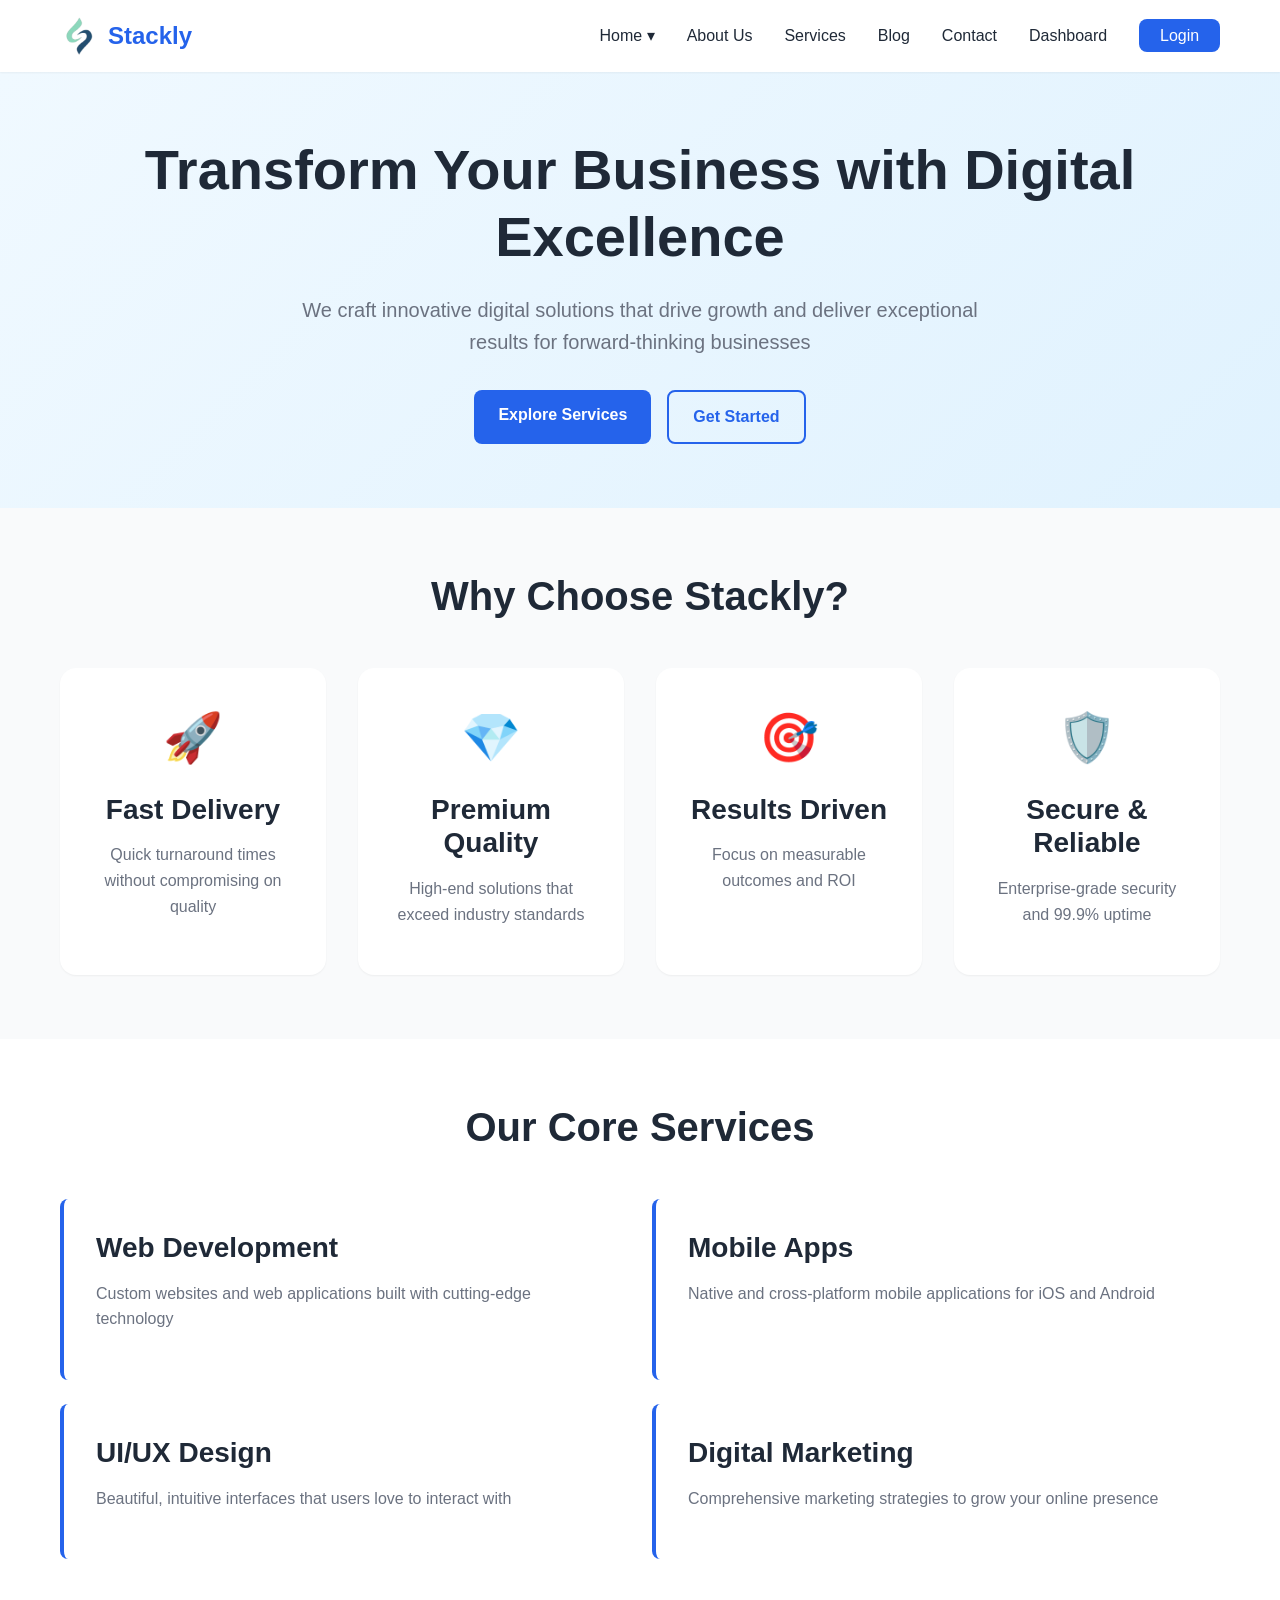
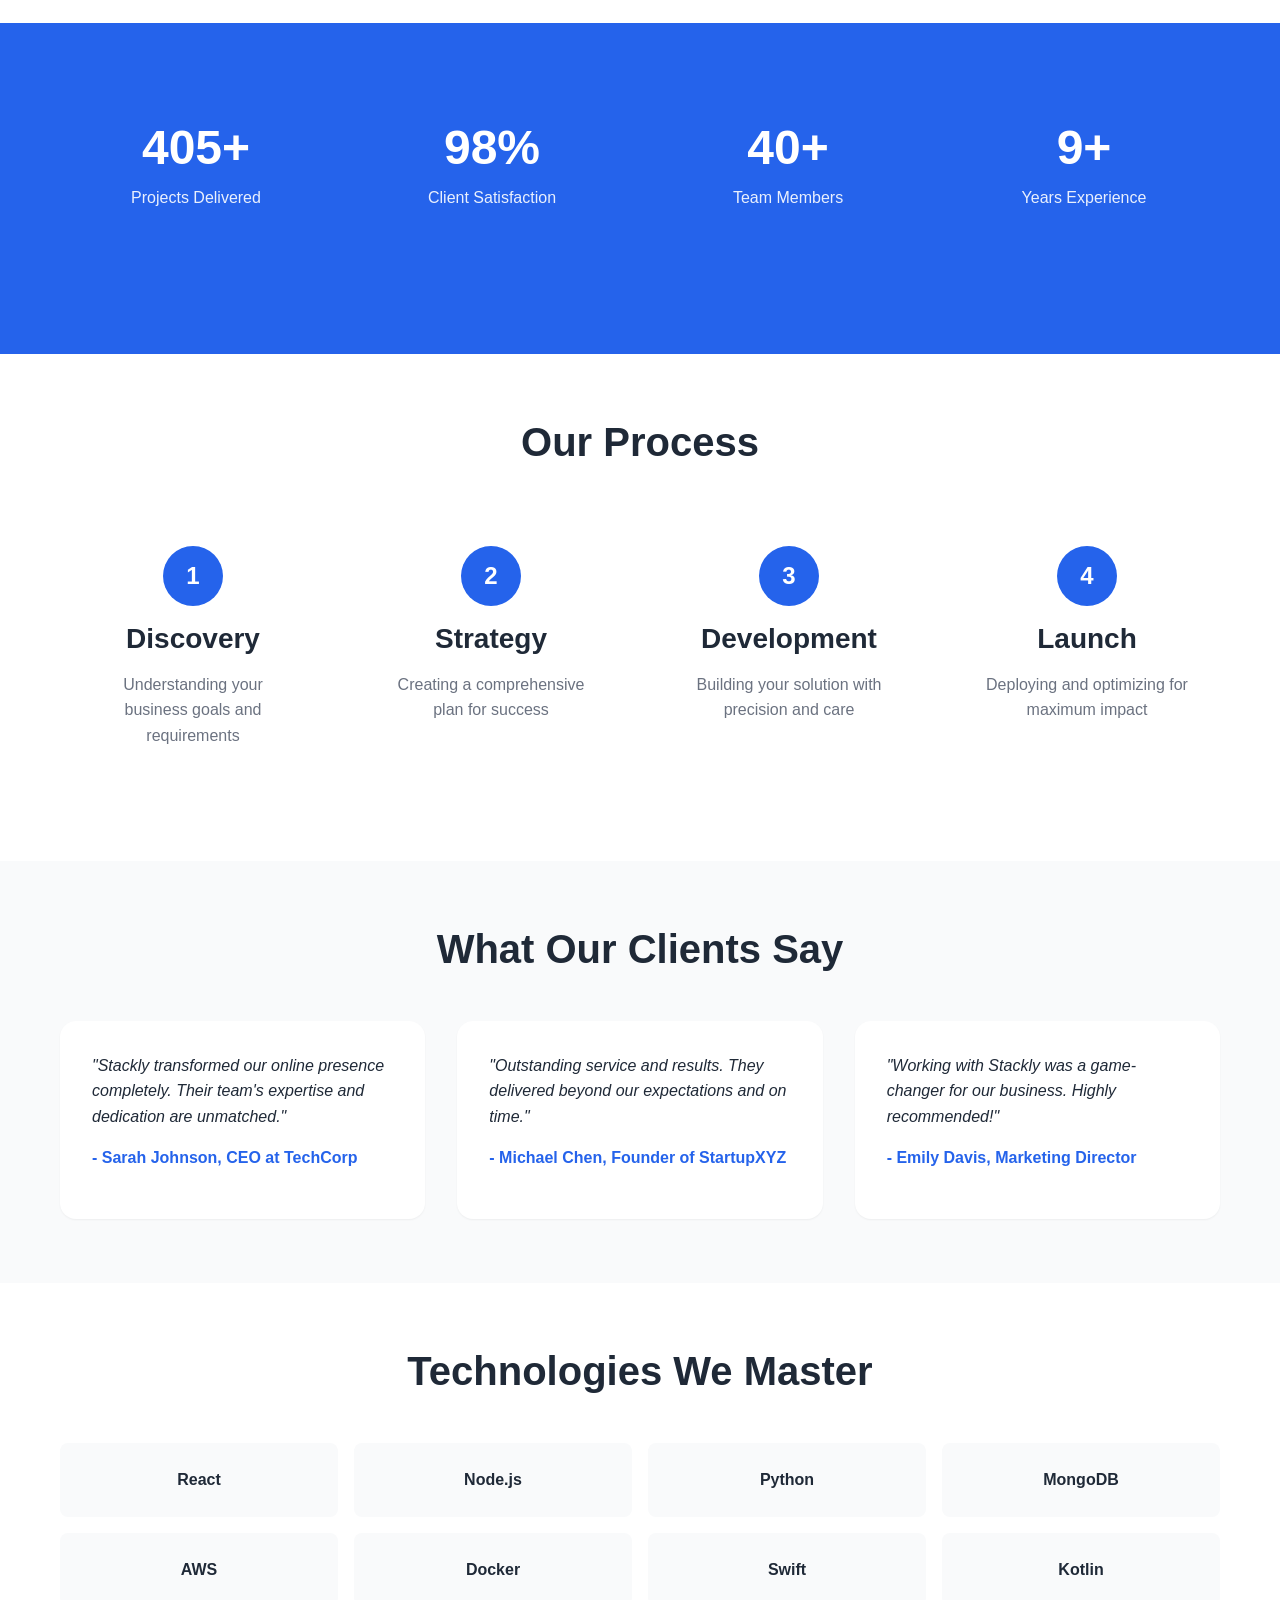
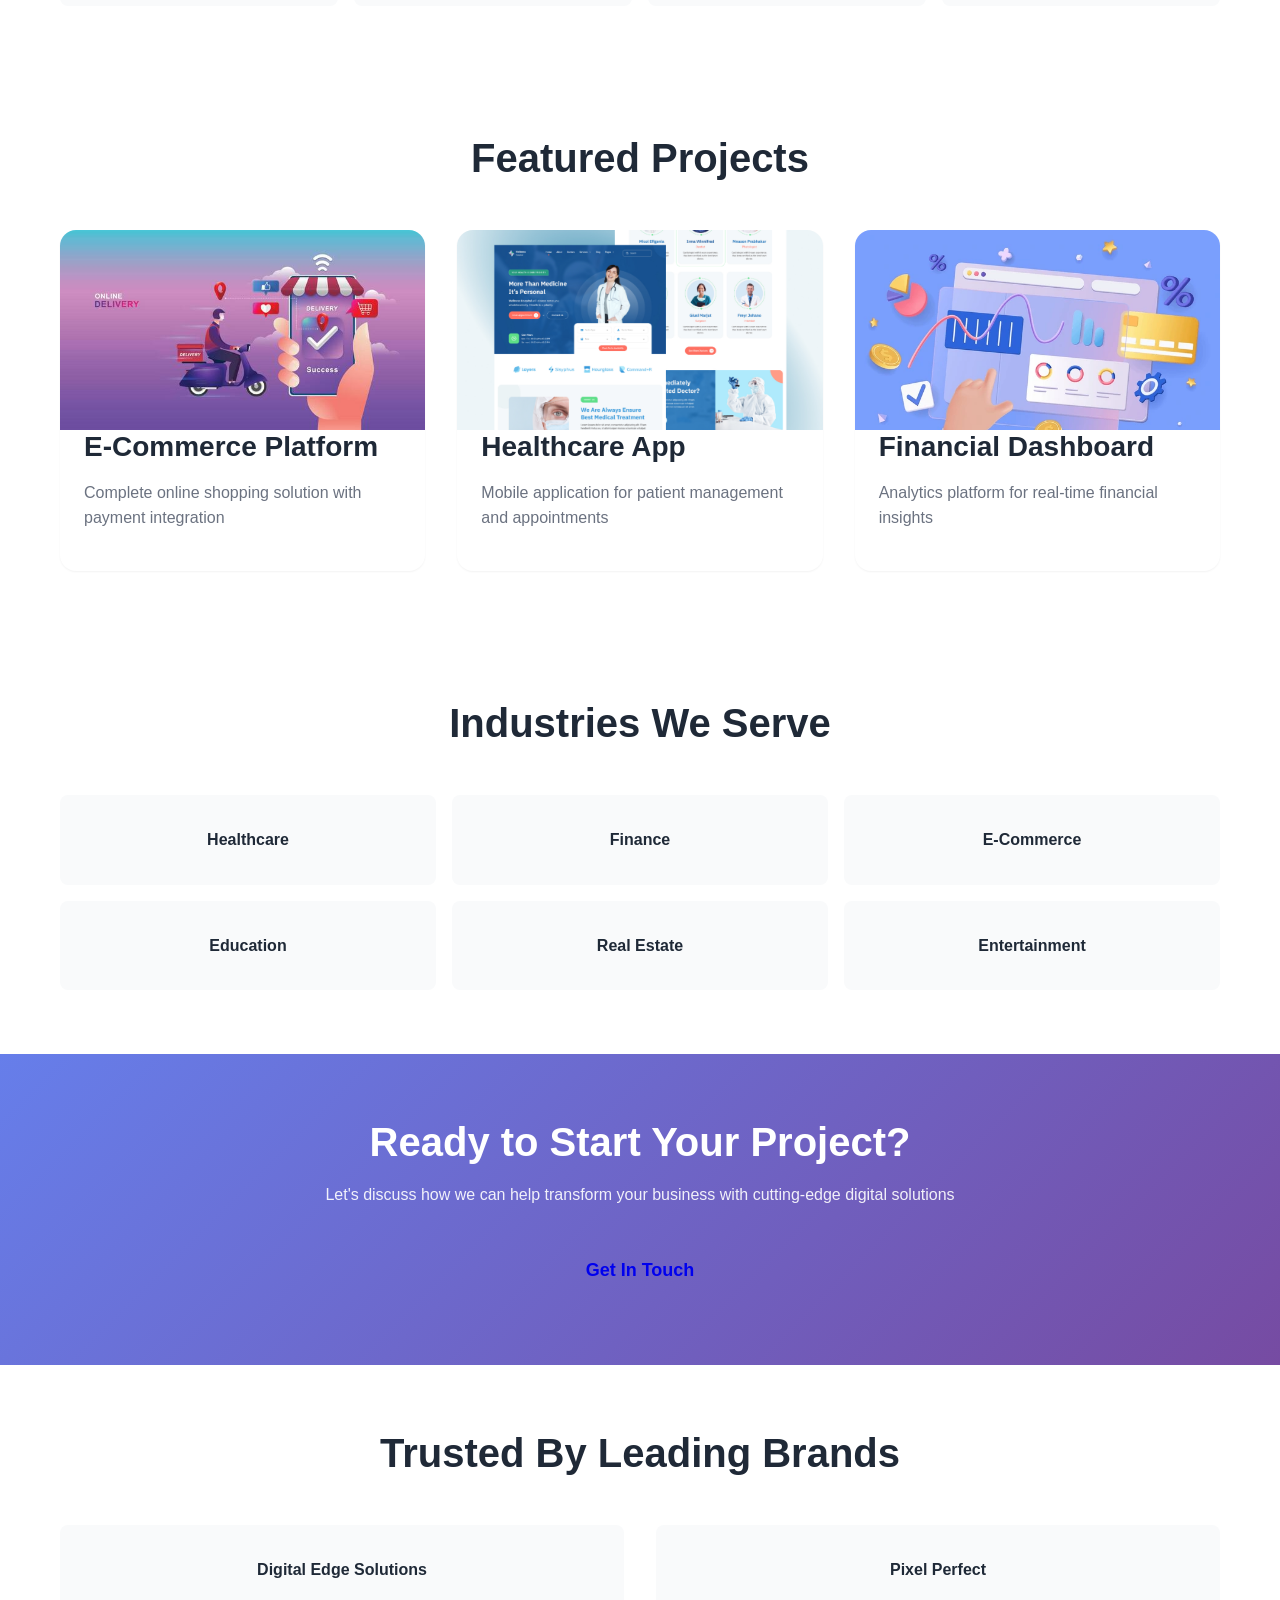
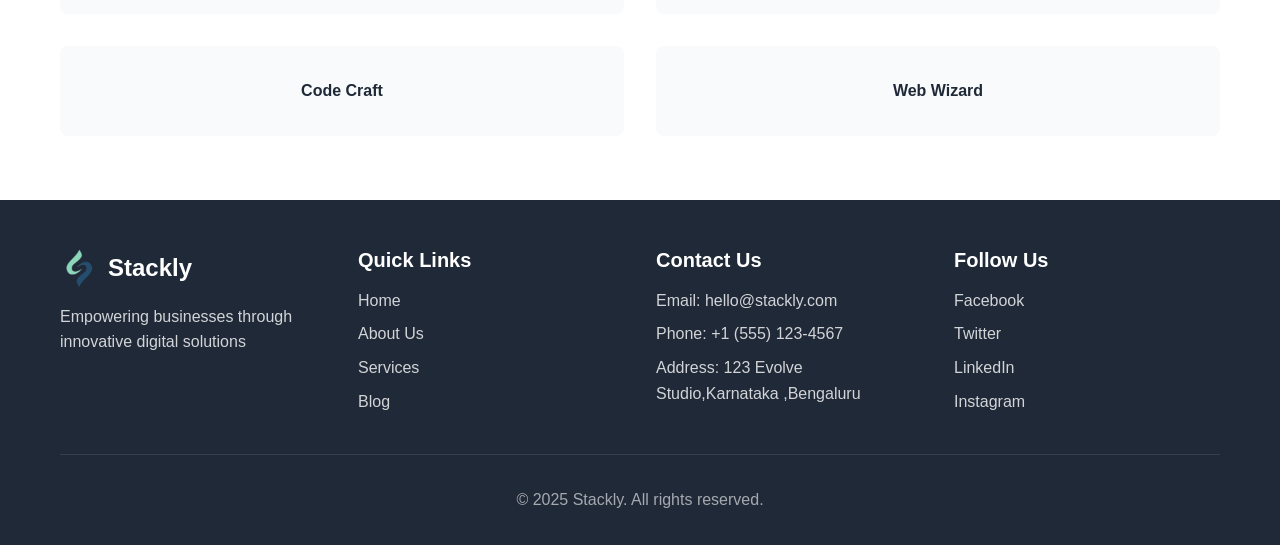
<file: digital services/index.html>
<!DOCTYPE html>
<html lang="en">
<head>
    <meta charset="UTF-8">
    <meta name="viewport" content="width=device-width, initial-scale=1.0">
    <title>Stackly - Digital Services</title>
    <link rel="stylesheet" href="./styles.css">
</head>
<body>
    <!-- Navigation -->
   <nav class="navbar">
    <div class="nav-container">

        <!-- Logo -->
        <a href="./index.html" class="logo">
            <img src="assets/logoimg.webp" alt="Stackly Logo" class="logo-icon" style="width: 40px; height: 40px; object-fit: contain;">
            <span class="logo-text">Stackly</span>
        </a>

        <!-- Mobile Toggle -->
        <button class="mobile-toggle" onclick="toggleMobileMenu()">
            <span></span>
            <span></span>
            <span></span>
        </button>

        <!-- Navigation Menu -->
        <ul class="nav-menu">

            <li class="dropdown">
                <a class="dropdown-toggle">Home ▾</a>
                <ul class="dropdown-menu">
                   
                    <li><a href="./home2.html">Home 2</a></li>
                    
                </ul>
            </li>

            <li><a href="./about.html">About Us</a></li>
            <li><a href="./services.html">Services</a></li>
            <li><a href="./blog.html">Blog</a></li>
            <li><a href="./contact.html">Contact</a></li>
            <li><a href="./dashboard.html">Dashboard</a></li>

            <li><a href="./login.html" class="nav-btn">Login</a></li>
        </ul>

    </div>
</nav>


    <!-- Hero Section -->
    <section class="hero">
        <div class="container">
            <h1 class="hero-title">Transform Your Business with Digital Excellence</h1>
            <p class="hero-subtitle">We craft innovative digital solutions that drive growth and deliver exceptional results for forward-thinking businesses</p>
            <div class="hero-buttons">
                <a href="./services.html" class="btn btn-primary">Explore Services</a>
                <a href="./contact.html" class="btn btn-secondary">Get Started</a>
            </div>
        </div>
    </section>

    <!-- Features Section -->
    <section class="features">
        <div class="container">
            <h2 class="section-title">Why Choose Stackly?</h2>
            <div class="features-grid">
                <div class="feature-card">
                    <div class="feature-icon">🚀</div>
                    <h3>Fast Delivery</h3>
                    <p>Quick turnaround times without compromising on quality</p>
                </div>
                <div class="feature-card">
                    <div class="feature-icon">💎</div>
                    <h3>Premium Quality</h3>
                    <p>High-end solutions that exceed industry standards</p>
                </div>
                <div class="feature-card">
                    <div class="feature-icon">🎯</div>
                    <h3>Results Driven</h3>
                    <p>Focus on measurable outcomes and ROI</p>
                </div>
                <div class="feature-card">
                    <div class="feature-icon">🛡️</div>
                    <h3>Secure & Reliable</h3>
                    <p>Enterprise-grade security and 99.9% uptime</p>
                </div>
            </div>
        </div>
    </section>

    <!-- Services Overview -->
    <section class="services-overview">
        <div class="container">
            <h2 class="section-title">Our Core Services</h2>
            <div class="services-grid">
                <div class="service-item">
                    <h3>Web Development</h3>
                    <p>Custom websites and web applications built with cutting-edge technology</p>
                </div>
                <div class="service-item">
                    <h3>Mobile Apps</h3>
                    <p>Native and cross-platform mobile applications for iOS and Android</p>
                </div>
                <div class="service-item">
                    <h3>UI/UX Design</h3>
                    <p>Beautiful, intuitive interfaces that users love to interact with</p>
                </div>
                <div class="service-item">
                    <h3>Digital Marketing</h3>
                    <p>Comprehensive marketing strategies to grow your online presence</p>
                </div>
            </div>
        </div>
    </section>

    <!-- Stats Section -->
    <section class="stats">
        <div class="container">
            <div class="stats-grid">
                <div class="stat-item">
                    <h3 class="stat-number">500+</h3>
                    <p>Projects Delivered</p>
                </div>
                <div class="stat-item">
                    <h3 class="stat-number">98%</h3>
                    <p>Client Satisfaction</p>
                </div>
                <div class="stat-item">
                    <h3 class="stat-number">50+</h3>
                    <p>Team Members</p>
                </div>
                <div class="stat-item">
                    <h3 class="stat-number">12+</h3>
                    <p>Years Experience</p>
                </div>
            </div>
        </div>
    </section>

    <!-- Process Section -->
    <section class="process">
        <div class="container">
            <h2 class="section-title">Our Process</h2>
            <div class="process-steps">
                <div class="process-step">
                    <div class="step-number">1</div>
                    <h3>Discovery</h3>
                    <p>Understanding your business goals and requirements</p>
                </div>
                <div class="process-step">
                    <div class="step-number">2</div>
                    <h3>Strategy</h3>
                    <p>Creating a comprehensive plan for success</p>
                </div>
                <div class="process-step">
                    <div class="step-number">3</div>
                    <h3>Development</h3>
                    <p>Building your solution with precision and care</p>
                </div>
                <div class="process-step">
                    <div class="step-number">4</div>
                    <h3>Launch</h3>
                    <p>Deploying and optimizing for maximum impact</p>
                </div>
            </div>
        </div>
    </section>

    <!-- Testimonials Section -->
    <section class="testimonials">
        <div class="container">
            <h2 class="section-title">What Our Clients Say</h2>
            <div class="testimonials-grid">
                <div class="testimonial-card">
                    <p class="testimonial-text">"Stackly transformed our online presence completely. Their team's expertise and dedication are unmatched."</p>
                    <p class="testimonial-author">- Sarah Johnson, CEO at TechCorp</p>
                </div>
                <div class="testimonial-card">
                    <p class="testimonial-text">"Outstanding service and results. They delivered beyond our expectations and on time."</p>
                    <p class="testimonial-author">- Michael Chen, Founder of StartupXYZ</p>
                </div>
                <div class="testimonial-card">
                    <p class="testimonial-text">"Working with Stackly was a game-changer for our business. Highly recommended!"</p>
                    <p class="testimonial-author">- Emily Davis, Marketing Director</p>
                </div>
            </div>
        </div>
    </section>

    <!-- Technology Stack -->
    <section class="tech-stack">
        <div class="container">
            <h2 class="section-title">Technologies We Master</h2>
            <div class="tech-grid">
                <div class="tech-item">React</div>
                <div class="tech-item">Node.js</div>
                <div class="tech-item">Python</div>
                <div class="tech-item">MongoDB</div>
                <div class="tech-item">AWS</div>
                <div class="tech-item">Docker</div>
                <div class="tech-item">Swift</div>
                <div class="tech-item">Kotlin</div>
            </div>
        </div>
    </section>

    <!-- Portfolio Preview -->
    <section class="portfolio-preview">
        <div class="container">
            <h2 class="section-title">Featured Projects</h2>
            <div class="portfolio-grid">
                <div class="portfolio-item">
                    <div class="portfolio-image1"></div>
                    <h3>E-Commerce Platform</h3>
                    <p>Complete online shopping solution with payment integration</p>
                </div>
                <div class="portfolio-item">
                    <div class="portfolio-image2"></div>
                    <h3>Healthcare App</h3>
                    <p>Mobile application for patient management and appointments</p>
                </div>
                <div class="portfolio-item">
                    <div class="portfolio-image3"></div>
                    <h3>Financial Dashboard</h3>
                    <p>Analytics platform for real-time financial insights</p>
                </div>
            </div>
        </div>
    </section>

    <!-- Industries Section -->
    <section class="industries">
        <div class="container">
            <h2 class="section-title">Industries We Serve</h2>
            <div class="industries-grid">
                <div class="industry-card">Healthcare</div>
                <div class="industry-card">Finance</div>
                <div class="industry-card">E-Commerce</div>
                <div class="industry-card">Education</div>
                <div class="industry-card">Real Estate</div>
                <div class="industry-card">Entertainment</div>
            </div>
        </div>
    </section>

    <!-- CTA Section -->
    <section class="cta">
        <div class="container">
            <h2>Ready to Start Your Project?</h2>
            <p>Let's discuss how we can help transform your business with cutting-edge digital solutions</p>
            <a href="./contact.html" class="btn btn-large">Get In Touch</a>
        </div>
    </section>

    <!-- Partners Section -->
    <section class="partners">
        <div class="container">
            <h2 class="section-title">Trusted By Leading Brands</h2>
            <div class="partners-grid">
                <div class="partner-logo">Digital Edge Solutions</div>
                <div class="partner-logo">Pixel Perfect</div>
                <div class="partner-logo">Code Craft</div>
                <div class="partner-logo">Web Wizard</div>
            </div>
        </div>
    </section>

    <!-- Footer -->
    <footer class="footer">
        <div class="container">
            <div class="footer-grid">
                <div class="footer-col">
                    <div class="footer-logo">
                        <img src="assets/logoimg.webp" alt="Stackly Logo" class="logo-icon" style="width: 40px; height: 40px; object-fit: contain;">
                        <span class="logo-text">Stackly</span>
                    </div>
                    <p class="footer-desc">Empowering businesses through innovative digital solutions</p>
                </div>
                <div class="footer-col">
                    <h4>Quick Links</h4>
                    <ul>
                        
                <li class="dropdown">
                    <a href="./index.html" class="dropdown-toggle">Home</a>
                    <ul class="dropdown-menu">
                        <li><a href="./home2.html">Home 2</a></li>
                    </ul>
                </li>

                        <li><a href="./about.html">About Us</a></li>
                        <li><a href="./services.html">Services</a></li>
                        <li><a href="./blog.html">Blog</a></li>
                    </ul>
                </div>
                <div class="footer-col">
                    <h4>Contact Us</h4>
                    <p>Email: hello@stackly.com</p>
                    <p>Phone: +1 (555) 123-4567</p>
                    <p>Address: 123 Evolve Studio,Karnataka ,Bengaluru</p>
                </div>
                <div class="footer-col">
                    <h4>Follow Us</h4>
                    <div class="social-links">
                        <a href="./404.html">Facebook</a>
                        <a href="./404.html">Twitter</a>
                        <a href="./404.html">LinkedIn</a>
                        <a href="./404.html">Instagram</a>
                    </div>
                </div>
            </div>
            <div class="footer-bottom">
                <p>&copy; 2025 Stackly. All rights reserved.</p>
            </div>
        </div>
    </footer>

    <script src="./script.js"></script>
</body>
</html>
</file>
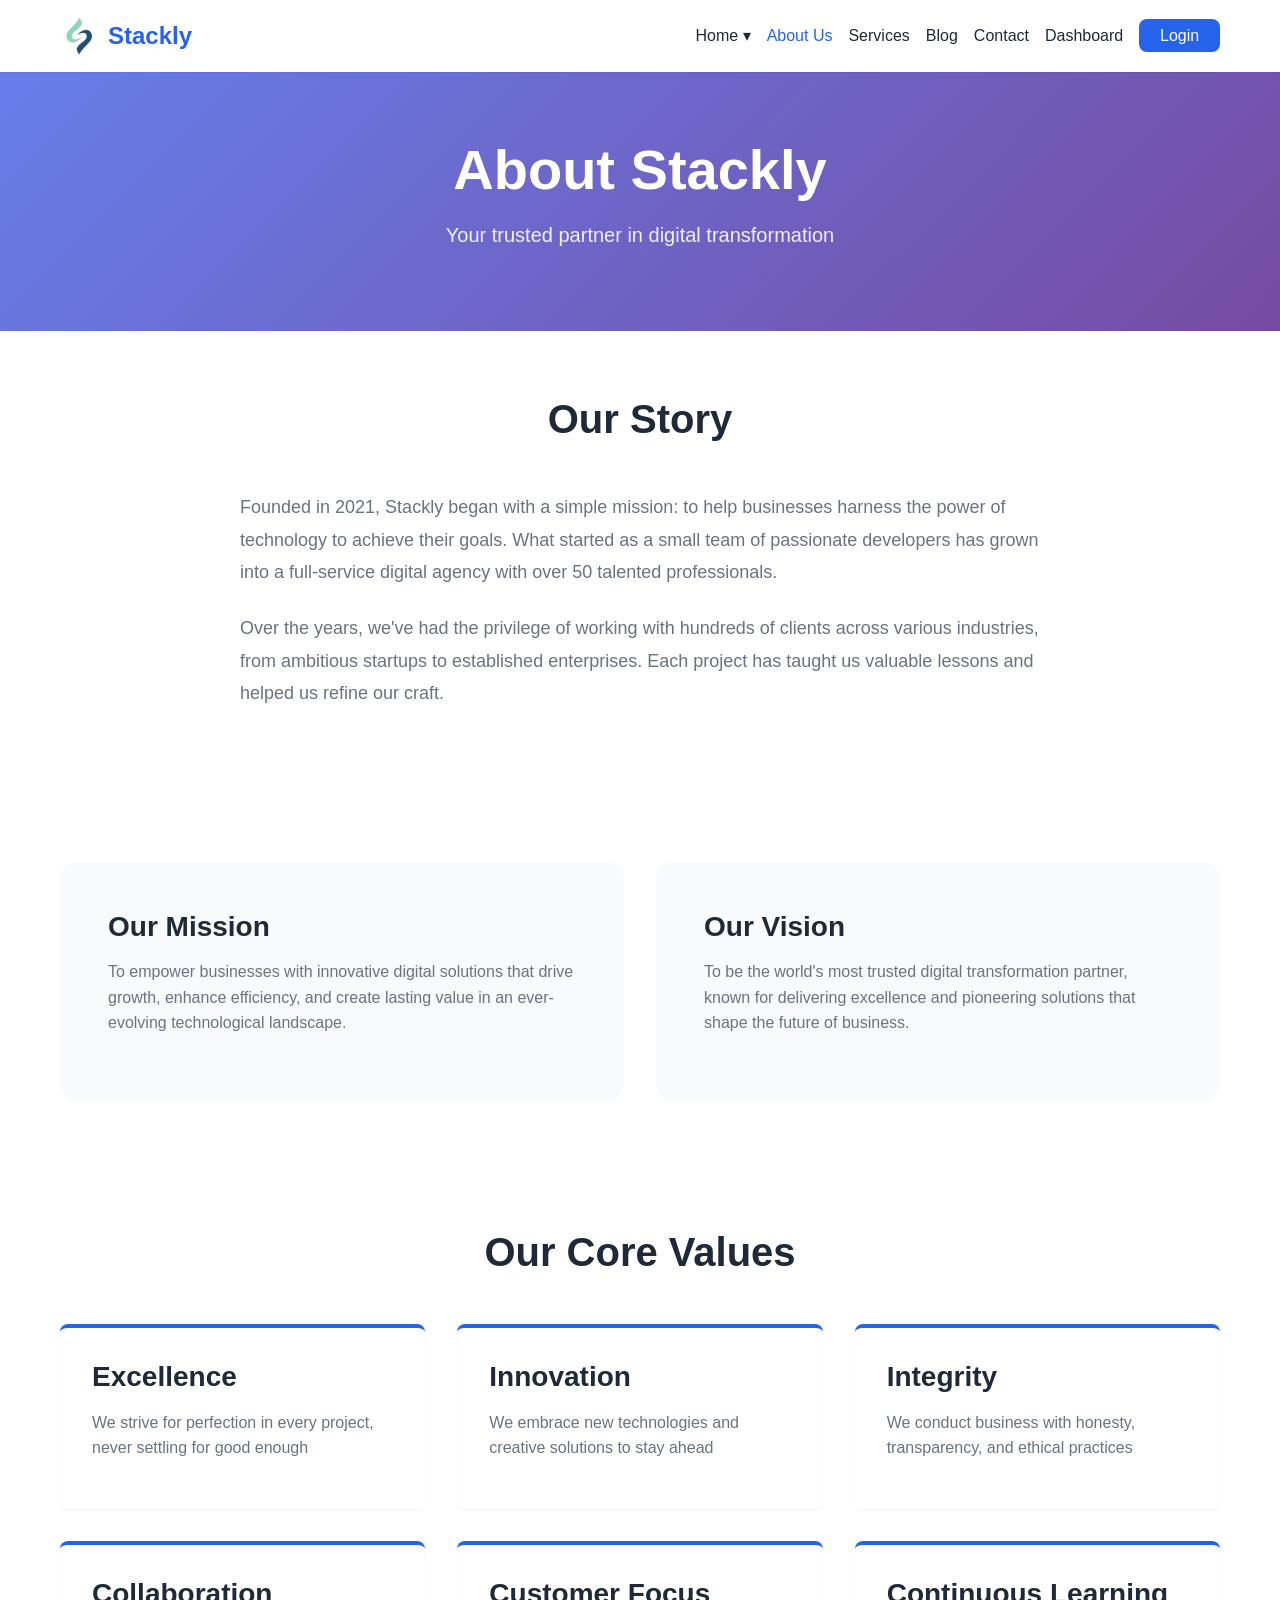
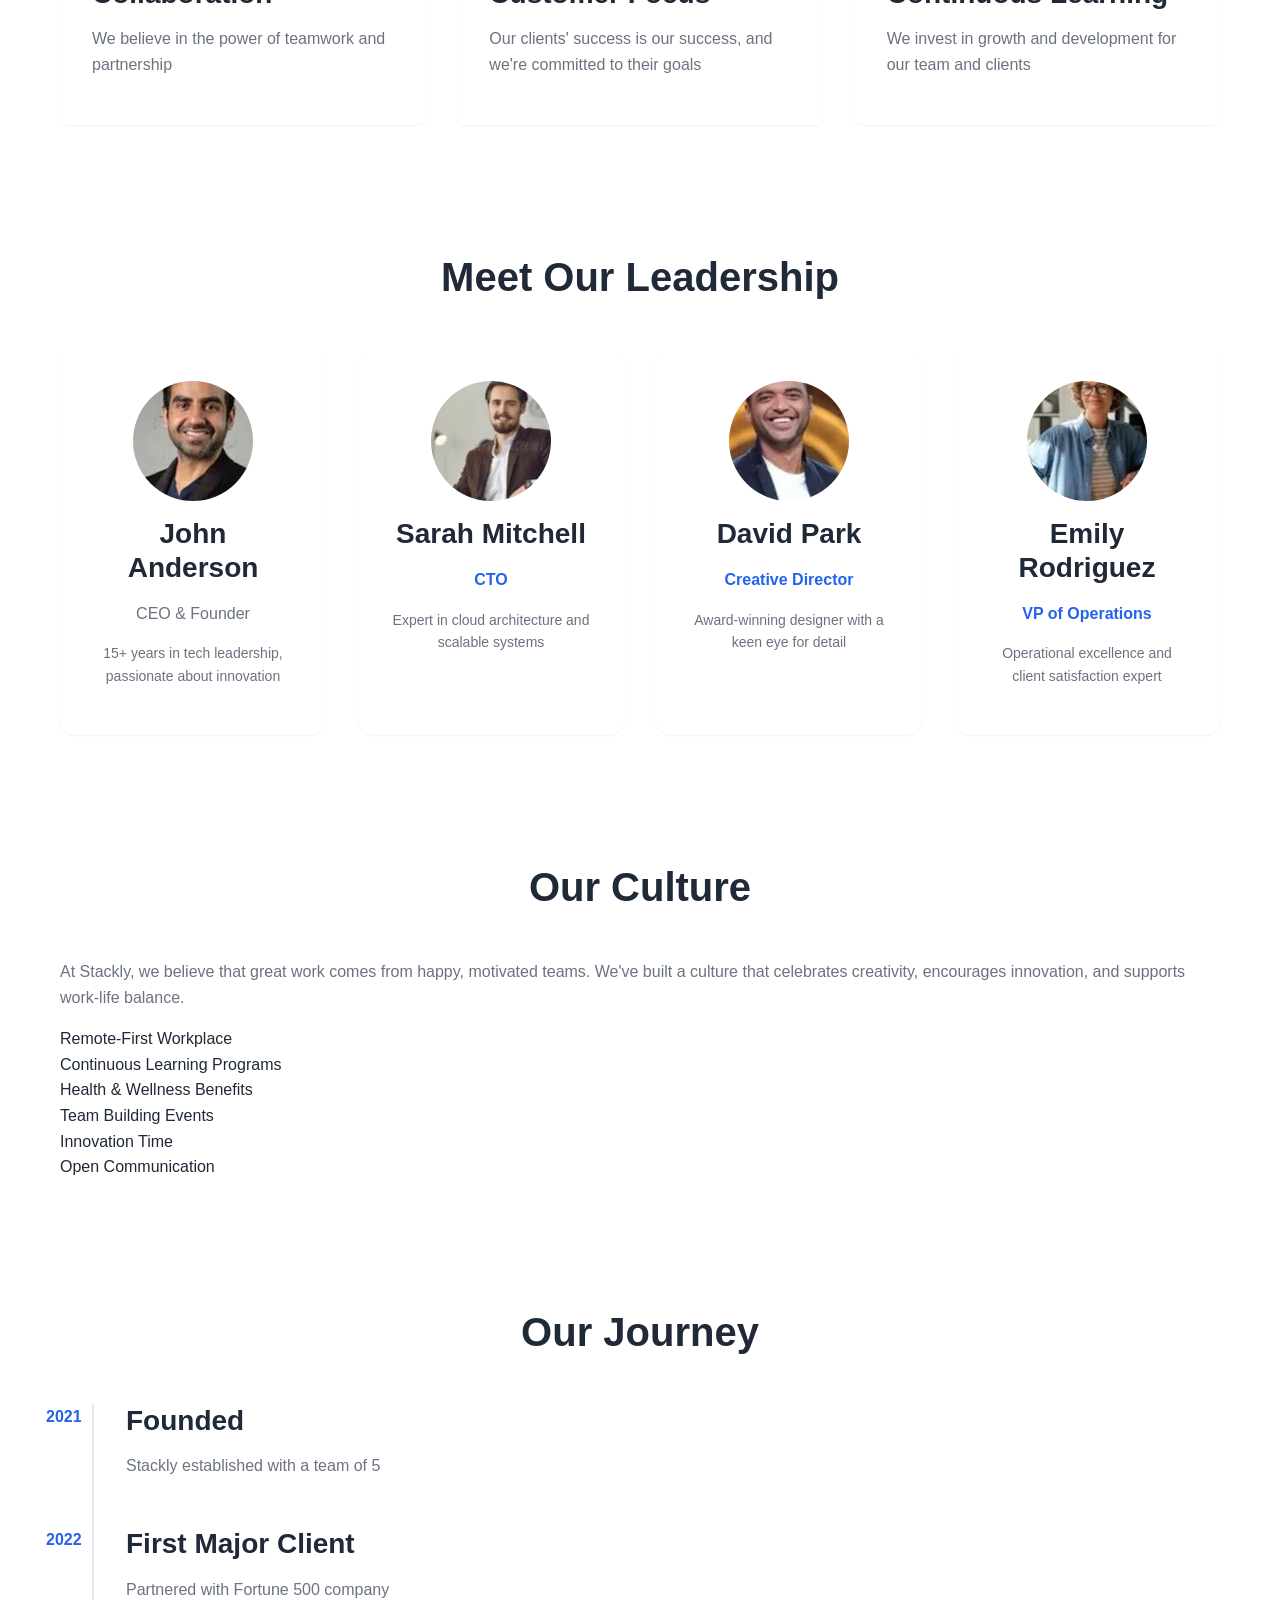
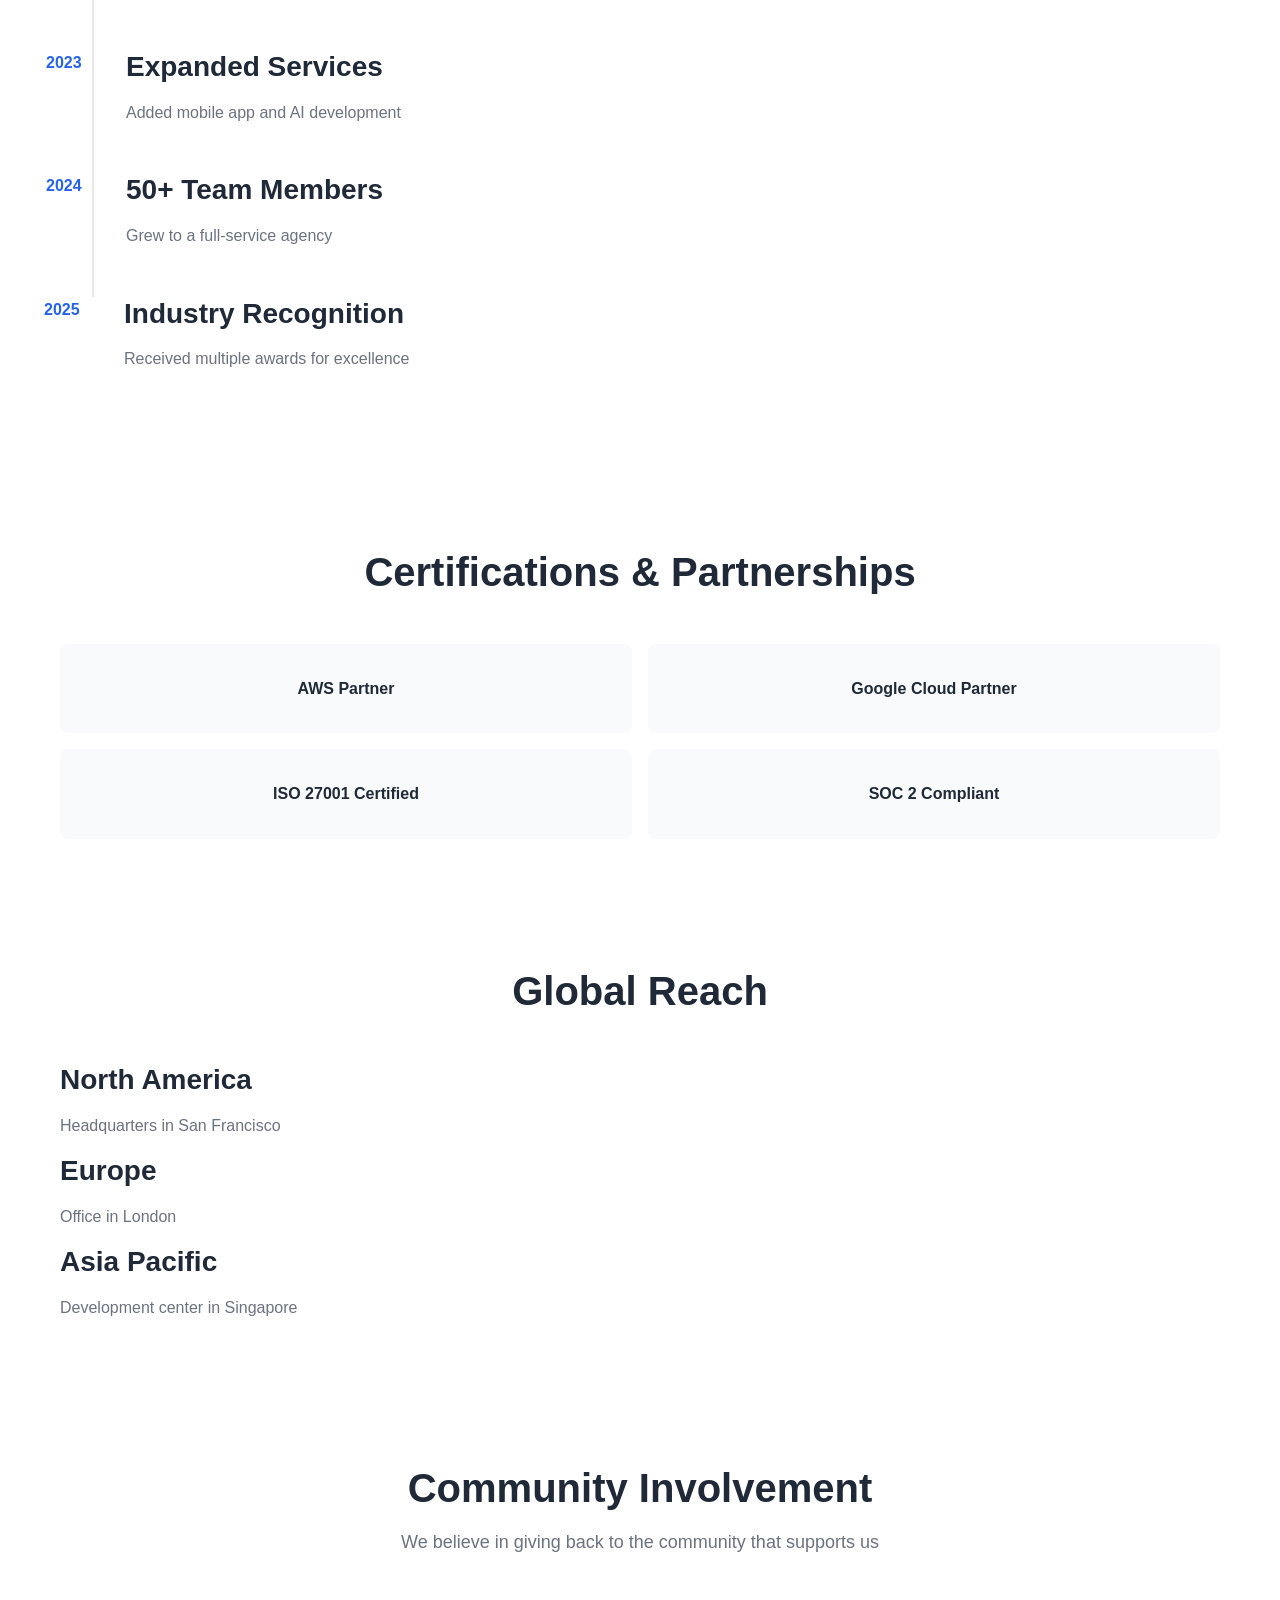
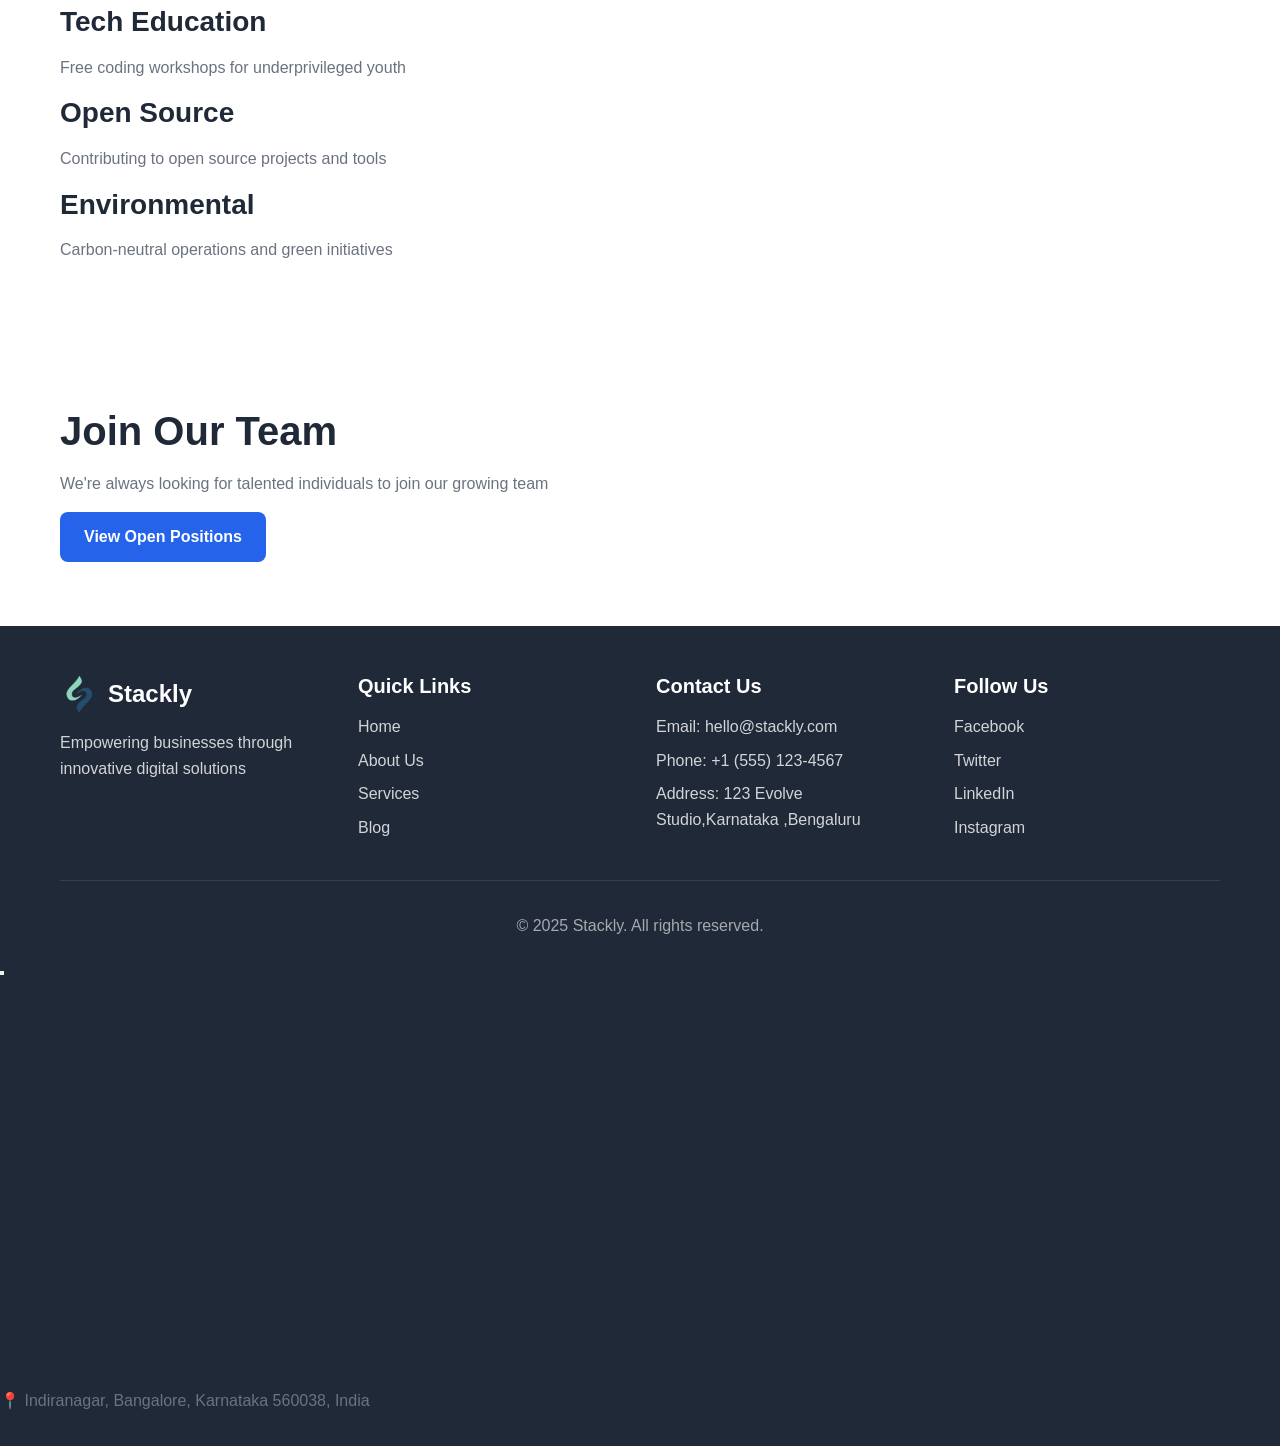
<file: about.html>
<!DOCTYPE html>
<html lang="en">
<head>
    <meta charset="UTF-8">
    <meta name="viewport" content="width=device-width, initial-scale=1.0">
    <title>Stackly</title>
    <link rel="stylesheet" href="./styles.css">
</head>
<body>
    <!-- Navigation -->
   <nav class="navbar">
    <div class="nav-container">

        <!-- Logo -->
        <a href="./index.html" class="logo">
            <img src="assets/logoimg.webp" alt="Stackly Logo" class="logo-icon" style="width: 40px; height: 40px; object-fit: contain;">
            <span class="logo-text">Stackly</span>
        </a>

        <!-- Mobile Toggle -->
        <button class="mobile-toggle" onclick="toggleMobileMenu()">
            <span></span>
            <span></span>
            <span></span>
        </button>

        <!-- Navigation Menu -->
        <ul class="nav-menu">

            <li class="dropdown">
                <a class="dropdown-toggle">Home ▾</a>
                <ul class="dropdown-menu">
                   
                    <li><a href="./home2.html">Home 2</a></li>
                    
                </ul>
            </li>

            <li><a href="./about.html">About Us</a></li>
            <li><a href="./services.html">Services</a></li>
            <li><a href="./blog.html">Blog</a></li>
            <li><a href="./contact.html">Contact</a></li>
            <li><a href="./dashboard.html">Dashboard</a></li>

            <li><a href="./login.html" class="nav-btn">Login</a></li>
        </ul>

    </div>
</nav>

    <!-- Page Header -->
    <section class="page-header">
        <div class="container">
            <h1>About Stackly</h1>
            <p>Your trusted partner in digital transformation</p>
        </div>
    </section>

    <!-- Company Story -->
    <section class="company-story">
        <div class="container">
            <h2 class="section-title">Our Story</h2>
            <div class="story-content">
                <p>Founded in 2021, Stackly began with a simple mission: to help businesses harness the power of technology to achieve their goals. What started as a small team of passionate developers has grown into a full-service digital agency with over 50 talented professionals.</p>
                <p>Over the years, we've had the privilege of working with hundreds of clients across various industries, from ambitious startups to established enterprises. Each project has taught us valuable lessons and helped us refine our craft.</p>
            </div>
        </div>
    </section>

    <!-- Mission & Vision -->
    <section class="mission-vision">
        <div class="container">
            <div class="mv-grid">
                <div class="mv-card">
                    <h3>Our Mission</h3>
                    <p>To empower businesses with innovative digital solutions that drive growth, enhance efficiency, and create lasting value in an ever-evolving technological landscape.</p>
                </div>
                <div class="mv-card">
                    <h3>Our Vision</h3>
                    <p>To be the world's most trusted digital transformation partner, known for delivering excellence and pioneering solutions that shape the future of business.</p>
                </div>
            </div>
        </div>
    </section>

    <!-- Core Values -->
    <section class="core-values">
        <div class="container">
            <h2 class="section-title">Our Core Values</h2>
            <div class="values-grid">
                <div class="value-item">
                    <h3>Excellence</h3>
                    <p>We strive for perfection in every project, never settling for good enough</p>
                </div>
                <div class="value-item">
                    <h3>Innovation</h3>
                    <p>We embrace new technologies and creative solutions to stay ahead</p>
                </div>
                <div class="value-item">
                    <h3>Integrity</h3>
                    <p>We conduct business with honesty, transparency, and ethical practices</p>
                </div>
                <div class="value-item">
                    <h3>Collaboration</h3>
                    <p>We believe in the power of teamwork and partnership</p>
                </div>
                <div class="value-item">
                    <h3>Customer Focus</h3>
                    <p>Our clients' success is our success, and we're committed to their goals</p>
                </div>
                <div class="value-item">
                    <h3>Continuous Learning</h3>
                    <p>We invest in growth and development for our team and clients</p>
                </div>
            </div>
        </div>
    </section>

    <!-- Team Section -->
    <section class="team-section">
        <div class="container">
            <h2 class="section-title">Meet Our Leadership</h2>
            <div class="team-grid">
                <div class="team-member">
                    <div class="member-photo1"></div>
                    <h3>John Anderson</h3>
                    <p class="member-role1">CEO & Founder</p>
                    <p class="member-bio">15+ years in tech leadership, passionate about innovation</p>
                </div>
                <div class="team-member">
                    <div class="member-photo2"></div>
                    <h3>Sarah Mitchell</h3>
                    <p class="member-role">CTO</p>
                    <p class="member-bio">Expert in cloud architecture and scalable systems</p>
                </div>
                <div class="team-member">
                    <div class="member-photo3"></div>
                    <h3>David Park</h3>
                    <p class="member-role">Creative Director</p>
                    <p class="member-bio">Award-winning designer with a keen eye for detail</p>
                </div>
                <div class="team-member">
                    <div class="member-photo4"></div>
                    <h3>Emily Rodriguez</h3>
                    <p class="member-role">VP of Operations</p>
                    <p class="member-bio">Operational excellence and client satisfaction expert</p>
                </div>
            </div>
        </div>
    </section>

    <!-- Company Culture -->
    <section class="company-culture">
        <div class="container">
            <h2 class="section-title">Our Culture</h2>
            <div class="culture-content">
                <p>At Stackly, we believe that great work comes from happy, motivated teams. We've built a culture that celebrates creativity, encourages innovation, and supports work-life balance.</p>
                <div class="culture-highlights">
                    <div class="culture-item">Remote-First Workplace</div>
                    <div class="culture-item">Continuous Learning Programs</div>
                    <div class="culture-item">Health & Wellness Benefits</div>
                    <div class="culture-item">Team Building Events</div>
                    <div class="culture-item">Innovation Time</div>
                    <div class="culture-item">Open Communication</div>
                </div>
            </div>
        </div>
    </section>

    <!-- Achievements Timeline -->
    <section class="achievements">
        <div class="container">
            <h2 class="section-title">Our Journey</h2>
            <div class="timeline">
                <div class="timeline-item">
                    <div class="timeline-year">2021</div>
                    <h3>Founded</h3>
                    <p>Stackly established with a team of 5</p>
                </div>
                <div class="timeline-item">
                    <div class="timeline-year">2022</div>
                    <h3>First Major Client</h3>
                    <p>Partnered with Fortune 500 company</p>
                </div>
                <div class="timeline-item">
                    <div class="timeline-year">2023</div>
                    <h3>Expanded Services</h3>
                    <p>Added mobile app and AI development</p>
                </div>
                <div class="timeline-item">
                    <div class="timeline-year">2024</div>
                    <h3>50+ Team Members</h3>
                    <p>Grew to a full-service agency</p>
                </div>
                <div class="timeline-item">
                    <div class="timeline-year">2025</div>
                    <h3>Industry Recognition</h3>
                    <p>Received multiple awards for excellence</p>
                </div>
            </div>
        </div>
    </section>

    <!-- Certifications -->
    <section class="certifications">
        <div class="container">
            <h2 class="section-title">Certifications & Partnerships</h2>
            <div class="cert-grid">
                <div class="cert-item">AWS Partner</div>
                <div class="cert-item">Google Cloud Partner</div>
                <div class="cert-item">ISO 27001 Certified</div>
                <div class="cert-item">SOC 2 Compliant</div>
            </div>
        </div>
    </section>

    <!-- Global Presence -->
    <section class="global-presence">
        <div class="container">
            <h2 class="section-title">Global Reach</h2>
            <div class="presence-grid">
                <div class="presence-item">
                    <h3>North America</h3>
                    <p>Headquarters in San Francisco</p>
                </div>
                <div class="presence-item">
                    <h3>Europe</h3>
                    <p>Office in London</p>
                </div>
                <div class="presence-item">
                    <h3>Asia Pacific</h3>
                    <p>Development center in Singapore</p>
                </div>
            </div>
        </div>
    </section>

    <!-- Community Involvement -->
    <section class="community">
        <div class="container">
            <h2 class="section-title">Community Involvement</h2>
            <p class="section-subtitle">We believe in giving back to the community that supports us</p>
            <div class="community-initiatives">
                <div class="initiative-card">
                    <h3>Tech Education</h3>
                    <p>Free coding workshops for underprivileged youth</p>
                </div>
                <div class="initiative-card">
                    <h3>Open Source</h3>
                    <p>Contributing to open source projects and tools</p>
                </div>
                <div class="initiative-card">
                    <h3>Environmental</h3>
                    <p>Carbon-neutral operations and green initiatives</p>
                </div>
            </div>
        </div>
    </section>

    <!-- Career CTA -->
    <section class="career-cta">
        <div class="container">
            <h2>Join Our Team</h2>
            <p>We're always looking for talented individuals to join our growing team</p>
            <a href="./contact.html" class="btn btn-primary">View Open Positions</a>
        </div>
    </section>

    <!-- Footer -->
    <footer class="footer">
        <div class="container">
            <div class="footer-grid">
                <div class="footer-col">
                    <div class="footer-logo">
                        <img src="assets/logoimg.webp" alt="Stackly Logo" class="logo-icon" style="width: 40px; height: 40px; object-fit: contain;">
                        <span class="logo-text">Stackly</span>
                    </div>
                    <p class="footer-desc">Empowering businesses through innovative digital solutions</p>
                </div>
                <div class="footer-col">
                    <h4>Quick Links</h4>
                    <ul>
                        
                <li class="dropdown">
                    <a href="./index.html" class="dropdown-toggle">Home</a>
                    <ul class="dropdown-menu">
                        <li><a href="./home2.html">Home 2</a></li>
                    </ul>
                </li>

                        <li><a href="./about.html">About Us</a></li>
                        <li><a href="./services.html">Services</a></li>
                        <li><a href="./blog.html">Blog</a></li>
                    </ul>
                </div>
                <div class="footer-col">
                    <h4>Contact Us</h4>
                    <p>Email: hello@stackly.com</p>
                    <p>Phone: +1 (555) 123-4567</p>
                    <p>Address: 123 Evolve Studio,Karnataka ,Bengaluru</p>
                </div>
                <div class="footer-col">
                    <h4>Follow Us</h4>
                    <div class="social-links">
                        <a href="./404.html">Facebook</a>
                        <a href="./404.html">Twitter</a>
                        <a href="./404.html">LinkedIn</a>
                        <a href="./404.html">Instagram</a>
                    </div>
                </div>
            </div>
            <div class="footer-bottom">
                <p>&copy; 2025 Stackly. All rights reserved.</p>
            </div>
        </div>
        <div class="map-modal" id="mapModal">
      <div class="map-modal-content">
        <button class="map-modal-close" data-map-close aria-label="Close map">
         
        </button>
        
        <div class="map-container">
          <iframe src="https://www.google.com/maps/embed?pb=!1m18!1m12!1m3!1d3887.826169413119!2d77.6298!3d12.9716!2m3!1f0!2f0!3f0!3m2!1i1024!2i768!4f13.1!3m3!1m2!1s0x3bae1a1e1e1e1e1f%3A0x1e1e1e1e1e1e1e1e!2sIndiranagar%2C%20Bengaluru%2C%20Karnataka!5e0!3m2!1sen!2sin!4v" width="100%" height="400" style="border:0; border-radius: 1rem;" allowfullscreen="" loading="lazy" referrerpolicy="no-referrer-when-downgrade"></iframe>
        </div>
        <p class="location-info">📍 Indiranagar, Bangalore, Karnataka 560038, India</p>
      </div>
    </div>
    </footer>

    <script src="./script.js"></script>
</body>
</html>
</file>
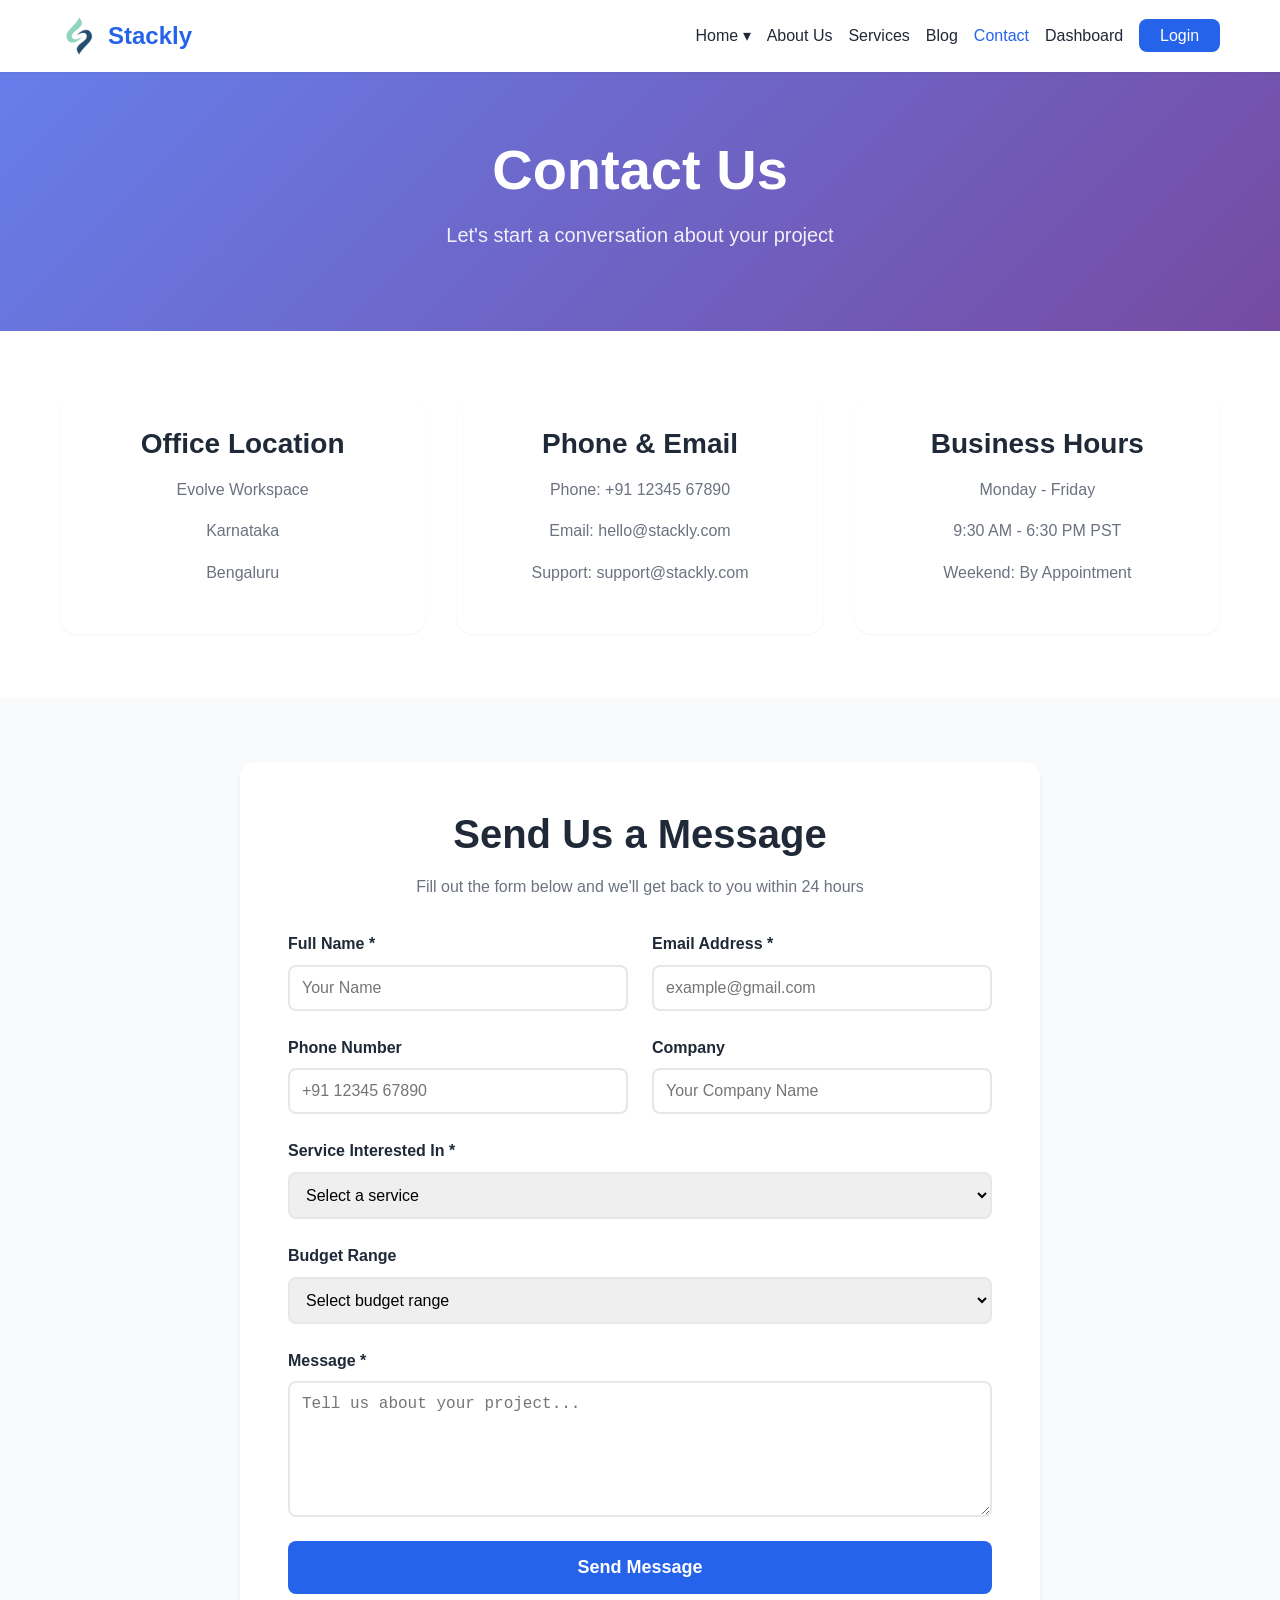
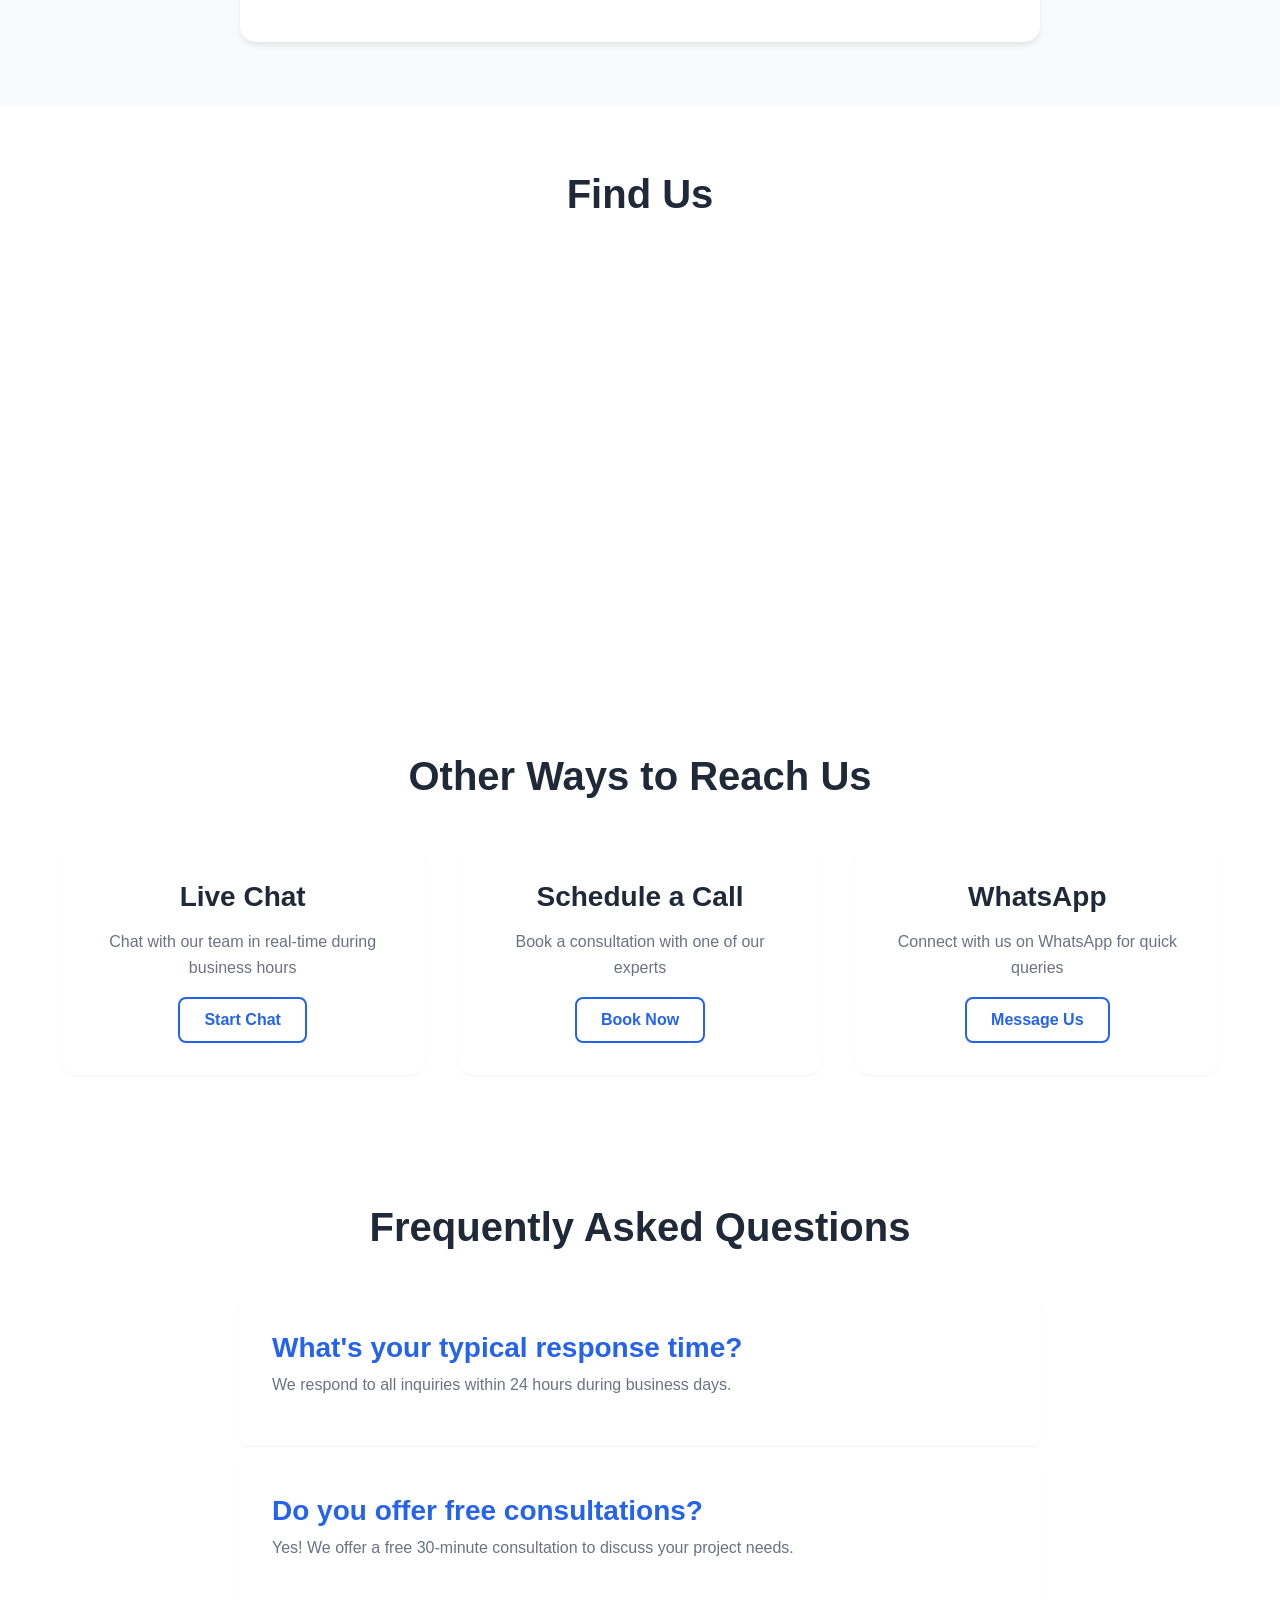
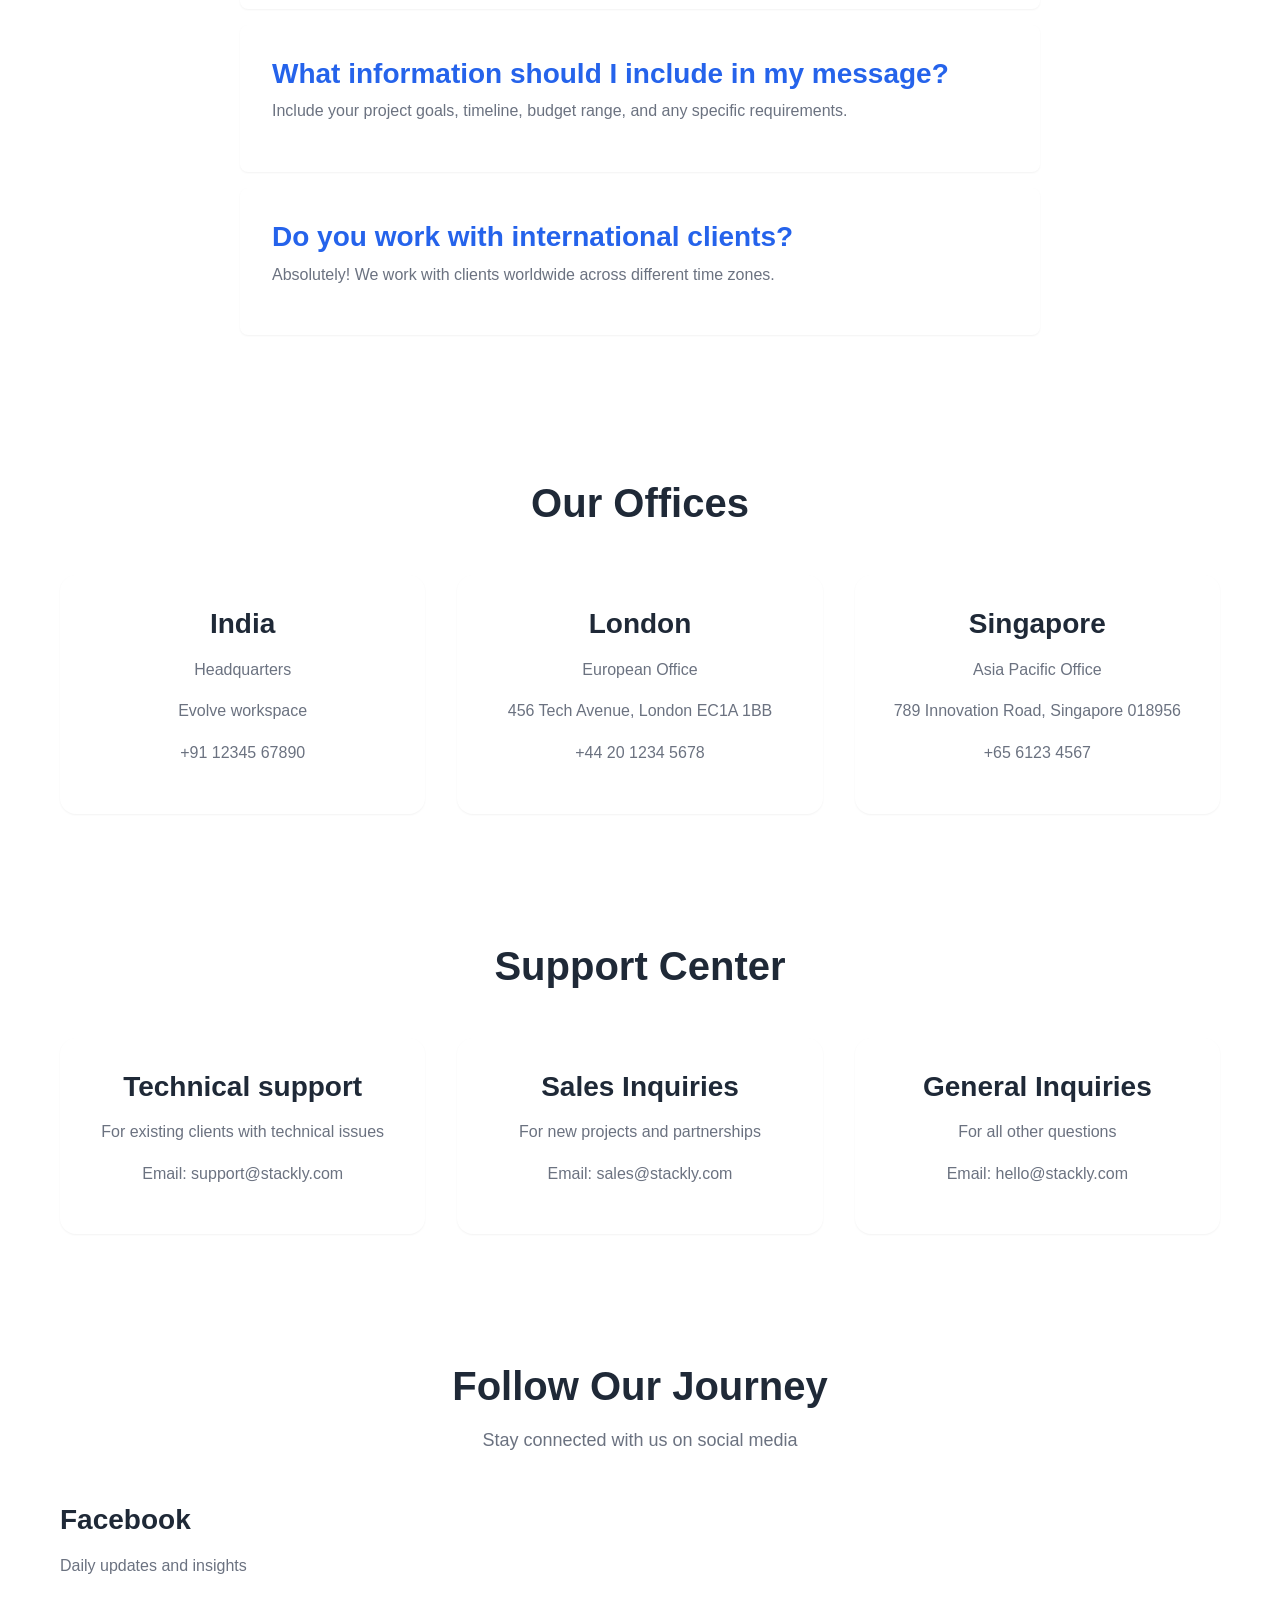
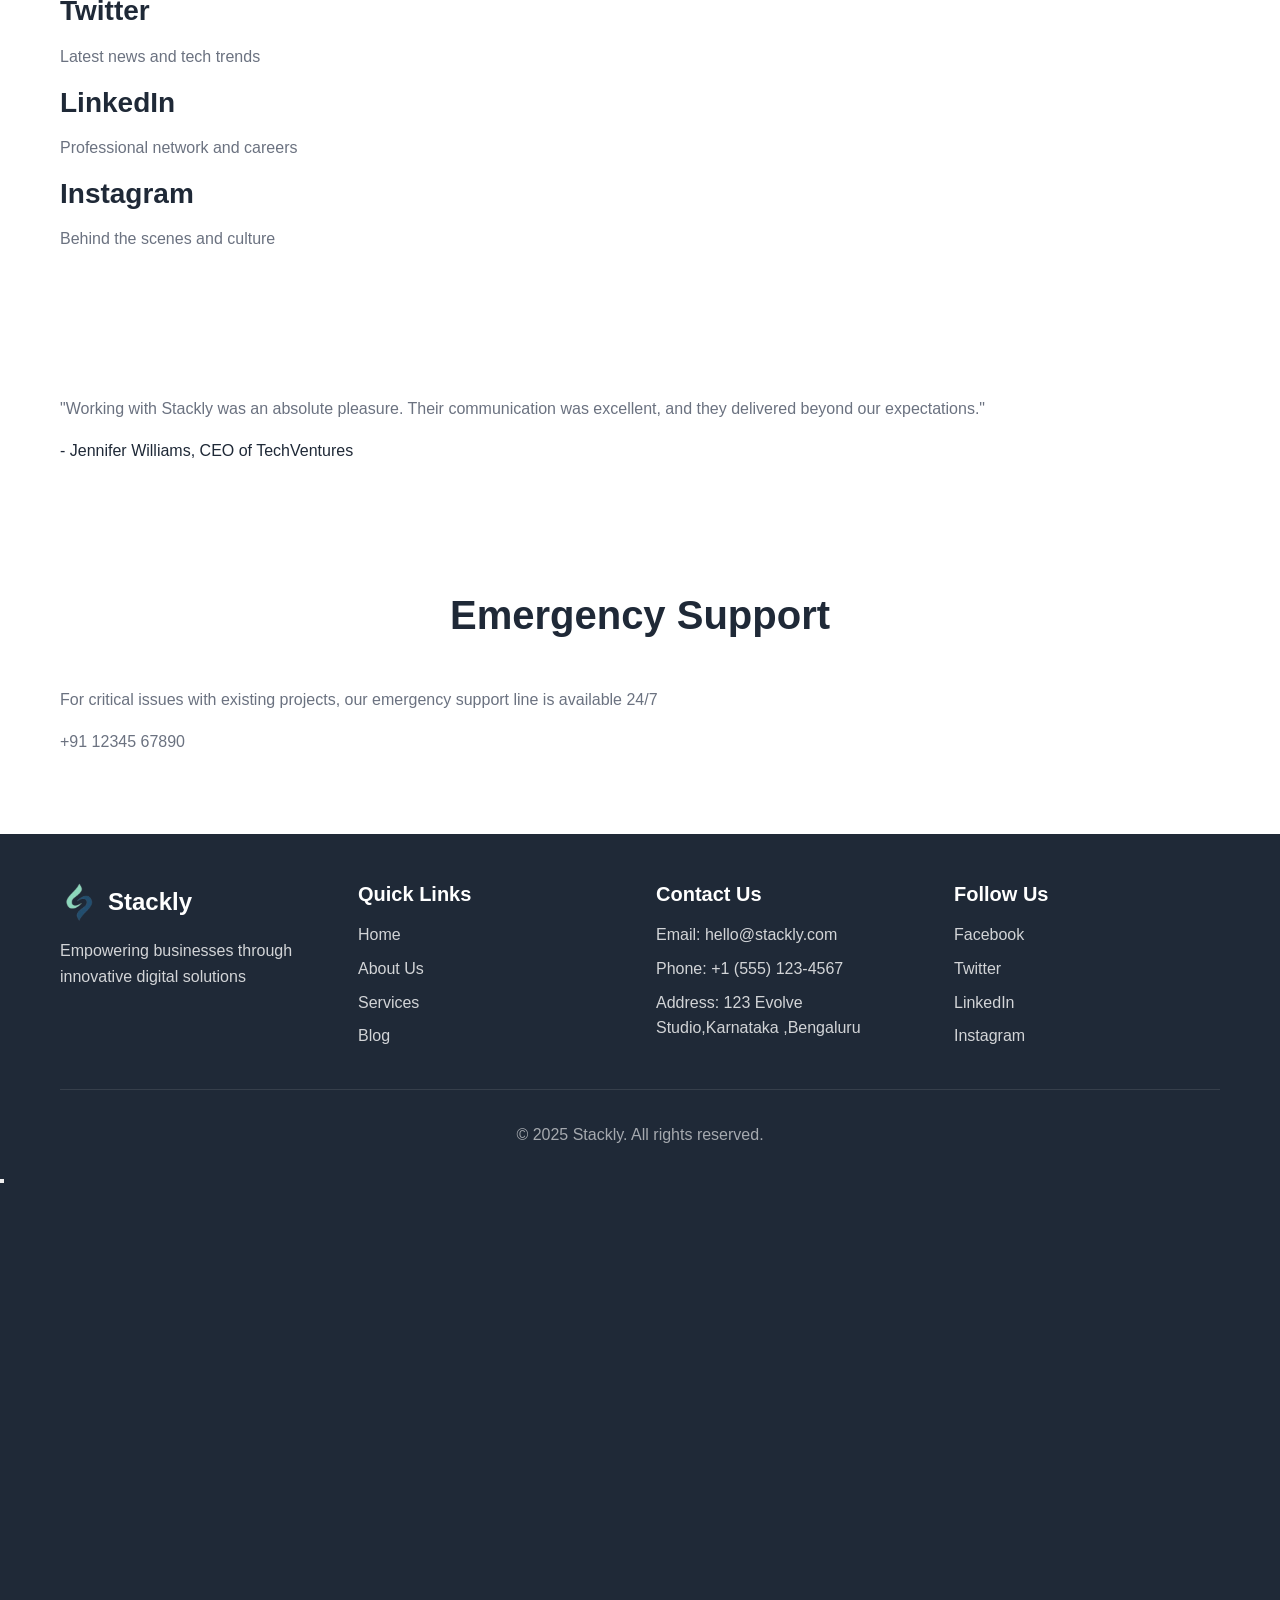
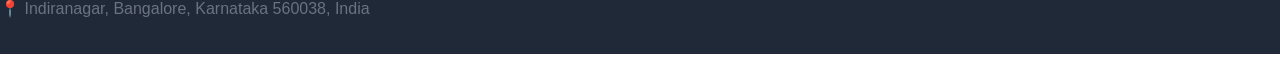
<file: contact.html>
<!DOCTYPE html>
<html lang="en">
<head>
    <meta charset="UTF-8">
    <meta name="viewport" content="width=device-width, initial-scale=1.0">
    <title>Stackly</title>
    <link rel="stylesheet" href="./styles.css">
    <style>
        .social-grid a{
            text-decoration: none;
            color: inherit;
        }
    </style>
    </head>
<body>
    <!-- Navigation -->
   <nav class="navbar">
    <div class="nav-container">

        <!-- Logo -->
        <a href="./index.html" class="logo">
           <img src="assets/logoimg.webp" alt="Stackly Logo" class="logo-icon" style="width: 40px; height: 40px; object-fit: contain;">
            <span class="logo-text">Stackly</span>
        </a>

        <!-- Mobile Toggle -->
        <button class="mobile-toggle" onclick="toggleMobileMenu()">
            <span></span>
            <span></span>
            <span></span>
        </button>

        <!-- Navigation Menu -->
        <ul class="nav-menu">

            <li class="dropdown">
                <a class="dropdown-toggle">Home ▾</a>
                <ul class="dropdown-menu">
                   
                    <li><a href="./home2.html">Home 2</a></li>
                    
                </ul>
            </li>

            <li><a href="./about.html">About Us</a></li>
            <li><a href="./services.html">Services</a></li>
            <li><a href="./blog.html">Blog</a></li>
            <li><a href="./contact.html">Contact</a></li>
            <li><a href="./dashboard.html">Dashboard</a></li>

            <li><a href="./login.html" class="nav-btn">Login</a></li>
        </ul>

    </div>
</nav>
    <!-- Page Header -->
    <section class="page-header">
        <div class="container">
            <h1>Contact Us</h1>
            <p>Let's start a conversation about your project</p>
        </div>
    </section>

    <!-- Contact Info Cards -->
    <section class="contact-info">
        <div class="container">
            <div class="info-cards">
                <div class="info-card">
                    <h3>Office Location</h3>
                    <p>Evolve Workspace</p>
                    <p>Karnataka</p>
                    <p>Bengaluru</p>
                </div>
                <div class="info-card">
                    <h3>Phone & Email</h3>
                    <p>Phone: +91 12345 67890</p>
                    <p>Email: hello@stackly.com</p>
                    <p>Support: support@stackly.com</p>
                </div>
                <div class="info-card">
                    <h3>Business Hours</h3>
                    <p>Monday - Friday</p>
                    <p>9:30 AM - 6:30 PM PST</p>
                    <p>Weekend: By Appointment</p>
                </div>
            </div>
        </div>
    </section>

    <!-- Contact Form -->
    <section class="contact-form-section">
        <div class="container">
            <div class="form-wrapper">
                <div class="form-header">
                    <h2>Send Us a Message</h2>
                    <p>Fill out the form below and we'll get back to you within 24 hours</p>
                </div>
                <form class="contact-form" onsubmit="handleContactForm(event)">
                    <div class="form-row">
                        <div class="form-group">
                            <label for="name">Full Name *</label>
                            <input type="text" id="name" name="name" required placeholder="Your Name ">
                        </div>
                        <div class="form-group">
                            <label for="email">Email Address *</label>
                            <input type="email" id="email" name="email" required placeholder="example@gmail.com">
                        </div>
                    </div>
                    <div class="form-row">
                        <div class="form-group">
                            <label for="phone">Phone Number</label>
                            <input type="tel" id="phone" name="phone" placeholder="+91 12345 67890">
                        </div>
                        <div class="form-group">
                            <label for="company">Company</label>
                            <input type="text" id="company" name="company" placeholder="Your Company Name">
                        </div>
                    </div>
                    <div class="form-group">
                        <label for="service">Service Interested In *</label>
                        <select id="service" name="service" required>
                            <option value="">Select a service</option>
                            <option value="web-development">Web Development</option>
                            <option value="mobile-apps">Mobile Apps</option>
                            <option value="ui-ux-design">UI/UX Design</option>
                            <option value="digital-marketing">Digital Marketing</option>
                            <option value="cloud-solutions">Cloud Solutions</option>
                            <option value="consulting">IT Consulting</option>
                        </select>
                    </div>
                    <div class="form-group">
                        <label for="budget">Budget Range</label>
                        <select id="budget" name="budget">
                            <option value="">Select budget range</option>
                            <option value="under-10k">Under $10,000</option>
                            <option value="10k-25k">$10,000 - $25,000</option>
                            <option value="25k-50k">$25,000 - $50,000</option>
                            <option value="50k-plus">$50,000+</option>
                        </select>
                    </div>
                    <div class="form-group">
                        <label for="message">Message *</label>
                        <textarea id="message" name="message" rows="6" required placeholder="Tell us about your project..."></textarea>
                    </div>
                   
                    <button type="submit" class="btn btn-primary btn-large">Send Message</button>
                </form>
            </div>
        </div>
    </section>

    <!-- Map Section -->
  <section class="map-section">
    <div class="container">
        <h2 class="section-title">Find Us</h2>

        <!-- Google Embedded Map -->
        <div class="map-container">
            <iframe
                width="100%"
                height="350"
                style="border:0; border-radius:10px;"
                loading="lazy"
                allowfullscreen
                referrerpolicy="no-referrer-when-downgrade"
                src="https://www.google.com/maps/embed?pb=!1m18!1m12!1m3!1d3888.0942023807566!2d77.5920337742049!3d12.998635387329305!2m3!1f0!2f0!3f0!3m2!1i1024!2i768!4f13.1!3m3!1m2!1s0x3bae167f20fbbd8f%3A0xaea0a43d0b2de2ac!2sBangalore%20Palace!5e0!3m2!1sen!2sin!4v1708740297924">
            </iframe>
        </div>

    </div>
</section>


    <!-- Alternative Contact Methods -->
    <section class="alt-contact">
        <div class="container">
            <h2 class="section-title">Other Ways to Reach Us</h2>
            <div class="alt-methods">
                <div class="method-card">
                    <h3>Live Chat</h3>
                    <p>Chat with our team in real-time during business hours</p>
                    <button class="btn btn-secondary"  onclick=" window.location.href = '404.html'">Start Chat</button>
                </div>
                <div class="method-card">
                    <h3>Schedule a Call</h3>
                    <p>Book a consultation with one of our experts</p>
                    <button class="btn btn-secondary" onclick=" window.location.href = '404.html'">Book Now</button>
                </div>
                <div class="method-card">
                    <h3>WhatsApp</h3>
                    <p>Connect with us on WhatsApp for quick queries</p>
                    <button class="btn btn-secondary"  onclick=" window.location.href = '404.html'">Message Us</button>
                </div>
            </div>
        </div>
    </section>

    <!-- FAQ Section -->
    <section class="contact-faq">
        <div class="container">
            <h2 class="section-title">Frequently Asked Questions</h2>
            <div class="faq-list">
                <div class="faq-item">
                    <h3>What's your typical response time?</h3>
                    <p>We respond to all inquiries within 24 hours during business days.</p>
                </div>
                <div class="faq-item">
                    <h3>Do you offer free consultations?</h3>
                    <p>Yes! We offer a free 30-minute consultation to discuss your project needs.</p>
                </div>
                <div class="faq-item">
                    <h3>What information should I include in my message?</h3>
                    <p>Include your project goals, timeline, budget range, and any specific requirements.</p>
                </div>
                <div class="faq-item">
                    <h3>Do you work with international clients?</h3>
                    <p>Absolutely! We work with clients worldwide across different time zones.</p>
                </div>
            </div>
        </div>
    </section>

    <!-- Office Locations -->
    <section class="office-locations">
        <div class="container">
            <h2 class="section-title">Our Offices</h2>
            <div class="offices-grid">
                <div class="office-card">
                    <h3>India</h3>
                    <p>Headquarters</p>
                    <p>Evolve workspace</p>
                    <p>+91 12345 67890</p>
                </div>
                <div class="office-card">
                    <h3>London</h3>
                    <p>European Office</p>
                    <p>456 Tech Avenue, London EC1A 1BB</p>
                    <p>+44 20 1234 5678</p>
                </div>
                <div class="office-card">
                    <h3>Singapore</h3>
                    <p>Asia Pacific Office</p>
                    <p>789 Innovation Road, Singapore 018956</p>
                    <p>+65 6123 4567</p>
                </div>
            </div>
        </div>
    </section>

    <!-- Support Options -->
    <section class="support-center">
        <div class="container">
            <h2 class="section-title">Support Center</h2>
            <div class="offices-grid">
                <div class="office-card">
                    <h3>Technical support </h3>
                    <p>For existing clients with technical issues
</p>
                   
                    <p>Email: support@stackly.com</p>
                </div>
                <div class="office-card">
                    <h3>Sales Inquiries</h3>
                    <p>For new projects and partnerships</p>
                    
                    <p>Email: sales@stackly.com</p>
                </div>
                <div class="office-card">
                    <h3>General Inquiries</h3>
                    <p>For all other questions</p>
                    <p>Email: hello@stackly.com</p>
                    
                </div>
            </div>
        </div>
    </section>


    <!-- Social Media -->
    <section class="social-media">
        <div class="container">
            <h2 class="section-title">Follow Our Journey</h2>
            <p class="section-subtitle">Stay connected with us on social media</p>
            <div class="social-grid">
                <a href="./404.html" class="social-card">
                    <h3>Facebook</h3>
                    <p>Daily updates and insights</p>
                </a>
                <a href="./404.html" class="social-card">
                    <h3>Twitter</h3>
                    <p>Latest news and tech trends</p>
                </a>
                <a href="./404.html" class="social-card">
                    <h3>LinkedIn</h3>
                    <p>Professional network and careers</p>
                </a>
                <a href="./404.html" class="social-card">
                    <h3>Instagram</h3>
                    <p>Behind the scenes and culture</p>
                </a>
            </div>
        </div>
    </section>

    <!-- Testimonial -->
    <section class="contact-testimonial">
        <div class="container">
            <blockquote>
                <p>"Working with Stackly was an absolute pleasure. Their communication was excellent, and they delivered beyond our expectations."</p>
                <footer>- Jennifer Williams, CEO of TechVentures</footer>
            </blockquote>
        </div>
    </section>

    <!-- Emergency Contact -->
    <section class="emergency-contact">
        <div class="container">
            <h2 class="section-title">Emergency Support</h2>
            <p>For critical issues with existing projects, our emergency support line is available 24/7</p>
            <p class="emergency-number">+91 12345 67890</p>
        </div>
    </section>

    <!-- Footer -->
    <footer class="footer">
        <div class="container">
            <div class="footer-grid">
                <div class="footer-col">
                    <div class="footer-logo">
                        <img src="assets/logoimg.webp" alt="Stackly Logo" class="logo-icon" style="width: 40px; height: 40px; object-fit: contain;">
                        <span class="logo-text">Stackly</span>
                    </div>
                    <p class="footer-desc">Empowering businesses through innovative digital solutions</p>
                </div>
                <div class="footer-col">
                    <h4>Quick Links</h4>
                    <ul>
                        
                <li class="dropdown">
                    <a href="./index.html" class="dropdown-toggle">Home</a>
                    <ul class="dropdown-menu">
                        <li><a href="./home2.html">Home 2</a></li>
                    </ul>
                </li>

                        <li><a href="./about.html">About Us</a></li>
                        <li><a href="./services.html">Services</a></li>
                        <li><a href="./blog.html">Blog</a></li>
                    </ul>
                </div>
                <div class="footer-col">
                    <h4>Contact Us</h4>
                    <p>Email: hello@stackly.com</p>
                    <p>Phone: +1 (555) 123-4567</p>
                    <p>Address: 123 Evolve Studio,Karnataka ,Bengaluru</p>
                </div>
                <div class="footer-col">
                    <h4>Follow Us</h4>
                    <div class="social-links">
                        <a href="./404.html">Facebook</a>
                        <a href="./404.html">Twitter</a>
                        <a href="./404.html">LinkedIn</a>
                        <a href="./404.html">Instagram</a>
                    </div>
                </div>
            </div>
            <div class="footer-bottom">
                <p>&copy; 2025 Stackly. All rights reserved.</p>
            </div>
        </div>
        <div class="map-modal" id="mapModal">
      <div class="map-modal-content">
        <button class="map-modal-close" data-map-close aria-label="Close map">
         
        </button>
        
        <div class="map-container">
          <iframe src="https://www.google.com/maps/embed?pb=!1m18!1m12!1m3!1d3887.826169413119!2d77.6298!3d12.9716!2m3!1f0!2f0!3f0!3m2!1i1024!2i768!4f13.1!3m3!1m2!1s0x3bae1a1e1e1e1e1f%3A0x1e1e1e1e1e1e1e1e!2sIndiranagar%2C%20Bengaluru%2C%20Karnataka!5e0!3m2!1sen!2sin!4v" width="100%" height="400" style="border:0; border-radius: 1rem;" allowfullscreen="" loading="lazy" referrerpolicy="no-referrer-when-downgrade"></iframe>
        </div>
        <p class="location-info">📍 Indiranagar, Bangalore, Karnataka 560038, India</p>
      </div>
    </div>
    </footer>

    <script src="./script.js"></script>
</body>
</html>
</file>
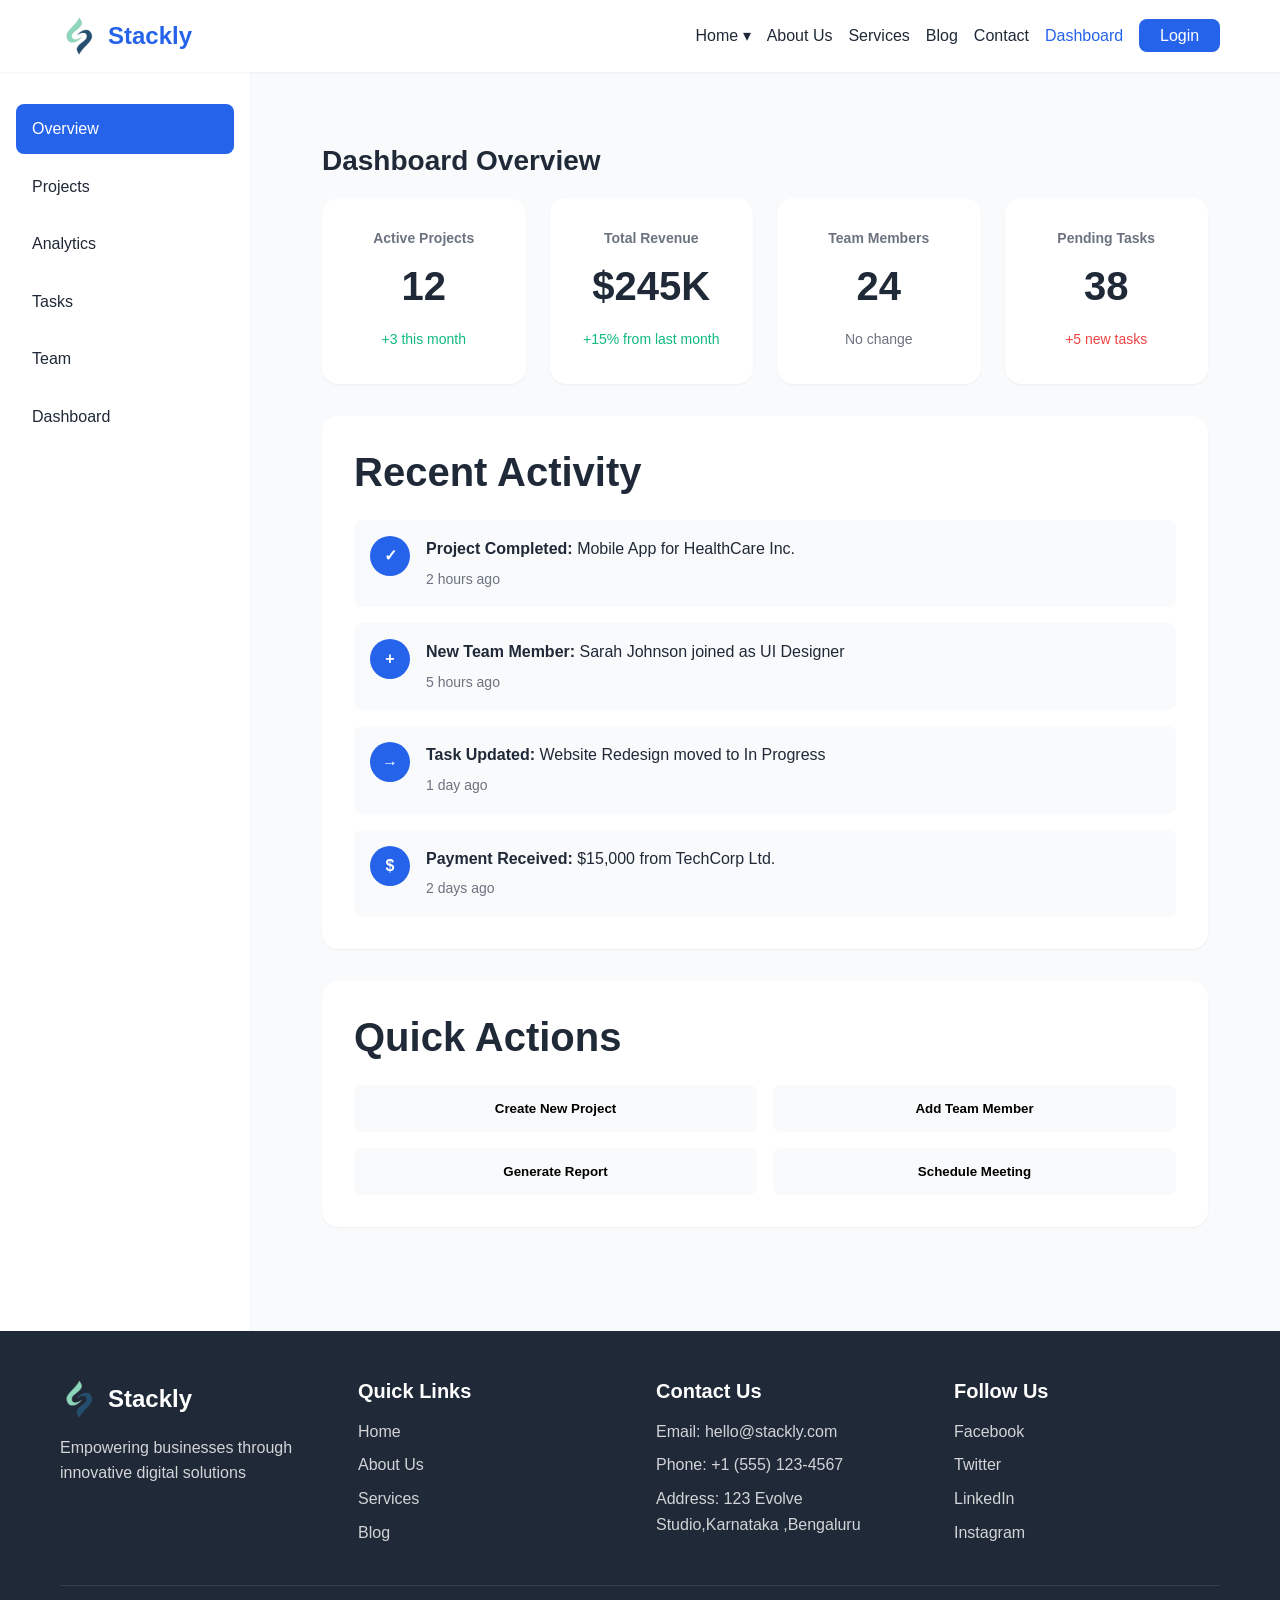
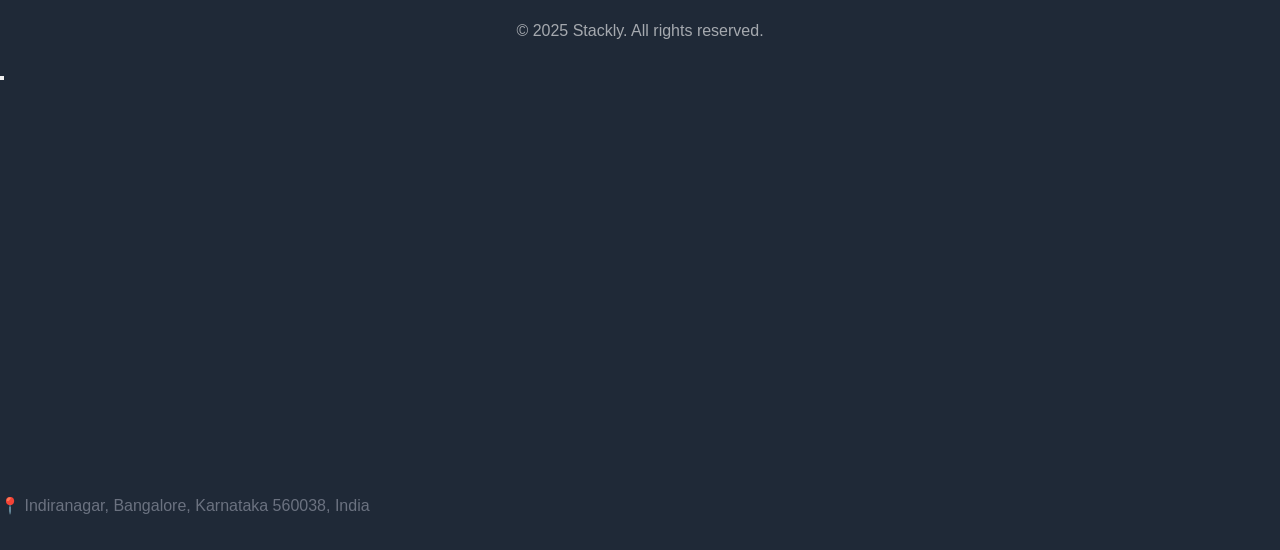
<file: dashboard.html>
<!DOCTYPE html>
<html lang="en">
<head>
    <meta charset="UTF-8">
    <meta name="viewport" content="width=device-width, initial-scale=1.0">
    <title>Stackly</title>
    <link rel="stylesheet" href="./styles.css">
    <style>
        .dashboard-section {
    padding: 40px;
}

.dashboard-title {
    font-size: 28px;
    margin-bottom: 20px;
}

.analytics-grid {
    display: grid;
    grid-template-columns: repeat(auto-fit, minmax(280px, 1fr));
    gap: 20px;
}

.analytics-card {
    background: white;
    padding: 20px;
    border-radius: 12px;
    box-shadow: 0 2px 6px rgba(0,0,0,0.1);
}

/* --- Revenue Bar Chart --- */
.bar-chart {
    display: flex;
    align-items: flex-end;
    height: 180px;
    gap: 10px;
}

.bar {
    width: 15%;
    background: #4a90e2;
    border-radius: 6px 6px 0 0;
    position: relative;
}

.bar::after {
    content: attr(data-label);
    position: absolute;
    bottom: -20px;
    left: 50%;
    transform: translateX(-50%);
    font-size: 12px;
}

/* --- Project Distribution --- */
.project-list {
    list-style: none;
    padding: 0;
}

.project-list li {
    padding: 5px 0;
    font-size: 16px;
}

.dot {
    width: 12px;
    height: 12px;
    border-radius: 50%;
    display: inline-block;
    margin-right: 8px;
}

.green { background: #4caf50; }
.yellow { background: #ff9800; }
.red { background: #f44336; }
.blue { background: #2196f3; }

/* --- Team Performance Progress Bars --- */
.progress-box p {
    margin: 8px 0 4px;
}

.progress {
    width: 100%;
    height: 10px;
    background: #ddd;
    border-radius: 10px;
}

.progress-fill {
    height: 100%;
    background: #4caf50;
    border-radius: 10px;
}

/* --- Client Satisfaction Box --- */
.rating-box {
    text-align: center;
}

.rating-box h2 {
    font-size: 32px;
    margin: 0;
}

    </style>
</head>
<body class="dashboard-body">
    <!-- Dashboard Navigation -->
    <nav class="navbar">
    <div class="nav-container">

        <!-- Logo -->
        <a href="./index.html" class="logo">
            <img src="assets/logoimg.webp" alt="Stackly Logo" class="logo-icon" style="width: 40px; height: 40px; object-fit: contain;">
            <span class="logo-text">Stackly</span>
        </a>

        <!-- Mobile Toggle -->
        <button class="mobile-toggle" onclick="toggleMobileMenu()">
            <span></span>
            <span></span>
            <span></span>
        </button>

        <!-- Navigation Menu -->
        <ul class="nav-menu">

            <li class="dropdown">
                <a class="dropdown-toggle">Home ▾</a>
                <ul class="dropdown-menu">
                   
                    <li><a href="./home2.html">Home 2</a></li>
                    
                </ul>
            </li>

            <li><a href="./about.html">About Us</a></li>
            <li><a href="./services.html">Services</a></li>
            <li><a href="./blog.html">Blog</a></li>
            <li><a href="./contact.html">Contact</a></li>
            <li><a href="./dashboard.html">Dashboard</a></li>

            <li><a href="./login.html" class="nav-btn">Login</a></li>
        </ul>

    </div>
</nav>
    <!-- Dashboard Layout -->
    <div class="dashboard-layout">
        <!-- Sidebar -->
        <aside class="dashboard-sidebar">
            <ul class="sidebar-menu">
                <li><a href="#overview" class="active" onclick="showSection('overview')">Overview</a></li>
                <li><a href="#projects" onclick="showSection('projects')">Projects</a></li>
                <li><a href="#analytics" onclick="showSection('analytics')">Analytics</a></li>
                <li><a href="#tasks" onclick="showSection('tasks')">Tasks</a></li>
                <li><a href="#team" onclick="showSection('team')">Team</a></li>
                
            <li><a href="./dashboard.html">Dashboard</a></li></ul>
        </aside>

        <!-- Main Content -->
        <main class="dashboard-main">
            <!-- Overview Section -->
            <section id="overview" class="dashboard-section active">
                <h1 class="dashboard-title">Dashboard Overview</h1>
                
                <!-- Stats Cards -->
                <div class="stats-grid">
                    <div class="stat-card">
                        <h3>Active Projects</h3>
                        <p class="stat-number">12</p>
                        <span class="stat-change positive">+3 this month</span>
                    </div>
                    <div class="stat-card">
                        <h3>Total Revenue</h3>
                        <p class="stat-number">$245K</p>
                        <span class="stat-change positive">+15% from last month</span>
                    </div>
                    <div class="stat-card">
                        <h3>Team Members</h3>
                        <p class="stat-number">24</p>
                        <span class="stat-change">No change</span>
                    </div>
                    <div class="stat-card">
                        <h3>Pending Tasks</h3>
                        <p class="stat-number">38</p>
                        <span class="stat-change negative">+5 new tasks</span>
                    </div>
                </div>

                <!-- Recent Activity -->
                <div class="dashboard-card">
                    <h2>Recent Activity</h2>
                    <div class="activity-list">
                        <div class="activity-item">
                            <span class="activity-icon">✓</span>
                            <div class="activity-content">
                                <p><strong>Project Completed:</strong> Mobile App for HealthCare Inc.</p>
                                <span class="activity-time">2 hours ago</span>
                            </div>
                        </div>
                        <div class="activity-item">
                            <span class="activity-icon">+</span>
                            <div class="activity-content">
                                <p><strong>New Team Member:</strong> Sarah Johnson joined as UI Designer</p>
                                <span class="activity-time">5 hours ago</span>
                            </div>
                        </div>
                        <div class="activity-item">
                            <span class="activity-icon">→</span>
                            <div class="activity-content">
                                <p><strong>Task Updated:</strong> Website Redesign moved to In Progress</p>
                                <span class="activity-time">1 day ago</span>
                            </div>
                        </div>
                        <div class="activity-item">
                            <span class="activity-icon">$</span>
                            <div class="activity-content">
                                <p><strong>Payment Received:</strong> $15,000 from TechCorp Ltd.</p>
                                <span class="activity-time">2 days ago</span>
                            </div>
                        </div>
                    </div>
                </div>

                <!-- Quick Actions -->
                <div class="dashboard-card">
                    <h2>Quick Actions</h2>
                    <div class="quick-actions">
                        <button class="action-btn">Create New Project</button>
                        <button class="action-btn">Add Team Member</button>
                        <button class="action-btn">Generate Report</button>
                        <button class="action-btn">Schedule Meeting</button>
                    </div>
                </div>
            </section>

            <!-- Projects Section -->
            <section id="projects" class="dashboard-section">
                <h1 class="dashboard-title">Projects</h1>
                <div class="projects-grid">
                    <div class="project-card">
                        <div class="project-header">
                            <h3>E-Commerce Platform</h3>
                            <span class="project-status active">Active</span>
                        </div>
                        <p>Building a full-featured e-commerce solution</p>
                        <div class="project-progress">
                            <div class="progress-bar">
                                <div class="progress-fill" style="width: 75%"></div>
                            </div>
                            <span>75% Complete</span>
                        </div>
                        <div class="project-meta">
                            <span>Due: Feb 28, 2025</span>
                            <span>Team: 6 members</span>
                        </div>
                    </div>
                    <div class="project-card">
                        <div class="project-header">
                            <h3>Mobile Banking App</h3>
                            <span class="project-status active">Active</span>
                        </div>
                        <p>iOS and Android banking application</p>
                        <div class="project-progress">
                            <div class="progress-bar">
                                <div class="progress-fill" style="width: 45%"></div>
                            </div>
                            <span>45% Complete</span>
                        </div>
                        <div class="project-meta">
                            <span>Due: Mar 15, 2025</span>
                            <span>Team: 8 members</span>
                        </div>
                    </div>
                    <div class="project-card">
                        <div class="project-header">
                            <h3>CRM System</h3>
                            <span class="project-status planning">Planning</span>
                        </div>
                        <p>Custom CRM for enterprise client</p>
                        <div class="project-progress">
                            <div class="progress-bar">
                                <div class="progress-fill" style="width: 15%"></div>
                            </div>
                            <span>15% Complete</span>
                        </div>
                        <div class="project-meta">
                            <span>Due: Apr 30, 2025</span>
                            <span>Team: 5 members</span>
                        </div>
                    </div>
                    <div class="project-card">
                        <div class="project-header">
                            <h3>Healthcare Portal</h3>
                            <span class="project-status completed">Completed</span>
                        </div>
                        <p>Patient management system</p>
                        <div class="project-progress">
                            <div class="progress-bar">
                                <div class="progress-fill" style="width: 100%"></div>
                            </div>
                            <span>100% Complete</span>
                        </div>
                        <div class="project-meta">
                            <span>Completed: Jan 20, 2025</span>
                            <span>Team: 7 members</span>
                        </div>
                    </div>
                </div>
            </section>

            <!-- Analytics Section -->
           <section id="analytics" class="dashboard-section">
    <h1 class="dashboard-title">Analytics</h1>

    <div class="analytics-grid">

        <!-- Revenue Trend -->
        <div class="analytics-card">
            <h3>Revenue Trend (Last 6 Months)</h3>
            <div class="bar-chart">
                <div class="bar" style="height: 40%;" data-label="Apr"></div>
                <div class="bar" style="height: 55%;" data-label="May"></div>
                <div class="bar" style="height: 60%;" data-label="Jun"></div>
                <div class="bar" style="height: 70%;" data-label="Jul"></div>
                <div class="bar" style="height: 85%;" data-label="Aug"></div>
                <div class="bar" style="height: 95%;" data-label="Sep"></div>
            </div>
        </div>

        <!-- Project Distribution -->
        <div class="analytics-card">
            <h3>Project Distribution</h3>
            <ul class="project-list">
                <li><span class="dot green"></span> Completed – 18 Projects</li>
                <li><span class="dot yellow"></span> In Progress – 7 Projects</li>
                <li><span class="dot red"></span> Delayed – 3 Projects</li>
                <li><span class="dot blue"></span> Upcoming – 5 Projects</li>
            </ul>
        </div>

        <!-- Team Performance -->
        <div class="analytics-card">
            <h3>Team Performance Score</h3>
            <div class="progress-box">
                <p>Development Team – 92%</p>
                <div class="progress">
                    <div class="progress-fill" style="width: 92%;"></div>
                </div>

                <p>Design Team – 81%</p>
                <div class="progress">
                    <div class="progress-fill" style="width: 81%;"></div>
                </div>

                <p>QA Team – 75%</p>
                <div class="progress">
                    <div class="progress-fill" style="width: 75%;"></div>
                </div>
            </div>
        </div>

        <!-- Client Satisfaction -->
        <div class="analytics-card">
            <h3>Client Satisfaction</h3>
            <div class="rating-box">
                <h2>⭐ 4.8 / 5.0</h2>
                <p>Based on 240 Reviews</p>
            </div>
        </div>

    </div>
</section>


            <!-- Tasks Section -->
            <section id="tasks" class="dashboard-section">
                <h1 class="dashboard-title">Tasks</h1>
                <div class="tasks-container">
                    <div class="task-column">
                        <h3>To Do</h3>
                        <div class="task-item">
                            <h4>Design Review Meeting</h4>
                            <p>Review UI designs with client</p>
                            <span class="task-priority high">High Priority</span>
                        </div>
                        <div class="task-item">
                            <h4>Update Documentation</h4>
                            <p>API documentation needs update</p>
                            <span class="task-priority medium">Medium Priority</span>
                        </div>
                    </div>
                    <div class="task-column">
                        <h3>In Progress</h3>
                        <div class="task-item">
                            <h4>Backend Development</h4>
                            <p>Implementing payment gateway</p>
                            <span class="task-priority high">High Priority</span>
                        </div>
                        <div class="task-item">
                            <h4>Testing Phase</h4>
                            <p>QA testing for mobile app</p>
                            <span class="task-priority medium">Medium Priority</span>
                        </div>
                    </div>
                    <div class="task-column">
                        <h3>Completed</h3>
                        <div class="task-item completed">
                            <h4>Client Presentation</h4>
                            <p>Presented project proposal</p>
                            <span class="task-priority">Completed</span>
                        </div>
                        <div class="task-item completed">
                            <h4>Database Migration</h4>
                            <p>Migrated to new database</p>
                            <span class="task-priority">Completed</span>
                        </div>
                    </div>
                </div>
            </section>

            <!-- Team Section -->
            <section id="team" class="dashboard-section">
                <h1 class="dashboard-title">Team Members</h1>
                <div class="team-grid">
                    <div class="team-card">
                        <div class="team-avatar1"></div>
                        <h3>John Doe</h3>
                        <p>Project Manager</p>
                        <span class="team-status online">Online</span>
                    </div>
                    <div class="team-card">
                        <div class="team-avatar2"></div>
                        <h3>Sarah Mitchell</h3>
                        <p>Lead Developer</p>
                        <span class="team-status online">Online</span>
                    </div>
                    <div class="team-card">
                        <div class="team-avatar3"></div>
                        <h3>David Park</h3>
                        <p>UI/UX Designer</p>
                        <span class="team-status away">Away</span>
                    </div>
                    <div class="team-card">
                        <div class="team-avatar4"></div>
                        <h3>Emily Rodriguez</h3>
                        <p>Marketing Lead</p>
                        <span class="team-status offline">Offline</span>
                    </div>
                    <div class="team-card">
                        <div class="team-avatar5"></div>
                        <h3>Michael Johnson</h3>
                        <p>Backend Developer</p>
                        <span class="team-status online">Online</span>
                    </div>
                   
                </div>
            </section>

           
        </main>
    </div>
     <!-- Footer -->
    <footer class="footer">
        <div class="container">
            <div class="footer-grid">
                <div class="footer-col">
                    <div class="footer-logo">
                        <img src="assets/logoimg.webp" alt="Stackly Logo" class="logo-icon" style="width: 40px; height: 40px; object-fit: contain;">
                        <span class="logo-text">Stackly</span>
                    </div>
                    <p class="footer-desc">Empowering businesses through innovative digital solutions</p>
                </div>
                <div class="footer-col">
                    <h4>Quick Links</h4>
                    <ul>
                        
                <li class="dropdown">
                    <a href="./index.html" class="dropdown-toggle">Home</a>
                    <ul class="dropdown-menu">
                        <li><a href="./home2.html">Home 2</a></li>
                    </ul>
                </li>

                        <li><a href="./about.html">About Us</a></li>
                        <li><a href="./services.html">Services</a></li>
                        <li><a href="./blog.html">Blog</a></li>
                    </ul>
                </div>
                <div class="footer-col">
                    <h4>Contact Us</h4>
                    <p>Email: hello@stackly.com</p>
                    <p>Phone: +1 (555) 123-4567</p>
                    <p>Address: 123 Evolve Studio,Karnataka ,Bengaluru</p>
                </div>
                <div class="footer-col">
                    <h4>Follow Us</h4>
                    <div class="social-links">
                        <a href="./404.html">Facebook</a>
                        <a href="./404.html">Twitter</a>
                        <a href="./404.html">LinkedIn</a>
                        <a href="./404.html">Instagram</a>
                    </div>
                </div>
            </div>
            <div class="footer-bottom">
                <p>&copy; 2025 Stackly. All rights reserved.</p>
            </div>
        </div>
        <div class="map-modal" id="mapModal">
      <div class="map-modal-content">
        <button class="map-modal-close" data-map-close aria-label="Close map">
         
        </button>
        
        <div class="map-container">
          <iframe src="https://www.google.com/maps/embed?pb=!1m18!1m12!1m3!1d3887.826169413119!2d77.6298!3d12.9716!2m3!1f0!2f0!3f0!3m2!1i1024!2i768!4f13.1!3m3!1m2!1s0x3bae1a1e1e1e1e1f%3A0x1e1e1e1e1e1e1e1e!2sIndiranagar%2C%20Bengaluru%2C%20Karnataka!5e0!3m2!1sen!2sin!4v" width="100%" height="400" style="border:0; border-radius: 1rem;" allowfullscreen="" loading="lazy" referrerpolicy="no-referrer-when-downgrade"></iframe>
        </div>
        <p class="location-info">📍 Indiranagar, Bangalore, Karnataka 560038, India</p>
      </div>
    </div>
    </footer>

    <script src="./script.js"></script>
</body>
</html>
</file>
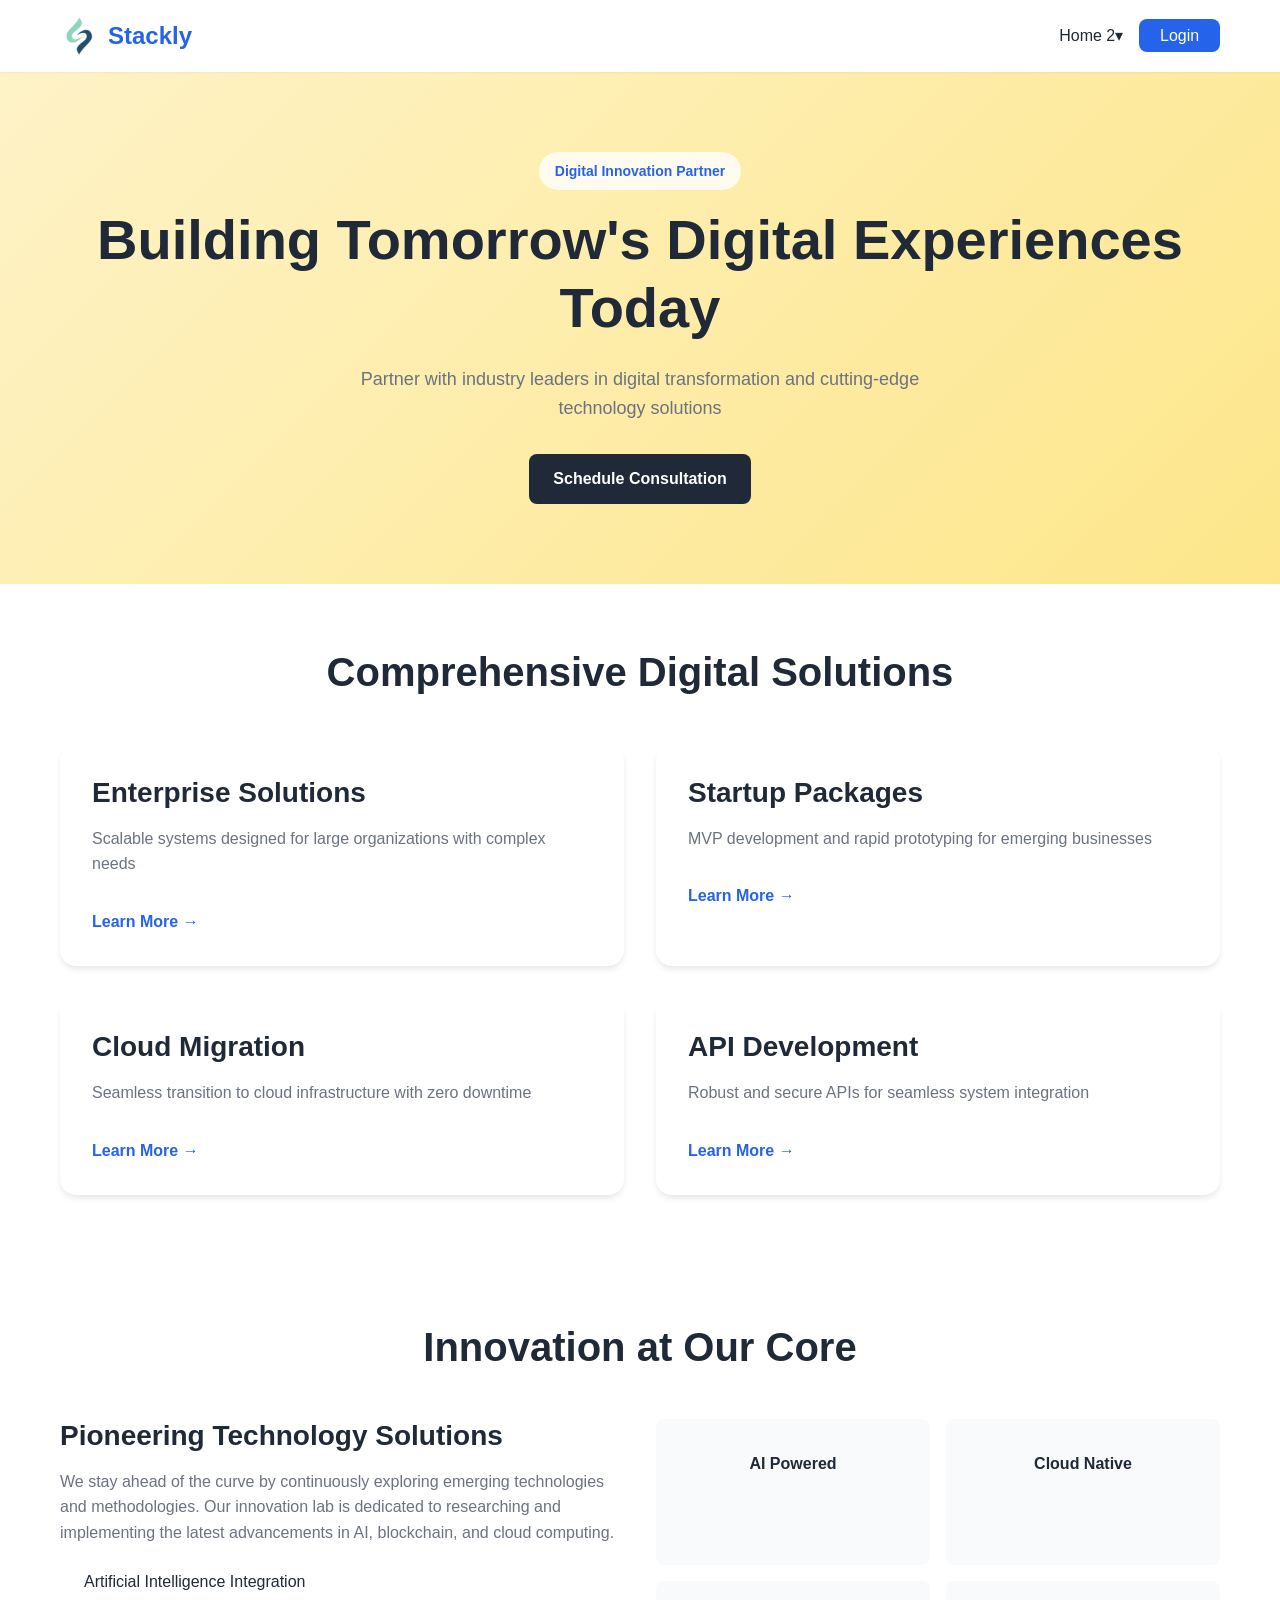
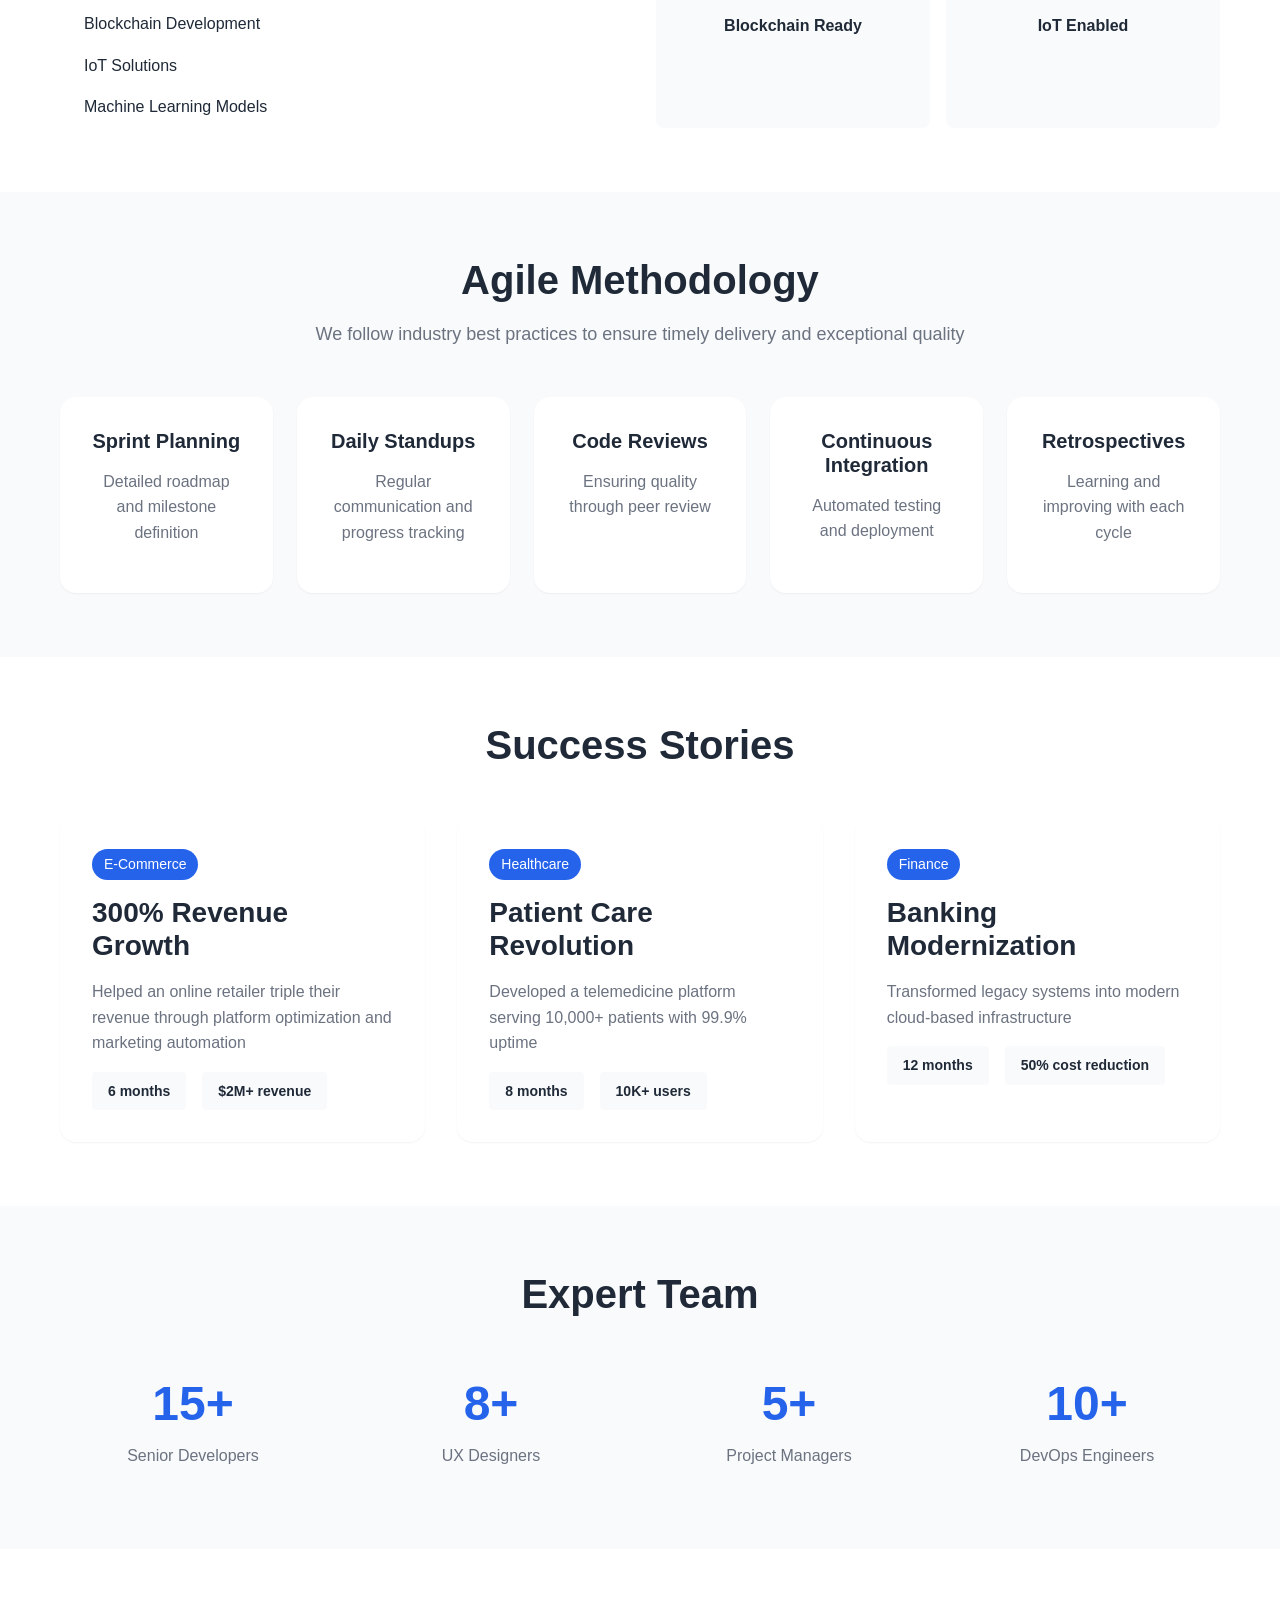
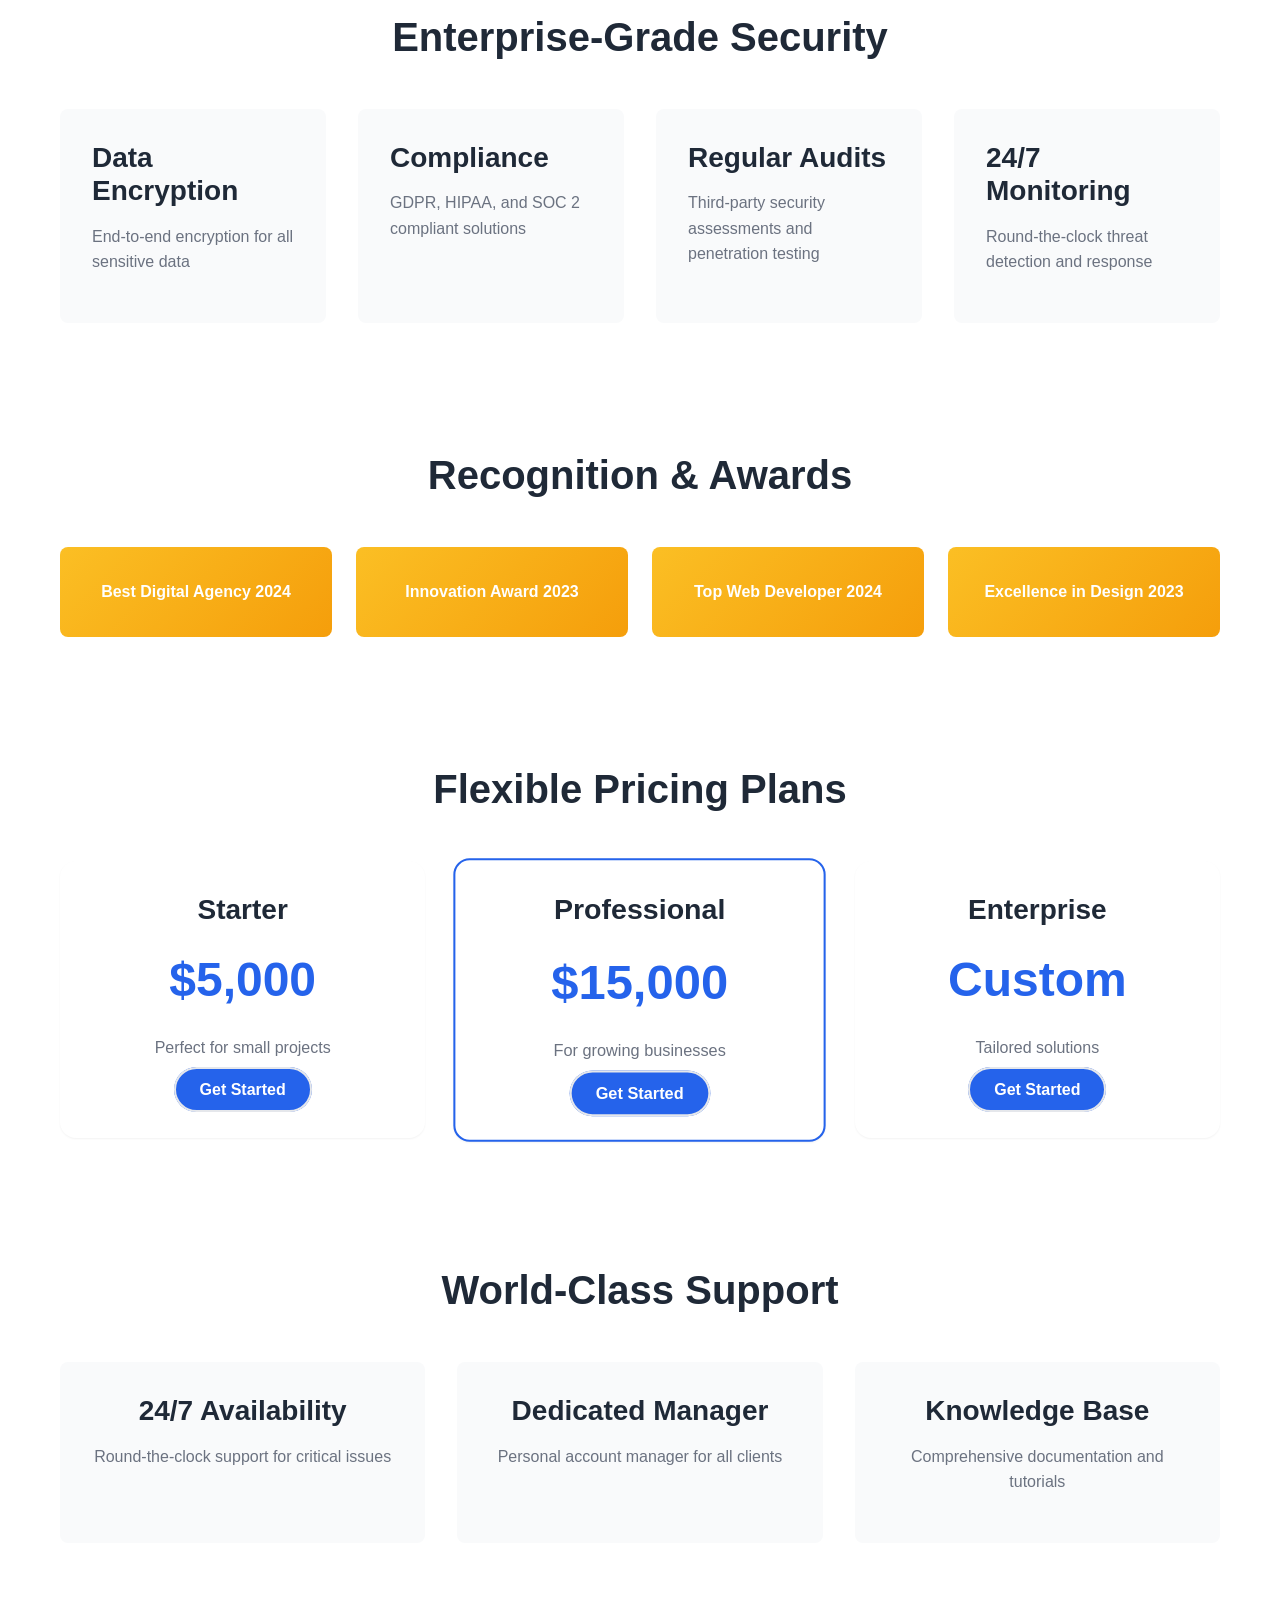
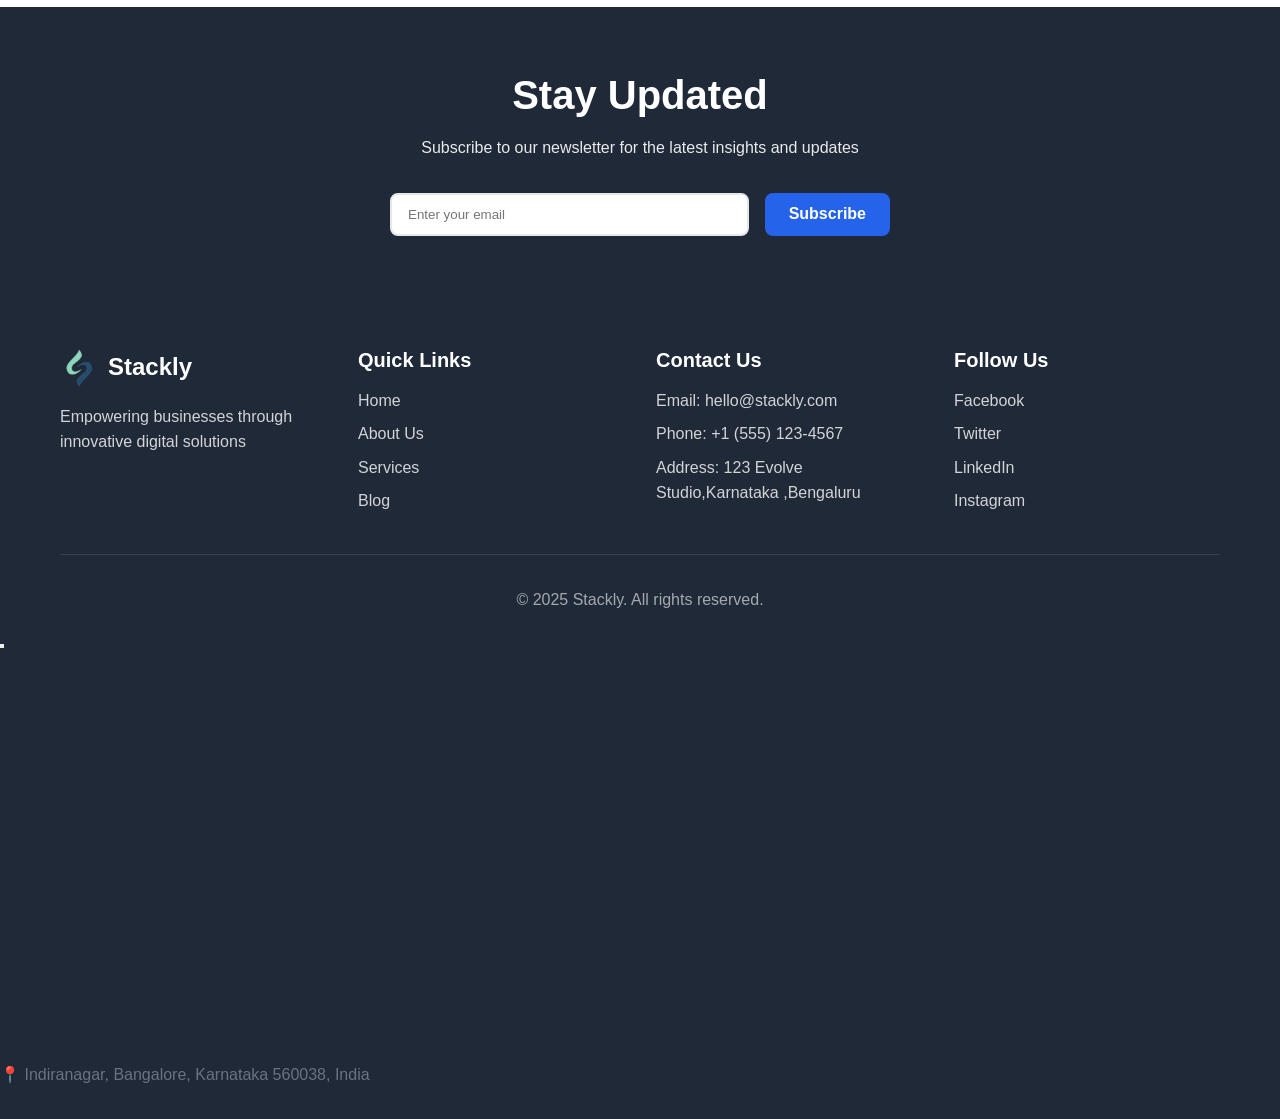
<file: home2.html>
<!DOCTYPE html>
<html lang="en">
<head>
    <meta charset="UTF-8">
    <meta name="viewport" content="width=device-width, initial-scale=1.0">
    <title>Stackly</title>
    <link rel="stylesheet" href="./styles.css">
</head>
<body>
    <!-- Navigation -->
    <nav class="navbar">
    <div class="nav-container">

        <!-- Logo -->
        <a href="./index.html" class="logo">
           <img src="assets/logoimg.webp" alt="Stackly Logo" class="logo-icon" style="width: 40px; height: 40px; object-fit: contain;">
            <span class="logo-text">Stackly</span>
        </a>

        <!-- Mobile Toggle -->
        <button class="mobile-toggle" onclick="toggleMobileMenu()">
            <span></span>
            <span></span>
            <span></span>
        </button>

        <!-- Navigation Menu -->
        <ul class="nav-menu">

            <li class="dropdown">
                <a class="dropdown-toggle">Home 2▾</a>
                <ul class="dropdown-menu">
                   
                    <li><a href="./index.html">Home </a></li>
                    
                </ul>
            </li>

            

            <li><a href="./login.html" class="nav-btn">Login</a></li>
        </ul>

    </div>
</nav>

    <!-- Alternative Hero Section -->
    <section class="hero-alt">
        <div class="container">
            <span class="hero-tag">Digital Innovation Partner</span>
            <h1 class="hero-title-alt">Building Tomorrow's Digital Experiences Today</h1>
            <p class="hero-subtitle-alt">Partner with industry leaders in digital transformation and cutting-edge technology solutions</p>
            <a href="./contact.html" class="btn btn-primary-alt">Schedule Consultation</a>
        </div>
    </section>

    <!-- Solutions Section -->
    <section class="solutions">
        <div class="container">
            <h2 class="section-title">Comprehensive Digital Solutions</h2>
            <div class="solutions-grid">
                <div class="solution-box">
                    <h3>Enterprise Solutions</h3>
                    <p>Scalable systems designed for large organizations with complex needs</p>
                    <a href="./services.html" class="solution-link">Learn More →</a>
                </div>
                <div class="solution-box">
                    <h3>Startup Packages</h3>
                    <p>MVP development and rapid prototyping for emerging businesses</p>
                    <a href="./services.html" class="solution-link">Learn More →</a>
                </div>
                <div class="solution-box">
                    <h3>Cloud Migration</h3>
                    <p>Seamless transition to cloud infrastructure with zero downtime</p>
                    <a href="./services.html" class="solution-link">Learn More →</a>
                </div>
                <div class="solution-box">
                    <h3>API Development</h3>
                    <p>Robust and secure APIs for seamless system integration</p>
                    <a href="./services.html" class="solution-link">Learn More →</a>
                </div>
            </div>
        </div>
    </section>

    <!-- Innovation Section -->
    <section class="innovation">
        <div class="container">
            <h2 class="section-title">Innovation at Our Core</h2>
            <div class="innovation-content">
                <div class="innovation-text">
                    <h3>Pioneering Technology Solutions</h3>
                    <p>We stay ahead of the curve by continuously exploring emerging technologies and methodologies. Our innovation lab is dedicated to researching and implementing the latest advancements in AI, blockchain, and cloud computing.</p>
                    <ul class="innovation-list">
                        <li>Artificial Intelligence Integration</li>
                        <li>Blockchain Development</li>
                        <li>IoT Solutions</li>
                        <li>Machine Learning Models</li>
                    </ul>
                </div>
                <div class="innovation-visual">
                    <div class="innovation-card">AI Powered</div>
                    <div class="innovation-card">Cloud Native</div>
                    <div class="innovation-card">Blockchain Ready</div>
                    <div class="innovation-card">IoT Enabled</div>
                </div>
            </div>
        </div>
    </section>

    <!-- Methodology Section -->
    <section class="methodology">
        <div class="container">
            <h2 class="section-title">Agile Methodology</h2>
            <p class="section-subtitle">We follow industry best practices to ensure timely delivery and exceptional quality</p>
            <div class="methodology-steps">
                <div class="method-card">
                    <h4>Sprint Planning</h4>
                    <p>Detailed roadmap and milestone definition</p>
                </div>
                <div class="method-card">
                    <h4>Daily Standups</h4>
                    <p>Regular communication and progress tracking</p>
                </div>
                <div class="method-card">
                    <h4>Code Reviews</h4>
                    <p>Ensuring quality through peer review</p>
                </div>
                <div class="method-card">
                    <h4>Continuous Integration</h4>
                    <p>Automated testing and deployment</p>
                </div>
                <div class="method-card">
                    <h4>Retrospectives</h4>
                    <p>Learning and improving with each cycle</p>
                </div>
            </div>
        </div>
    </section>

    <!-- Case Studies -->
    <section class="case-studies">
        <div class="container">
            <h2 class="section-title">Success Stories</h2>
            <div class="case-grid">
                <div class="case-card">
                    <span class="case-tag">E-Commerce</span>
                    <h3>300% Revenue Growth</h3>
                    <p>Helped an online retailer triple their revenue through platform optimization and marketing automation</p>
                    <div class="case-metrics">
                        <span>6 months</span>
                        <span>$2M+ revenue</span>
                    </div>
                </div>
                <div class="case-card">
                    <span class="case-tag">Healthcare</span>
                    <h3>Patient Care Revolution</h3>
                    <p>Developed a telemedicine platform serving 10,000+ patients with 99.9% uptime</p>
                    <div class="case-metrics">
                        <span>8 months</span>
                        <span>10K+ users</span>
                    </div>
                </div>
                <div class="case-card">
                    <span class="case-tag">Finance</span>
                    <h3>Banking Modernization</h3>
                    <p>Transformed legacy systems into modern cloud-based infrastructure</p>
                    <div class="case-metrics">
                        <span>12 months</span>
                        <span>50% cost reduction</span>
                    </div>
                </div>
            </div>
        </div>
    </section>

    <!-- Team Expertise -->
    <section class="expertise">
        <div class="container">
            <h2 class="section-title">Expert Team</h2>
            <div class="expertise-grid">
                <div class="expertise-item">
                    <div class="expertise-number">15+</div>
                    <p>Senior Developers</p>
                </div>
                <div class="expertise-item">
                    <div class="expertise-number">8+</div>
                    <p>UX Designers</p>
                </div>
                <div class="expertise-item">
                    <div class="expertise-number">5+</div>
                    <p>Project Managers</p>
                </div>
                <div class="expertise-item">
                    <div class="expertise-number">10+</div>
                    <p>DevOps Engineers</p>
                </div>
            </div>
        </div>
    </section>

    <!-- Security Section -->
    <section class="security">
        <div class="container">
            <h2 class="section-title">Enterprise-Grade Security</h2>
            <div class="security-features">
                <div class="security-feature">
                    <h3>Data Encryption</h3>
                    <p>End-to-end encryption for all sensitive data</p>
                </div>
                <div class="security-feature">
                    <h3>Compliance</h3>
                    <p>GDPR, HIPAA, and SOC 2 compliant solutions</p>
                </div>
                <div class="security-feature">
                    <h3>Regular Audits</h3>
                    <p>Third-party security assessments and penetration testing</p>
                </div>
                <div class="security-feature">
                    <h3>24/7 Monitoring</h3>
                    <p>Round-the-clock threat detection and response</p>
                </div>
            </div>
        </div>
    </section>

    <!-- Awards Section -->
    <section class="awards">
        <div class="container">
            <h2 class="section-title">Recognition & Awards</h2>
            <div class="awards-grid">
                <div class="award-item">Best Digital Agency 2024</div>
                <div class="award-item">Innovation Award 2023</div>
                <div class="award-item">Top Web Developer 2024</div>
                <div class="award-item">Excellence in Design 2023</div>
            </div>
        </div>
    </section>

    <!-- Pricing Preview -->
    <section class="pricing-preview">
        <div class="container">
            <h2 class="section-title">Flexible Pricing Plans</h2>
            <div class="pricing-grid">
                <div class="pricing-card">
                    <h3>Starter</h3>
                    <div class="price">$5,000</div>
                    <p>Perfect for small projects</p>
                    <a href="404.html" class="category-bttn">Get Started</a>
                </div>
                <div class="pricing-card featured">
                    <h3>Professional</h3>
                    <div class="price">$15,000</div>
                    <p>For growing businesses</p>
                    <a href="404.html" class="category-bttn">Get Started</a>
                </div>
                <div class="pricing-card">
                    <h3>Enterprise</h3>
                    <div class="price">Custom</div>
                    <p>Tailored solutions</p>
                    <a href="404.html" class="category-bttn">Get Started</a>
            </div>
        </div>
    </section>

    <!-- Support Section -->
    <section class="support">
        <div class="container">
            <h2 class="section-title">World-Class Support</h2>
            <div class="support-options">
                <div class="support-option">
                    <h3>24/7 Availability</h3>
                    <p>Round-the-clock support for critical issues</p>
                </div>
                <div class="support-option">
                    <h3>Dedicated Manager</h3>
                    <p>Personal account manager for all clients</p>
                </div>
                <div class="support-option">
                    <h3>Knowledge Base</h3>
                    <p>Comprehensive documentation and tutorials</p>
                </div>
            </div>
        </div>
    </section>

    <!-- Newsletter Section -->
    <section class="newsletter">
        <div class="container">
            <h2>Stay Updated</h2>
            <p>Subscribe to our newsletter for the latest insights and updates</p>
            <form class="newsletter-form" onsubmit="handleNewsletter(event)">
                <input type="email" placeholder="Enter your email" required>
                <button type="submit" class="btn btn-primary">Subscribe</button>
            </form>
        </div>
    </section>

    <!-- Footer -->
    <footer class="footer">
        <div class="container">
            <div class="footer-grid">
                <div class="footer-col">
                    <div class="footer-logo">
                        <img src="assets/logoimg.webp" alt="Stackly Logo" class="logo-icon" style="width: 40px; height: 40px; object-fit: contain;">
                        <span class="logo-text">Stackly</span>
                    </div>
                    <p class="footer-desc">Empowering businesses through innovative digital solutions</p>
                </div>
                <div class="footer-col">
                    <h4>Quick Links</h4>
                    <ul>
                        
                <li class="dropdown">
                    <a href="./index.html" class="dropdown-toggle">Home</a>
                    <ul class="dropdown-menu">
                        <li><a href="./home2.html">Home 2</a></li>
                    </ul>
                </li>

                        <li><a href="./about.html">About Us</a></li>
                        <li><a href="./services.html">Services</a></li>
                        <li><a href="./blog.html">Blog</a></li>
                    </ul>
                </div>
                <div class="footer-col">
                    <h4>Contact Us</h4>
                    <p>Email: hello@stackly.com</p>
                    <p>Phone: +1 (555) 123-4567</p>
                    <p>Address: 123 Evolve Studio,Karnataka ,Bengaluru</p>
                </div>
                <div class="footer-col">
                    <h4>Follow Us</h4>
                    <div class="social-links">
                        <a href="./404.html">Facebook</a>
                        <a href="./404.html">Twitter</a>
                        <a href="./404.html">LinkedIn</a>
                        <a href="./404.html">Instagram</a>
                    </div>
                </div>
            </div>
            <div class="footer-bottom">
                <p>&copy; 2025 Stackly. All rights reserved.</p>
            </div>
        </div>
        <div class="map-modal" id="mapModal">
      <div class="map-modal-content">
        <button class="map-modal-close" data-map-close aria-label="Close map">
         
        </button>
        
        <div class="map-container">
          <iframe src="https://www.google.com/maps/embed?pb=!1m18!1m12!1m3!1d3887.826169413119!2d77.6298!3d12.9716!2m3!1f0!2f0!3f0!3m2!1i1024!2i768!4f13.1!3m3!1m2!1s0x3bae1a1e1e1e1e1f%3A0x1e1e1e1e1e1e1e1e!2sIndiranagar%2C%20Bengaluru%2C%20Karnataka!5e0!3m2!1sen!2sin!4v" width="100%" height="400" style="border:0; border-radius: 1rem;" allowfullscreen="" loading="lazy" referrerpolicy="no-referrer-when-downgrade"></iframe>
        </div>
        <p class="location-info">📍 Indiranagar, Bangalore, Karnataka 560038, India</p>
      </div>
    </div>
    </footer>

    <script src="./script.js"></script>
</body>
</html>
</file>
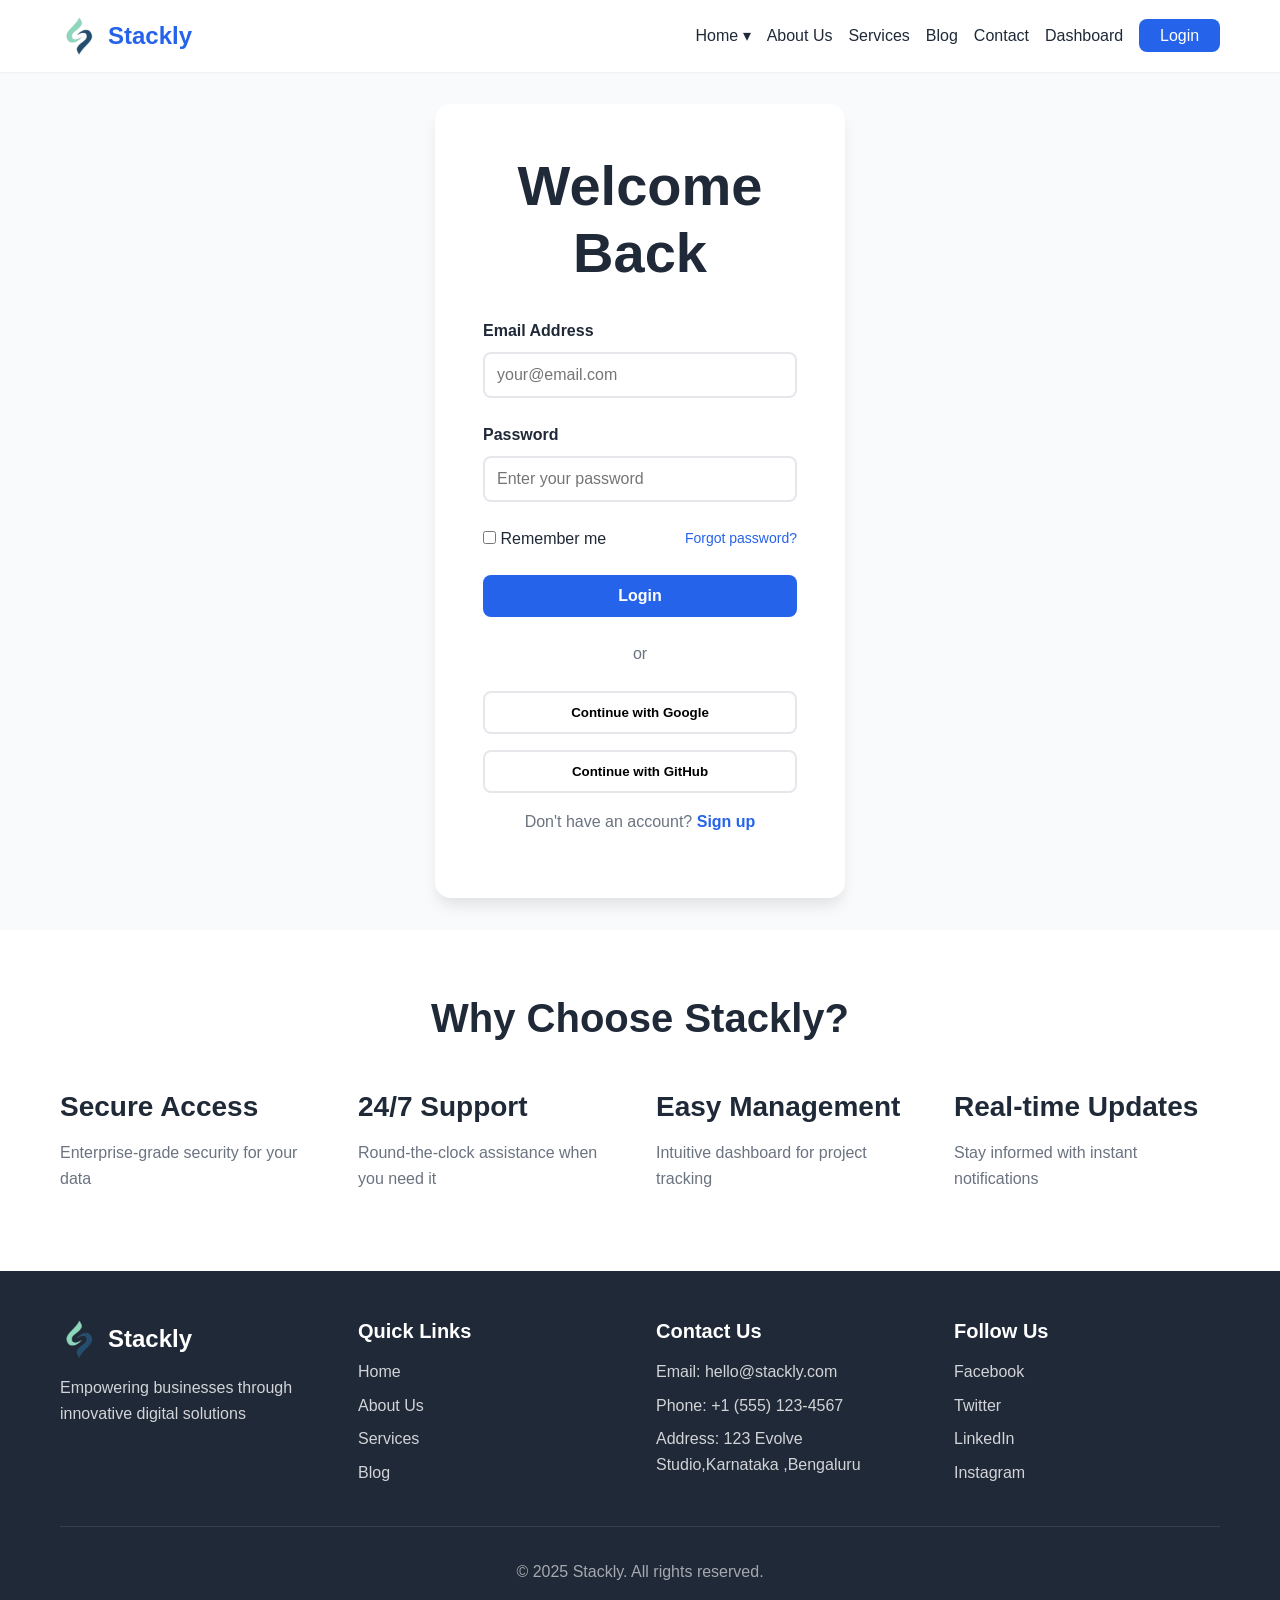
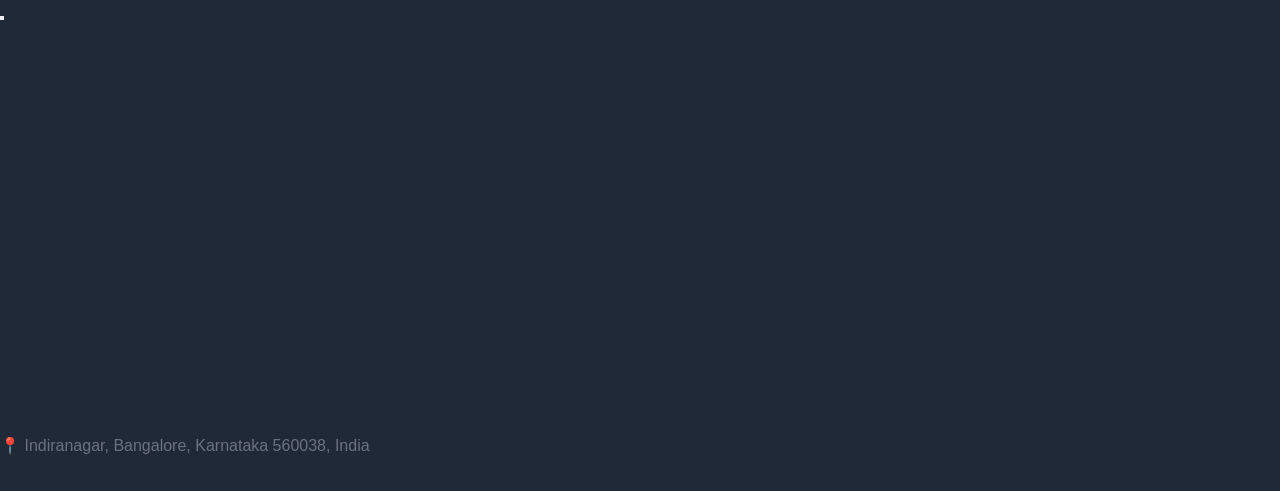
<file: login.html>
<!DOCTYPE html>
<html lang="en">
<head>
    <meta charset="UTF-8">
    <meta name="viewport" content="width=device-width, initial-scale=1.0">
    <title>Stackly</title>
    <link rel="stylesheet" href="./styles.css">
</head>
<body>
    <!-- Navigation -->
   <nav class="navbar">
    <div class="nav-container">

        <!-- Logo -->
        <a href="./index.html" class="logo">
            <img src="assets/logoimg.webp" alt="Stackly Logo" class="logo-icon" style="width: 40px; height: 40px; object-fit: contain;">
            <span class="logo-text">Stackly</span>
        </a>

        <!-- Mobile Toggle -->
        <button class="mobile-toggle" onclick="toggleMobileMenu()">
            <span></span>
            <span></span>
            <span></span>
        </button>

        <!-- Navigation Menu -->
        <ul class="nav-menu">

            <li class="dropdown">
                <a class="dropdown-toggle">Home ▾</a>
                <ul class="dropdown-menu">
                   
                    <li><a href="./home2.html">Home 2</a></li>
                    
                </ul>
            </li>

            <li><a href="./about.html">About Us</a></li>
            <li><a href="./services.html">Services</a></li>
            <li><a href="./blog.html">Blog</a></li>
            <li><a href="./contact.html">Contact</a></li>
            <li><a href="./dashboard.html">Dashboard</a></li>

            <li><a href="./login.html" class="nav-btn">Login</a></li>
        </ul>

    </div>
</nav>

    <!-- Login Section -->
    <section class="login-section">
        <div class="login-container">
            <div class="login-box">
                <div class="login-header">
                    <h1>Welcome Back</h1>
                   
                </div>
                <form class="login-form" onsubmit="handleLogin(event)">
                    <div id="login-error" class="error-message" style="display: none;"></div>
                    <div class="form-group">
                        <label for="login-email">Email Address</label>
                        <input type="email" id="login-email" name="email" required placeholder="your@email.com">
                    </div>
                    <div class="form-group">
                        <label for="login-password">Password</label>
                        <input type="password" id="login-password" name="password" required placeholder="Enter your password">
                    </div>
                    <div class="form-options">
                        <div class="checkbox-group">
                            <input type="checkbox" id="remember" name="remember">
                            <label for="remember">Remember me</label>
                        </div>
                        <a href="404.html" class="forgot-link">Forgot password?</a>
                    </div>
                    <button type="submit" class="btn btn-primary btn-full">Login</button>
                </form>
                <div class="login-divider">
                    <span>or</span>
                </div>
                <div class="social-login">
                    <button class="social-btn"  onclick=" window.location.href = '404.html'">Continue with Google</button>
                    <button class="social-btn"  onclick=" window.location.href = '404.html'">Continue with GitHub</button>
                </div>
                <p class="signup-link">Don't have an account? <a href="signup.html" onclick="showSignup(event)">Sign up</a></p>
            </div>

            <!-- Signup Box (Hidden by default) -->
            <div class="login-box" id="signup-box" style="display: none;">
                <div class="login-header">
                    <h1>Create Account</h1>
                    <p>Sign up to get started</p>
                </div>
                <form class="login-form" onsubmit="handleSignup(event)">
                    <div id="signup-error" class="error-message" style="display: none;"></div>
                    <div class="form-group">
                        <label for="signup-name">Full Name</label>
                        <input type="text" id="signup-name" name="name" required placeholder="Your Name">
                    </div>
                    <div class="form-group">
                        <label for="signup-email">Email Address</label>
                        <input type="email" id="signup-email" name="email" required placeholder="example@email.com">
                    </div>
                    <div class="form-group">
                        <label for="signup-password">Password</label>
                        <input type="password" id="signup-password" name="password" required placeholder="Create a password">
                    </div>
                    <div class="form-group">
                        <label for="signup-confirm">Confirm Password</label>
                        <input type="password" id="signup-confirm" name="confirm" required placeholder="Confirm your password">
                    </div>
                    <div class="checkbox-group">
                        <input type="checkbox" id="terms" name="terms" required>
                        <label for="terms">I agree to the Terms and Conditions</label>
                    </div>
                    <button type="submit" class="btn btn-primary btn-full">Create Account</button>
                </form>
                <div class="login-divider">
                    <span>or</span>
                </div>
                <div class="social-login">
                    <button class="social-btn" onclick="alert('Google signup coming soon!')">Sign up with Google</button>
                    <button class="social-btn" onclick="alert('GitHub signup coming soon!')">Sign up with GitHub</button>
                </div>
                <p class="signup-link">Already have an account? <a href="#" onclick="showLogin(event)">Login</a></p>
            </div>
        </div>
    </section>

    <!-- Features Below Login -->
    <section class="login-features">
        <div class="container">
            <h2 class="section-title">Why Choose Stackly?</h2>
            <div class="features-grid">
                <div class="feature-item">
                    <h3>Secure Access</h3>
                    <p>Enterprise-grade security for your data</p>
                </div>
                <div class="feature-item">
                    <h3>24/7 Support</h3>
                    <p>Round-the-clock assistance when you need it</p>
                </div>
                <div class="feature-item">
                    <h3>Easy Management</h3>
                    <p>Intuitive dashboard for project tracking</p>
                </div>
                <div class="feature-item">
                    <h3>Real-time Updates</h3>
                    <p>Stay informed with instant notifications</p>
                </div>
            </div>
        </div>
    </section>

    <!-- Footer -->
    <footer class="footer">
        <div class="container">
            <div class="footer-grid">
                <div class="footer-col">
                    <div class="footer-logo">
                        <img src="assets/logoimg.webp" alt="Stackly Logo" class="logo-icon" style="width: 40px; height: 40px; object-fit: contain;">
                        <span class="logo-text">Stackly</span>
                    </div>
                    <p class="footer-desc">Empowering businesses through innovative digital solutions</p>
                </div>
                <div class="footer-col">
                    <h4>Quick Links</h4>
                    <ul>
                        
                <li class="dropdown">
                    <a href="./index.html" class="dropdown-toggle">Home</a>
                    <ul class="dropdown-menu">
                        <li><a href="./home2.html">Home 2</a></li>
                    </ul>
                </li>

                        <li><a href="./about.html">About Us</a></li>
                        <li><a href="./services.html">Services</a></li>
                        <li><a href="./blog.html">Blog</a></li>
                    </ul>
                </div>
                <div class="footer-col">
                    <h4>Contact Us</h4>
                    <p>Email: hello@stackly.com</p>
                    <p>Phone: +1 (555) 123-4567</p>
                    <p>Address: 123 Evolve Studio,Karnataka ,Bengaluru</p>
                </div>
                <div class="footer-col">
                    <h4>Follow Us</h4>
                    <div class="social-links">
                        <a href="./404.html">Facebook</a>
                        <a href="./404.html">Twitter</a>
                        <a href="./404.html">LinkedIn</a>
                        <a href="./404.html">Instagram</a>
                    </div>
                </div>
            </div>
            <div class="footer-bottom">
                <p>&copy; 2025 Stackly. All rights reserved.</p>
            </div>
        </div>
        <div class="map-modal" id="mapModal">
      <div class="map-modal-content">
        <button class="map-modal-close" data-map-close aria-label="Close map">
         
        </button>
        
        <div class="map-container">
          <iframe src="https://www.google.com/maps/embed?pb=!1m18!1m12!1m3!1d3887.826169413119!2d77.6298!3d12.9716!2m3!1f0!2f0!3f0!3m2!1i1024!2i768!4f13.1!3m3!1m2!1s0x3bae1a1e1e1e1e1f%3A0x1e1e1e1e1e1e1e1e!2sIndiranagar%2C%20Bengaluru%2C%20Karnataka!5e0!3m2!1sen!2sin!4v" width="100%" height="400" style="border:0; border-radius: 1rem;" allowfullscreen="" loading="lazy" referrerpolicy="no-referrer-when-downgrade"></iframe>
        </div>
        <p class="location-info">📍 Indiranagar, Bangalore, Karnataka 560038, India</p>
      </div>
    </div>
    </footer>

    <script src="./script.js"></script>
</body>
</html>
</file>
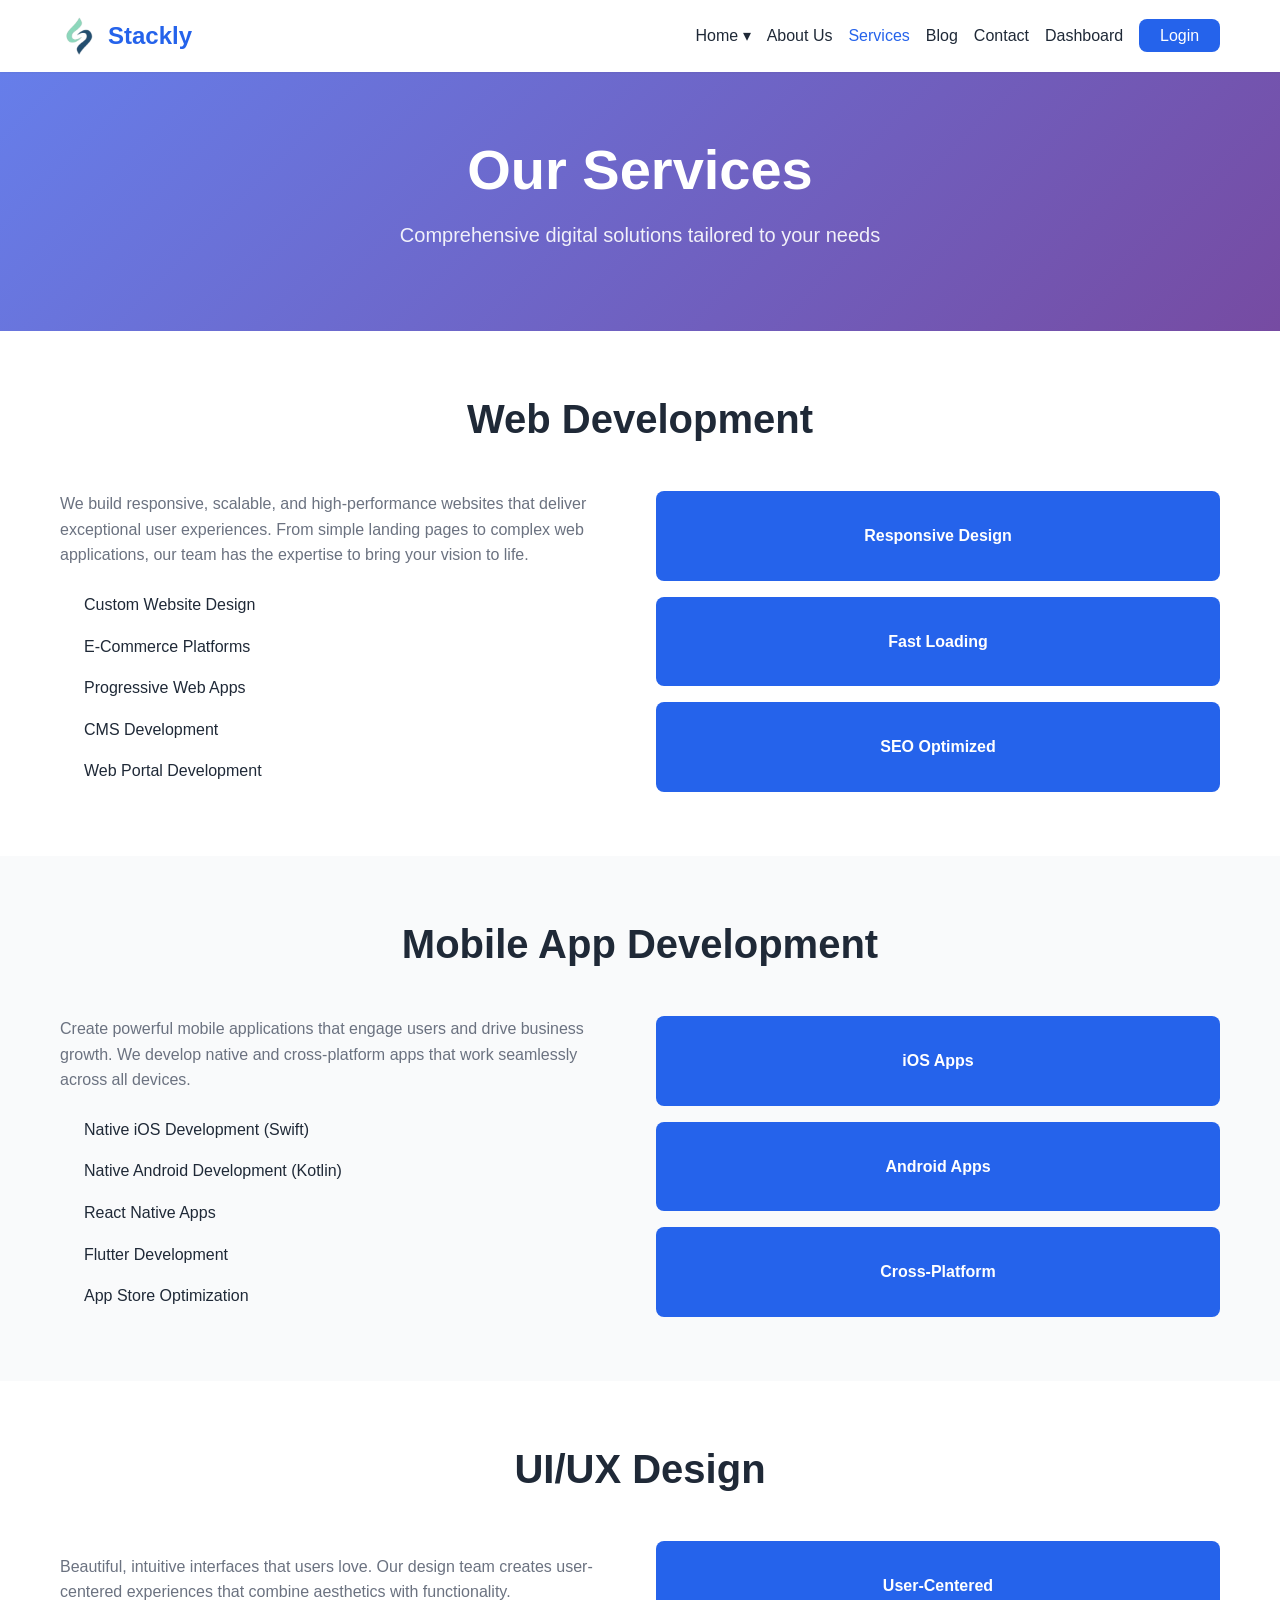
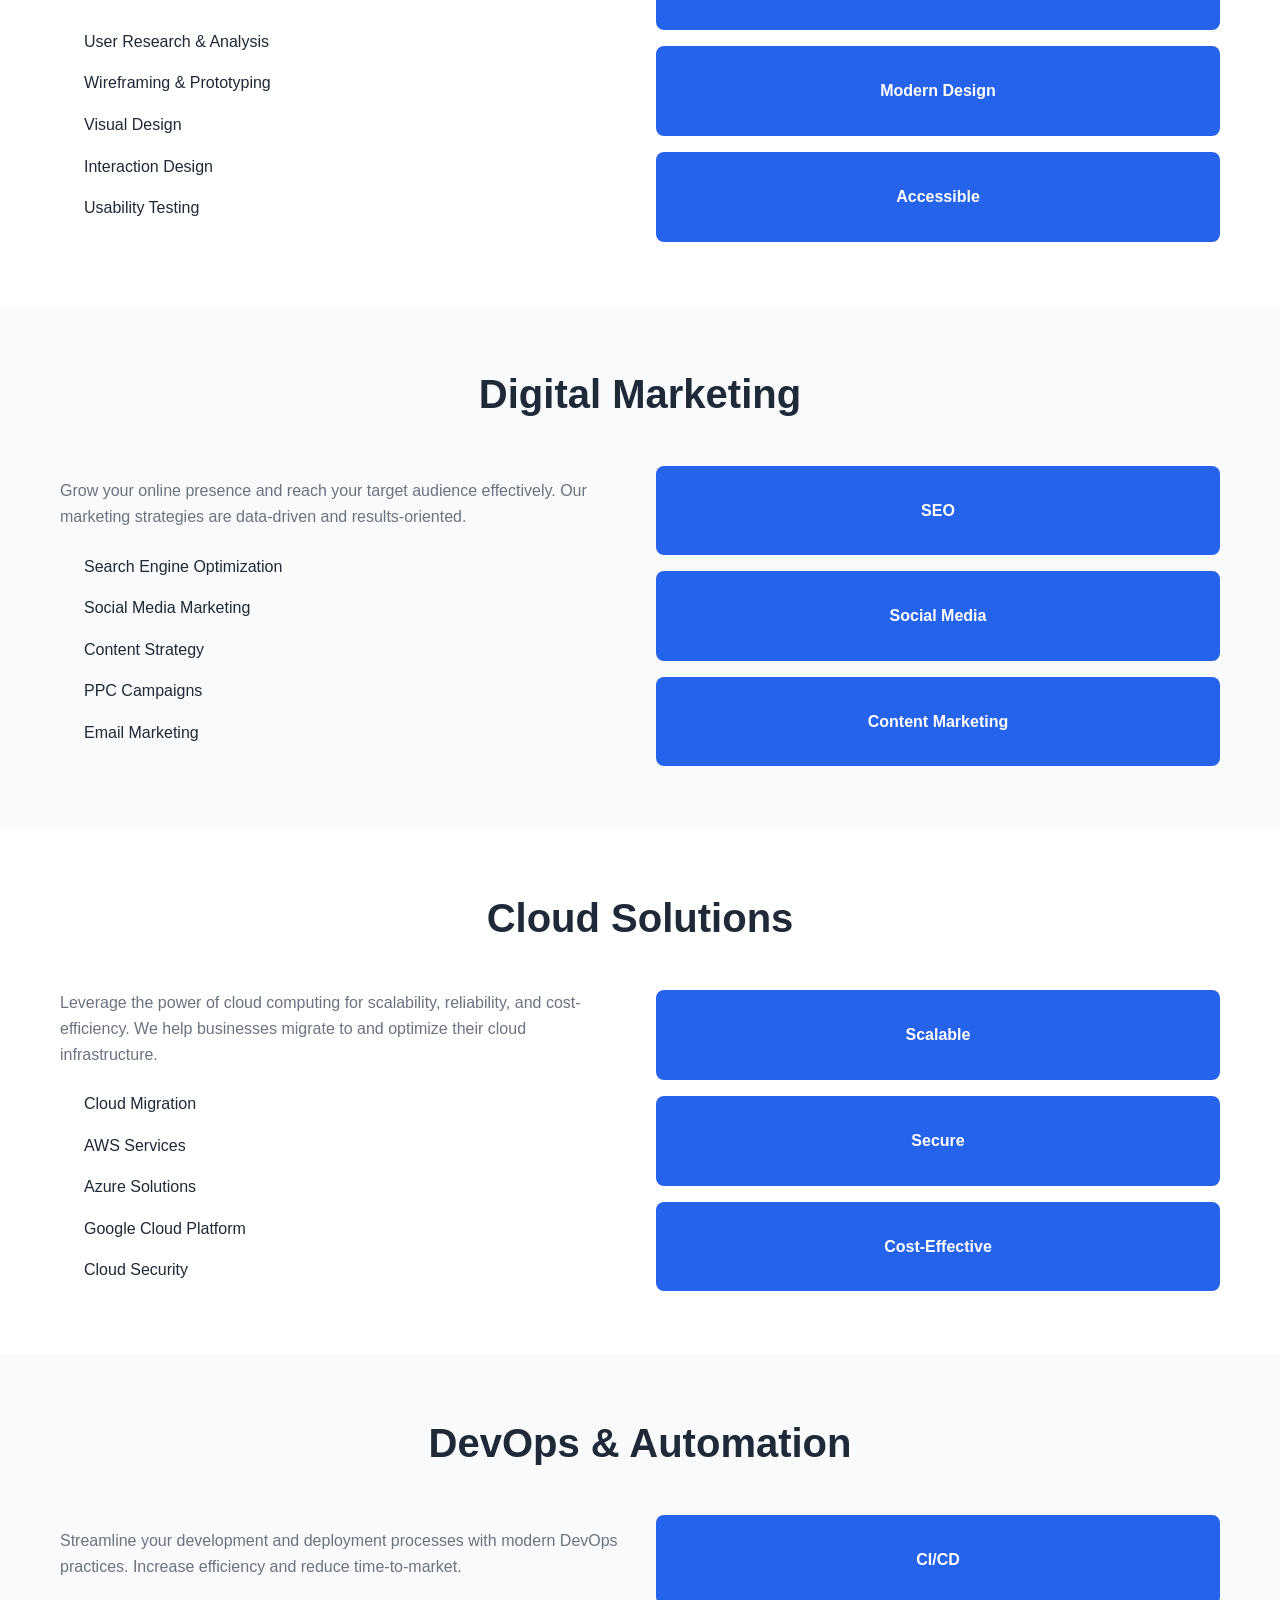
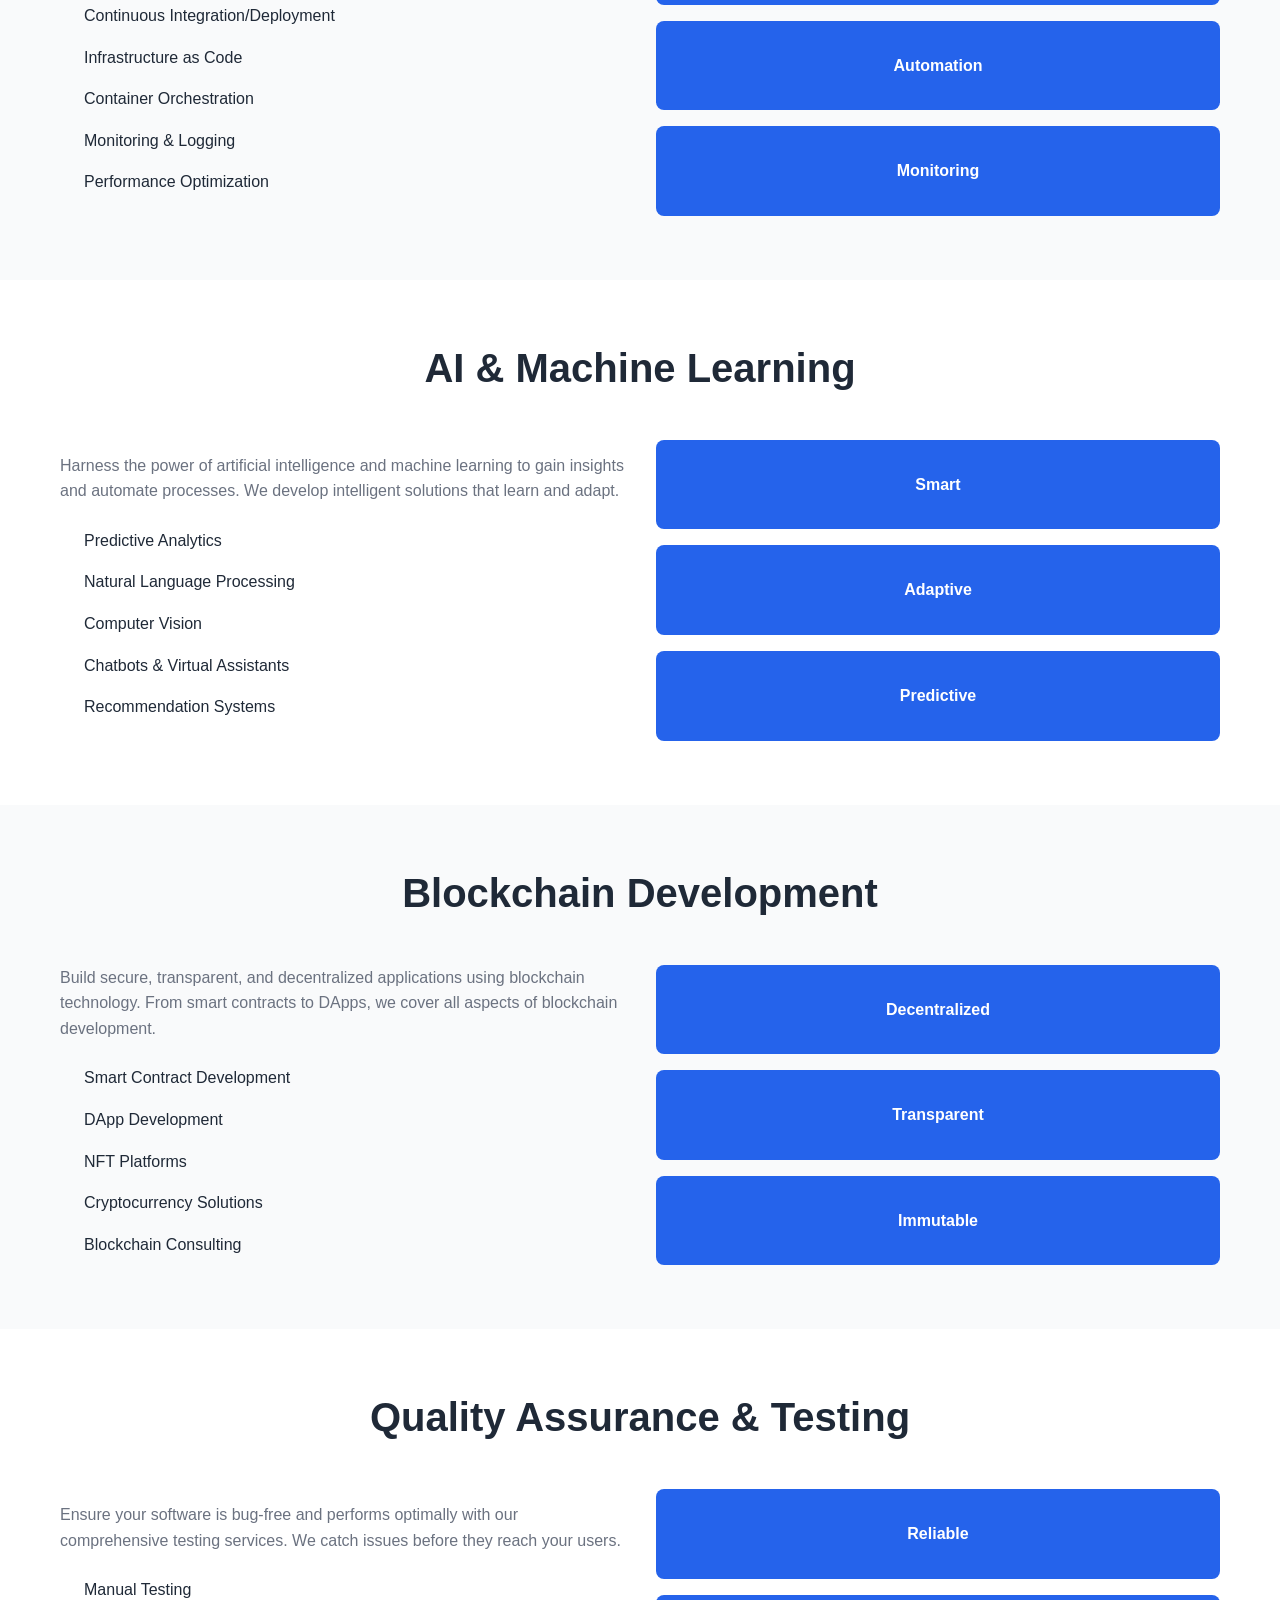
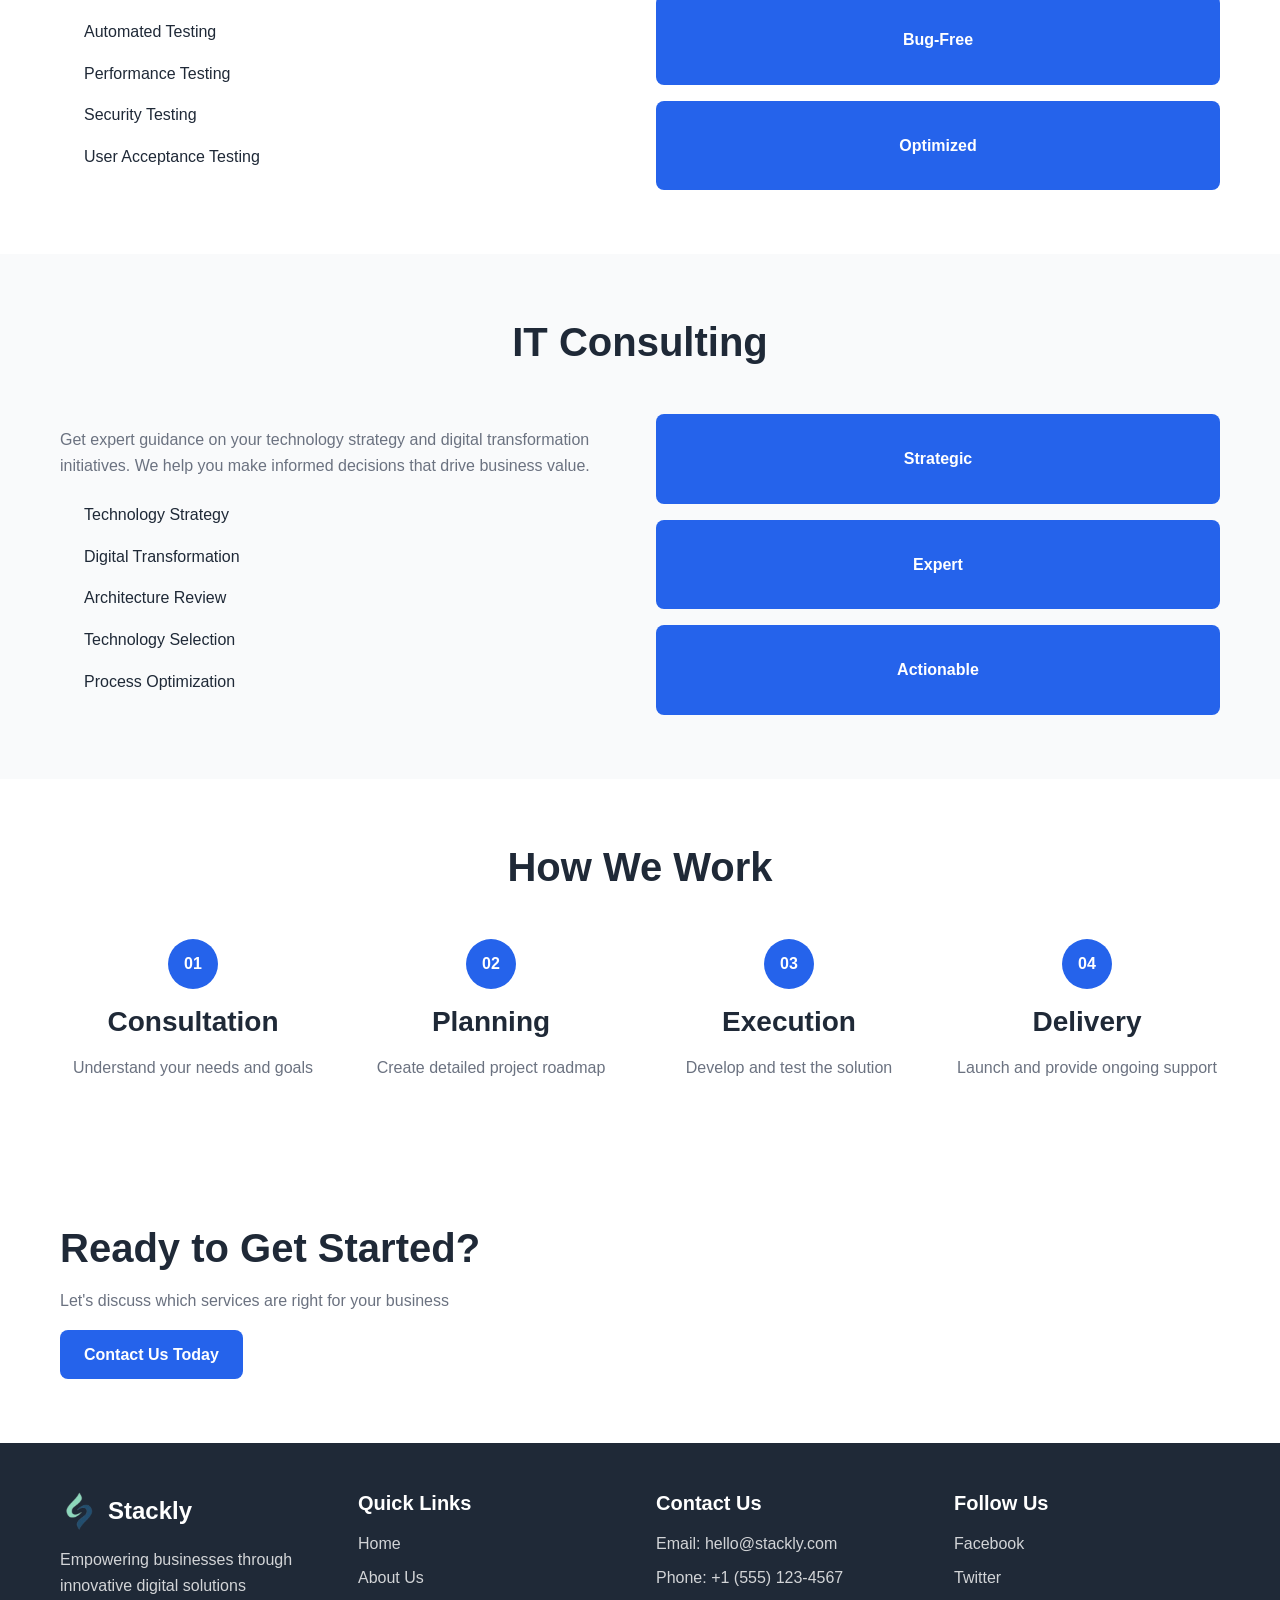
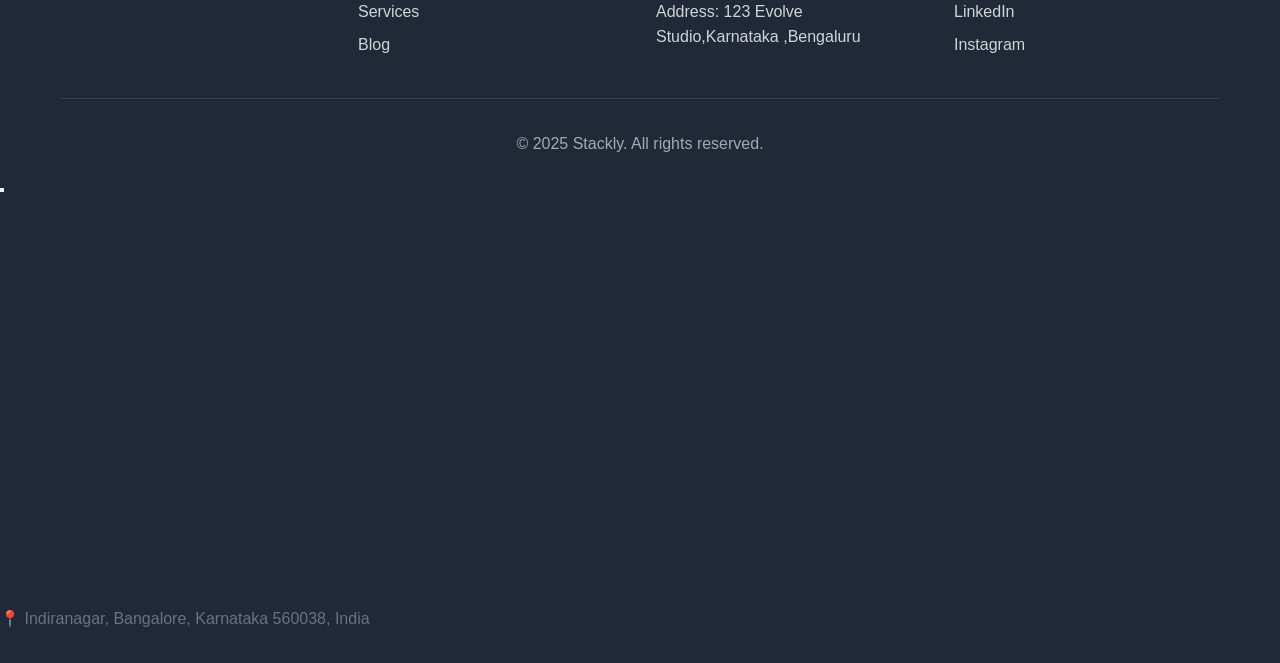
<file: services.html>
<!DOCTYPE html>
<html lang="en">
<head>
    <meta charset="UTF-8">
    <meta name="viewport" content="width=device-width, initial-scale=1.0">
    <title>Stackly</title>
    <link rel="stylesheet" href="./styles.css">
</head>
<body>
    <!-- Navigation -->
    <nav class="navbar">
    <div class="nav-container">

        <!-- Logo -->
        <a href="./index.html" class="logo">
            <img src="assets/logoimg.webp" alt="Stackly Logo" class="logo-icon" style="width: 40px; height: 40px; object-fit: contain;">
            <span class="logo-text">Stackly</span>
        </a>

        <!-- Mobile Toggle -->
        <button class="mobile-toggle" onclick="toggleMobileMenu()">
            <span></span>
            <span></span>
            <span></span>
        </button>

        <!-- Navigation Menu -->
        <ul class="nav-menu">

            <li class="dropdown">
                <a class="dropdown-toggle">Home ▾</a>
                <ul class="dropdown-menu">
                   
                    <li><a href="./home2.html">Home 2</a></li>
                    
                </ul>
            </li>

            <li><a href="./about.html">About Us</a></li>
            <li><a href="./services.html">Services</a></li>
            <li><a href="./blog.html">Blog</a></li>
            <li><a href="./contact.html">Contact</a></li>
            <li><a href="./dashboard.html">Dashboard</a></li>

            <li><a href="./login.html" class="nav-btn">Login</a></li>
        </ul>

    </div>
</nav>
    <!-- Page Header -->
    <section class="page-header">
        <div class="container">
            <h1>Our Services</h1>
            <p>Comprehensive digital solutions tailored to your needs</p>
        </div>
    </section>

    <!-- Web Development Service -->
    <section class="service-detail">
        <div class="container">
            <h2 class="section-title">Web Development</h2>
            <div class="service-content">
                <div class="service-text">
                    <p>We build responsive, scalable, and high-performance websites that deliver exceptional user experiences. From simple landing pages to complex web applications, our team has the expertise to bring your vision to life.</p>
                    <ul class="service-features">
                        <li>Custom Website Design</li>
                        <li>E-Commerce Platforms</li>
                        <li>Progressive Web Apps</li>
                        <li>CMS Development</li>
                        <li>Web Portal Development</li>
                    </ul>
                </div>
                <div class="service-visual">
                    <div class="visual-box">Responsive Design</div>
                    <div class="visual-box">Fast Loading</div>
                    <div class="visual-box">SEO Optimized</div>
                </div>
            </div>
        </div>
    </section>

    <!-- Mobile App Development -->
    <section class="service-detail alt-bg">
        <div class="container">
            <h2 class="section-title">Mobile App Development</h2>
            <div class="service-content reverse">
                <div class="service-visual">
                    <div class="visual-box">iOS Apps</div>
                    <div class="visual-box">Android Apps</div>
                    <div class="visual-box">Cross-Platform</div>
                </div>
                <div class="service-text">
                    <p>Create powerful mobile applications that engage users and drive business growth. We develop native and cross-platform apps that work seamlessly across all devices.</p>
                    <ul class="service-features">
                        <li>Native iOS Development (Swift)</li>
                        <li>Native Android Development (Kotlin)</li>
                        <li>React Native Apps</li>
                        <li>Flutter Development</li>
                        <li>App Store Optimization</li>
                    </ul>
                </div>
            </div>
        </div>
    </section>

    <!-- UI/UX Design -->
    <section class="service-detail">
        <div class="container">
            <h2 class="section-title">UI/UX Design</h2>
            <div class="service-content">
                <div class="service-text">
                    <p>Beautiful, intuitive interfaces that users love. Our design team creates user-centered experiences that combine aesthetics with functionality.</p>
                    <ul class="service-features">
                        <li>User Research & Analysis</li>
                        <li>Wireframing & Prototyping</li>
                        <li>Visual Design</li>
                        <li>Interaction Design</li>
                        <li>Usability Testing</li>
                    </ul>
                </div>
                <div class="service-visual">
                    <div class="visual-box">User-Centered</div>
                    <div class="visual-box">Modern Design</div>
                    <div class="visual-box">Accessible</div>
                </div>
            </div>
        </div>
    </section>

    <!-- Digital Marketing -->
    <section class="service-detail alt-bg">
        <div class="container">
            <h2 class="section-title">Digital Marketing</h2>
            <div class="service-content reverse">
                <div class="service-visual">
                    <div class="visual-box">SEO</div>
                    <div class="visual-box">Social Media</div>
                    <div class="visual-box">Content Marketing</div>
                </div>
                <div class="service-text">
                    <p>Grow your online presence and reach your target audience effectively. Our marketing strategies are data-driven and results-oriented.</p>
                    <ul class="service-features">
                        <li>Search Engine Optimization</li>
                        <li>Social Media Marketing</li>
                        <li>Content Strategy</li>
                        <li>PPC Campaigns</li>
                        <li>Email Marketing</li>
                    </ul>
                </div>
            </div>
        </div>
    </section>

    <!-- Cloud Solutions -->
    <section class="service-detail">
        <div class="container">
            <h2 class="section-title">Cloud Solutions</h2>
            <div class="service-content">
                <div class="service-text">
                    <p>Leverage the power of cloud computing for scalability, reliability, and cost-efficiency. We help businesses migrate to and optimize their cloud infrastructure.</p>
                    <ul class="service-features">
                        <li>Cloud Migration</li>
                        <li>AWS Services</li>
                        <li>Azure Solutions</li>
                        <li>Google Cloud Platform</li>
                        <li>Cloud Security</li>
                    </ul>
                </div>
                <div class="service-visual">
                    <div class="visual-box">Scalable</div>
                    <div class="visual-box">Secure</div>
                    <div class="visual-box">Cost-Effective</div>
                </div>
            </div>
        </div>
    </section>

    <!-- DevOps Services -->
    <section class="service-detail alt-bg">
        <div class="container">
            <h2 class="section-title">DevOps & Automation</h2>
            <div class="service-content reverse">
                <div class="service-visual">
                    <div class="visual-box">CI/CD</div>
                    <div class="visual-box">Automation</div>
                    <div class="visual-box">Monitoring</div>
                </div>
                <div class="service-text">
                    <p>Streamline your development and deployment processes with modern DevOps practices. Increase efficiency and reduce time-to-market.</p>
                    <ul class="service-features">
                        <li>Continuous Integration/Deployment</li>
                        <li>Infrastructure as Code</li>
                        <li>Container Orchestration</li>
                        <li>Monitoring & Logging</li>
                        <li>Performance Optimization</li>
                    </ul>
                </div>
            </div>
        </div>
    </section>

    <!-- AI & Machine Learning -->
    <section class="service-detail">
        <div class="container">
            <h2 class="section-title">AI & Machine Learning</h2>
            <div class="service-content">
                <div class="service-text">
                    <p>Harness the power of artificial intelligence and machine learning to gain insights and automate processes. We develop intelligent solutions that learn and adapt.</p>
                    <ul class="service-features">
                        <li>Predictive Analytics</li>
                        <li>Natural Language Processing</li>
                        <li>Computer Vision</li>
                        <li>Chatbots & Virtual Assistants</li>
                        <li>Recommendation Systems</li>
                    </ul>
                </div>
                <div class="service-visual">
                    <div class="visual-box">Smart</div>
                    <div class="visual-box">Adaptive</div>
                    <div class="visual-box">Predictive</div>
                </div>
            </div>
        </div>
    </section>

    <!-- Blockchain Development -->
    <section class="service-detail alt-bg">
        <div class="container">
            <h2 class="section-title">Blockchain Development</h2>
            <div class="service-content reverse">
                <div class="service-visual">
                    <div class="visual-box">Decentralized</div>
                    <div class="visual-box">Transparent</div>
                    <div class="visual-box">Immutable</div>
                </div>
                <div class="service-text">
                    <p>Build secure, transparent, and decentralized applications using blockchain technology. From smart contracts to DApps, we cover all aspects of blockchain development.</p>
                    <ul class="service-features">
                        <li>Smart Contract Development</li>
                        <li>DApp Development</li>
                        <li>NFT Platforms</li>
                        <li>Cryptocurrency Solutions</li>
                        <li>Blockchain Consulting</li>
                    </ul>
                </div>
            </div>
        </div>
    </section>

    <!-- Quality Assurance -->
    <section class="service-detail">
        <div class="container">
            <h2 class="section-title">Quality Assurance & Testing</h2>
            <div class="service-content">
                <div class="service-text">
                    <p>Ensure your software is bug-free and performs optimally with our comprehensive testing services. We catch issues before they reach your users.</p>
                    <ul class="service-features">
                        <li>Manual Testing</li>
                        <li>Automated Testing</li>
                        <li>Performance Testing</li>
                        <li>Security Testing</li>
                        <li>User Acceptance Testing</li>
                    </ul>
                </div>
                <div class="service-visual">
                    <div class="visual-box">Reliable</div>
                    <div class="visual-box">Bug-Free</div>
                    <div class="visual-box">Optimized</div>
                </div>
            </div>
        </div>
    </section>

    <!-- Consulting Services -->
    <section class="service-detail alt-bg">
        <div class="container">
            <h2 class="section-title">IT Consulting</h2>
            <div class="service-content reverse">
                <div class="service-visual">
                    <div class="visual-box">Strategic</div>
                    <div class="visual-box">Expert</div>
                    <div class="visual-box">Actionable</div>
                </div>
                <div class="service-text">
                    <p>Get expert guidance on your technology strategy and digital transformation initiatives. We help you make informed decisions that drive business value.</p>
                    <ul class="service-features">
                        <li>Technology Strategy</li>
                        <li>Digital Transformation</li>
                        <li>Architecture Review</li>
                        <li>Technology Selection</li>
                        <li>Process Optimization</li>
                    </ul>
                </div>
            </div>
        </div>
    </section>

    <!-- Service Process -->
    <section class="service-process">
        <div class="container">
            <h2 class="section-title">How We Work</h2>
            <div class="process-flow">
                <div class="flow-step">
                    <span class="flow-number">01</span>
                    <h3>Consultation</h3>
                    <p>Understand your needs and goals</p>
                </div>
                <div class="flow-step">
                    <span class="flow-number">02</span>
                    <h3>Planning</h3>
                    <p>Create detailed project roadmap</p>
                </div>
                <div class="flow-step">
                    <span class="flow-number">03</span>
                    <h3>Execution</h3>
                    <p>Develop and test the solution</p>
                </div>
                <div class="flow-step">
                    <span class="flow-number">04</span>
                    <h3>Delivery</h3>
                    <p>Launch and provide ongoing support</p>
                </div>
            </div>
        </div>
    </section>

    <!-- CTA Section -->
    <section class="services-cta">
        <div class="container">
            <h2>Ready to Get Started?</h2>
            <p>Let's discuss which services are right for your business</p>
            <a href="./contact.html" class="btn btn-primary">Contact Us Today</a>
        </div>
    </section>

    <!-- Footer -->
    <footer class="footer">
        <div class="container">
            <div class="footer-grid">
                <div class="footer-col">
                    <div class="footer-logo">
                        <img src="assets/logoimg.webp" alt="Stackly Logo" class="logo-icon" style="width: 40px; height: 40px; object-fit: contain;">
                        <span class="logo-text">Stackly</span>
                    </div>
                    <p class="footer-desc">Empowering businesses through innovative digital solutions</p>
                </div>
                <div class="footer-col">
                    <h4>Quick Links</h4>
                    <ul>
                        
                <li class="dropdown">
                    <a href="./index.html" class="dropdown-toggle">Home</a>
                    <ul class="dropdown-menu">
                        <li><a href="./home2.html">Home 2</a></li>
                    </ul>
                </li>

                        <li><a href="./about.html">About Us</a></li>
                        <li><a href="./services.html">Services</a></li>
                        <li><a href="./blog.html">Blog</a></li>
                    </ul>
                </div>
                <div class="footer-col">
                    <h4>Contact Us</h4>
                    <p>Email: hello@stackly.com</p>
                    <p>Phone: +1 (555) 123-4567</p>
                    <p>Address: 123 Evolve Studio,Karnataka ,Bengaluru</p>
                </div>
                <div class="footer-col">
                    <h4>Follow Us</h4>
                    <div class="social-links">
                        <a href="./404.html">Facebook</a>
                        <a href="./404.html">Twitter</a>
                        <a href="./404.html">LinkedIn</a>
                        <a href="./404.html">Instagram</a>
                    </div>
                </div>
            </div>
            <div class="footer-bottom">
                <p>&copy; 2025 Stackly. All rights reserved.</p>
            </div>
        </div>
        <div class="map-modal" id="mapModal">
      <div class="map-modal-content">
        <button class="map-modal-close" data-map-close aria-label="Close map">
         
        </button>
        
        <div class="map-container">
          <iframe src="https://www.google.com/maps/embed?pb=!1m18!1m12!1m3!1d3887.826169413119!2d77.6298!3d12.9716!2m3!1f0!2f0!3f0!3m2!1i1024!2i768!4f13.1!3m3!1m2!1s0x3bae1a1e1e1e1e1f%3A0x1e1e1e1e1e1e1e1e!2sIndiranagar%2C%20Bengaluru%2C%20Karnataka!5e0!3m2!1sen!2sin!4v" width="100%" height="400" style="border:0; border-radius: 1rem;" allowfullscreen="" loading="lazy" referrerpolicy="no-referrer-when-downgrade"></iframe>
        </div>
        <p class="location-info">📍 Indiranagar, Bangalore, Karnataka 560038, India</p>
      </div>
    </div>
    </footer>

    <script src="./script.js"></script>
</body>
</html>
</file>
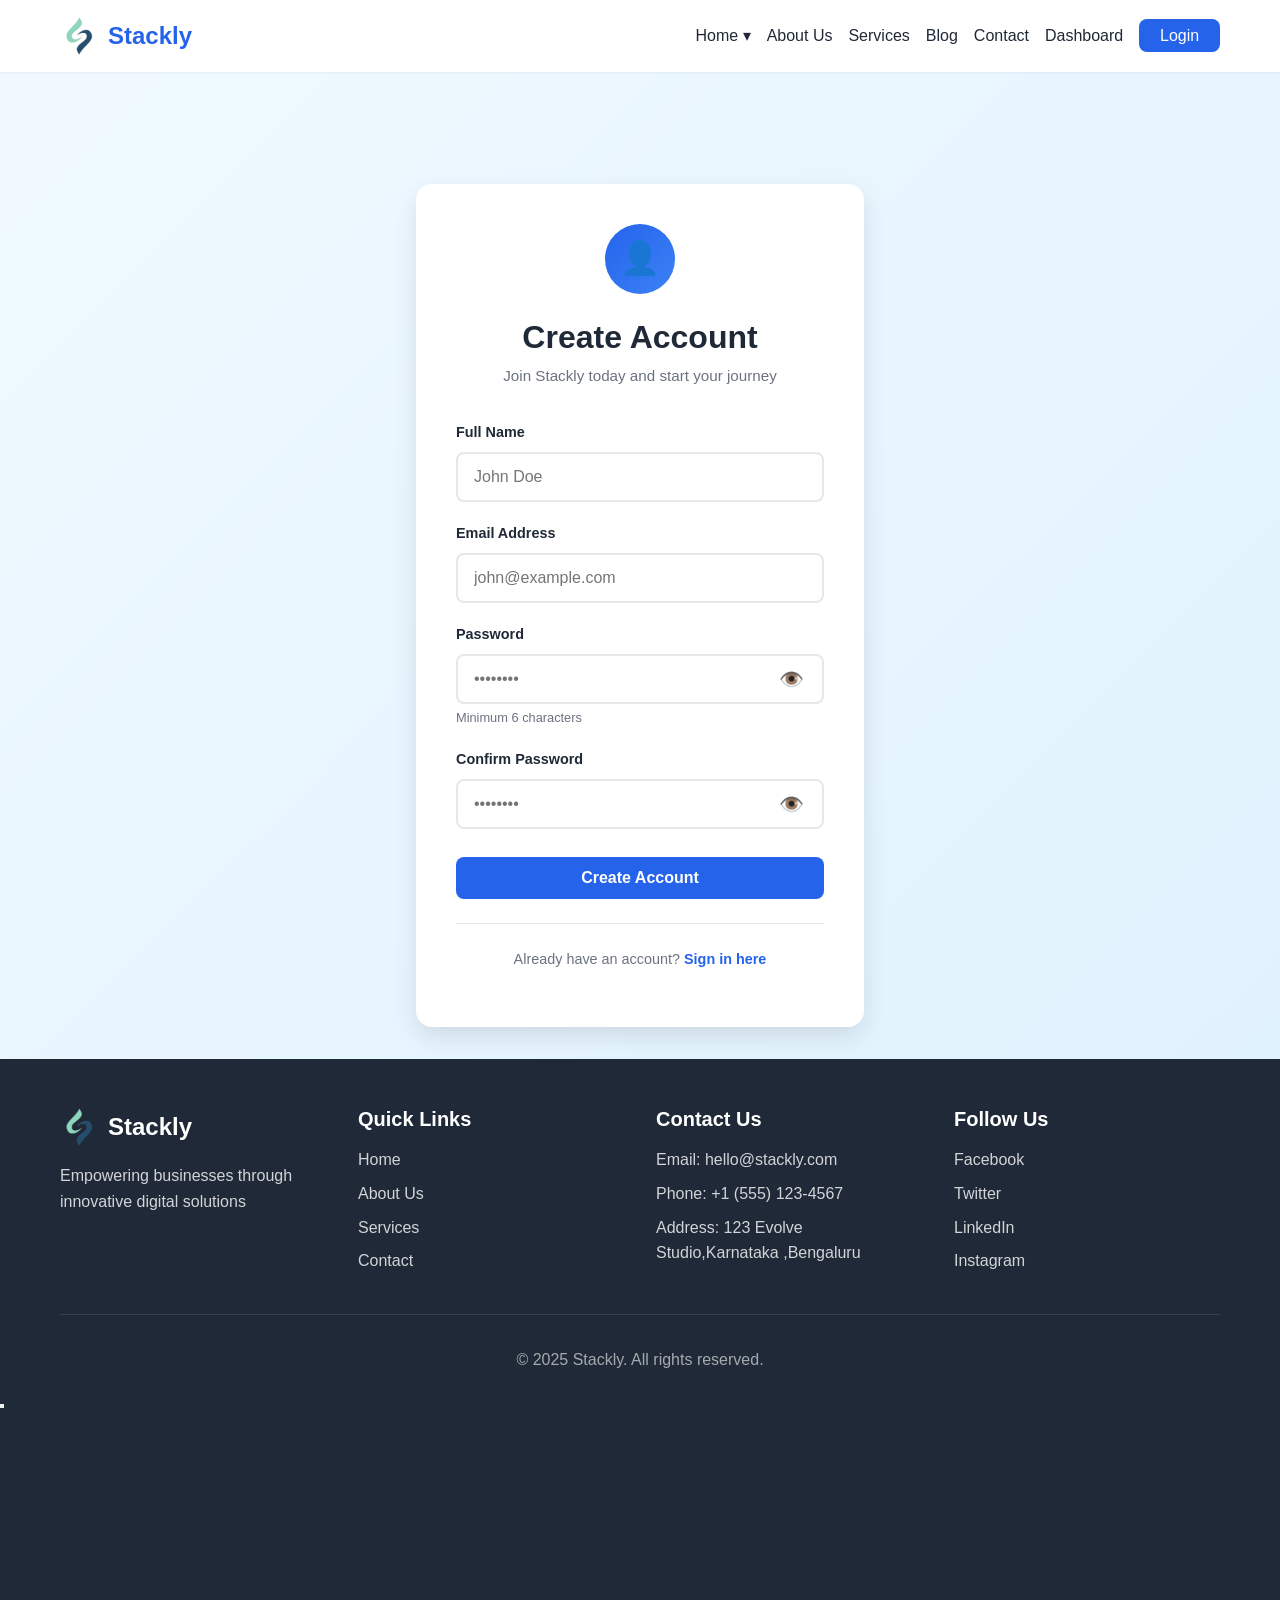
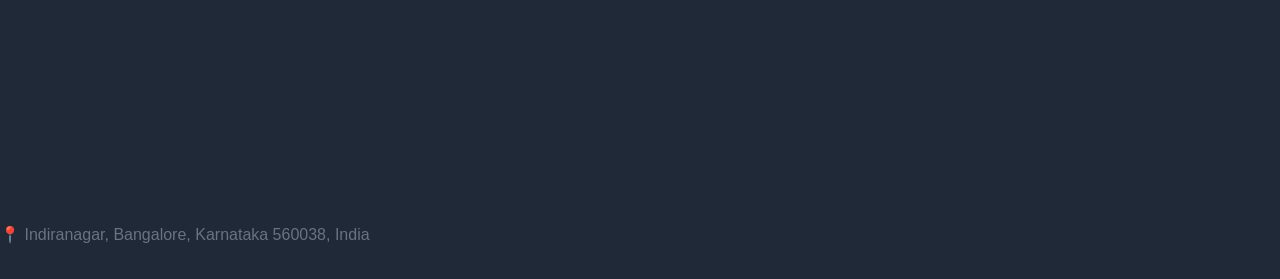
<file: signup.html>
<!DOCTYPE html>
<html lang="en">
<head>
    <meta charset="UTF-8">
    <meta name="viewport" content="width=device-width, initial-scale=1.0">
    <title>Stackly</title>
    <link rel="stylesheet" href="./styles.css">
    <style>
        /* Auth Page Specific Styles */
        .auth-page {
            min-height: 100vh;
            background: linear-gradient(135deg, #f0f9ff 0%, #e0f2fe 100%);
            padding-top: 80px;
        }

        .auth-container {
            max-width: 480px;
            margin: 0 auto;
            padding: 2rem 1rem;
        }

        .auth-box {
            background: white;
            padding: 2.5rem;
            border-radius: 1rem;
            box-shadow: 0 10px 25px rgba(0, 0, 0, 0.1);
        }

        .auth-header {
            text-align: center;
            margin-bottom: 2rem;
        }

        .auth-icon {
            width: 70px;
            height: 70px;
            background: linear-gradient(135deg, #2563eb 0%, #3b82f6 100%);
            color: white;
            border-radius: 50%;
            display: flex;
            align-items: center;
            justify-content: center;
            margin: 0 auto 1.5rem;
            font-size: 2rem;
        }

        .auth-header h2 {
            font-size: 2rem;
            margin-bottom: 0.5rem;
            color: #1f2937;
        }

        .auth-header p {
            color: #6b7280;
            font-size: 0.95rem;
        }

        .auth-form {
            display: flex;
            flex-direction: column;
            gap: 1.25rem;
        }

        .form-group {
            display: flex;
            flex-direction: column;
        }

        .form-group label {
            margin-bottom: 0.5rem;
            font-weight: 600;
            color: #1f2937;
            font-size: 0.9rem;
        }

        .form-group input {
            padding: 0.875rem 1rem;
            border: 2px solid #e5e7eb;
            border-radius: 0.5rem;
            font-size: 1rem;
            transition: all 0.3s ease;
        }

        .form-group input:focus {
            outline: none;
            border-color: #2563eb;
            box-shadow: 0 0 0 3px rgba(37, 99, 235, 0.1);
        }

        .password-wrapper {
            position: relative;
        }

        .password-wrapper input {
            width: 100%;
            padding-right: 3rem;
        }

        .password-toggle {
            position: absolute;
            right: 0.75rem;
            top: 50%;
            transform: translateY(-50%);
            background: none;
            border: none;
            cursor: pointer;
            color: #6b7280;
            font-size: 1.25rem;
            padding: 0.5rem;
            transition: color 0.3s ease;
        }

        .password-toggle:hover {
            color: #2563eb;
        }

        .form-hint {
            font-size: 0.8rem;
            color: #6b7280;
            margin-top: 0.25rem;
        }

        .auth-submit-btn {
            margin-top: 0.5rem;
        }

        .auth-footer {
            text-align: center;
            margin-top: 1.5rem;
            padding-top: 1.5rem;
            border-top: 1px solid #e5e7eb;
        }

        .auth-footer p {
            color: #6b7280;
            font-size: 0.9rem;
        }

        .auth-link {
            color: #2563eb;
            font-weight: 600;
            cursor: pointer;
            text-decoration: none;
        }

        .auth-link:hover {
            text-decoration: underline;
        }

        .error-message {
            background: #fee2e2;
            color: #991b1b;
            padding: 0.75rem 1rem;
            border-radius: 0.5rem;
            font-size: 0.9rem;
            display: none;
        }

        .error-message.show {
            display: block;
        }
    </style>
</head>
<body>
    <!-- Navigation Bar -->
   <nav class="navbar">
    <div class="nav-container">

        <!-- Logo -->
        <a href="./index.html" class="logo">
            <img src="assets/logoimg.webp" alt="Stackly Logo" class="logo-icon" style="width: 40px; height: 40px; object-fit: contain;">
            <span class="logo-text">Stackly</span>
        </a>

        <!-- Mobile Toggle -->
        <button class="mobile-toggle" onclick="toggleMobileMenu()">
            <span></span>
            <span></span>
            <span></span>
        </button>

        <!-- Navigation Menu -->
        <ul class="nav-menu">

            <li class="dropdown">
                <a class="dropdown-toggle">Home ▾</a>
                <ul class="dropdown-menu">
                   
                    <li><a href="./home2.html">Home 2</a></li>
                    
                </ul>
            </li>

            <li><a href="./about.html">About Us</a></li>
            <li><a href="./services.html">Services</a></li>
            <li><a href="./blog.html">Blog</a></li>
            <li><a href="./contact.html">Contact</a></li>
            <li><a href="./dashboard.html">Dashboard</a></li>

            <li><a href="./login.html" class="nav-btn">Login</a></li>
        </ul>

    </div>
</nav>
    <!-- Auth Page -->
    <div class="auth-page">
        <div class="auth-container">
            <div class="auth-box">
                <div class="auth-header">
                    <div class="auth-icon">👤</div>
                    <h2>Create Account</h2>
                    <p>Join Stackly today and start your journey</p>
                </div>

                <div id="error-message" class="error-message"></div>

                <form class="auth-form" id="signup-form" onsubmit="handleSignup(event)">
                    <div class="form-group">
                        <label for="signup-name">Full Name</label>
                        <input 
                            type="text" 
                            id="signup-name" 
                            name="name" 
                            placeholder="John Doe" 
                            required
                        >
                    </div>

                    <div class="form-group">
                        <label for="signup-email">Email Address</label>
                        <input 
                            type="email" 
                            id="signup-email" 
                            name="email" 
                            placeholder="john@example.com" 
                            required
                        >
                    </div>

                    <div class="form-group">
                        <label for="signup-password">Password</label>
                        <div class="password-wrapper">
                            <input 
                                type="password" 
                                id="signup-password" 
                                name="password" 
                                placeholder="••••••••" 
                                required
                                minlength="6"
                            >
                            <button type="button" class="password-toggle" onclick="togglePassword('signup-password')">
                                👁️
                            </button>
                        </div>
                        <small class="form-hint">Minimum 6 characters</small>
                    </div>

                    <div class="form-group">
                        <label for="signup-confirm">Confirm Password</label>
                        <div class="password-wrapper">
                            <input 
                                type="password" 
                                id="signup-confirm" 
                                name="confirm" 
                                placeholder="••••••••" 
                                required
                            >
                            <button type="button" class="password-toggle" onclick="togglePassword('signup-confirm')">
                                👁️
                            </button>
                        </div>
                    </div>

                    <button type="submit" class="btn btn-primary btn-full auth-submit-btn">
                        Create Account
                    </button>
                </form>

                <div class="auth-footer">
                    <p>
                        Already have an account? 
                        <a href="./login.html" class="auth-link">Sign in here</a>
                    </p>
                </div>
            </div>
        </div>
    </div>

    <!-- Footer -->
    <footer class="footer">
        <div class="container">
            <div class="footer-grid">
                <div class="footer-col">
                    <div class="footer-logo">
                       <img src="assets/logoimg.webp" alt="Stackly Logo" class="logo-icon" style="width: 40px; height: 40px; object-fit: contain;">
                        <span class="logo-text">Stackly</span>
                    </div>
                    <p class="footer-desc">Empowering businesses through innovative digital solutions</p>
                </div>
                <div class="footer-col">
                    <h4>Quick Links</h4>
                    <ul>
                        
                <li class="dropdown">
                    <a href="./index.html" class="dropdown-toggle">Home</a>
                    <ul class="dropdown-menu">
                        <li><a href="./home2.html">Home 2</a></li>
                    </ul>
                </li>

                        <li><a href="./about.html">About Us</a></li>
                        <li><a href="./services.html">Services</a></li>
                        <li><a href="./contact.html">Contact</a></li>
                    </ul>
                </div>
                <div class="footer-col">
                    <h4>Contact Us</h4>
                    <p>Email: hello@stackly.com</p>
                    <p>Phone: +1 (555) 123-4567</p>
                    <p>Address: 123 Evolve Studio,Karnataka ,Bengaluru</p>
                </div>
                <div class="footer-col">
                    <h4>Follow Us</h4>
                    <div class="social-links">
                        <a href="#">Facebook</a>
                        <a href="#">Twitter</a>
                        <a href="#">LinkedIn</a>
                        <a href="#">Instagram</a>
                    </div>
                </div>
            </div>
            <div class="footer-bottom">
                <p>&copy; 2025 Stackly. All rights reserved.</p>
            </div>
        </div>
        <div class="map-modal" id="mapModal">
      <div class="map-modal-content">
        <button class="map-modal-close" data-map-close aria-label="Close map">
         
        </button>
        
        <div class="map-container">
          <iframe src="https://www.google.com/maps/embed?pb=!1m18!1m12!1m3!1d3887.826169413119!2d77.6298!3d12.9716!2m3!1f0!2f0!3f0!3m2!1i1024!2i768!4f13.1!3m3!1m2!1s0x3bae1a1e1e1e1e1f%3A0x1e1e1e1e1e1e1e1e!2sIndiranagar%2C%20Bengaluru%2C%20Karnataka!5e0!3m2!1sen!2sin!4v" width="100%" height="400" style="border:0; border-radius: 1rem;" allowfullscreen="" loading="lazy" referrerpolicy="no-referrer-when-downgrade"></iframe>
        </div>
        <p class="location-info">📍 Indiranagar, Bangalore, Karnataka 560038, India</p>
      </div>
    </div>
    </footer>

    <script src="./script.js"></script>
    <script>
        // Password toggle function
        function togglePassword(inputId) {
            const input = document.getElementById(inputId);
            if (input.type === 'password') {
                input.type = 'text';
            } else {
                input.type = 'password';
            }
        }

        // Handle signup form submission
        function handleSignup(event) {
            event.preventDefault();
            
            const name = document.getElementById('signup-name').value;
            const email = document.getElementById('signup-email').value;
            const password = document.getElementById('signup-password').value;
            const confirm = document.getElementById('signup-confirm').value;
            const errorDiv = document.getElementById('error-message');

            // Clear previous errors
            errorDiv.classList.remove('show');

            // Validation
            if (password !== confirm) {
                errorDiv.textContent = 'Passwords do not match!';
                errorDiv.classList.add('show');
                return;
            }

            if (password.length < 6) {
                errorDiv.textContent = 'Password must be at least 6 characters long!';
                errorDiv.classList.add('show');
                return;
            }

            // Store user data in localStorage
            const user = {
                name: name,
                email: email,
                loggedIn: true
            };
            localStorage.setItem('user', JSON.stringify(user));

            // Show success message and redirect
            alert(`Welcome ${name}! Your account has been created successfully.`);
            window.location.href = './dashboard.html';
        }
    </script>
</body>
</html>
</file>
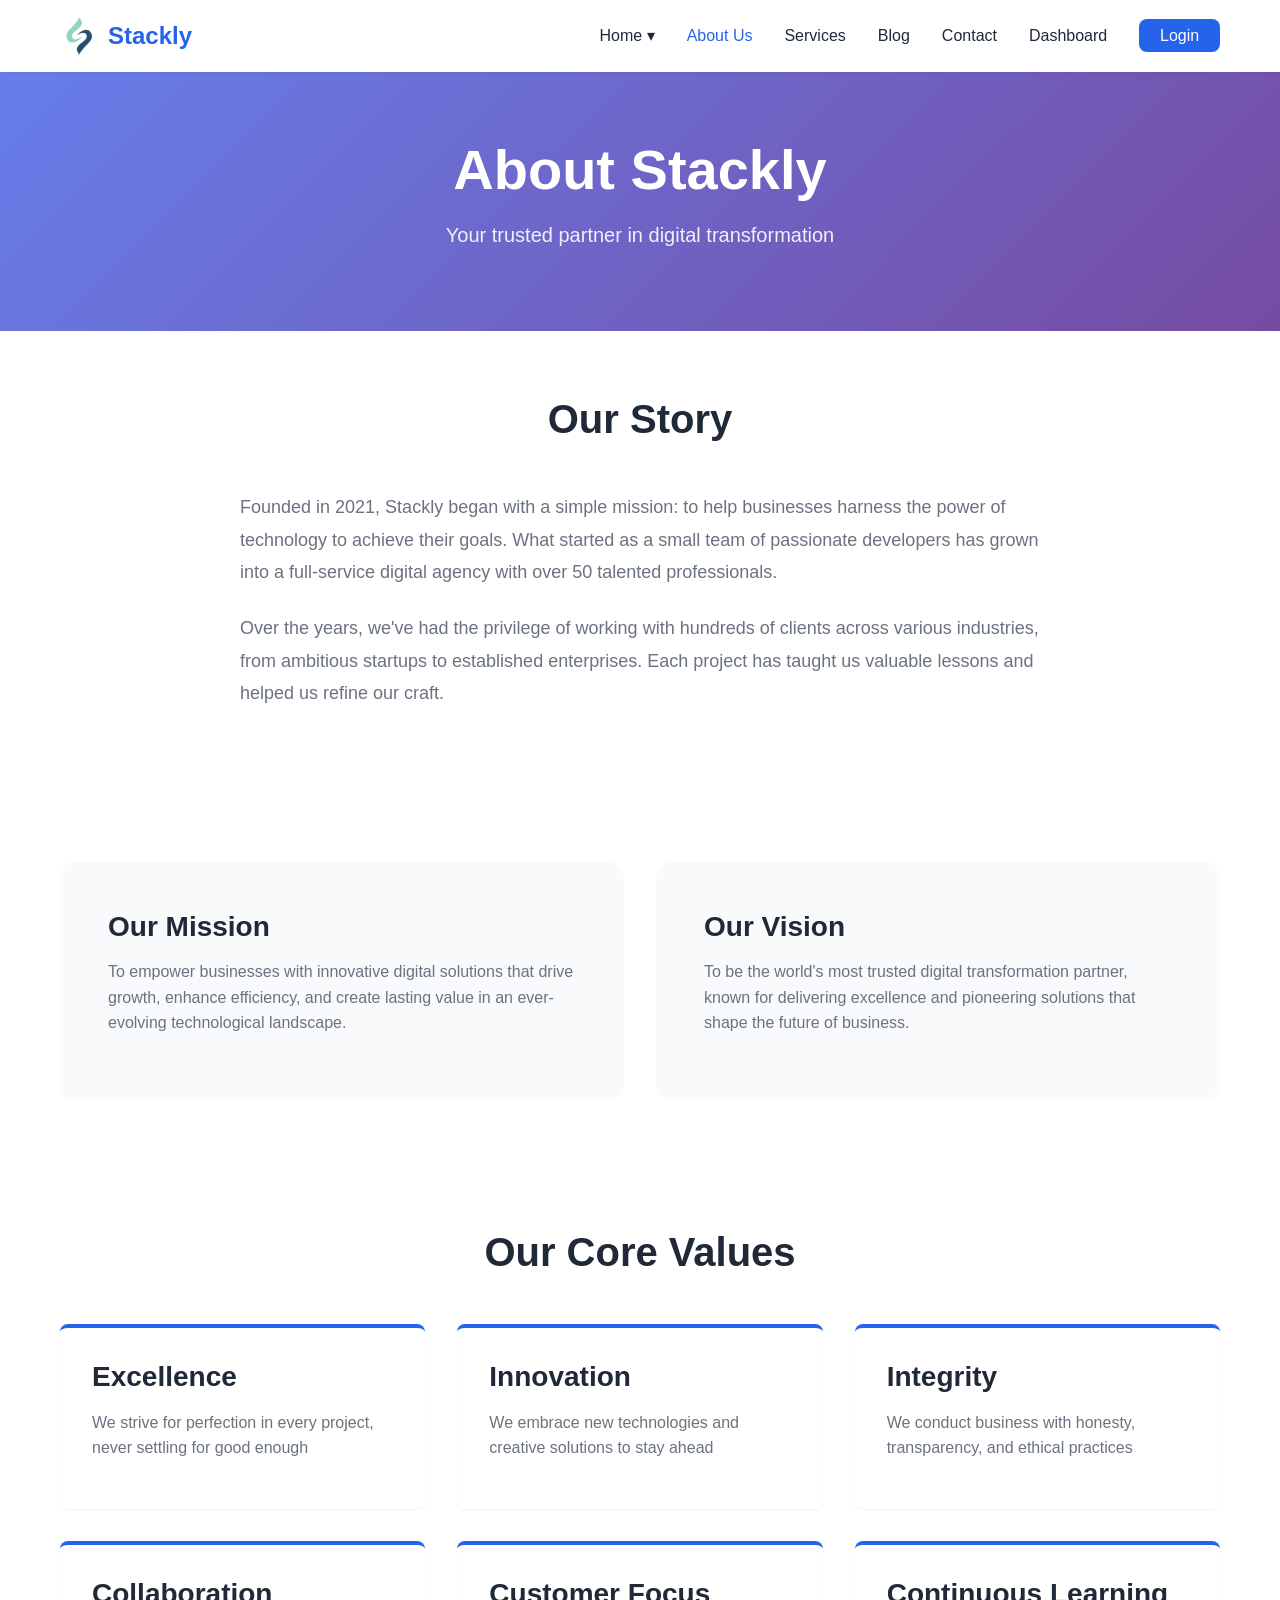
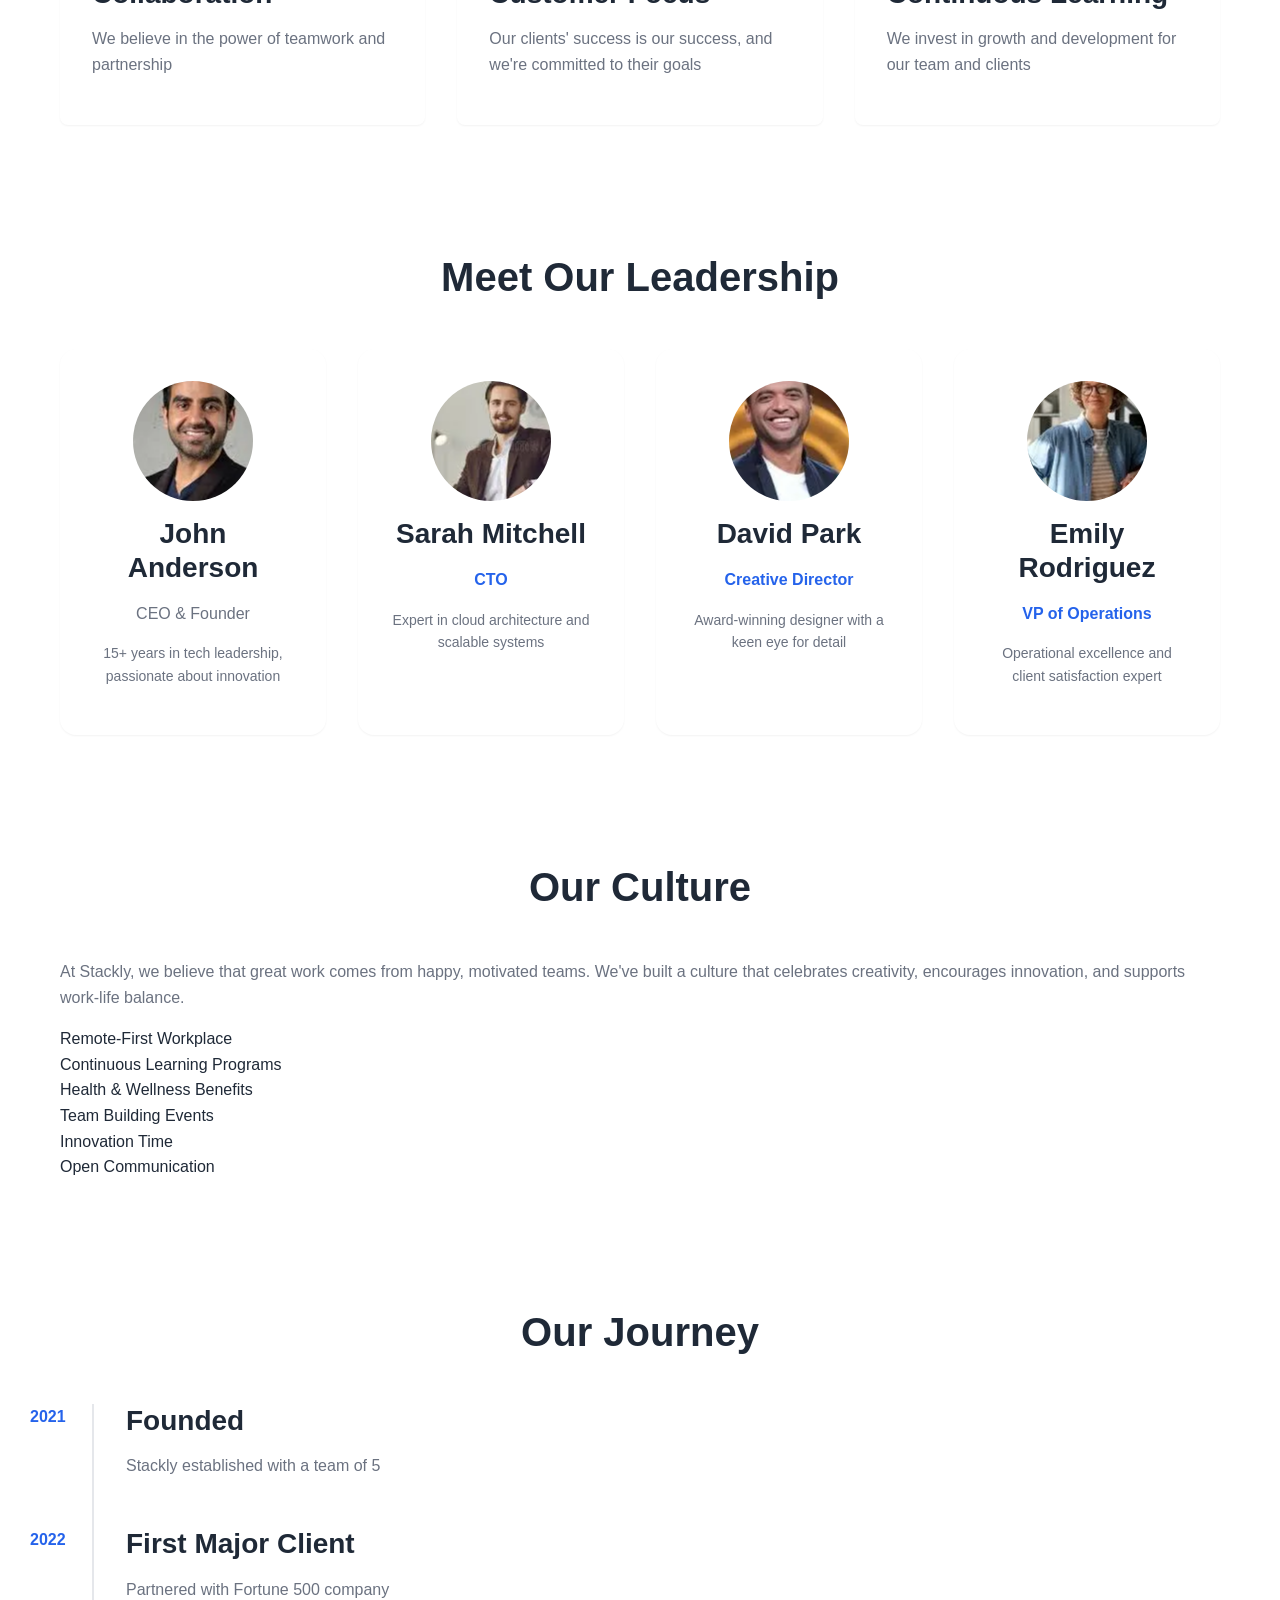
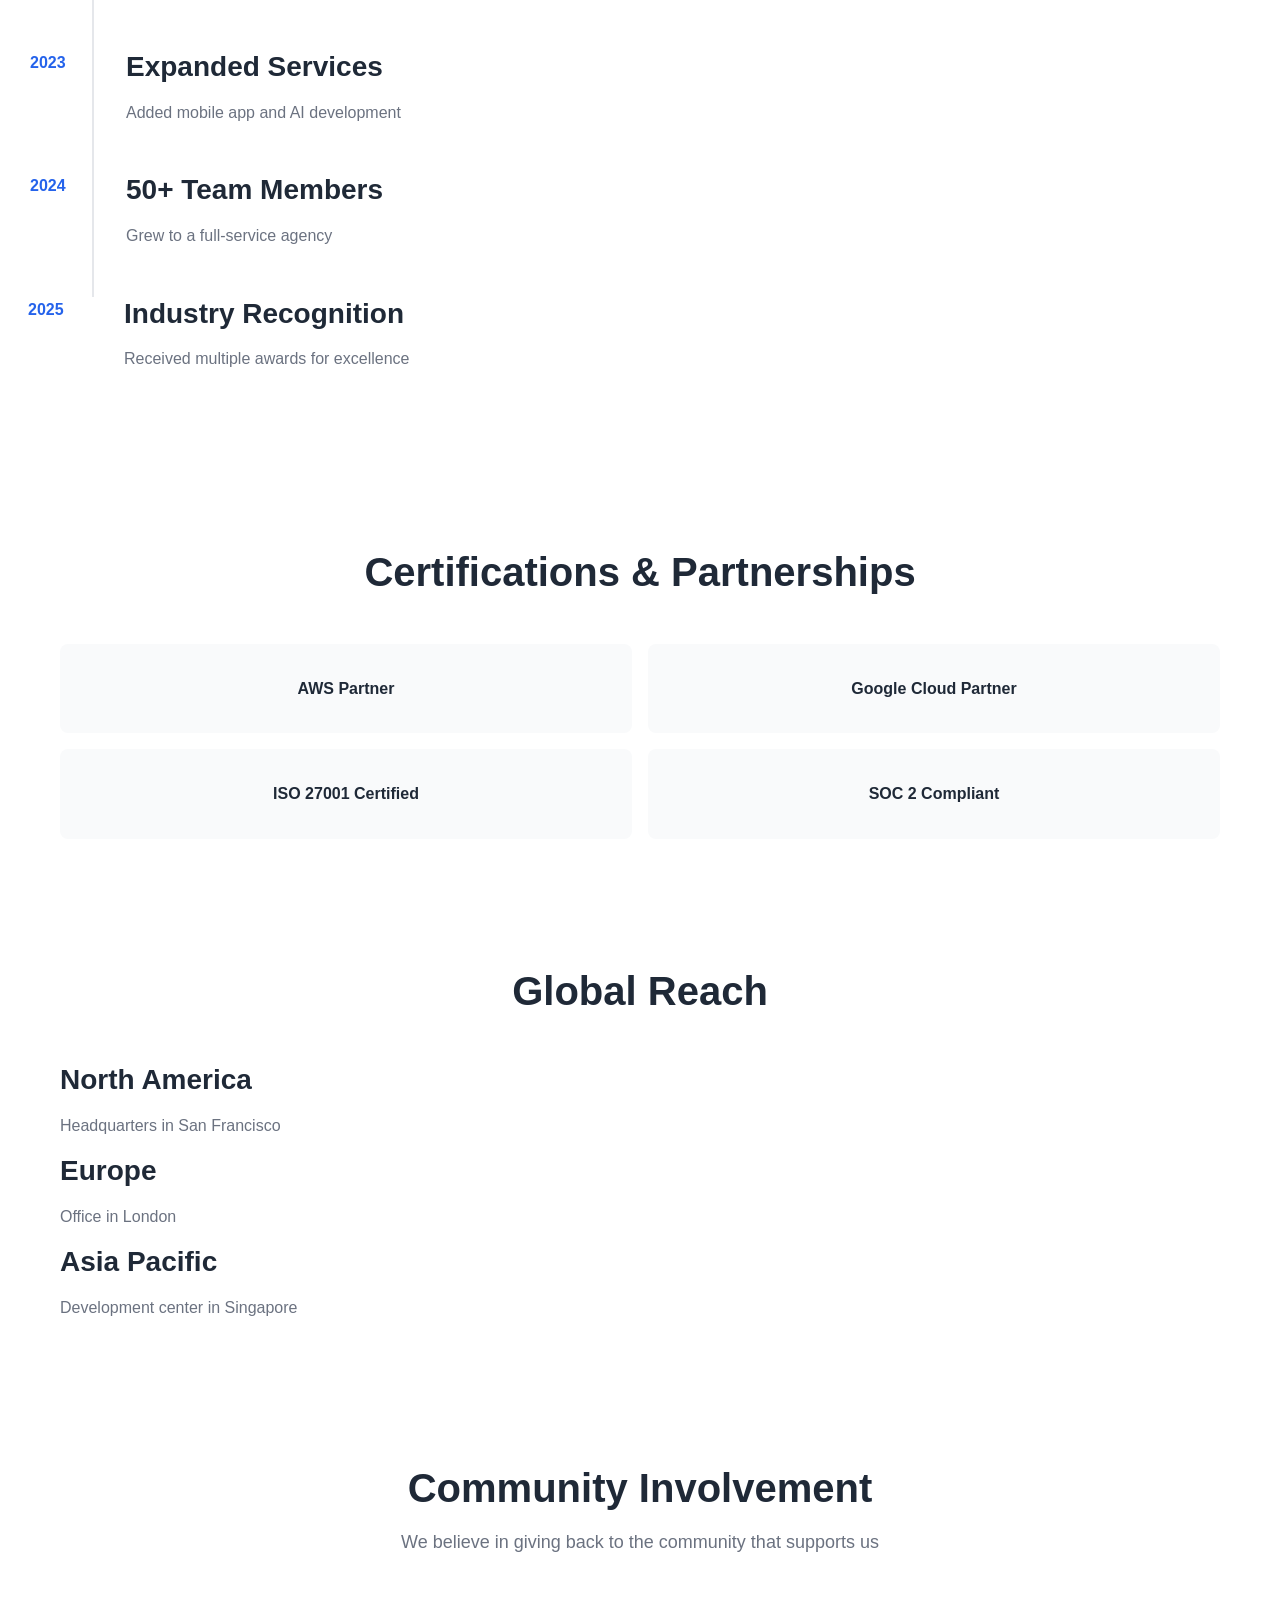
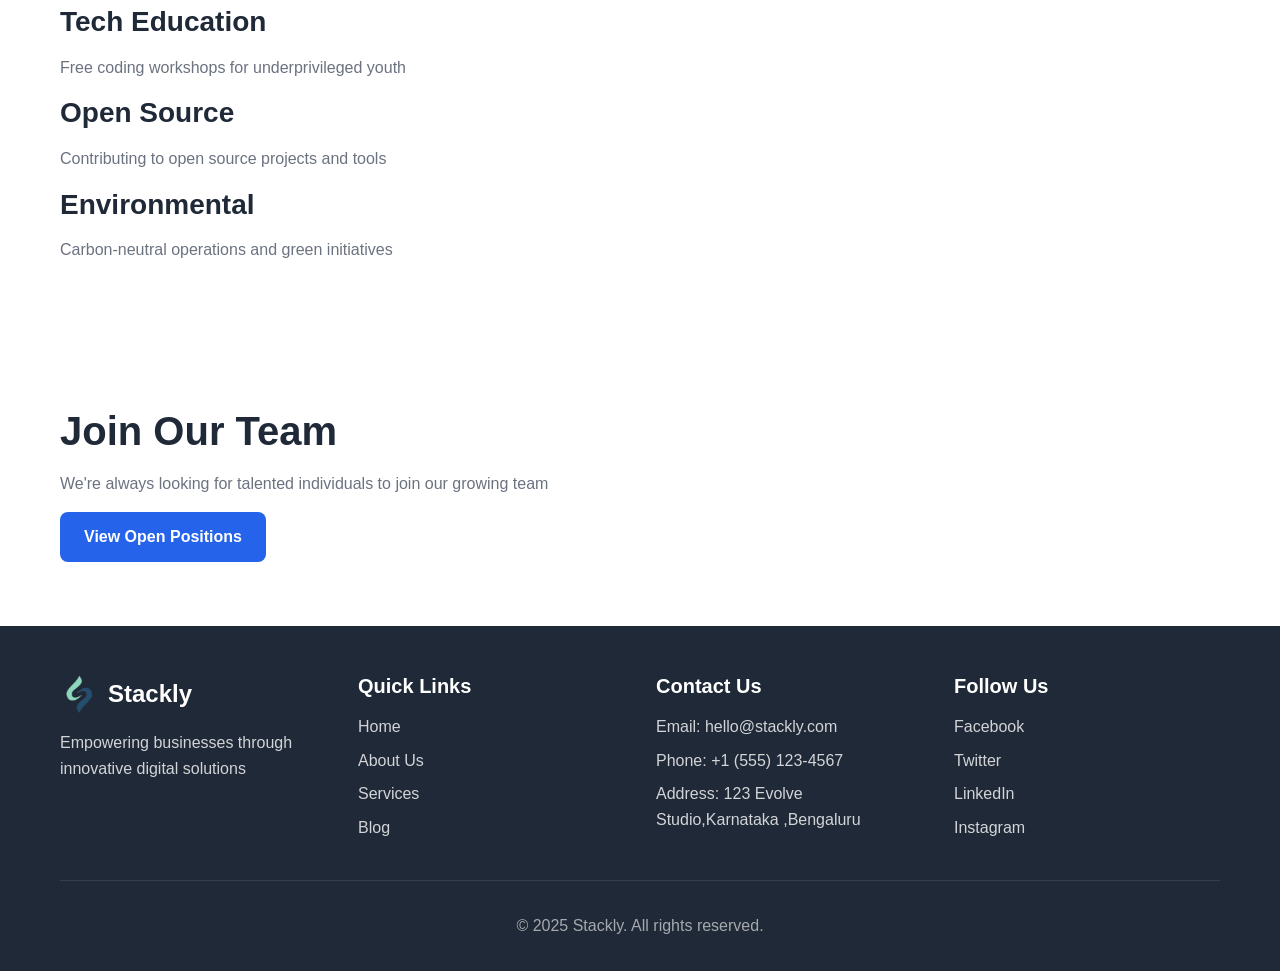
<file: digital services/about.html>
<!DOCTYPE html>
<html lang="en">
<head>
    <meta charset="UTF-8">
    <meta name="viewport" content="width=device-width, initial-scale=1.0">
    <title>About Us - Stackly</title>
    <link rel="stylesheet" href="./styles.css">
</head>
<body>
    <!-- Navigation -->
   <nav class="navbar">
    <div class="nav-container">

        <!-- Logo -->
        <a href="./index.html" class="logo">
            <img src="assets/logoimg.webp" alt="Stackly Logo" class="logo-icon" style="width: 40px; height: 40px; object-fit: contain;">
            <span class="logo-text">Stackly</span>
        </a>

        <!-- Mobile Toggle -->
        <button class="mobile-toggle" onclick="toggleMobileMenu()">
            <span></span>
            <span></span>
            <span></span>
        </button>

        <!-- Navigation Menu -->
        <ul class="nav-menu">

            <li class="dropdown">
                <a class="dropdown-toggle">Home ▾</a>
                <ul class="dropdown-menu">
                   
                    <li><a href="./home2.html">Home 2</a></li>
                    
                </ul>
            </li>

            <li><a href="./about.html">About Us</a></li>
            <li><a href="./services.html">Services</a></li>
            <li><a href="./blog.html">Blog</a></li>
            <li><a href="./contact.html">Contact</a></li>
            <li><a href="./dashboard.html">Dashboard</a></li>

            <li><a href="./login.html" class="nav-btn">Login</a></li>
        </ul>

    </div>
</nav>

    <!-- Page Header -->
    <section class="page-header">
        <div class="container">
            <h1>About Stackly</h1>
            <p>Your trusted partner in digital transformation</p>
        </div>
    </section>

    <!-- Company Story -->
    <section class="company-story">
        <div class="container">
            <h2 class="section-title">Our Story</h2>
            <div class="story-content">
                <p>Founded in 2021, Stackly began with a simple mission: to help businesses harness the power of technology to achieve their goals. What started as a small team of passionate developers has grown into a full-service digital agency with over 50 talented professionals.</p>
                <p>Over the years, we've had the privilege of working with hundreds of clients across various industries, from ambitious startups to established enterprises. Each project has taught us valuable lessons and helped us refine our craft.</p>
            </div>
        </div>
    </section>

    <!-- Mission & Vision -->
    <section class="mission-vision">
        <div class="container">
            <div class="mv-grid">
                <div class="mv-card">
                    <h3>Our Mission</h3>
                    <p>To empower businesses with innovative digital solutions that drive growth, enhance efficiency, and create lasting value in an ever-evolving technological landscape.</p>
                </div>
                <div class="mv-card">
                    <h3>Our Vision</h3>
                    <p>To be the world's most trusted digital transformation partner, known for delivering excellence and pioneering solutions that shape the future of business.</p>
                </div>
            </div>
        </div>
    </section>

    <!-- Core Values -->
    <section class="core-values">
        <div class="container">
            <h2 class="section-title">Our Core Values</h2>
            <div class="values-grid">
                <div class="value-item">
                    <h3>Excellence</h3>
                    <p>We strive for perfection in every project, never settling for good enough</p>
                </div>
                <div class="value-item">
                    <h3>Innovation</h3>
                    <p>We embrace new technologies and creative solutions to stay ahead</p>
                </div>
                <div class="value-item">
                    <h3>Integrity</h3>
                    <p>We conduct business with honesty, transparency, and ethical practices</p>
                </div>
                <div class="value-item">
                    <h3>Collaboration</h3>
                    <p>We believe in the power of teamwork and partnership</p>
                </div>
                <div class="value-item">
                    <h3>Customer Focus</h3>
                    <p>Our clients' success is our success, and we're committed to their goals</p>
                </div>
                <div class="value-item">
                    <h3>Continuous Learning</h3>
                    <p>We invest in growth and development for our team and clients</p>
                </div>
            </div>
        </div>
    </section>

    <!-- Team Section -->
    <section class="team-section">
        <div class="container">
            <h2 class="section-title">Meet Our Leadership</h2>
            <div class="team-grid">
                <div class="team-member">
                    <div class="member-photo1"></div>
                    <h3>John Anderson</h3>
                    <p class="member-role1">CEO & Founder</p>
                    <p class="member-bio">15+ years in tech leadership, passionate about innovation</p>
                </div>
                <div class="team-member">
                    <div class="member-photo2"></div>
                    <h3>Sarah Mitchell</h3>
                    <p class="member-role">CTO</p>
                    <p class="member-bio">Expert in cloud architecture and scalable systems</p>
                </div>
                <div class="team-member">
                    <div class="member-photo3"></div>
                    <h3>David Park</h3>
                    <p class="member-role">Creative Director</p>
                    <p class="member-bio">Award-winning designer with a keen eye for detail</p>
                </div>
                <div class="team-member">
                    <div class="member-photo4"></div>
                    <h3>Emily Rodriguez</h3>
                    <p class="member-role">VP of Operations</p>
                    <p class="member-bio">Operational excellence and client satisfaction expert</p>
                </div>
            </div>
        </div>
    </section>

    <!-- Company Culture -->
    <section class="company-culture">
        <div class="container">
            <h2 class="section-title">Our Culture</h2>
            <div class="culture-content">
                <p>At Stackly, we believe that great work comes from happy, motivated teams. We've built a culture that celebrates creativity, encourages innovation, and supports work-life balance.</p>
                <div class="culture-highlights">
                    <div class="culture-item">Remote-First Workplace</div>
                    <div class="culture-item">Continuous Learning Programs</div>
                    <div class="culture-item">Health & Wellness Benefits</div>
                    <div class="culture-item">Team Building Events</div>
                    <div class="culture-item">Innovation Time</div>
                    <div class="culture-item">Open Communication</div>
                </div>
            </div>
        </div>
    </section>

    <!-- Achievements Timeline -->
    <section class="achievements">
        <div class="container">
            <h2 class="section-title">Our Journey</h2>
            <div class="timeline">
                <div class="timeline-item">
                    <div class="timeline-year">2021</div>
                    <h3>Founded</h3>
                    <p>Stackly established with a team of 5</p>
                </div>
                <div class="timeline-item">
                    <div class="timeline-year">2022</div>
                    <h3>First Major Client</h3>
                    <p>Partnered with Fortune 500 company</p>
                </div>
                <div class="timeline-item">
                    <div class="timeline-year">2023</div>
                    <h3>Expanded Services</h3>
                    <p>Added mobile app and AI development</p>
                </div>
                <div class="timeline-item">
                    <div class="timeline-year">2024</div>
                    <h3>50+ Team Members</h3>
                    <p>Grew to a full-service agency</p>
                </div>
                <div class="timeline-item">
                    <div class="timeline-year">2025</div>
                    <h3>Industry Recognition</h3>
                    <p>Received multiple awards for excellence</p>
                </div>
            </div>
        </div>
    </section>

    <!-- Certifications -->
    <section class="certifications">
        <div class="container">
            <h2 class="section-title">Certifications & Partnerships</h2>
            <div class="cert-grid">
                <div class="cert-item">AWS Partner</div>
                <div class="cert-item">Google Cloud Partner</div>
                <div class="cert-item">ISO 27001 Certified</div>
                <div class="cert-item">SOC 2 Compliant</div>
            </div>
        </div>
    </section>

    <!-- Global Presence -->
    <section class="global-presence">
        <div class="container">
            <h2 class="section-title">Global Reach</h2>
            <div class="presence-grid">
                <div class="presence-item">
                    <h3>North America</h3>
                    <p>Headquarters in San Francisco</p>
                </div>
                <div class="presence-item">
                    <h3>Europe</h3>
                    <p>Office in London</p>
                </div>
                <div class="presence-item">
                    <h3>Asia Pacific</h3>
                    <p>Development center in Singapore</p>
                </div>
            </div>
        </div>
    </section>

    <!-- Community Involvement -->
    <section class="community">
        <div class="container">
            <h2 class="section-title">Community Involvement</h2>
            <p class="section-subtitle">We believe in giving back to the community that supports us</p>
            <div class="community-initiatives">
                <div class="initiative-card">
                    <h3>Tech Education</h3>
                    <p>Free coding workshops for underprivileged youth</p>
                </div>
                <div class="initiative-card">
                    <h3>Open Source</h3>
                    <p>Contributing to open source projects and tools</p>
                </div>
                <div class="initiative-card">
                    <h3>Environmental</h3>
                    <p>Carbon-neutral operations and green initiatives</p>
                </div>
            </div>
        </div>
    </section>

    <!-- Career CTA -->
    <section class="career-cta">
        <div class="container">
            <h2>Join Our Team</h2>
            <p>We're always looking for talented individuals to join our growing team</p>
            <a href="./contact.html" class="btn btn-primary">View Open Positions</a>
        </div>
    </section>

    <!-- Footer -->
    <footer class="footer">
        <div class="container">
            <div class="footer-grid">
                <div class="footer-col">
                    <div class="footer-logo">
                        <img src="assets/logoimg.webp" alt="Stackly Logo" class="logo-icon" style="width: 40px; height: 40px; object-fit: contain;">
                        <span class="logo-text">Stackly</span>
                    </div>
                    <p class="footer-desc">Empowering businesses through innovative digital solutions</p>
                </div>
                <div class="footer-col">
                    <h4>Quick Links</h4>
                    <ul>
                        
                <li class="dropdown">
                    <a href="./index.html" class="dropdown-toggle">Home</a>
                    <ul class="dropdown-menu">
                        <li><a href="./home2.html">Home 2</a></li>
                    </ul>
                </li>

                        <li><a href="./about.html">About Us</a></li>
                        <li><a href="./services.html">Services</a></li>
                        <li><a href="./blog.html">Blog</a></li>
                    </ul>
                </div>
                <div class="footer-col">
                    <h4>Contact Us</h4>
                    <p>Email: hello@stackly.com</p>
                    <p>Phone: +1 (555) 123-4567</p>
                    <p>Address: 123 Evolve Studio,Karnataka ,Bengaluru</p>
                </div>
                <div class="footer-col">
                    <h4>Follow Us</h4>
                    <div class="social-links">
                        <a href="./404.html">Facebook</a>
                        <a href="./404.html">Twitter</a>
                        <a href="./404.html">LinkedIn</a>
                        <a href="./404.html">Instagram</a>
                    </div>
                </div>
            </div>
            <div class="footer-bottom">
                <p>&copy; 2025 Stackly. All rights reserved.</p>
            </div>
        </div>
    </footer>

    <script src="./script.js"></script>
</body>
</html>
</file>
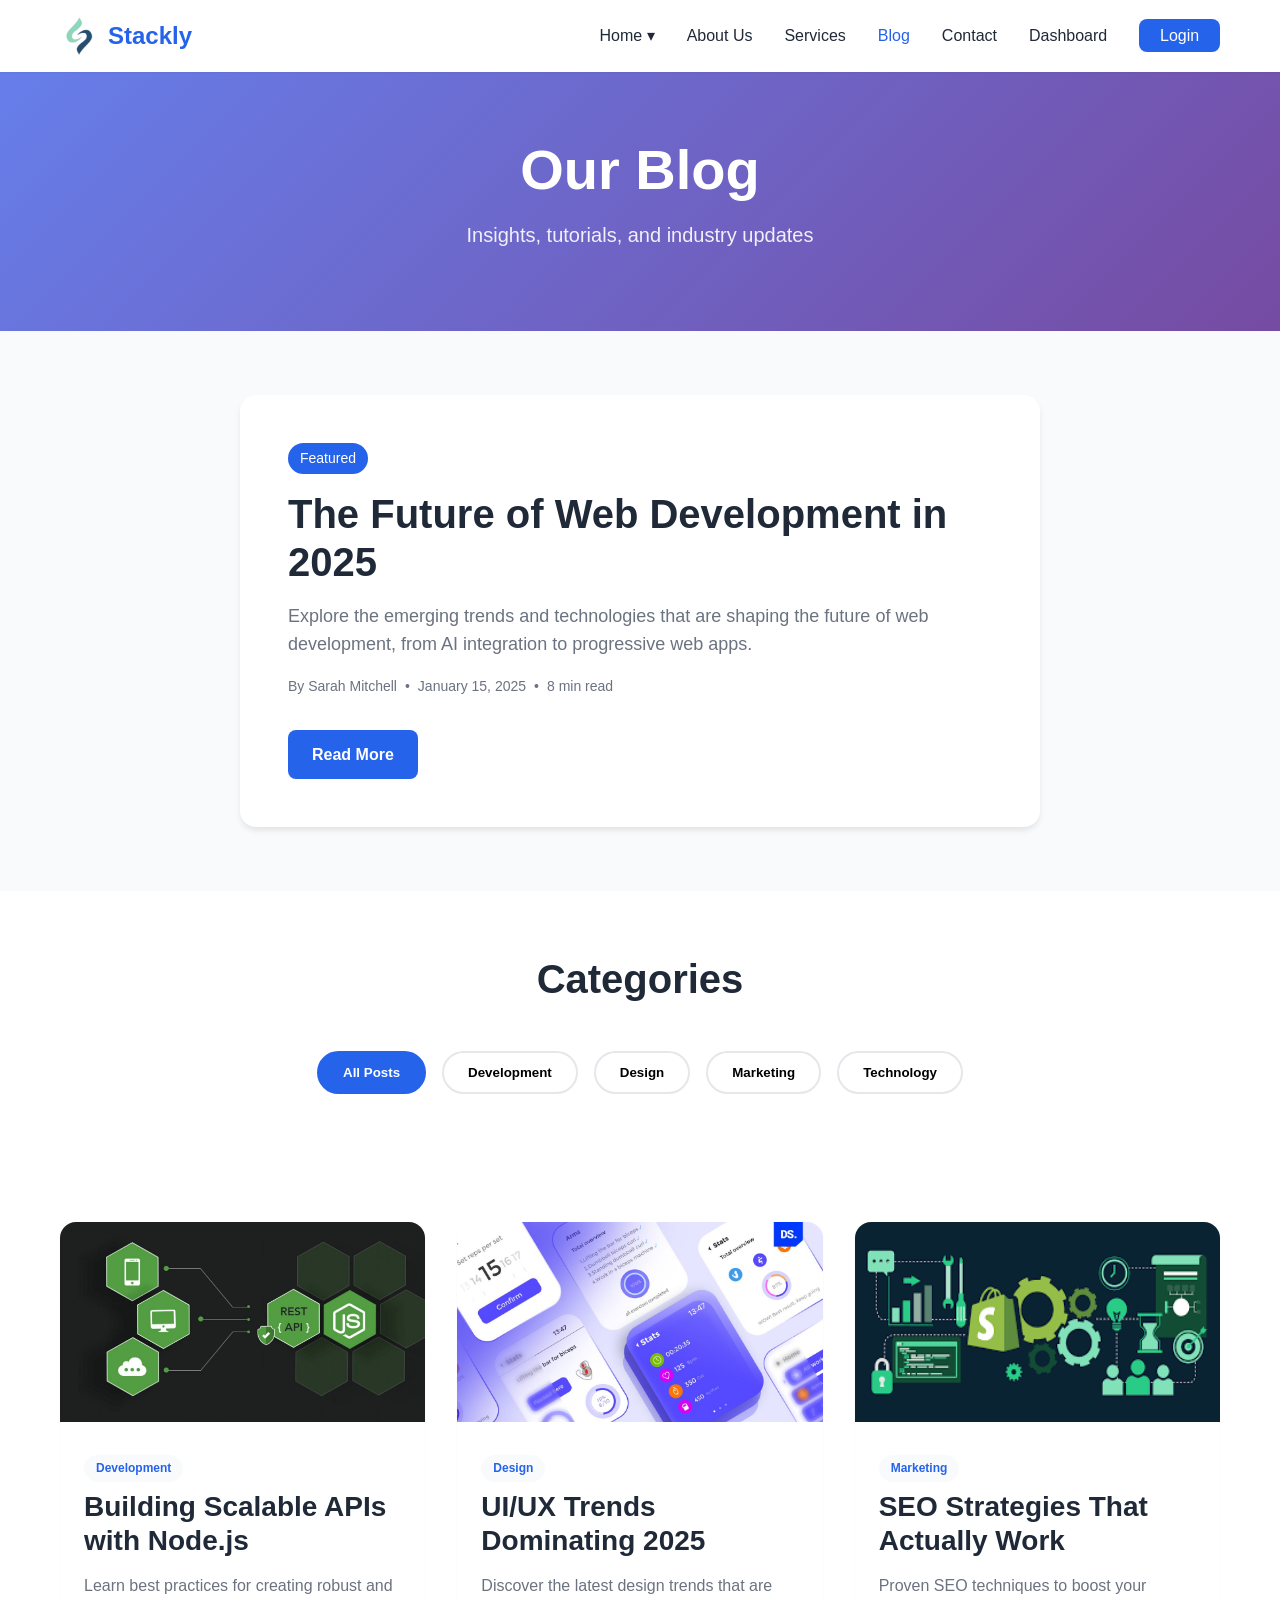
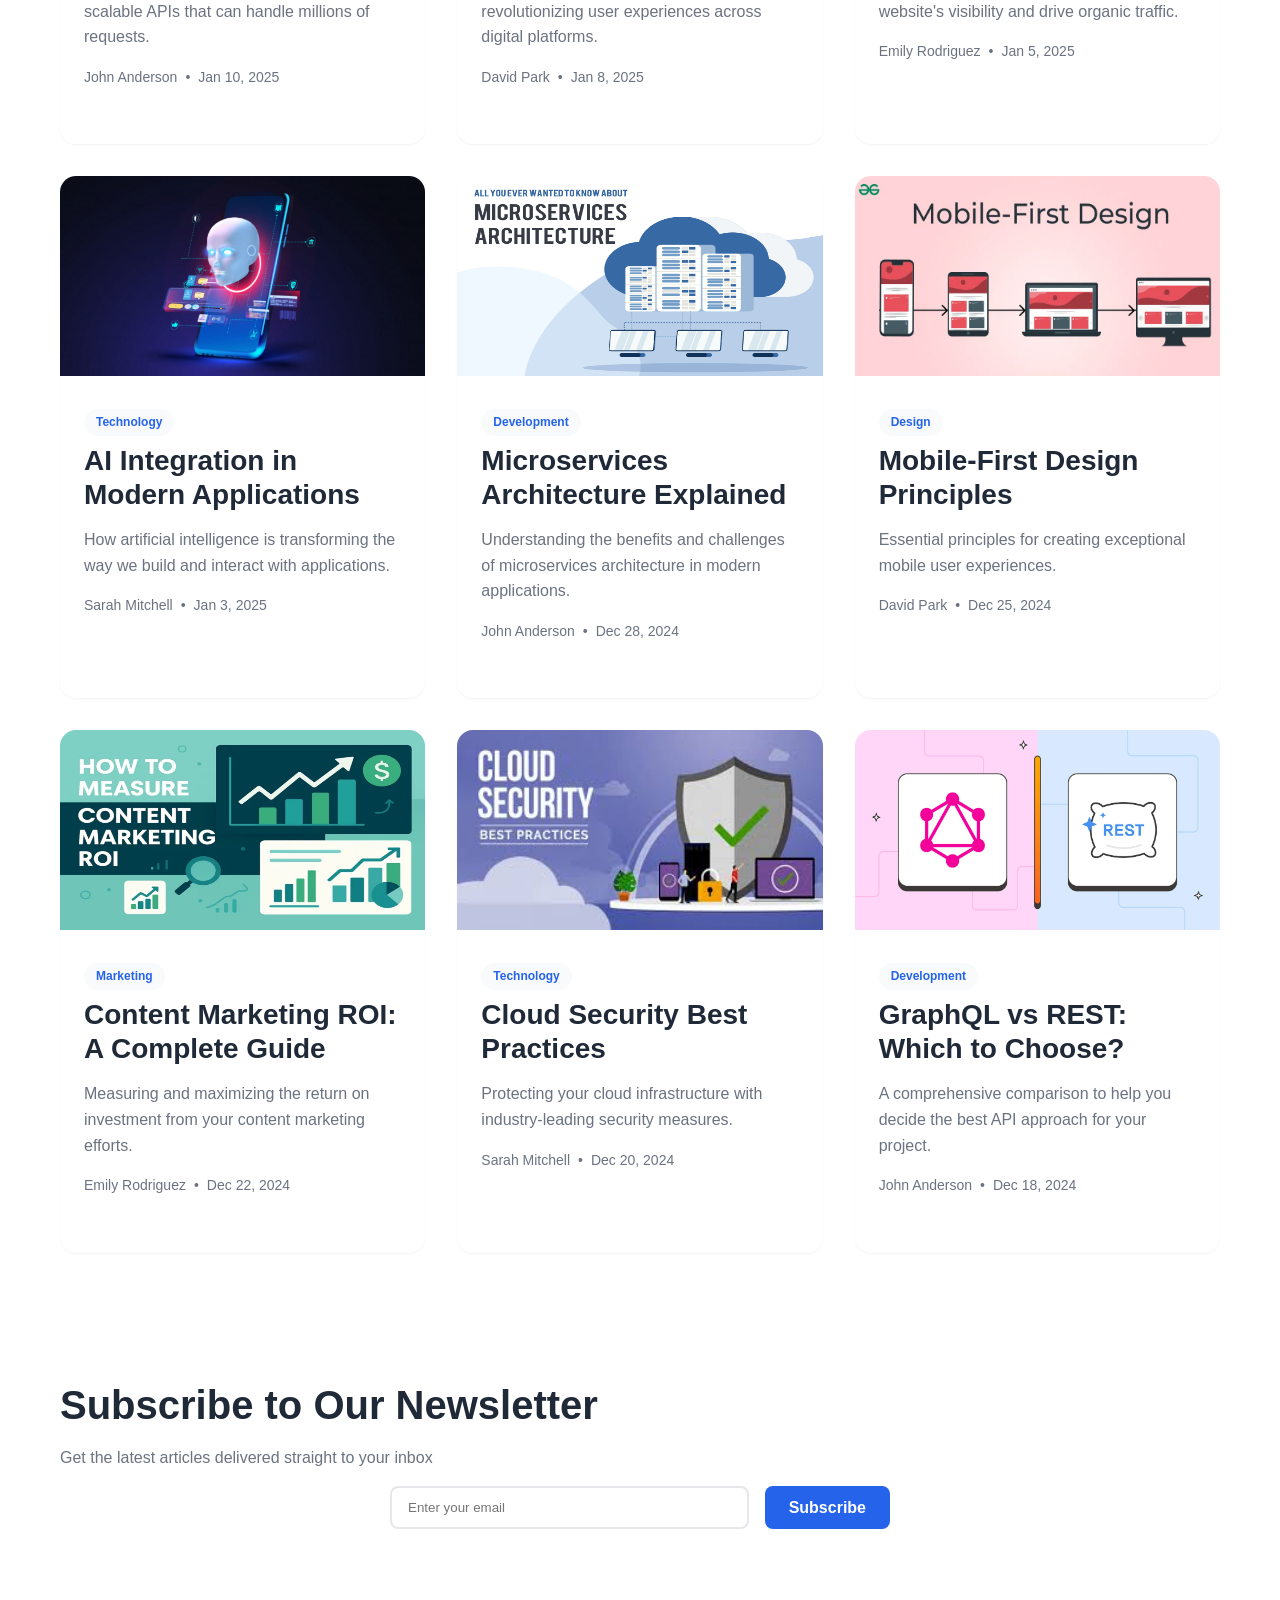
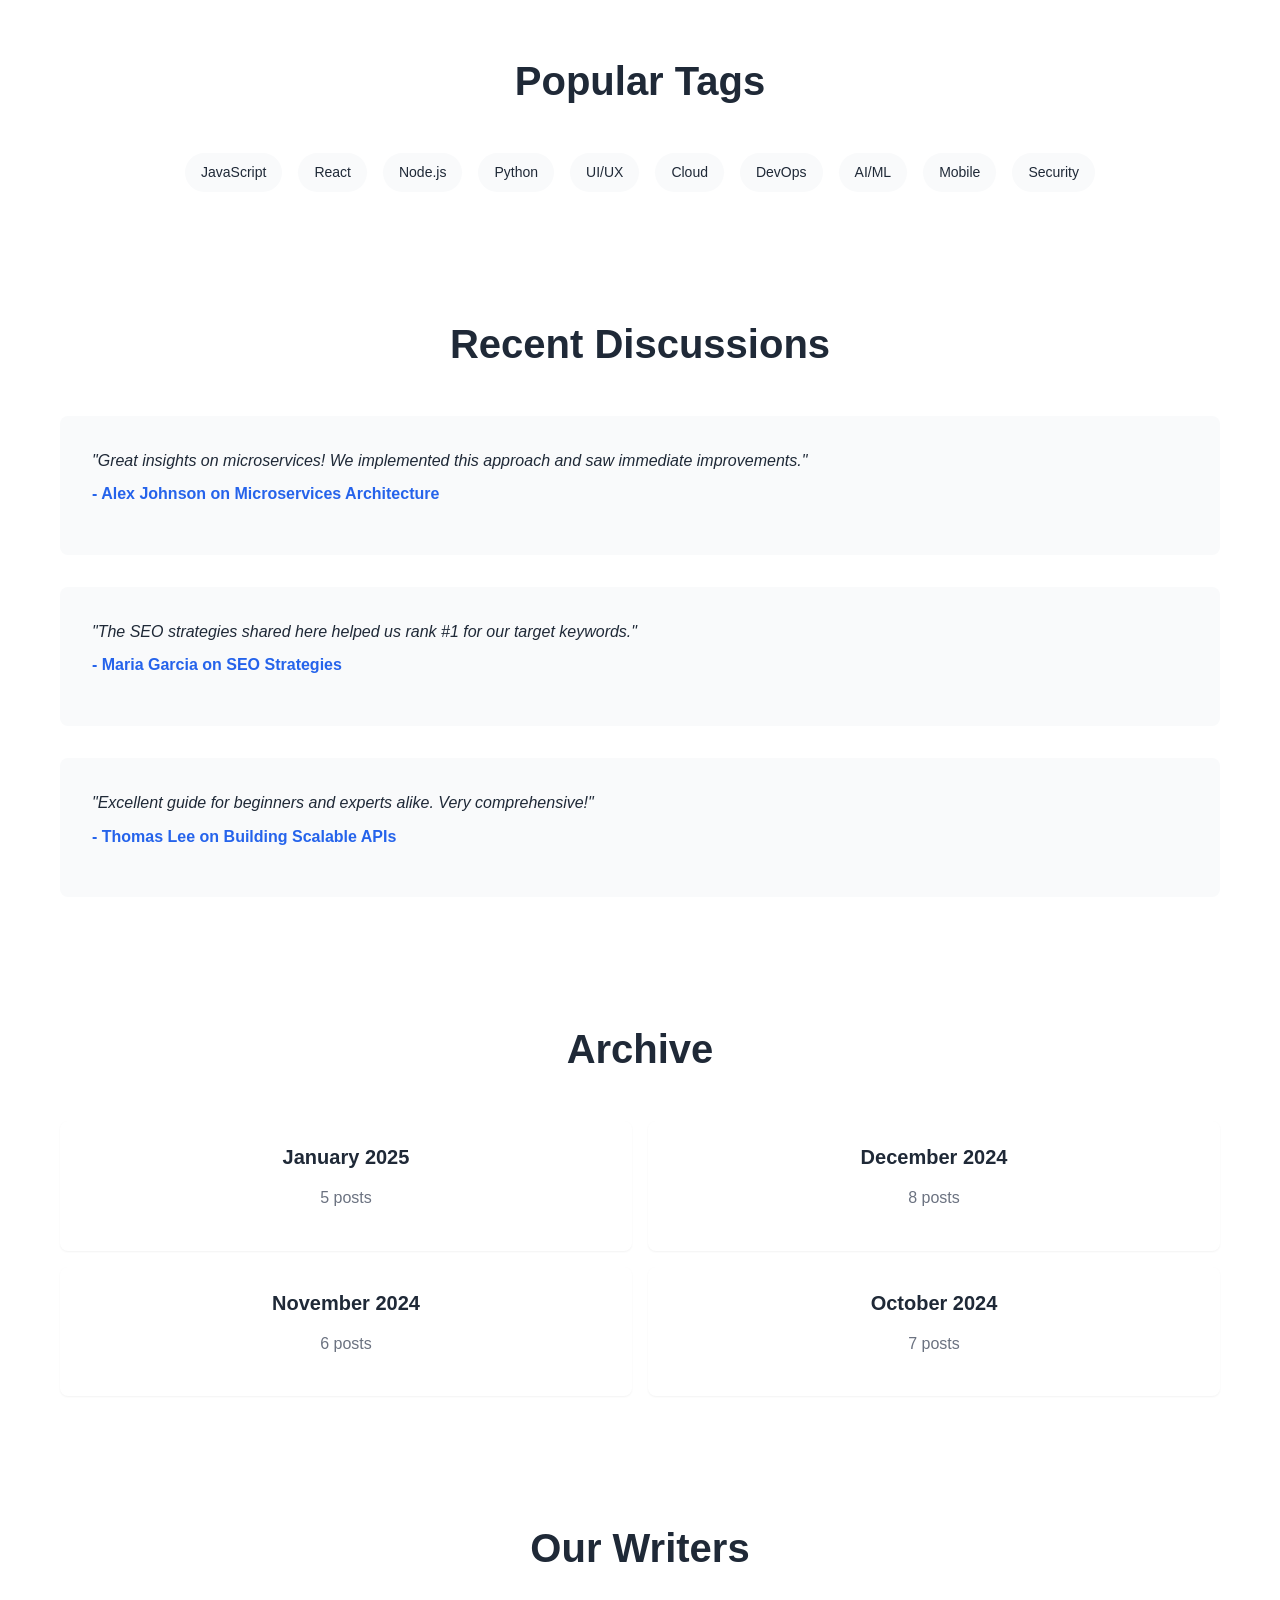
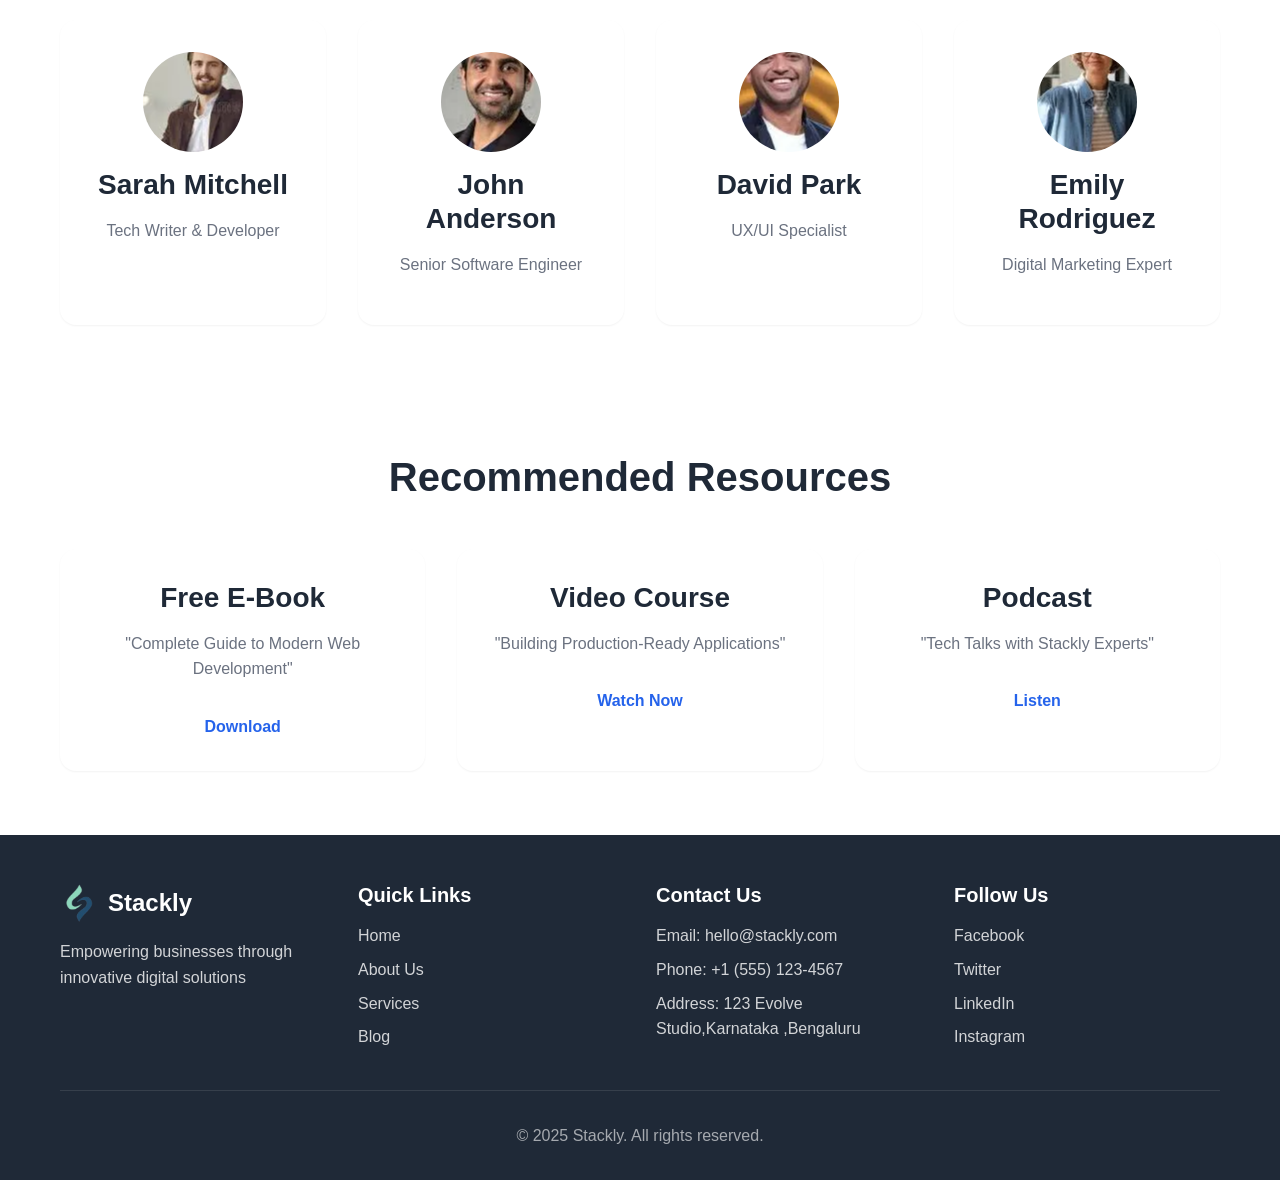
<file: digital services/blog.html>
<!DOCTYPE html>
<html lang="en">
<head>
    <meta charset="UTF-8">
    <meta name="viewport" content="width=device-width, initial-scale=1.0">
    <title>Blog - Stackly</title>
    <link rel="stylesheet" href="./styles.css">
</head>
<body>
    <!-- Navigation -->
    <nav class="navbar">
    <div class="nav-container">

        <!-- Logo -->
        <a href="./index.html" class="logo">
            <img src="assets/logoimg.webp" alt="Stackly Logo" class="logo-icon" style="width: 40px; height: 40px; object-fit: contain;">
            <span class="logo-text">Stackly</span>
        </a>

        <!-- Mobile Toggle -->
        <button class="mobile-toggle" onclick="toggleMobileMenu()">
            <span></span>
            <span></span>
            <span></span>
        </button>

        <!-- Navigation Menu -->
        <ul class="nav-menu">

            <li class="dropdown">
                <a class="dropdown-toggle">Home ▾</a>
                <ul class="dropdown-menu">
                   
                    <li><a href="./home2.html">Home 2</a></li>
                    
                </ul>
            </li>

            <li><a href="./about.html">About Us</a></li>
            <li><a href="./services.html">Services</a></li>
            <li><a href="./blog.html">Blog</a></li>
            <li><a href="./contact.html">Contact</a></li>
            <li><a href="./dashboard.html">Dashboard</a></li>

            <li><a href="./login.html" class="nav-btn">Login</a></li>
        </ul>

    </div>
</nav>
    <!-- Page Header -->
    <section class="page-header">
        <div class="container">
            <h1>Our Blog</h1>
            <p>Insights, tutorials, and industry updates</p>
        </div>
    </section>

    <!-- Featured Post -->
    <section class="featured-post">
        <div class="container">
            <div class="featured-content">
                <span class="post-tag">Featured</span>
                <h2>The Future of Web Development in 2025</h2>
                <p class="post-excerpt">Explore the emerging trends and technologies that are shaping the future of web development, from AI integration to progressive web apps.</p>
                <div class="post-meta">
                    <span>By Sarah Mitchell</span>
                    <span>•</span>
                    <span>January 15, 2025</span>
                    <span>•</span>
                    <span>8 min read</span>
                </div>
                <a href="404.html" class="btn btn-primary">Read More</a>
            </div>
        </div>
    </section>

    <!-- Blog Categories -->
    <section class="blog-categories">
        <div class="container">
            <h2 class="section-title">Categories</h2>
            <div class="categories-grid">
                <button class="category-btn active" onclick="filterBlog('all')">All Posts</button>
                <button class="category-btn" onclick="filterBlog('development')">Development</button>
                <button class="category-btn" onclick="filterBlog('design')">Design</button>
                <button class="category-btn" onclick="filterBlog('marketing')">Marketing</button>
                <button class="category-btn" onclick="filterBlog('technology')">Technology</button>
            </div>
        </div>
    </section>

    <!-- Blog Grid -->
    <section class="blog-grid-section">
        <div class="container">
            <div class="blog-grid">
                <article class="blog-card" data-category="development">
                    <img src="assets/article1.jpg" class="blog-image">
                    <div class="blog-content">
                        <span class="category-label">Development</span>
                        <h3>Building Scalable APIs with Node.js</h3>
                        <p>Learn best practices for creating robust and scalable APIs that can handle millions of requests.</p>
                        <div class="post-meta">
                            <span>John Anderson</span>
                            <span>•</span>
                            <span>Jan 10, 2025</span>
                        </div>
                    </div>
                </article>

                <article class="blog-card" data-category="design">
                    <img src="assets/article2.jpg" class="blog-image">
                    <div class="blog-content">
                        <span class="category-label">Design</span>
                        <h3>UI/UX Trends Dominating 2025</h3>
                        <p>Discover the latest design trends that are revolutionizing user experiences across digital platforms.</p>
                        <div class="post-meta">
                            <span>David Park</span>
                            <span>•</span>
                            <span>Jan 8, 2025</span>
                        </div>
                    </div>
                </article>

                <article class="blog-card" data-category="marketing">
                    <img src="assets/article3.png" class="blog-image">
                    <div class="blog-content">
                        <span class="category-label">Marketing</span>
                        <h3>SEO Strategies That Actually Work</h3>
                        <p>Proven SEO techniques to boost your website's visibility and drive organic traffic.</p>
                        <div class="post-meta">
                            <span>Emily Rodriguez</span>
                            <span>•</span>
                            <span>Jan 5, 2025</span>
                        </div>
                    </div>
                </article>

                <article class="blog-card" data-category="technology">
                    <img src="assets/article4.jpg" class="blog-image">
                    <div class="blog-content">
                        <span class="category-label">Technology</span>
                        <h3>AI Integration in Modern Applications</h3>
                        <p>How artificial intelligence is transforming the way we build and interact with applications.</p>
                        <div class="post-meta">
                            <span>Sarah Mitchell</span>
                            <span>•</span>
                            <span>Jan 3, 2025</span>
                        </div>
                    </div>
                </article>

                <article class="blog-card" data-category="development">
                    <img src="assets/article5.webp" class="blog-image">
                    <div class="blog-content">
                        <span class="category-label">Development</span>
                        <h3>Microservices Architecture Explained</h3>
                        <p>Understanding the benefits and challenges of microservices architecture in modern applications.</p>
                        <div class="post-meta">
                            <span>John Anderson</span>
                            <span>•</span>
                            <span>Dec 28, 2024</span>
                        </div>
                    </div>
                </article>

                <article class="blog-card" data-category="design">
                    <img src="assets/article6.webp" class="blog-image">
                    <div class="blog-content">
                        <span class="category-label">Design</span>
                        <h3>Mobile-First Design Principles</h3>
                        <p>Essential principles for creating exceptional mobile user experiences.</p>
                        <div class="post-meta">
                            <span>David Park</span>
                            <span>•</span>
                            <span>Dec 25, 2024</span>
                        </div>
                    </div>
                </article>

                <article class="blog-card" data-category="marketing">
                    <img src="assets/article7.webp" class="blog-image">
                    <div class="blog-content">
                        <span class="category-label">Marketing</span>
                        <h3>Content Marketing ROI: A Complete Guide</h3>
                        <p>Measuring and maximizing the return on investment from your content marketing efforts.</p>
                        <div class="post-meta">
                            <span>Emily Rodriguez</span>
                            <span>•</span>
                            <span>Dec 22, 2024</span>
                        </div>
                    </div>
                </article>

                <article class="blog-card" data-category="technology">
                    <img src="assets/article8.jpeg" class="blog-image">
                    <div class="blog-content">
                        <span class="category-label">Technology</span>
                        <h3>Cloud Security Best Practices</h3>
                        <p>Protecting your cloud infrastructure with industry-leading security measures.</p>
                        <div class="post-meta">
                            <span>Sarah Mitchell</span>
                            <span>•</span>
                            <span>Dec 20, 2024</span>
                        </div>
                    </div>
                </article>

                <article class="blog-card" data-category="development">
                    <img src="assets/article9.webp" class="blog-image">
                    <div class="blog-content">
                        <span class="category-label">Development</span>
                        <h3>GraphQL vs REST: Which to Choose?</h3>
                        <p>A comprehensive comparison to help you decide the best API approach for your project.</p>
                        <div class="post-meta">
                            <span>John Anderson</span>
                            <span>•</span>
                            <span>Dec 18, 2024</span>
                        </div>
                    </div>
                </article>
            </div>
        </div>
    </section>

    <!-- Newsletter Signup -->
    <section class="blog-newsletter">
        <div class="container">
            <h2>Subscribe to Our Newsletter</h2>
            <p>Get the latest articles delivered straight to your inbox</p>
            <form class="newsletter-form" onsubmit="handleNewsletter(event)">
                <input type="email" placeholder="Enter your email" required>
                <button type="submit" class="btn btn-primary">Subscribe</button>
            </form>
        </div>
    </section>

    <!-- Popular Tags -->
    <section class="popular-tags">
        <div class="container">
            <h2 class="section-title">Popular Tags</h2>
            <div class="tags-cloud">
                <span class="tag">JavaScript</span>
                <span class="tag">React</span>
                <span class="tag">Node.js</span>
                <span class="tag">Python</span>
                <span class="tag">UI/UX</span>
                <span class="tag">Cloud</span>
                <span class="tag">DevOps</span>
                <span class="tag">AI/ML</span>
                <span class="tag">Mobile</span>
                <span class="tag">Security</span>
            </div>
        </div>
    </section>

    <!-- Recent Comments -->
    <section class="recent-comments">
        <div class="container">
            <h2 class="section-title">Recent Discussions</h2>
            <div class="comments-list">
                <div class="comment-item">
                    <p class="comment-text">"Great insights on microservices! We implemented this approach and saw immediate improvements."</p>
                    <p class="comment-author">- Alex Johnson on Microservices Architecture</p>
                </div>
                <div class="comment-item">
                    <p class="comment-text">"The SEO strategies shared here helped us rank #1 for our target keywords."</p>
                    <p class="comment-author">- Maria Garcia on SEO Strategies</p>
                </div>
                <div class="comment-item">
                    <p class="comment-text">"Excellent guide for beginners and experts alike. Very comprehensive!"</p>
                    <p class="comment-author">- Thomas Lee on Building Scalable APIs</p>
                </div>
            </div>
        </div>
    </section>

    <!-- Archive -->
    <section class="blog-archive">
        <div class="container">
            <h2 class="section-title">Archive</h2>
            <div class="archive-grid">
                <div class="archive-item">
                    <h4>January 2025</h4>
                    <p>5 posts</p>
                </div>
                <div class="archive-item">
                    <h4>December 2024</h4>
                    <p>8 posts</p>
                </div>
                <div class="archive-item">
                    <h4>November 2024</h4>
                    <p>6 posts</p>
                </div>
                <div class="archive-item">
                    <h4>October 2024</h4>
                    <p>7 posts</p>
                </div>
            </div>
        </div>
    </section>

    <!-- Authors Section -->
    <section class="blog-authors">
        <div class="container">
            <h2 class="section-title">Our Writers</h2>
            <div class="authors-grid">
                <div class="author-card">
                    <div class="author-photo1"></div>
                    <h3>Sarah Mitchell</h3>
                    <p>Tech Writer & Developer</p>
                </div>
                <div class="author-card">
                    <div class="author-photo2"></div>
                    <h3>John Anderson</h3>
                    <p>Senior Software Engineer</p>
                </div>
                <div class="author-card">
                    <div class="author-photo3"></div>
                    <h3>David Park</h3>
                    <p>UX/UI Specialist</p>
                </div>
                <div class="author-card">
                    <div class="author-photo4"></div>
                    <h3>Emily Rodriguez</h3>
                    <p>Digital Marketing Expert</p>
                </div>
            </div>
        </div>
    </section>

    <!-- Resources -->
    <section class="blog-resources">
        <div class="container">
            <h2 class="section-title">Recommended Resources</h2>
            <div class="resources-grid">
                <div class="resource-card">
                    <h3>Free E-Book</h3>
                    <p>"Complete Guide to Modern Web Development"</p>
                    <a href="404.html" class="resource-link">Download</a>
                </div>
                <div class="resource-card">
                    <h3>Video Course</h3>
                    <p>"Building Production-Ready Applications"</p>
                    <a href="404.html" class="resource-link">Watch Now</a>
                </div>
                <div class="resource-card">
                    <h3>Podcast</h3>
                    <p>"Tech Talks with Stackly Experts"</p>
                    <a href="404.html" class="resource-link">Listen</a>
                </div>
            </div>
        </div>
    </section>

    <!-- Footer -->
    <footer class="footer">
        <div class="container">
            <div class="footer-grid">
                <div class="footer-col">
                    <div class="footer-logo">
                        <img src="assets/logoimg.webp" alt="Stackly Logo" class="logo-icon" style="width: 40px; height: 40px; object-fit: contain;">
                        <span class="logo-text">Stackly</span>
                    </div>
                    <p class="footer-desc">Empowering businesses through innovative digital solutions</p>
                </div>
                <div class="footer-col">
                    <h4>Quick Links</h4>
                    <ul>
                        
                <li class="dropdown">
                    <a href="./index.html" class="dropdown-toggle">Home</a>
                    <ul class="dropdown-menu">
                        <li><a href="./home2.html">Home 2</a></li>
                    </ul>
                </li>

                        <li><a href="./about.html">About Us</a></li>
                        <li><a href="./services.html">Services</a></li>
                        <li><a href="./blog.html">Blog</a></li>
                    </ul>
                </div>
                <div class="footer-col">
                    <h4>Contact Us</h4>
                    <p>Email: hello@stackly.com</p>
                    <p>Phone: +1 (555) 123-4567</p>
                    <p>Address: 123 Evolve Studio,Karnataka ,Bengaluru</p>
                </div>
                <div class="footer-col">
                    <h4>Follow Us</h4>
                    <div class="social-links">
                        <a href="./404.html">Facebook</a>
                        <a href="./404.html">Twitter</a>
                        <a href="./404.html">LinkedIn</a>
                        <a href="./404.html">Instagram</a>
                    </div>
                </div>
            </div>
            <div class="footer-bottom">
                <p>&copy; 2025 Stackly. All rights reserved.</p>
            </div>
        </div>
    </footer>

    <script src="./script.js"></script>
</body>
</html>
</file>
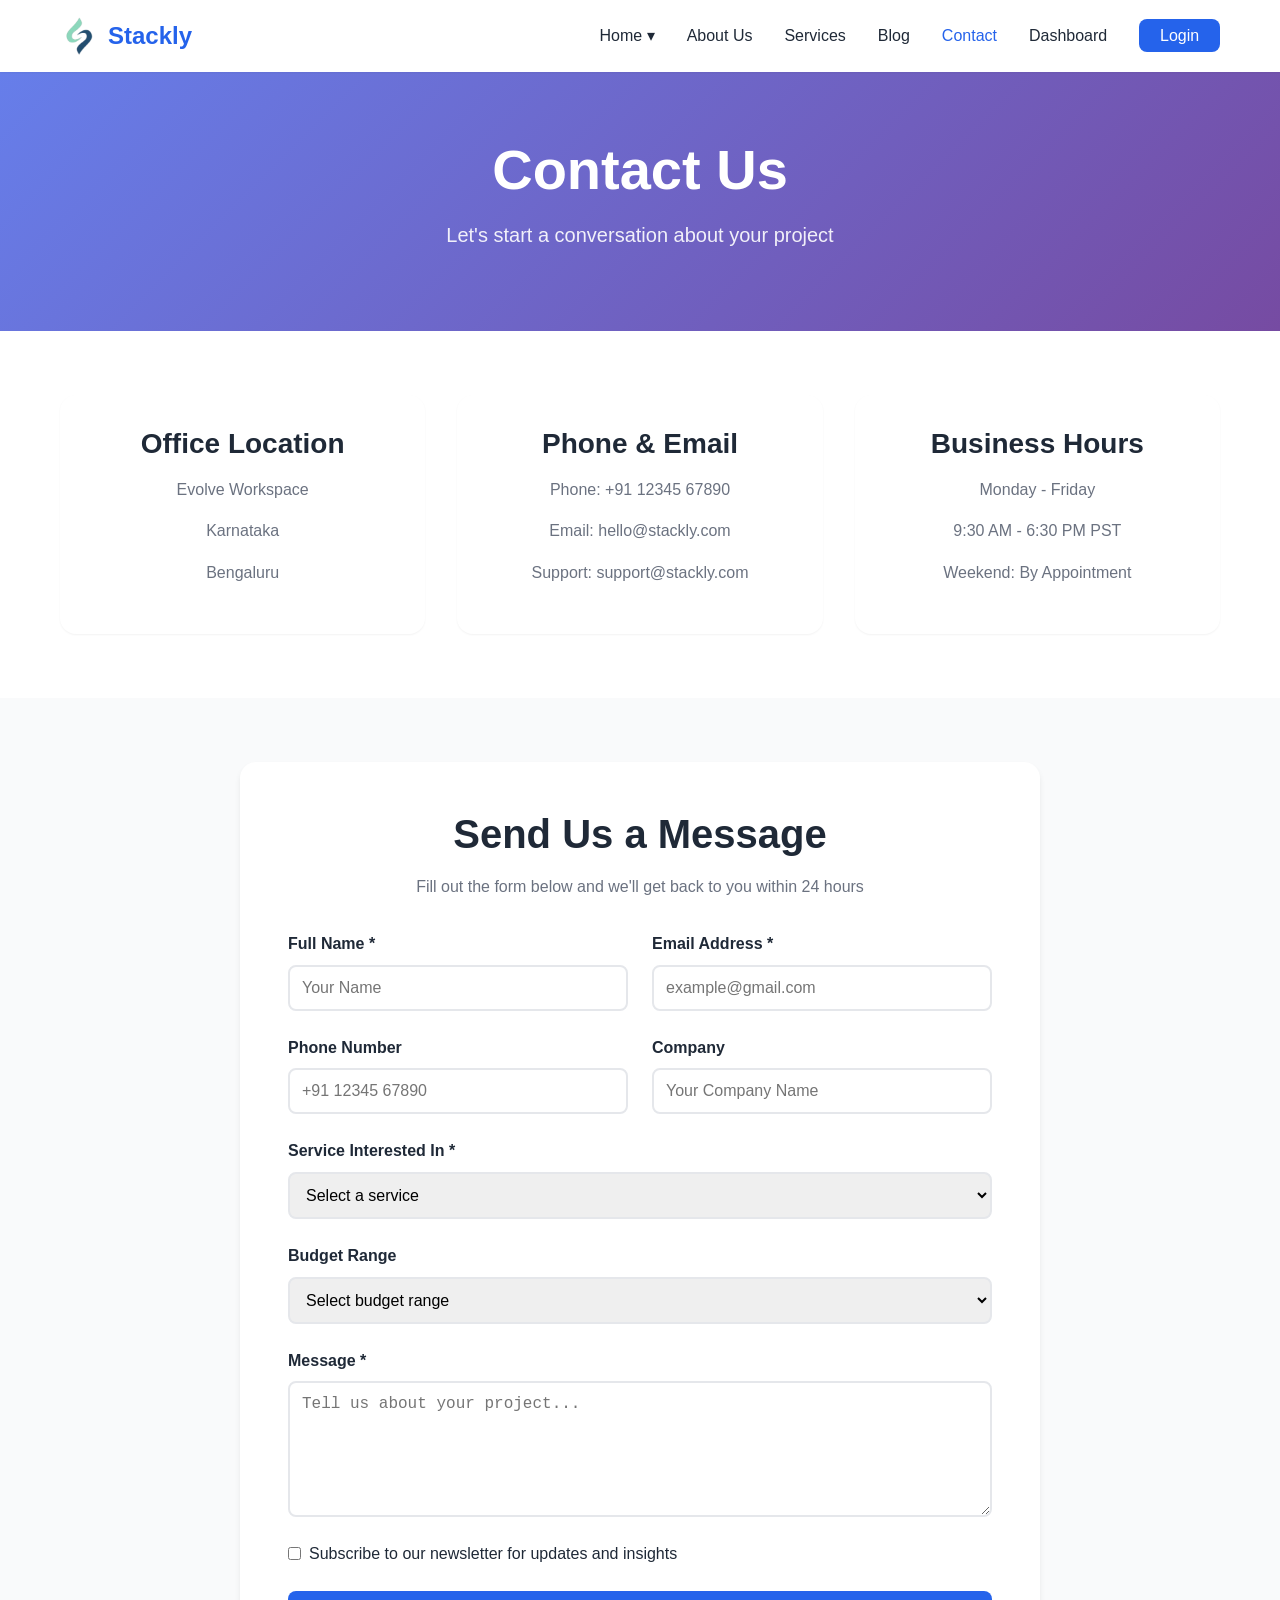
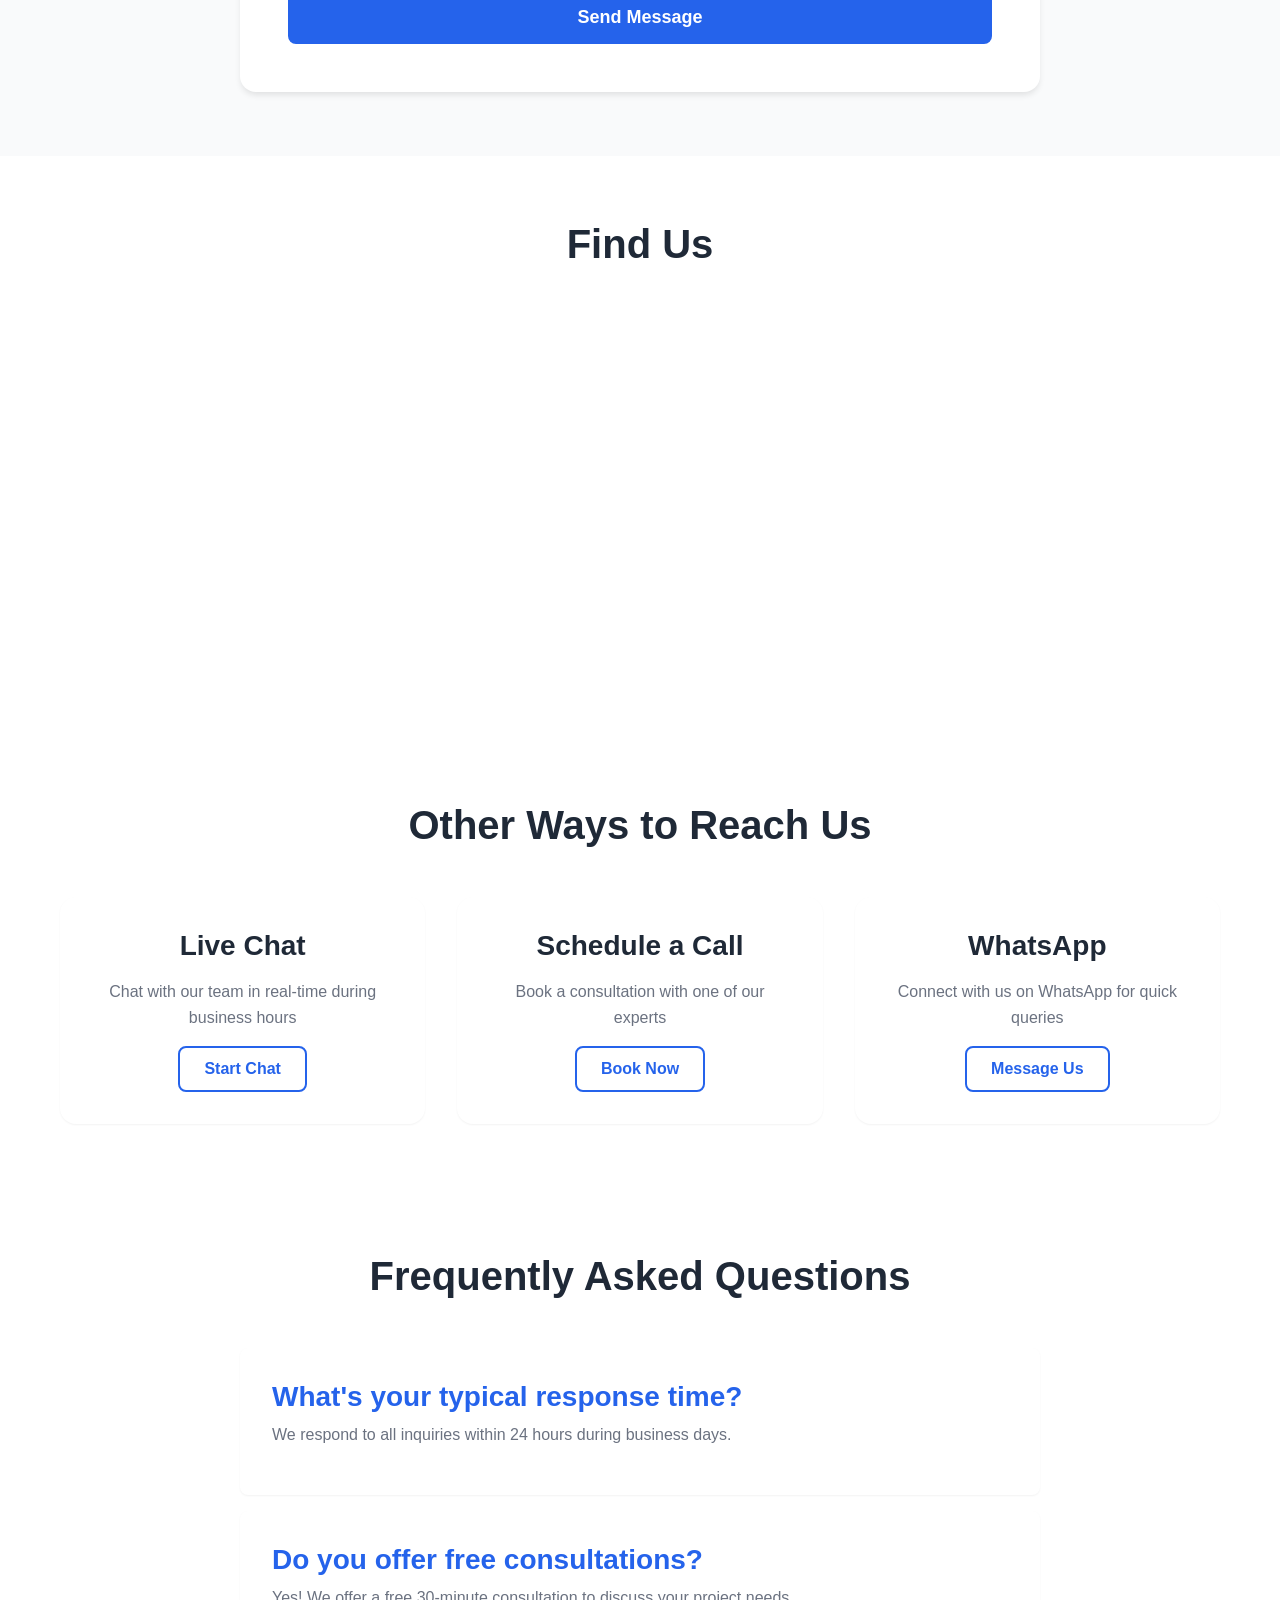
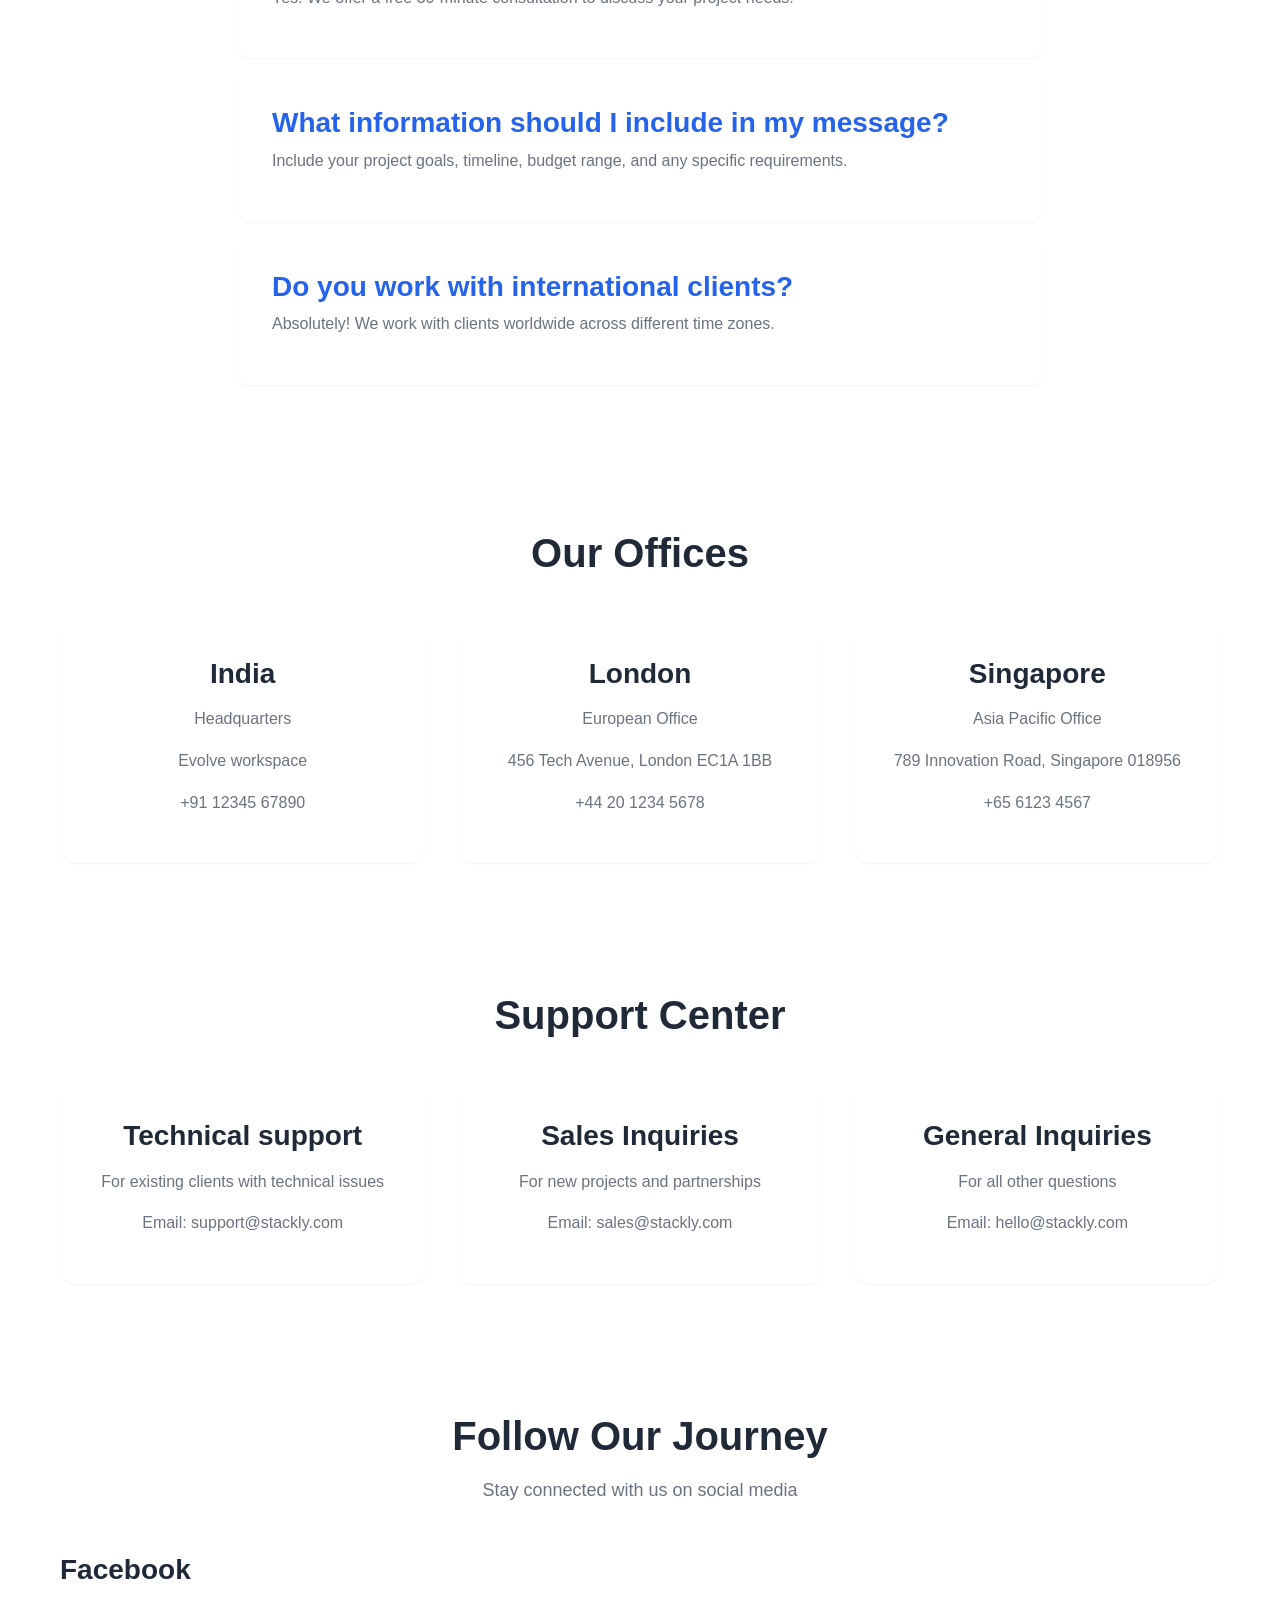
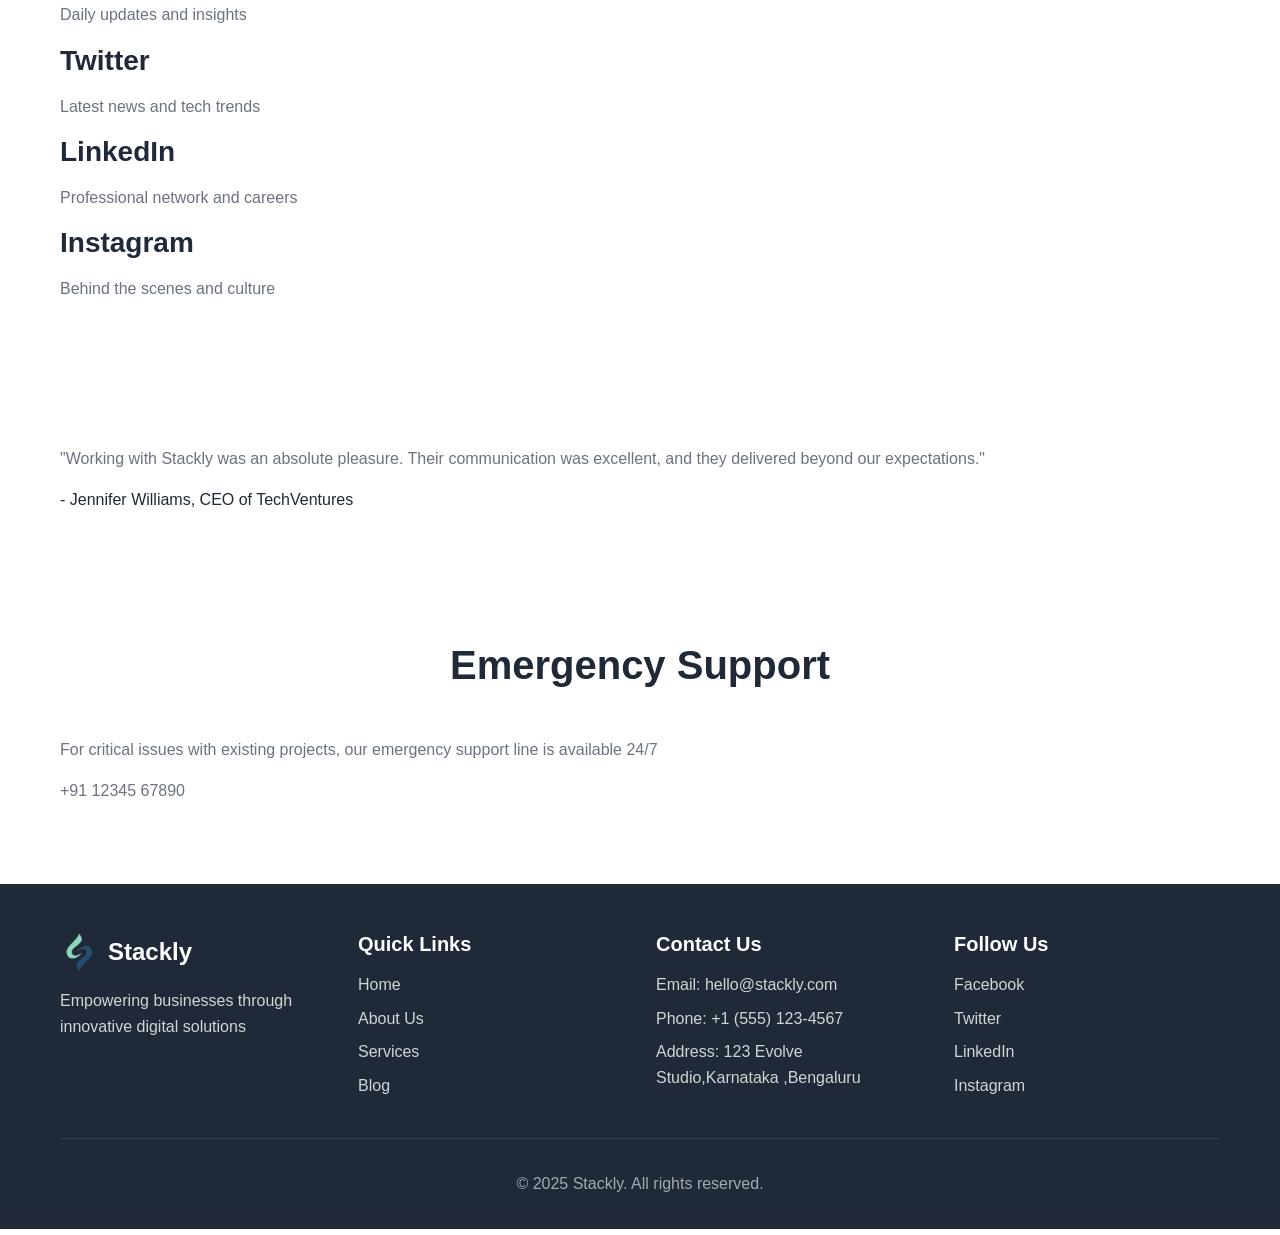
<file: digital services/contact.html>
<!DOCTYPE html>
<html lang="en">
<head>
    <meta charset="UTF-8">
    <meta name="viewport" content="width=device-width, initial-scale=1.0">
    <title>Contact Us - Stackly</title>
    <link rel="stylesheet" href="./styles.css">
    <style>
        .social-grid a{
            text-decoration: none;
            color: inherit;
        }
    </style>
    </head>
<body>
    <!-- Navigation -->
   <nav class="navbar">
    <div class="nav-container">

        <!-- Logo -->
        <a href="./index.html" class="logo">
           <img src="assets/logoimg.webp" alt="Stackly Logo" class="logo-icon" style="width: 40px; height: 40px; object-fit: contain;">
            <span class="logo-text">Stackly</span>
        </a>

        <!-- Mobile Toggle -->
        <button class="mobile-toggle" onclick="toggleMobileMenu()">
            <span></span>
            <span></span>
            <span></span>
        </button>

        <!-- Navigation Menu -->
        <ul class="nav-menu">

            <li class="dropdown">
                <a class="dropdown-toggle">Home ▾</a>
                <ul class="dropdown-menu">
                   
                    <li><a href="./home2.html">Home 2</a></li>
                    
                </ul>
            </li>

            <li><a href="./about.html">About Us</a></li>
            <li><a href="./services.html">Services</a></li>
            <li><a href="./blog.html">Blog</a></li>
            <li><a href="./contact.html">Contact</a></li>
            <li><a href="./dashboard.html">Dashboard</a></li>

            <li><a href="./login.html" class="nav-btn">Login</a></li>
        </ul>

    </div>
</nav>
    <!-- Page Header -->
    <section class="page-header">
        <div class="container">
            <h1>Contact Us</h1>
            <p>Let's start a conversation about your project</p>
        </div>
    </section>

    <!-- Contact Info Cards -->
    <section class="contact-info">
        <div class="container">
            <div class="info-cards">
                <div class="info-card">
                    <h3>Office Location</h3>
                    <p>Evolve Workspace</p>
                    <p>Karnataka</p>
                    <p>Bengaluru</p>
                </div>
                <div class="info-card">
                    <h3>Phone & Email</h3>
                    <p>Phone: +91 12345 67890</p>
                    <p>Email: hello@stackly.com</p>
                    <p>Support: support@stackly.com</p>
                </div>
                <div class="info-card">
                    <h3>Business Hours</h3>
                    <p>Monday - Friday</p>
                    <p>9:30 AM - 6:30 PM PST</p>
                    <p>Weekend: By Appointment</p>
                </div>
            </div>
        </div>
    </section>

    <!-- Contact Form -->
    <section class="contact-form-section">
        <div class="container">
            <div class="form-wrapper">
                <div class="form-header">
                    <h2>Send Us a Message</h2>
                    <p>Fill out the form below and we'll get back to you within 24 hours</p>
                </div>
                <form class="contact-form" onsubmit="handleContactForm(event)">
                    <div class="form-row">
                        <div class="form-group">
                            <label for="name">Full Name *</label>
                            <input type="text" id="name" name="name" required placeholder="Your Name ">
                        </div>
                        <div class="form-group">
                            <label for="email">Email Address *</label>
                            <input type="email" id="email" name="email" required placeholder="example@gmail.com">
                        </div>
                    </div>
                    <div class="form-row">
                        <div class="form-group">
                            <label for="phone">Phone Number</label>
                            <input type="tel" id="phone" name="phone" placeholder="+91 12345 67890">
                        </div>
                        <div class="form-group">
                            <label for="company">Company</label>
                            <input type="text" id="company" name="company" placeholder="Your Company Name">
                        </div>
                    </div>
                    <div class="form-group">
                        <label for="service">Service Interested In *</label>
                        <select id="service" name="service" required>
                            <option value="">Select a service</option>
                            <option value="web-development">Web Development</option>
                            <option value="mobile-apps">Mobile Apps</option>
                            <option value="ui-ux-design">UI/UX Design</option>
                            <option value="digital-marketing">Digital Marketing</option>
                            <option value="cloud-solutions">Cloud Solutions</option>
                            <option value="consulting">IT Consulting</option>
                        </select>
                    </div>
                    <div class="form-group">
                        <label for="budget">Budget Range</label>
                        <select id="budget" name="budget">
                            <option value="">Select budget range</option>
                            <option value="under-10k">Under $10,000</option>
                            <option value="10k-25k">$10,000 - $25,000</option>
                            <option value="25k-50k">$25,000 - $50,000</option>
                            <option value="50k-plus">$50,000+</option>
                        </select>
                    </div>
                    <div class="form-group">
                        <label for="message">Message *</label>
                        <textarea id="message" name="message" rows="6" required placeholder="Tell us about your project..."></textarea>
                    </div>
                    <div class="form-group checkbox-group">
                        <input type="checkbox" id="newsletter" name="newsletter">
                        <label for="newsletter">Subscribe to our newsletter for updates and insights</label>
                    </div>
                    <button type="submit" class="btn btn-primary btn-large">Send Message</button>
                </form>
            </div>
        </div>
    </section>

    <!-- Map Section -->
  <section class="map-section">
    <div class="container">
        <h2 class="section-title">Find Us</h2>

        <!-- Google Embedded Map -->
        <div class="map-container">
            <iframe
                width="100%"
                height="350"
                style="border:0; border-radius:10px;"
                loading="lazy"
                allowfullscreen
                referrerpolicy="no-referrer-when-downgrade"
                src="https://www.google.com/maps/embed?pb=!1m18!1m12!1m3!1d3888.0942023807566!2d77.5920337742049!3d12.998635387329305!2m3!1f0!2f0!3f0!3m2!1i1024!2i768!4f13.1!3m3!1m2!1s0x3bae167f20fbbd8f%3A0xaea0a43d0b2de2ac!2sBangalore%20Palace!5e0!3m2!1sen!2sin!4v1708740297924">
            </iframe>
        </div>

    </div>
</section>


    <!-- Alternative Contact Methods -->
    <section class="alt-contact">
        <div class="container">
            <h2 class="section-title">Other Ways to Reach Us</h2>
            <div class="alt-methods">
                <div class="method-card">
                    <h3>Live Chat</h3>
                    <p>Chat with our team in real-time during business hours</p>
                    <button class="btn btn-secondary"  onclick=" window.location.href = '404.html'">Start Chat</button>
                </div>
                <div class="method-card">
                    <h3>Schedule a Call</h3>
                    <p>Book a consultation with one of our experts</p>
                    <button class="btn btn-secondary" onclick=" window.location.href = '404.html'">Book Now</button>
                </div>
                <div class="method-card">
                    <h3>WhatsApp</h3>
                    <p>Connect with us on WhatsApp for quick queries</p>
                    <button class="btn btn-secondary"  onclick=" window.location.href = '404.html'">Message Us</button>
                </div>
            </div>
        </div>
    </section>

    <!-- FAQ Section -->
    <section class="contact-faq">
        <div class="container">
            <h2 class="section-title">Frequently Asked Questions</h2>
            <div class="faq-list">
                <div class="faq-item">
                    <h3>What's your typical response time?</h3>
                    <p>We respond to all inquiries within 24 hours during business days.</p>
                </div>
                <div class="faq-item">
                    <h3>Do you offer free consultations?</h3>
                    <p>Yes! We offer a free 30-minute consultation to discuss your project needs.</p>
                </div>
                <div class="faq-item">
                    <h3>What information should I include in my message?</h3>
                    <p>Include your project goals, timeline, budget range, and any specific requirements.</p>
                </div>
                <div class="faq-item">
                    <h3>Do you work with international clients?</h3>
                    <p>Absolutely! We work with clients worldwide across different time zones.</p>
                </div>
            </div>
        </div>
    </section>

    <!-- Office Locations -->
    <section class="office-locations">
        <div class="container">
            <h2 class="section-title">Our Offices</h2>
            <div class="offices-grid">
                <div class="office-card">
                    <h3>India</h3>
                    <p>Headquarters</p>
                    <p>Evolve workspace</p>
                    <p>+91 12345 67890</p>
                </div>
                <div class="office-card">
                    <h3>London</h3>
                    <p>European Office</p>
                    <p>456 Tech Avenue, London EC1A 1BB</p>
                    <p>+44 20 1234 5678</p>
                </div>
                <div class="office-card">
                    <h3>Singapore</h3>
                    <p>Asia Pacific Office</p>
                    <p>789 Innovation Road, Singapore 018956</p>
                    <p>+65 6123 4567</p>
                </div>
            </div>
        </div>
    </section>

    <!-- Support Options -->
    <section class="support-center">
        <div class="container">
            <h2 class="section-title">Support Center</h2>
            <div class="offices-grid">
                <div class="office-card">
                    <h3>Technical support </h3>
                    <p>For existing clients with technical issues
</p>
                   
                    <p>Email: support@stackly.com</p>
                </div>
                <div class="office-card">
                    <h3>Sales Inquiries</h3>
                    <p>For new projects and partnerships</p>
                    
                    <p>Email: sales@stackly.com</p>
                </div>
                <div class="office-card">
                    <h3>General Inquiries</h3>
                    <p>For all other questions</p>
                    <p>Email: hello@stackly.com</p>
                    
                </div>
            </div>
        </div>
    </section>


    <!-- Social Media -->
    <section class="social-media">
        <div class="container">
            <h2 class="section-title">Follow Our Journey</h2>
            <p class="section-subtitle">Stay connected with us on social media</p>
            <div class="social-grid">
                <a href="./404.html" class="social-card">
                    <h3>Facebook</h3>
                    <p>Daily updates and insights</p>
                </a>
                <a href="./404.html" class="social-card">
                    <h3>Twitter</h3>
                    <p>Latest news and tech trends</p>
                </a>
                <a href="./404.html" class="social-card">
                    <h3>LinkedIn</h3>
                    <p>Professional network and careers</p>
                </a>
                <a href="./404.html" class="social-card">
                    <h3>Instagram</h3>
                    <p>Behind the scenes and culture</p>
                </a>
            </div>
        </div>
    </section>

    <!-- Testimonial -->
    <section class="contact-testimonial">
        <div class="container">
            <blockquote>
                <p>"Working with Stackly was an absolute pleasure. Their communication was excellent, and they delivered beyond our expectations."</p>
                <footer>- Jennifer Williams, CEO of TechVentures</footer>
            </blockquote>
        </div>
    </section>

    <!-- Emergency Contact -->
    <section class="emergency-contact">
        <div class="container">
            <h2 class="section-title">Emergency Support</h2>
            <p>For critical issues with existing projects, our emergency support line is available 24/7</p>
            <p class="emergency-number">+91 12345 67890</p>
        </div>
    </section>

    <!-- Footer -->
    <footer class="footer">
        <div class="container">
            <div class="footer-grid">
                <div class="footer-col">
                    <div class="footer-logo">
                        <img src="assets/logoimg.webp" alt="Stackly Logo" class="logo-icon" style="width: 40px; height: 40px; object-fit: contain;">
                        <span class="logo-text">Stackly</span>
                    </div>
                    <p class="footer-desc">Empowering businesses through innovative digital solutions</p>
                </div>
                <div class="footer-col">
                    <h4>Quick Links</h4>
                    <ul>
                        
                <li class="dropdown">
                    <a href="./index.html" class="dropdown-toggle">Home</a>
                    <ul class="dropdown-menu">
                        <li><a href="./home2.html">Home 2</a></li>
                    </ul>
                </li>

                        <li><a href="./about.html">About Us</a></li>
                        <li><a href="./services.html">Services</a></li>
                        <li><a href="./blog.html">Blog</a></li>
                    </ul>
                </div>
                <div class="footer-col">
                    <h4>Contact Us</h4>
                    <p>Email: hello@stackly.com</p>
                    <p>Phone: +1 (555) 123-4567</p>
                    <p>Address: 123 Evolve Studio,Karnataka ,Bengaluru</p>
                </div>
                <div class="footer-col">
                    <h4>Follow Us</h4>
                    <div class="social-links">
                        <a href="./404.html">Facebook</a>
                        <a href="./404.html">Twitter</a>
                        <a href="./404.html">LinkedIn</a>
                        <a href="./404.html">Instagram</a>
                    </div>
                </div>
            </div>
            <div class="footer-bottom">
                <p>&copy; 2025 Stackly. All rights reserved.</p>
            </div>
        </div>
    </footer>

    <script src="./script.js"></script>
</body>
</html>
</file>
<file: digital services/styles.css>
* {
    margin: 0;
    padding: 0;
    box-sizing: border-box;
}

:root {
    --primary-color: #2563eb;
    --secondary-color: #1e40af;
    --accent-color: #3b82f6;
    --text-dark: #1f2937;
    --text-light: #6b7280;
    --bg-light: #f9fafb;
    --bg-white: #ffffff;
    --border-color: #e5e7eb;
    --success-color: #10b981;
    --warning-color: #f59e0b;
    --error-color: #ef4444;
    --shadow-sm: 0 1px 2px 0 rgba(0, 0, 0, 0.05);
    --shadow-md: 0 4px 6px -1px rgba(0, 0, 0, 0.1);
    --shadow-lg: 0 10px 15px -3px rgba(0, 0, 0, 0.1);
    --transition: all 0.3s ease;
}

body {
    font-family: 'Inter', -apple-system, BlinkMacSystemFont, 'Segoe UI', Roboto, Oxygen, Ubuntu, Cantarell, sans-serif;
    line-height: 1.6;
    color: var(--text-dark);
    background-color: var(--bg-white);
}

.container {
    width: 100%;
    max-width: 1200px;
    margin: 0 auto;
    padding: 0 20px;
}

/* Typography */
h1, h2, h3, h4, h5, h6 {
    font-weight: 700;
    line-height: 1.2;
    margin-bottom: 1rem;
}

h1 { font-size: clamp(2rem, 5vw, 3.5rem); }
h2 { font-size: clamp(1.75rem, 4vw, 2.5rem); }
h3 { font-size: clamp(1.25rem, 3vw, 1.75rem); }
h4 { font-size: 1.25rem; }

p {
    margin-bottom: 1rem;
    color: var(--text-light);
}

/* Navigation */
/* Navbar Base */
.navbar {
    background: var(--bg-white);
    box-shadow: var(--shadow-sm);
    position: sticky;
    top: 0;
    z-index: 1000;
}

.nav-container {
    max-width: 1200px;
    margin: 0 auto;
    padding: 1rem 20px;
    display: flex;
    justify-content: space-between;
    align-items: center;
}

/* Logo */
.logo {
    display: flex;
    align-items: center;
    gap: 0.5rem;
    font-size: 1.5rem;
    font-weight: 700;
    color: var(--primary-color);
    text-decoration: none;
}

.logo-icon {
    font-size: 2rem;
}

/* Menu (initially hidden on mobile) */
.nav-menu {
    list-style: none;
    display: none;
    align-items: center;
    gap: 2rem;
    margin: 0;
    padding: 0;
}

.nav-menu li {
    position: relative;
}

.nav-menu li a {
    text-decoration: none;
    color: var(--text-dark);
    font-weight: 500;
    transition: var(--transition);
}

.nav-menu li a:hover {
    color: var(--primary-color);
}

/* Login Button */
.nav-btn {
    background: var(--primary-color);
    color: white !important;
    padding: 0.5rem 1.3rem;
    border-radius: 0.5rem;
    transition: var(--transition);
}

.nav-btn:hover {
    background: var(--secondary-color);
    transform: translateY(-2px);
}

/* Mobile Toggle Button */
.mobile-toggle {
    display: flex;
    flex-direction: column;
    gap: 4px;
    background: none;
    border: none;
    cursor: pointer;
}

.mobile-toggle span {
    width: 25px;
    height: 3px;
    background: var(--text-dark);
    border-radius: 3px;
    transition: var(--transition);
}

/* Dropdown Base */
.dropdown-menu {
    display: none;
    position: absolute;
    top: 110%;
    left: 0;
    min-width: 180px;
    background: var(--bg-white);
    box-shadow: var(--shadow-sm);
    border-radius: 8px;
    padding: 0.5rem 0;
    list-style: none;
}

.dropdown-menu li a {
    display: block;
    padding: 0.6rem 1rem;
    white-space: nowrap;
}

/* Desktop Hover Dropdown */
@media (hover: hover) and (pointer: fine) {
    .dropdown:hover .dropdown-menu {
        display: block;
    }
}

/* Desktop View */
@media (min-width: 768px) {
    .nav-menu {
        display: flex;
    }

    .mobile-toggle {
        display: none;
    }
}

/* Mobile Menu Open */
.nav-menu.open {
    display: flex;
    flex-direction: column;
    background: var(--bg-white);
    position: absolute;
    width: 100%;
    top: 100%;
    padding: 1rem;
    left: 0;
    box-shadow: var(--shadow-sm);
    gap: 5;
    
}
.nav-menu.open .dropdown {
    width: 100%;           /* keeps Home aligned correctly */
}

.nav-menu.open .dropdown-menu {
    position: relative;
    display: none;
    background: var(--bg-white);
    box-shadow: none !important;
    padding: 0.3rem 1rem;
    margin-top: 0.2rem;
    border-left: 2px solid var(--primary-color); /* optional nice indicator */
}


/* Mobile Dropdown */
.nav-menu.open .dropdown.open-mobile .dropdown-menu {
    display: block;
    
    
}
.nav-menu.open li { 
    width: 100%; 
}



/* Hero Section */
.hero {
    padding: 4rem 0;
    background: linear-gradient(135deg, #f0f9ff 0%, #e0f2fe 100%);
    text-align: center;
}

.hero-title {
    margin-bottom: 1.5rem;
    color: var(--text-dark);
}

.hero-subtitle {
    font-size: 1.25rem;
    margin-bottom: 2rem;
    color: var(--text-light);
    max-width: 700px;
    margin-left: auto;
    margin-right: auto;
}

.hero-buttons {
    display: flex;
    gap: 1rem;
    justify-content: center;
    flex-wrap: wrap;
}

/* Alternative Hero */
.hero-alt {
    padding: 5rem 0;
    background: linear-gradient(135deg, #fef3c7 0%, #fde68a 100%);
    text-align: center;
}

.hero-tag {
    display: inline-block;
    padding: 0.5rem 1rem;
    background: rgba(255, 255, 255, 0.8);
    border-radius: 2rem;
    font-size: 0.875rem;
    font-weight: 600;
    color: var(--primary-color);
    margin-bottom: 1rem;
}

.hero-title-alt {
    margin-bottom: 1.5rem;
}

.hero-subtitle-alt {
    font-size: 1.125rem;
    margin-bottom: 2rem;
    max-width: 600px;
    margin-left: auto;
    margin-right: auto;
}

/* Buttons */
.btn {
    display: inline-block;
    padding: 0.75rem 1.5rem;
    border-radius: 0.5rem;
    text-decoration: none;
    font-weight: 600;
    transition: var(--transition);
    border: none;
    cursor: pointer;
    font-size: 1rem;
}

.btn-primary {
    background: var(--primary-color);
    color: white;
}

.btn-primary:hover {
    background: var(--secondary-color);
    transform: translateY(-2px);
    box-shadow: var(--shadow-md);
}

.btn-primary-alt {
    background: var(--text-dark);
    color: white;
}

.btn-primary-alt:hover {
    background: var(--primary-color);
    transform: translateY(-2px);
}

.btn-secondary {
    background: transparent;
    color: var(--primary-color);
    border: 2px solid var(--primary-color);
}

.btn-secondary:hover {
    background: var(--primary-color);
    color: white;
}

.btn-large {
    padding: 1rem 2rem;
    font-size: 1.125rem;
}

.btn-full {
    width: 100%;
}

.btn-small {
    padding: 0.5rem 1rem;
    font-size: 0.875rem;
}

/* Sections */
section {
    padding: 4rem 0;
}

.section-title {
    text-align: center;
    margin-bottom: 3rem;
    color: var(--text-dark);
}

.section-subtitle {
    text-align: center;
    font-size: 1.125rem;
    color: var(--text-light);
    max-width: 700px;
    margin: -2rem auto 3rem;
}

/* Features */
.features {
    background: var(--bg-light);
}

.features-grid {
    display: grid;
    grid-template-columns: 1fr;
    gap: 2rem;
}

.feature-card {
    background: white;
    padding: 2rem;
    border-radius: 1rem;
    box-shadow: var(--shadow-sm);
    transition: var(--transition);
    text-align: center;
}

.feature-card:hover {
    transform: translateY(-5px);
    box-shadow: var(--shadow-lg);
}

.feature-icon {
    font-size: 3rem;
    margin-bottom: 1rem;
}

/* Services */
.services-grid {
    display: grid;
    grid-template-columns: 1fr;
    gap: 1.5rem;
}

.service-item {
    padding: 2rem;
    background: white;
    border-radius: 0.5rem;
    border-left: 4px solid var(--primary-color);
    transition: var(--transition);
}

.service-item:hover {
    transform: translateX(5px);
    box-shadow: var(--shadow-md);
}

/* Stats */
.stats {
    background: var(--primary-color);
    color: white;
}

.stats-grid {
    display: grid;
    grid-template-columns: 1fr;
    gap: 2rem;
    text-align: center;
}

.stat-item {
    padding: 2rem;
}

.stat-number {
    font-size: 3rem;
    font-weight: 700;
    margin-bottom: 0.5rem;
}

.stat-item p {
    color: rgba(255, 255, 255, 0.9);
}

/* Process */
.process-steps {
    display: grid;
    grid-template-columns: 1fr;
    gap: 2rem;
}

.process-step {
    text-align: center;
    padding: 2rem;
}

.step-number {
    display: inline-block;
    width: 60px;
    height: 60px;
    background: var(--primary-color);
    color: white;
    border-radius: 50%;
    line-height: 60px;
    font-size: 1.5rem;
    font-weight: 700;
    margin-bottom: 1rem;
}

/* Testimonials */
.testimonials {
    background: var(--bg-light);
}

.testimonials-grid {
    display: grid;
    grid-template-columns: 1fr;
    gap: 2rem;
}

.testimonial-card {
    background: white;
    padding: 2rem;
    border-radius: 1rem;
    box-shadow: var(--shadow-sm);
}

.testimonial-text {
    font-style: italic;
    margin-bottom: 1rem;
    color: var(--text-dark);
}

.testimonial-author {
    font-weight: 600;
    color: var(--primary-color);
}

/* Tech Stack */
.tech-grid {
    display: grid;
    grid-template-columns: repeat(2, 1fr);
    gap: 1rem;
}

.tech-item {
    background: var(--bg-light);
    padding: 1.5rem;
    border-radius: 0.5rem;
    text-align: center;
    font-weight: 600;
    transition: var(--transition);
}

.tech-item:hover {
    background: var(--primary-color);
    color: white;
    transform: scale(1.05);
}

/* Portfolio */
.portfolio-grid {
    display: grid;
    grid-template-columns: 1fr;
    gap: 2rem;
}

.portfolio-item {
    background: white;
    border-radius: 1rem;
    overflow: hidden;
    box-shadow: var(--shadow-sm);
    transition: var(--transition);
}

.portfolio-item:hover {
    transform: translateY(-5px);
    box-shadow: var(--shadow-lg);
}

.portfolio-image1 {

    width: 100%;
    height: 200px;
    background-image: url(assets/ecommerce.jpg);
    background-size: cover;
}
.portfolio-image2 {

    width: 100%;
    height: 200px;
    background-image: url(assets/healthcare.jpeg);
    background-size: cover;
}
.portfolio-image3 {

    width: 100%;
    height: 200px;
    background-image: url(assets/dashboard.webp);
    background-size: cover;
}

.portfolio-item h3, .portfolio-item p {
    padding: 0 1.5rem;
}

.portfolio-item p {
    padding-bottom: 1.5rem;
}

/* Industries */
.industries-grid {
    display: grid;
    grid-template-columns: repeat(2, 1fr);
    gap: 1rem;
}

.industry-card {
    padding: 2rem;
    background: var(--bg-light);
    border-radius: 0.5rem;
    text-align: center;
    font-weight: 600;
    transition: var(--transition);
}

.industry-card:hover {
    background: var(--primary-color);
    color: white;
}

/* CTA */
.cta {
    background: linear-gradient(135deg, #667eea 0%, #764ba2 100%);
    color: white;
    text-align: center;
}

.cta h2 {
    color: white;
    margin-bottom: 1rem;
}

.cta p {
    color: rgba(255, 255, 255, 0.9);
    margin-bottom: 2rem;
}

/* Partners */
.partners-grid {
    display: grid;
    grid-template-columns: repeat(2, 1fr);
    gap: 2rem;
}

.partner-logo {
    background: var(--bg-light);
    padding: 2rem;
    border-radius: 0.5rem;
    text-align: center;
    font-weight: 600;
}

/* Footer */
.footer {
    background: var(--text-dark);
    color: white;
    padding: 3rem 0 1rem;
}

.footer-grid {
    display: grid;
    grid-template-columns: 1fr;
    gap: 2rem;
    margin-bottom: 2rem;
}

.footer-logo {
    display: flex;
    align-items: center;
    gap: 0.5rem;
    font-size: 1.5rem;
    font-weight: 700;
    margin-bottom: 1rem;
}

.footer-desc {
    color: rgba(255, 255, 255, 0.8);
}

.footer-col h4 {
    margin-bottom: 1rem;
}

.footer-col ul {
    list-style: none;
}

.footer-col ul li {
    margin-bottom: 0.5rem;
}

.footer-col a {
    color: rgba(255, 255, 255, 0.8);
    text-decoration: none;
    transition: var(--transition);
}

.footer-col a:hover {
    color: white;
}

.footer-col p {
    color: rgba(255, 255, 255, 0.8);
    margin-bottom: 0.5rem;
}

.social-links {
    display: flex;
    flex-direction: column;
    gap: 0.5rem;
}

.footer-bottom {
    text-align: center;
    padding-top: 2rem;
    border-top: 1px solid rgba(255, 255, 255, 0.1);
}

.footer-bottom p {
    color: rgba(255, 255, 255, 0.6);
}

/* Page Header */
.page-header {
    background: linear-gradient(135deg, #667eea 0%, #764ba2 100%);
    color: white;
    text-align: center;
    padding: 4rem 0;
}

.page-header h1 {
    color: white;
}

.page-header p {
    color: rgba(255, 255, 255, 0.9);
    font-size: 1.25rem;
}

/* Solutions */
.solutions-grid {
    display: grid;
    grid-template-columns: 1fr;
    gap: 2rem;
}

.solution-box {
    padding: 2rem;
    background: white;
    border-radius: 1rem;
    box-shadow: var(--shadow-md);
    transition: var(--transition);
}

.solution-box:hover {
    transform: translateY(-5px);
    box-shadow: var(--shadow-lg);
}

.solution-link {
    display: inline-block;
    margin-top: 1rem;
    color: var(--primary-color);
    text-decoration: none;
    font-weight: 600;
}

/* Innovation */
.innovation-content {
    display: grid;
    grid-template-columns: 1fr;
    gap: 2rem;
}

.innovation-list {
    list-style: none;
    margin-top: 1rem;
}

.innovation-list li {
    padding: 0.5rem 0;
    padding-left: 1.5rem;
    position: relative;
}

.innovation-list li:before {
    content: \"✓\";
    position: absolute;
    left: 0;
    color: var(--success-color);
    font-weight: 700;
}

.innovation-visual {
    display: grid;
    grid-template-columns: repeat(2, 1fr);
    gap: 1rem;
}

.innovation-card {
    padding: 2rem;
    background: var(--bg-light);
    border-radius: 0.5rem;
    text-align: center;
    font-weight: 600;
}

/* Methodology */
.methodology {
    background: var(--bg-light);
}

.methodology-steps {
    display: grid;
    grid-template-columns: 1fr;
    gap: 1.5rem;
}

.method-card {
    padding: 2rem;
    background: white;
    border-radius: 0.5rem;
    box-shadow: var(--shadow-sm);
}

/* Case Studies */
.case-grid {
    display: grid;
    grid-template-columns: 1fr;
    gap: 2rem;
}

.case-card {
    padding: 2rem;
    background: white;
    border-radius: 1rem;
    box-shadow: var(--shadow-sm);
}

.case-tag {
    display: inline-block;
    padding: 0.25rem 0.75rem;
    background: var(--primary-color);
    color: white;
    border-radius: 1rem;
    font-size: 0.875rem;
    margin-bottom: 1rem;
}

.case-metrics {
    display: flex;
    gap: 1rem;
    margin-top: 1rem;
    flex-wrap: wrap;
}

.case-metrics span {
    padding: 0.5rem 1rem;
    background: var(--bg-light);
    border-radius: 0.25rem;
    font-weight: 600;
    font-size: 0.875rem;
}

/* Expertise */
.expertise {
    background: var(--bg-light);
}

.expertise-grid {
    display: grid;
    grid-template-columns: repeat(2, 1fr);
    gap: 2rem;
    text-align: center;
}

.expertise-number {
    font-size: 3rem;
    font-weight: 700;
    color: var(--primary-color);
}

/* Security */
.security-features {
    display: grid;
    grid-template-columns: 1fr;
    gap: 2rem;
}

.security-feature {
    padding: 2rem;
    background: var(--bg-light);
    border-radius: 0.5rem;
}

/* Awards */
.awards-grid {
    display: grid;
    grid-template-columns: 1fr;
    gap: 1.5rem;
}

.award-item {
    padding: 2rem;
    background: linear-gradient(135deg, #fbbf24 0%, #f59e0b 100%);
    color: white;
    border-radius: 0.5rem;
    text-align: center;
    font-weight: 700;
}

/* Pricing */
.pricing-grid {
    display: grid;
    grid-template-columns: 1fr;
    gap: 2rem;
}

.pricing-card {
    padding: 2rem;
    background: white;
    border-radius: 1rem;
    box-shadow: var(--shadow-sm);
    text-align: center;
}

.pricing-card.featured {
    border: 2px solid var(--primary-color);
    transform: scale(1.02);
}

.price {
    font-size: 3rem;
    font-weight: 700;
    color: var(--primary-color);
    margin: 1rem 0;
}

.pricing-btn {
    margin-top: 1rem;
}

/* Support */
.support-options {
    display: grid;
    grid-template-columns: 1fr;
    gap: 2rem;
}

.support-option {
    padding: 2rem;
    background: var(--bg-light);
    border-radius: 0.5rem;
    text-align: center;
}

/* Newsletter */
.newsletter {
    background: var(--text-dark);
    color: white;
    text-align: center;
}

.newsletter h2 {
    color: white;
}

.newsletter p {
    color: rgba(255, 255, 255, 0.9);
    margin-bottom: 2rem;
}

.newsletter-form {
    display: flex;
    gap: 1rem;
    max-width: 500px;
    margin: 0 auto;
    flex-direction: column;
}

.newsletter-form input {
    padding: 0.75rem 1rem;
    border: 2px solid var(--border-color);
    border-radius: 0.5rem;
    flex: 1;
}

/* Company Story */
.story-content {
    max-width: 800px;
    margin: 0 auto;
}

.story-content p {
    font-size: 1.125rem;
    line-height: 1.8;
    margin-bottom: 1.5rem;
}

/* Mission Vision */
.mv-grid {
    display: grid;
    grid-template-columns: 1fr;
    gap: 2rem;
}

.mv-card {
    padding: 3rem;
    background: var(--bg-light);
    border-radius: 1rem;
}

/* Core Values */
.values-grid {
    display: grid;
    grid-template-columns: 1fr;
    gap: 2rem;
}

.value-item {
    padding: 2rem;
    background: white;
    border-radius: 0.5rem;
    box-shadow: var(--shadow-sm);
    border-top: 4px solid var(--primary-color);
}

/* Team */
.team-grid {
    display: grid;
    grid-template-columns: 1fr;
    gap: 2rem;
}

.team-member {
    background: white;
    padding: 2rem;
    border-radius: 1rem;
    box-shadow: var(--shadow-sm);
    text-align: center;
}

.member-photo1 {
    width: 120px;
    height: 120px;
    background: url(assets/alex\ kumar.webp) no-repeat center center;
    border-radius: 50%;
    margin: 0 auto 1rem;
}
.member-photo2 {
    width: 120px;
    height: 120px;
    background: url(assets/jane\ doe.webp) no-repeat center center;
    border-radius: 50%;
    margin: 0 auto 1rem;
}
.member-photo4 {
    width: 120px;
    height: 120px;
    background: url(assets/emily\ wong.webp) no-repeat center center;
    border-radius: 50%;
    margin: 0 auto 1rem;
}
.member-photo3 {
    width: 120px;
    height: 120px;
    background: url(assets/john\ smith.webp) no-repeat center center;
    border-radius: 50%;
    margin: 0 auto 1rem;
}

.member-role {
    color: var(--primary-color);
    font-weight: 600;
}

.member-bio {
    font-size: 0.875rem;
}

/* Timeline */
.timeline {
    position: relative;
    padding-left: 2rem;
}

.timeline-item {
    position: relative;
    padding-bottom: 2rem;
    border-left: 2px solid var(--border-color);
    padding-left: 2rem;
}

.timeline-item:last-child {
    border-left: none;
}

.timeline-year {
    position: absolute;
    left: -4rem;
    top: 0;
    font-weight: 700;
    color: var(--primary-color);
}

/* Certifications */
.cert-grid {
    display: grid;
    grid-template-columns: repeat(2, 1fr);
    gap: 1rem;
}

.cert-item {
    padding: 2rem;
    background: var(--bg-light);
    border-radius: 0.5rem;
    text-align: center;
    font-weight: 600;
}

/* Service Detail */
.service-detail {
    padding: 4rem 0;
}

.service-detail.alt-bg {
    background: var(--bg-light);
}

.service-content {
    display: grid;
    grid-template-columns: 1fr;
    gap: 2rem;
    align-items: center;
}

.service-features {
    list-style: none;
    margin-top: 1rem;
}

.service-features li {
    padding: 0.5rem 0;
    padding-left: 1.5rem;
    position: relative;
}

.service-features li:before {
    content: \"✓\";
    position: absolute;
    left: 0;
    color: var(--success-color);
    font-weight: 700;
}

.service-visual {
    display: grid;
    grid-template-columns: 1fr;
    gap: 1rem;
}

.visual-box {
    padding: 2rem;
    background: var(--primary-color);
    color: white;
    border-radius: 0.5rem;
    text-align: center;
    font-weight: 600;
}

/* Process Flow */
.process-flow {
    display: grid;
    grid-template-columns: 1fr;
    gap: 2rem;
}

.flow-step {
    text-align: center;
}

.flow-number {
    display: inline-block;
    width: 50px;
    height: 50px;
    background: var(--primary-color);
    color: white;
    border-radius: 50%;
    line-height: 50px;
    font-weight: 700;
    margin-bottom: 1rem;
}

/* Blog */
.featured-post {
    background: var(--bg-light);
}

.featured-content {
    max-width: 800px;
    margin: 0 auto;
    padding: 3rem;
    background: white;
    border-radius: 1rem;
    box-shadow: var(--shadow-md);
}

.post-tag {
    display: inline-block;
    padding: 0.25rem 0.75rem;
    background: var(--primary-color);
    color: white;
    border-radius: 1rem;
    font-size: 0.875rem;
    margin-bottom: 1rem;
}

.post-excerpt {
    font-size: 1.125rem;
    color: var(--text-light);
    margin-bottom: 1rem;
}

.post-meta {
    display: flex;
    gap: 0.5rem;
    color: var(--text-light);
    font-size: 0.875rem;
    margin-bottom: 2rem;
    flex-wrap: wrap;
}

/* Blog Categories */
.categories-grid {
    display: flex;
    gap: 1rem;
    justify-content: center;
    flex-wrap: wrap;
}

.category-btn {
    padding: 0.75rem 1.5rem;
    background: white;
    border: 2px solid var(--border-color);
    border-radius: 2rem;
    cursor: pointer;
    font-weight: 600;
    transition: var(--transition);
}
.category-bttn {
    padding: 0.75rem 1.5rem;
    background: var(--primary-color);
    border: 2px solid var(--border-color);
    border-radius: 2rem;
    cursor: pointer;
    font-weight: 600;
    transition: var(--transition);
    color: white;
    text-decoration: none;
    
}

.category-btn:hover,
.category-btn.active {
    background: var(--primary-color);
    color: white;
    border-color: var(--primary-color);
}

/* Blog Grid */
.blog-grid {
    display: grid;
    grid-template-columns: 1fr;
    gap: 2rem;
}

.blog-card {
    background: white;
    border-radius: 1rem;
    overflow: hidden;
    box-shadow: var(--shadow-sm);
    transition: var(--transition);
}

.blog-card:hover {
    transform: translateY(-5px);
    box-shadow: var(--shadow-lg);
}

.blog-image {
    width: 100%;
    height: 200px;
    background: linear-gradient(135deg, #667eea 0%, #764ba2 100%);
}

.blog-content {
    padding: 1.5rem;
}

.category-label {
    display: inline-block;
    padding: 0.25rem 0.75rem;
    background: var(--bg-light);
    border-radius: 1rem;
    font-size: 0.75rem;
    font-weight: 600;
    color: var(--primary-color);
    margin-bottom: 0.5rem;
}

/* Tags */
.tags-cloud {
    display: flex;
    gap: 1rem;
    flex-wrap: wrap;
    justify-content: center;
}

.tag {
    padding: 0.5rem 1rem;
    background: var(--bg-light);
    border-radius: 2rem;
    font-size: 0.875rem;
    cursor: pointer;
    transition: var(--transition);
}

.tag:hover {
    background: var(--primary-color);
    color: white;
}

/* Comments */
.comments-list {
    display: grid;
    grid-template-columns: 1fr;
    gap: 2rem;
}

.comment-item {
    padding: 2rem;
    background: var(--bg-light);
    border-radius: 0.5rem;
}

.comment-text {
    font-style: italic;
    color: var(--text-dark);
    margin-bottom: 0.5rem;
}

.comment-author {
    font-weight: 600;
    color: var(--primary-color);
}

/* Archive */
.archive-grid {
    display: grid;
    grid-template-columns: repeat(2, 1fr);
    gap: 1rem;
}

.archive-item {
    padding: 1.5rem;
    background: white;
    border-radius: 0.5rem;
    box-shadow: var(--shadow-sm);
    text-align: center;
}

/* Authors */
.authors-grid {
    display: grid;
    grid-template-columns: 1fr;
    gap: 2rem;
}

.author-card {
    background: white;
    padding: 2rem;
    border-radius: 1rem;
    box-shadow: var(--shadow-sm);
    text-align: center;
}

.author-photo1 {
    width: 100px;
    height: 100px;
    background: url(assets/jane\ doe.webp) no-repeat center center;
    border-radius: 50%;
    margin: 0 auto 1rem;
}
.author-photo2{
    width: 100px;
    height: 100px;
    background: url(assets/alex\ kumar.webp) no-repeat center center;
    border-radius: 50%;
    margin: 0 auto 1rem;
}
.author-photo3{
    width:100px;
    height: 100px;
    background: url(assets/john\ smith.webp) no-repeat center center;
    border-radius: 50%;
    margin: 0 auto 1rem;
}
.author-photo4{
    width: 100px;
    height: 100px;
    background: url(assets/emily\ wong.webp) no-repeat center center;
    border-radius: 50%;
    margin: 0 auto 1rem;
}
/* Resources */
.resources-grid {
    display: grid;
    grid-template-columns: 1fr;
    gap: 2rem;
}

.resource-card {
    padding: 2rem;
    background: white;
    border-radius: 1rem;
    box-shadow: var(--shadow-sm);
    text-align: center;
}

.resource-link {
    display: inline-block;
    margin-top: 1rem;
    color: var(--primary-color);
    text-decoration: none;
    font-weight: 600;
}

/* Contact */
.info-cards {
    display: grid;
    grid-template-columns: 1fr;
    gap: 2rem;
}

.info-card {
    padding: 2rem;
    background: white;
    border-radius: 1rem;
    box-shadow: var(--shadow-sm);
    text-align: center;
}

/* Forms */
.contact-form-section {
    background: var(--bg-light);
}

.form-wrapper {
    max-width: 800px;
    margin: 0 auto;
    background: white;
    padding: 3rem;
    border-radius: 1rem;
    box-shadow: var(--shadow-md);
}

.form-header {
    margin-bottom: 2rem;
    text-align: center;
}

.contact-form {
    display: grid;
    gap: 1.5rem;
}

.form-row {
    display: grid;
    grid-template-columns: 1fr;
    gap: 1.5rem;
}

.form-group {
    display: flex;
    flex-direction: column;
}

.form-group label {
    margin-bottom: 0.5rem;
    font-weight: 600;
    color: var(--text-dark);
}

.form-group input,
.form-group select,
.form-group textarea {
    padding: 0.75rem;
    border: 2px solid var(--border-color);
    border-radius: 0.5rem;
    font-size: 1rem;
    transition: var(--transition);
}

.form-group input:focus,
.form-group select:focus,
.form-group textarea:focus {
    outline: none;
    border-color: var(--primary-color);
}

.checkbox-group {
    flex-direction: row;
    align-items: center;
    gap: 0.5rem;
}

.checkbox-group input {
    width: auto;
}

.checkbox-group label {
    margin-bottom: 0;
    font-weight: 400;
}

/* Map */
.map-placeholder {
    width: 100%;
    height: 300px;
    background: var(--bg-light);
    border-radius: 1rem;
    display: flex;
    align-items: center;
    justify-content: center;
    text-align: center;
    font-weight: 600;
    color: var(--text-light);
}

/* Alternative Contact Methods */
.alt-methods {
    display: grid;
    grid-template-columns: 1fr;
    gap: 2rem;
}

.method-card {
    padding: 2rem;
    background: white;
    border-radius: 1rem;
    box-shadow: var(--shadow-sm);
    text-align: center;
}

/* FAQ */
.faq-list {
    max-width: 800px;
    margin: 0 auto;
}

.faq-item {
    padding: 2rem;
    background: white;
    border-radius: 0.5rem;
    margin-bottom: 1rem;
    box-shadow: var(--shadow-sm);
}

.faq-item h3 {
    color: var(--primary-color);
    margin-bottom: 0.5rem;
}

/* Offices */
.offices-grid {
    display: grid;
    grid-template-columns: 1fr;
    gap: 2rem;
}

.office-card {
    padding: 2rem;
    background: white;
    border-radius: 1rem;
    box-shadow: var(--shadow-sm);
    text-align: center;
}

/* Login */
.login-section {
    min-height: 80vh;
    display: flex;
    align-items: center;
    justify-content: center;
    background: var(--bg-light);
    padding: 2rem 0;
}

.login-container {
    width: 100%;
    max-width: 450px;
    padding: 0 20px;
}

.login-box {
    background: white;
    padding: 3rem;
    border-radius: 1rem;
    box-shadow: var(--shadow-lg);
}

.login-header {
    text-align: center;
    margin-bottom: 2rem;
}

.login-header h1 {
    margin-bottom: 0.5rem;
}

.login-form {
    display: grid;
    gap: 1.5rem;
}

.form-options {
    display: flex;
    justify-content: space-between;
    align-items: center;
    flex-wrap: wrap;
    gap: 1rem;
}

.forgot-link {
    color: var(--primary-color);
    text-decoration: none;
    font-size: 0.875rem;
}

.login-divider {
    text-align: center;
    position: relative;
    margin: 1.5rem 0;
}

.login-divider:before {
    content: \"\";
    position: absolute;
    left: 0;
    top: 50%;
    width: 100%;
    height: 1px;
    background: var(--border-color);
}

.login-divider span {
    position: relative;
    background: white;
    padding: 0 1rem;
    color: var(--text-light);
}

.social-login {
    display: grid;
    gap: 1rem;
}

.social-btn {
    padding: 0.75rem;
    border: 2px solid var(--border-color);
    background: white;
    border-radius: 0.5rem;
    cursor: pointer;
    font-weight: 600;
    transition: var(--transition);
}

.social-btn:hover {
    border-color: var(--primary-color);
    color: var(--primary-color);
}

.signup-link {
    text-align: center;
    margin-top: 1rem;
}

.signup-link a {
    color: var(--primary-color);
    text-decoration: none;
    font-weight: 600;
}

.error-message {
    padding: 1rem;
    background: #fee;
    border: 1px solid var(--error-color);
    border-radius: 0.5rem;
    color: var(--error-color);
    text-align: center;
}

/* Dashboard */
.dashboard-body {
    background: var(--bg-light);
}

.dashboard-nav {
    background: white;
    box-shadow: var(--shadow-sm);
}

.dashboard-user {
    display: flex;
    align-items: center;
    gap: 1rem;
}

.user-name {
    font-weight: 600;
}

.dashboard-layout {
    display: grid;
    grid-template-columns: 1fr;
    min-height: calc(100vh - 70px);
}

.dashboard-sidebar {
    background: white;
    padding: 2rem 1rem;
    box-shadow: var(--shadow-sm);
}

.sidebar-menu {
    list-style: none;
    display: flex;
    flex-direction: column;
    gap: 0.5rem;
}

.sidebar-menu a {
    display: block;
    padding: 0.75rem 1rem;
    color: var(--text-dark);
    text-decoration: none;
    border-radius: 0.5rem;
    transition: var(--transition);
}

.sidebar-menu a:hover,
.sidebar-menu a.active {
    background: var(--primary-color);
    color: white;
}

.dashboard-main {
    padding: 2rem;
}

.dashboard-section {
    display: none;
}

.dashboard-section.active {
    display: block;
}

.dashboard-title {
    margin-bottom: 2rem;
}

/* Stats */
.stats-grid {
    display: grid;
    grid-template-columns: 1fr;
    gap: 1.5rem;
    margin-bottom: 2rem;
}

.stat-card {
    background: white;
    padding: 2rem;
    border-radius: 1rem;
    box-shadow: var(--shadow-sm);
}

.stat-card h3 {
    font-size: 0.875rem;
    color: var(--text-light);
    margin-bottom: 0.5rem;
}

.stat-card .stat-number {
    font-size: 2.5rem;
    font-weight: 700;
    color: var(--text-dark);
    margin-bottom: 0.5rem;
}

.stat-change {
    font-size: 0.875rem;
    color: var(--text-light);
}

.stat-change.positive {
    color: var(--success-color);
}

.stat-change.negative {
    color: var(--error-color);
}

/* Dashboard Card */
.dashboard-card {
    background: white;
    padding: 2rem;
    border-radius: 1rem;
    box-shadow: var(--shadow-sm);
    margin-bottom: 2rem;
}

.dashboard-card h2 {
    margin-bottom: 1.5rem;
}

/* Activity */
.activity-list {
    display: grid;
    gap: 1rem;
}

.activity-item {
    display: flex;
    gap: 1rem;
    padding: 1rem;
    background: var(--bg-light);
    border-radius: 0.5rem;
}

.activity-icon {
    width: 40px;
    height: 40px;
    background: var(--primary-color);
    color: white;
    border-radius: 50%;
    display: flex;
    align-items: center;
    justify-content: center;
    font-weight: 700;
    flex-shrink: 0;
}

.activity-content {
    flex: 1;
}

.activity-content p {
    margin-bottom: 0.25rem;
    color: var(--text-dark);
}

.activity-time {
    font-size: 0.875rem;
    color: var(--text-light);
}

/* Quick Actions */
.quick-actions {
    display: grid;
    grid-template-columns: 1fr;
    gap: 1rem;
}

.action-btn {
    padding: 1rem;
    background: var(--bg-light);
    border: none;
    border-radius: 0.5rem;
    cursor: pointer;
    font-weight: 600;
    transition: var(--transition);
}

.action-btn:hover {
    background: var(--primary-color);
    color: white;
}

/* Projects Grid */
.projects-grid {
    display: grid;
    grid-template-columns: 1fr;
    gap: 2rem;
}

.project-card {
    background: white;
    padding: 2rem;
    border-radius: 1rem;
    box-shadow: var(--shadow-sm);
}

.project-header {
    display: flex;
    justify-content: space-between;
    align-items: center;
    margin-bottom: 1rem;
    flex-wrap: wrap;
    gap: 0.5rem;
}

.project-status {
    padding: 0.25rem 0.75rem;
    border-radius: 1rem;
    font-size: 0.75rem;
    font-weight: 600;
}

.project-status.active {
    background: #dcfce7;
    color: var(--success-color);
}

.project-status.planning {
    background: #fef3c7;
    color: var(--warning-color);
}

.project-status.completed {
    background: #dbeafe;
    color: var(--primary-color);
}

.project-progress {
    margin: 1rem 0;
}

.progress-bar {
    width: 100%;
    height: 8px;
    background: var(--bg-light);
    border-radius: 1rem;
    overflow: hidden;
    margin-bottom: 0.5rem;
}

.progress-fill {
    height: 100%;
    background: var(--primary-color);
    transition: var(--transition);
}

.project-meta {
    display: flex;
    justify-content: space-between;
    font-size: 0.875rem;
    color: var(--text-light);
    margin-top: 1rem;
    flex-wrap: wrap;
    gap: 0.5rem;
}

/* Analytics */
.analytics-grid {
    display: grid;
    grid-template-columns: 1fr;
    gap: 2rem;
}

.analytics-card {
    background: white;
    padding: 2rem;
    border-radius: 1rem;
    box-shadow: var(--shadow-sm);
}

.chart-placeholder {
    height: 200px;
    background: var(--bg-light);
    border-radius: 0.5rem;
    display: flex;
    align-items: center;
    justify-content: center;
    text-align: center;
    margin-top: 1rem;
}

/* Tasks */
.tasks-container {
    display: grid;
    grid-template-columns: 1fr;
    gap: 2rem;
}

.task-column h3 {
    margin-bottom: 1rem;
}

.task-item {
    background: white;
    padding: 1.5rem;
    border-radius: 0.5rem;
    box-shadow: var(--shadow-sm);
    margin-bottom: 1rem;
}

.task-item.completed {
    opacity: 0.6;
}

.task-item h4 {
    margin-bottom: 0.5rem;
}

.task-priority {
    display: inline-block;
    padding: 0.25rem 0.75rem;
    border-radius: 1rem;
    font-size: 0.75rem;
    font-weight: 600;
    margin-top: 0.5rem;
}

.task-priority.high {
    background: #fee;
    color: var(--error-color);
}

.task-priority.medium {
    background: #fef3c7;
    color: var(--warning-color);
}

/* Team Grid */
.team-grid {
    display: grid;
    grid-template-columns: 1fr;
    gap: 2rem;
}

.team-card {
    background: white;
    padding: 2rem;
    border-radius: 1rem;
    box-shadow: var(--shadow-sm);
    text-align: center;
}

.team-avatar1 {
    width: 80px;
    height: 80px;
    background: url(assets/john\ smith.webp) no-repeat center center;
    border-radius: 50%;
    display: flex;
    align-items: center;
    justify-content: center;
    font-size: 1.5rem;
    font-weight: 700;
    margin: 0 auto 1rem;
}
.team-avatar2{
    width: 80px;
    height: 80px;
    background: url(assets/alex\ kumar.webp) no-repeat center center;
    border-radius: 50%;
    display: flex;
    align-items: center;
    justify-content: center;
    font-size: 1.5rem;
    font-weight: 700;
    margin: 0 auto 1rem;
}
.team-avatar3{
    width: 80px;
    height: 80px;
    background: url(assets/john\ smith.webp) no-repeat center center;
    border-radius: 50%;
    display: flex;
    align-items: center;
    justify-content: center;
    font-size: 1.5rem;
    font-weight: 700;
    margin: 0 auto 1rem;
}
.team-avatar4{
    width: 80px;
    height: 80px;
    background: url(assets/jane\ doe.webp) no-repeat center center;
    border-radius: 50%;
    display: flex;
    align-items: center;
    justify-content: center;
    font-size: 1.5rem;
    font-weight: 700;
    margin: 0 auto 1rem;
}
.team-avatar5{
    width: 80px;
    height: 80px;
    background: url(assets/emily\ wong.webp) no-repeat center center;
    border-radius: 50%;
    display: flex;
    align-items: center;
    justify-content: center;
    font-size: 1.5rem;
    font-weight: 700;
    margin: 0 auto 1rem;
}



.team-status {
    display: inline-block;
    padding: 0.25rem 0.75rem;
    border-radius: 1rem;
    font-size: 0.75rem;
    font-weight: 600;
    margin-top: 0.5rem;
}

.team-status.online {
    background: #dcfce7;
    color: var(--success-color);
}

.team-status.away {
    background: #fef3c7;
    color: var(--warning-color);
}

.team-status.offline {
    background: var(--bg-light);
    color: var(--text-light);
}

/* Settings */
.settings-container {
    display: grid;
    grid-template-columns: 1fr;
    gap: 2rem;
}

.settings-card {
    background: white;
    padding: 2rem;
    border-radius: 1rem;
    box-shadow: var(--shadow-sm);
}

.settings-form {
    display: grid;
    gap: 1.5rem;
}

.settings-options {
    display: grid;
    gap: 1rem;
}

.settings-option {
    display: flex;
    align-items: center;
    gap: 0.5rem;
    cursor: pointer;
}

.settings-card button {
    display: block;
    width: 100%;
    margin-top: 1rem;
}

/* 404 Error */
.error-section {
    min-height: 60vh;
    display: flex;
    align-items: center;
    justify-content: center;
    text-align: center;
}

.error-code {
    font-size: 8rem;
    font-weight: 700;
    color: var(--primary-color);
    line-height: 1;
}

.error-title {
    margin-bottom: 1rem;
}

.error-text {
    font-size: 1.25rem;
    margin-bottom: 2rem;
}

.error-actions {
    display: flex;
    gap: 1rem;
    justify-content: center;
    flex-wrap: wrap;
}

/* Helpful Links */
.links-grid {
    display: grid;
    grid-template-columns: 1fr;
    gap: 2rem;
}

.link-card {
    padding: 2rem;
    background: white;
    border-radius: 1rem;
    box-shadow: var(--shadow-sm);
    text-decoration: none;
    transition: var(--transition);
}

.link-card:hover {
    transform: translateY(-5px);
    box-shadow: var(--shadow-lg);
}

.link-card h3 {
    color: var(--text-dark);
    margin-bottom: 0.5rem;
}

/* Responsive Design */

/* 480px and up */
@media (min-width: 480px) {
    .hero-buttons {
        flex-direction: row;
    }
    
    .newsletter-form {
        flex-direction: row;
    }
    
    .tech-grid {
        grid-template-columns: repeat(3, 1fr);
    }
    
    .industries-grid {
        grid-template-columns: repeat(3, 1fr);
    }
    
    .partners-grid {
        grid-template-columns: repeat(2, 1fr);
    }
    
    .expertise-grid {
        grid-template-columns: repeat(2, 1fr);
    }
    
    .cert-grid {
        grid-template-columns: repeat(2, 1fr);
    }
    
    .archive-grid {
        grid-template-columns: repeat(2, 1fr);
    }
    
    .quick-actions {
        grid-template-columns: repeat(2, 1fr);
    }
    
    .stats-grid {
        grid-template-columns: repeat(2, 1fr);
    }
}

/* 768px and up */
@media (min-width: 768px) {
    .nav-menu {
        display: flex;
    }
    
    .mobile-toggle {
        display: none;
    }
    
    .features-grid {
        grid-template-columns: repeat(2, 1fr);
    }
    
    .services-grid {
        grid-template-columns: repeat(2, 1fr);
    }
    
    .stats-grid {
        grid-template-columns: repeat(4, 1fr);
    }
    
    .process-steps {
        grid-template-columns: repeat(2, 1fr);
    }
    
    .testimonials-grid {
        grid-template-columns: repeat(2, 1fr);
    }
    
    .tech-grid {
        grid-template-columns: repeat(4, 1fr);
    }
    
    .portfolio-grid {
        grid-template-columns: repeat(2, 1fr);
    }
    
    .industries-grid {
        grid-template-columns: repeat(3, 1fr);
    }
    
    .solutions-grid {
        grid-template-columns: repeat(2, 1fr);
    }
    
    .innovation-content {
        grid-template-columns: 1fr 1fr;
    }
    
    .methodology-steps {
        grid-template-columns: repeat(2, 1fr);
    }
    
    .case-grid {
        grid-template-columns: repeat(2, 1fr);
    }
    
    .pricing-grid {
        grid-template-columns: repeat(3, 1fr);
    }
    
    .support-options {
        grid-template-columns: repeat(3, 1fr);
    }
    
    .mv-grid {
        grid-template-columns: repeat(2, 1fr);
    }
    
    .values-grid {
        grid-template-columns: repeat(2, 1fr);
    }
    
    .team-grid {
        grid-template-columns: repeat(2, 1fr);
    }
    
    .service-content {
        grid-template-columns: 1fr 1fr;
    }
    
    .service-content.reverse {
        direction: rtl;
    }
    
    .service-content.reverse > * {
        direction: ltr;
    }
    
    .process-flow {
        grid-template-columns: repeat(4, 1fr);
    }
    
    .blog-grid {
        grid-template-columns: repeat(2, 1fr);
    }
    
    .authors-grid {
        grid-template-columns: repeat(2, 1fr);
    }
    
    .resources-grid {
        grid-template-columns: repeat(3, 1fr);
    }
    
    .info-cards {
        grid-template-columns: repeat(3, 1fr);
    }
    
    .form-row {
        grid-template-columns: repeat(2, 1fr);
    }
    
    .alt-methods {
        grid-template-columns: repeat(3, 1fr);
    }
    
    .offices-grid {
        grid-template-columns: repeat(3, 1fr);
    }
    
    .dashboard-layout {
        grid-template-columns: 250px 1fr;
    }
    
    .projects-grid {
        grid-template-columns: repeat(2, 1fr);
    }
    
    .analytics-grid {
        grid-template-columns: repeat(2, 1fr);
    }
    
    .tasks-container {
        grid-template-columns: repeat(3, 1fr);
    }
    
    .team-grid {
        grid-template-columns: repeat(3, 1fr);
    }
    
    .settings-container {
        grid-template-columns: repeat(2, 1fr);
    }
    
    .links-grid {
        grid-template-columns: repeat(2, 1fr);
    }
    
    .footer-grid {
        grid-template-columns: repeat(2, 1fr);
    }
    
    .security-features {
        grid-template-columns: repeat(2, 1fr);
    }
    
    .awards-grid {
        grid-template-columns: repeat(2, 1fr);
    }
}

/* 1024px and up */
@media (min-width: 1024px) {
    .features-grid {
        grid-template-columns: repeat(4, 1fr);
    }
    
    .process-steps {
        grid-template-columns: repeat(4, 1fr);
    }
    
    .testimonials-grid {
        grid-template-columns: repeat(3, 1fr);
    }
    
    .portfolio-grid {
        grid-template-columns: repeat(3, 1fr);
    }
    
    .case-grid {
        grid-template-columns: repeat(3, 1fr);
    }
    
    .expertise-grid {
        grid-template-columns: repeat(4, 1fr);
    }
    
    .team-grid {
        grid-template-columns: repeat(4, 1fr);
    }
    
    .blog-grid {
        grid-template-columns: repeat(3, 1fr);
    }
    
    .authors-grid {
        grid-template-columns: repeat(4, 1fr);
    }
    
    .links-grid {
        grid-template-columns: repeat(4, 1fr);
    }
    
    .footer-grid {
        grid-template-columns: repeat(4, 1fr);
    }
    
    .methodology-steps {
        grid-template-columns: repeat(5, 1fr);
    }
    
    .security-features {
        grid-template-columns: repeat(4, 1fr);
    }
    
    .awards-grid {
        grid-template-columns: repeat(4, 1fr);
    }
    
    .values-grid {
        grid-template-columns: repeat(3, 1fr);
    }
}

/* Animations */
@keyframes fadeIn {
    from {
        opacity: 0;
        transform: translateY(20px);
    }
    to {
        opacity: 1;
        transform: translateY(0);
    }
}

.fade-in {
    animation: fadeIn 0.6s ease-out;
}
</file>
<file: styles.css>
* {
    margin: 0;
    padding: 0;
    box-sizing: border-box;
}

:root {
    --primary-color: #2563eb;
    --secondary-color: #1e40af;
    --accent-color: #3b82f6;
    --text-dark: #1f2937;
    --text-light: #6b7280;
    --bg-light: #f9fafb;
    --bg-white: #ffffff;
    --border-color: #e5e7eb;
    --success-color: #10b981;
    --warning-color: #f59e0b;
    --error-color: #ef4444;
    --shadow-sm: 0 1px 2px 0 rgba(0, 0, 0, 0.05);
    --shadow-md: 0 4px 6px -1px rgba(0, 0, 0, 0.1);
    --shadow-lg: 0 10px 15px -3px rgba(0, 0, 0, 0.1);
    --transition: all 0.3s ease;
}

body {
    font-family: 'Inter', -apple-system, BlinkMacSystemFont, 'Segoe UI', Roboto, Oxygen, Ubuntu, Cantarell, sans-serif;
    line-height: 1.6;
    color: var(--text-dark);
    background-color: var(--bg-white);
}

.container {
    width: 100%;
    max-width: 1200px;
    margin: 0 auto;
    padding: 0 20px;
}

h1, h2, h3, h4, h5, h6 {
    font-weight: 700;
    line-height: 1.2;
    margin-bottom: 1rem;
}

h1 { font-size: clamp(2rem, 5vw, 3.5rem); }
h2 { font-size: clamp(1.75rem, 4vw, 2.5rem); }
h3 { font-size: clamp(1.25rem, 3vw, 1.75rem); }
h4 { font-size: 1.25rem; }

p {
    margin-bottom: 1rem;
    color: var(--text-light);
}

/* Navigation */
/* Navbar Base */
.navbar {
    background: var(--bg-white);
    box-shadow: var(--shadow-sm);
    position: sticky;
    top: 0;
    z-index: 1000;
}

.nav-container {
    max-width: 1200px;
    margin: 0 auto;
    padding: 1rem 20px;
    display: flex;
    justify-content: space-between;
    align-items: center;
}

/* Logo */
.logo {
    display: flex;
    align-items: center;
    gap: 0.5rem;
    font-size: 1.5rem;
    font-weight: 700;
    color: var(--primary-color);
    text-decoration: none;
}

.logo-icon {
    font-size: 2rem;
}

/* Menu (initially hidden on mobile) */
.nav-menu {
    list-style: none;
    display: none;
    align-items: center;
    gap: 1rem;
    margin: 0;
    padding: 0;
}

.nav-menu li {
    position: relative;
}

.nav-menu li a {
    text-decoration: none;
    color: var(--text-dark);
    font-weight: 500;
    transition: var(--transition);
}

.nav-menu li a:hover {
    color: var(--primary-color);
}

/* Login Button */
.nav-btn {
    background: var(--primary-color);
    color: white !important;
    padding: 0.5rem 1.3rem;
    border-radius: 0.5rem;
    transition: var(--transition);
}

.nav-btn:hover {
    background: var(--secondary-color);
    transform: translateY(-2px);
}

/* Mobile Toggle Button */
.mobile-toggle {
    display: flex;
    flex-direction: column;
    gap: 4px;
    background: none;
    border: none;
    cursor: pointer;
}

.mobile-toggle span {
    width: 25px;
    height: 3px;
    background: var(--text-dark);
    border-radius: 3px;
    transition: var(--transition);
}

/* Dropdown Base */
.dropdown-menu {
    display: none;
    position: absolute;
    top: 110%;
    left: 0;
    min-width: 180px;
    background: var(--bg-white);
    box-shadow: var(--shadow-sm);
    border-radius: 8px;
    padding: 0.5rem 0;
    list-style: none;
}

.dropdown-menu li a {
    display: block;
    padding: 0.6rem 1rem;
    white-space: nowrap;
}

/* Desktop Hover Dropdown */
@media (hover: hover) and (pointer: fine) {
    .dropdown:hover .dropdown-menu {
        display: block;
    }
}

/* Desktop View */
@media (min-width: 768px) {
    .nav-menu {
        display: flex;
    }

    .mobile-toggle {
        display: none;
    }
}

/* Mobile Menu Open */
.nav-menu.open {
    display: flex;
    flex-direction: column;
    background: var(--bg-white);
    position: absolute;
    width: 100%;
    top: 100%;
    padding: 1rem;
    left: 0;
    box-shadow: var(--shadow-sm);
    gap: 5;
    
}
.nav-menu.open .dropdown {
    width: 100%;           /* keeps Home aligned correctly */
}

.nav-menu.open .dropdown-menu {
    position: relative;
    display: none;
    background: var(--bg-white);
    box-shadow: none !important;
    padding: 0.3rem 1rem;
    margin-top: 0.2rem;
    border-left: 2px solid var(--primary-color); /* optional nice indicator */
}


/* Mobile Dropdown */
.nav-menu.open .dropdown.open-mobile .dropdown-menu {
    display: block;
    
    
}
.nav-menu.open li { 
    width: 100%; 
}



/* Hero Section */
.hero {
    padding: 4rem 0;
    background: linear-gradient(135deg, #f0f9ff 0%, #e0f2fe 100%);
    text-align: center;
}

.hero-title {
    margin-bottom: 1.5rem;
    color: var(--text-dark);
}

.hero-subtitle {
    font-size: 1.25rem;
    margin-bottom: 2rem;
    color: var(--text-light);
    max-width: 700px;
    margin-left: auto;
    margin-right: auto;
}

.hero-buttons {
    display: flex;
    gap: 1rem;
    justify-content: center;
    flex-wrap: wrap;
}

/* Alternative Hero */
.hero-alt {
    padding: 5rem 0;
    background: linear-gradient(135deg, #fef3c7 0%, #fde68a 100%);
    text-align: center;
}

.hero-tag {
    display: inline-block;
    padding: 0.5rem 1rem;
    background: rgba(255, 255, 255, 0.8);
    border-radius: 2rem;
    font-size: 0.875rem;
    font-weight: 600;
    color: var(--primary-color);
    margin-bottom: 1rem;
}

.hero-title-alt {
    margin-bottom: 1.5rem;
}

.hero-subtitle-alt {
    font-size: 1.125rem;
    margin-bottom: 2rem;
    max-width: 600px;
    margin-left: auto;
    margin-right: auto;
}

/* Buttons */
.btn {
    display: inline-block;
    padding: 0.75rem 1.5rem;
    border-radius: 0.5rem;
    text-decoration: none;
    font-weight: 600;
    transition: var(--transition);
    border: none;
    cursor: pointer;
    font-size: 1rem;
}

.btn-primary {
    background: var(--primary-color);
    color: white;
}

.btn-primary:hover {
    background: var(--secondary-color);
    transform: translateY(-2px);
    box-shadow: var(--shadow-md);
}

.btn-primary-alt {
    background: var(--text-dark);
    color: white;
}

.btn-primary-alt:hover {
    background: var(--primary-color);
    transform: translateY(-2px);
}

.btn-secondary {
    background: transparent;
    color: var(--primary-color);
    border: 2px solid var(--primary-color);
}

.btn-secondary:hover {
    background: var(--primary-color);
    color: white;
}

.btn-large {
    padding: 1rem 2rem;
    font-size: 1.125rem;
}

.btn-full {
    width: 100%;
}

.btn-small {
    padding: 0.5rem 1rem;
    font-size: 0.875rem;
}

/* Sections */
section {
    padding: 4rem 0;
}

.section-title {
    text-align: center;
    margin-bottom: 3rem;
    color: var(--text-dark);
}

.section-subtitle {
    text-align: center;
    font-size: 1.125rem;
    color: var(--text-light);
    max-width: 700px;
    margin: -2rem auto 3rem;
}

/* Features */
.features {
    background: var(--bg-light);
}

.features-grid {
    display: grid;
    grid-template-columns: 1fr;
    gap: 2rem;
}

.feature-card {
    background: white;
    padding: 2rem;
    border-radius: 1rem;
    box-shadow: var(--shadow-sm);
    transition: var(--transition);
    text-align: center;
}

.feature-card:hover {
    transform: translateY(-5px);
    box-shadow: var(--shadow-lg);
}

.feature-icon {
    font-size: 3rem;
    margin-bottom: 1rem;
}

/* Services */
.services-grid {
    display: grid;
    grid-template-columns: 1fr;
    gap: 1.5rem;
}

.service-item {
    padding: 2rem;
    background: white;
    border-radius: 0.5rem;
    border-left: 4px solid var(--primary-color);
    transition: var(--transition);
}

.service-item:hover {
    transform: translateX(5px);
    box-shadow: var(--shadow-md);
}

/* Stats */
.stats {
    background: var(--primary-color);
    color: white;
}

.stats-grid {
    display: grid;
    grid-template-columns: 1fr;
    gap: 2rem;
    text-align: center;
}

.stat-item {
    padding: 2rem;
}

.stat-number {
    font-size: 3rem;
    font-weight: 700;
    margin-bottom: 0.5rem;
}

.stat-item p {
    color: rgba(255, 255, 255, 0.9);
}

/* Process */
.process-steps {
    display: grid;
    grid-template-columns: 1fr;
    gap: 2rem;
}

.process-step {
    text-align: center;
    padding: 2rem;
}

.step-number {
    display: inline-block;
    width: 60px;
    height: 60px;
    background: var(--primary-color);
    color: white;
    border-radius: 50%;
    line-height: 60px;
    font-size: 1.5rem;
    font-weight: 700;
    margin-bottom: 1rem;
}

/* Testimonials */
.testimonials {
    background: var(--bg-light);
}

.testimonials-grid {
    display: grid;
    grid-template-columns: 1fr;
    gap: 2rem;
}

.testimonial-card {
    background: white;
    padding: 2rem;
    border-radius: 1rem;
    box-shadow: var(--shadow-sm);
}

.testimonial-text {
    font-style: italic;
    margin-bottom: 1rem;
    color: var(--text-dark);
}

.testimonial-author {
    font-weight: 600;
    color: var(--primary-color);
}

/* Tech Stack */
.tech-grid {
    display: grid;
    grid-template-columns: repeat(2, 1fr);
    gap: 1rem;
}

.tech-item {
    background: var(--bg-light);
    padding: 1.5rem;
    border-radius: 0.5rem;
    text-align: center;
    font-weight: 600;
    transition: var(--transition);
}

.tech-item:hover {
    background: var(--primary-color);
    color: white;
    transform: scale(1.05);
}

/* Portfolio */
.portfolio-grid {
    display: grid;
    grid-template-columns: 1fr;
    gap: 2rem;
}

.portfolio-item {
    background: white;
    border-radius: 1rem;
    overflow: hidden;
    box-shadow: var(--shadow-sm);
    transition: var(--transition);
}

.portfolio-item:hover {
    transform: translateY(-5px);
    box-shadow: var(--shadow-lg);
}

.portfolio-image1 {

    width: 100%;
    height: 200px;
    background-image: url(assets/ecommerce.jpg);
    background-size: cover;
}
.portfolio-image2 {

    width: 100%;
    height: 200px;
    background-image: url(assets/healthcare.jpeg);
    background-size: cover;
}
.portfolio-image3 {

    width: 100%;
    height: 200px;
    background-image: url(assets/dashboard.webp);
    background-size: cover;
}

.portfolio-item h3, .portfolio-item p {
    padding: 0 1.5rem;
}

.portfolio-item p {
    padding-bottom: 1.5rem;
}

/* Industries */
.industries-grid {
    display: grid;
    grid-template-columns: repeat(2, 1fr);
    gap: 1rem;
}

.industry-card {
    padding: 2rem;
    background: var(--bg-light);
    border-radius: 0.5rem;
    text-align: center;
    font-weight: 600;
    transition: var(--transition);
}

.industry-card:hover {
    background: var(--primary-color);
    color: white;
}

/* CTA */
.cta {
    background: linear-gradient(135deg, #667eea 0%, #764ba2 100%);
    color: white;
    text-align: center;
}

.cta h2 {
    color: white;
    margin-bottom: 1rem;
}

.cta p {
    color: rgba(255, 255, 255, 0.9);
    margin-bottom: 2rem;
}

/* Partners */
.partners-grid {
    display: grid;
    grid-template-columns: repeat(2, 1fr);
    gap: 2rem;
}

.partner-logo {
    background: var(--bg-light);
    padding: 2rem;
    border-radius: 0.5rem;
    text-align: center;
    font-weight: 600;
}

/* Footer */
.footer {
    background: var(--text-dark);
    color: white;
    padding: 3rem 0 1rem;
}

.footer-grid {
    display: grid;
    grid-template-columns: 1fr;
    gap: 2rem;
    margin-bottom: 2rem;
}

.footer-logo {
    display: flex;
    align-items: center;
    gap: 0.5rem;
    font-size: 1.5rem;
    font-weight: 700;
    margin-bottom: 1rem;
}

.footer-desc {
    color: rgba(255, 255, 255, 0.8);
}

.footer-col h4 {
    margin-bottom: 1rem;
}

.footer-col ul {
    list-style: none;
}

.footer-col ul li {
    margin-bottom: 0.5rem;
}

.footer-col a {
    color: rgba(255, 255, 255, 0.8);
    text-decoration: none;
    transition: var(--transition);
}

.footer-col a:hover {
    color: white;
}

.footer-col p {
    color: rgba(255, 255, 255, 0.8);
    margin-bottom: 0.5rem;
}

.social-links {
    display: flex;
    flex-direction: column;
    gap: 0.5rem;
}

.footer-bottom {
    text-align: center;
    padding-top: 2rem;
    border-top: 1px solid rgba(255, 255, 255, 0.1);
}

.footer-bottom p {
    color: rgba(255, 255, 255, 0.6);
}

/* Page Header */
.page-header {
    background: linear-gradient(135deg, #667eea 0%, #764ba2 100%);
    color: white;
    text-align: center;
    padding: 4rem 0;
}

.page-header h1 {
    color: white;
}

.page-header p {
    color: rgba(255, 255, 255, 0.9);
    font-size: 1.25rem;
}

/* Solutions */
.solutions-grid {
    display: grid;
    grid-template-columns: 1fr;
    gap: 2rem;
}

.solution-box {
    padding: 2rem;
    background: white;
    border-radius: 1rem;
    box-shadow: var(--shadow-md);
    transition: var(--transition);
}

.solution-box:hover {
    transform: translateY(-5px);
    box-shadow: var(--shadow-lg);
}

.solution-link {
    display: inline-block;
    margin-top: 1rem;
    color: var(--primary-color);
    text-decoration: none;
    font-weight: 600;
}

/* Innovation */
.innovation-content {
    display: grid;
    grid-template-columns: 1fr;
    gap: 2rem;
}

.innovation-list {
    list-style: none;
    margin-top: 1rem;
}

.innovation-list li {
    padding: 0.5rem 0;
    padding-left: 1.5rem;
    position: relative;
}

.innovation-list li:before {
    content: \"✓\";
    position: absolute;
    left: 0;
    color: var(--success-color);
    font-weight: 700;
}

.innovation-visual {
    display: grid;
    grid-template-columns: repeat(2, 1fr);
    gap: 1rem;
}

.innovation-card {
    padding: 2rem;
    background: var(--bg-light);
    border-radius: 0.5rem;
    text-align: center;
    font-weight: 600;
}

/* Methodology */
.methodology {
    background: var(--bg-light);
}

.methodology-steps {
    display: grid;
    grid-template-columns: 1fr;
    gap: 1.5rem;
}

.method-card {
    padding: 2rem;
    background: white;
    border-radius: 0.5rem;
    box-shadow: var(--shadow-sm);
}

/* Case Studies */
.case-grid {
    display: grid;
    grid-template-columns: 1fr;
    gap: 2rem;
}

.case-card {
    padding: 2rem;
    background: white;
    border-radius: 1rem;
    box-shadow: var(--shadow-sm);
}

.case-tag {
    display: inline-block;
    padding: 0.25rem 0.75rem;
    background: var(--primary-color);
    color: white;
    border-radius: 1rem;
    font-size: 0.875rem;
    margin-bottom: 1rem;
}

.case-metrics {
    display: flex;
    gap: 1rem;
    margin-top: 1rem;
    flex-wrap: wrap;
}

.case-metrics span {
    padding: 0.5rem 1rem;
    background: var(--bg-light);
    border-radius: 0.25rem;
    font-weight: 600;
    font-size: 0.875rem;
}

/* Expertise */
.expertise {
    background: var(--bg-light);
}

.expertise-grid {
    display: grid;
    grid-template-columns: repeat(2, 1fr);
    gap: 2rem;
    text-align: center;
}

.expertise-number {
    font-size: 3rem;
    font-weight: 700;
    color: var(--primary-color);
}

/* Security */
.security-features {
    display: grid;
    grid-template-columns: 1fr;
    gap: 2rem;
}

.security-feature {
    padding: 2rem;
    background: var(--bg-light);
    border-radius: 0.5rem;
}

/* Awards */
.awards-grid {
    display: grid;
    grid-template-columns: 1fr;
    gap: 1.5rem;
}

.award-item {
    padding: 2rem;
    background: linear-gradient(135deg, #fbbf24 0%, #f59e0b 100%);
    color: white;
    border-radius: 0.5rem;
    text-align: center;
    font-weight: 700;
}

/* Pricing */
.pricing-grid {
    display: grid;
    grid-template-columns: 1fr;
    gap: 2rem;
}

.pricing-card {
    padding: 2rem;
    background: white;
    border-radius: 1rem;
    box-shadow: var(--shadow-sm);
    text-align: center;
}

.pricing-card.featured {
    border: 2px solid var(--primary-color);
    transform: scale(1.02);
}

.price {
    font-size: 3rem;
    font-weight: 700;
    color: var(--primary-color);
    margin: 1rem 0;
}

.pricing-btn {
    margin-top: 1rem;
}

/* Support */
.support-options {
    display: grid;
    grid-template-columns: 1fr;
    gap: 2rem;
}

.support-option {
    padding: 2rem;
    background: var(--bg-light);
    border-radius: 0.5rem;
    text-align: center;
}

/* Newsletter */
.newsletter {
    background: var(--text-dark);
    color: white;
    text-align: center;
}

.newsletter h2 {
    color: white;
}

.newsletter p {
    color: rgba(255, 255, 255, 0.9);
    margin-bottom: 2rem;
}

.newsletter-form {
    display: flex;
    gap: 1rem;
    max-width: 500px;
    margin: 0 auto;
    flex-direction: column;
}

.newsletter-form input {
    padding: 0.75rem 1rem;
    border: 2px solid var(--border-color);
    border-radius: 0.5rem;
    flex: 1;
}

/* Company Story */
.story-content {
    max-width: 800px;
    margin: 0 auto;
}

.story-content p {
    font-size: 1.125rem;
    line-height: 1.8;
    margin-bottom: 1.5rem;
}

/* Mission Vision */
.mv-grid {
    display: grid;
    grid-template-columns: 1fr;
    gap: 2rem;
}

.mv-card {
    padding: 3rem;
    background: var(--bg-light);
    border-radius: 1rem;
}

/* Core Values */
.values-grid {
    display: grid;
    grid-template-columns: 1fr;
    gap: 2rem;
}

.value-item {
    padding: 2rem;
    background: white;
    border-radius: 0.5rem;
    box-shadow: var(--shadow-sm);
    border-top: 4px solid var(--primary-color);
}

/* Team */
.team-grid {
    display: grid;
    grid-template-columns: 1fr;
    gap: 2rem;
}

.team-member {
    background: white;
    padding: 2rem;
    border-radius: 1rem;
    box-shadow: var(--shadow-sm);
    text-align: center;
}

.member-photo1 {
    width: 120px;
    height: 120px;
    background: url(assets/alex\ kumar.webp) no-repeat center center;
    border-radius: 50%;
    margin: 0 auto 1rem;
}
.member-photo2 {
    width: 120px;
    height: 120px;
    background: url(assets/jane\ doe.webp) no-repeat center center;
    border-radius: 50%;
    margin: 0 auto 1rem;
}
.member-photo4 {
    width: 120px;
    height: 120px;
    background: url(assets/emily\ wong.webp) no-repeat center center;
    border-radius: 50%;
    margin: 0 auto 1rem;
}
.member-photo3 {
    width: 120px;
    height: 120px;
    background: url(assets/john\ smith.webp) no-repeat center center;
    border-radius: 50%;
    margin: 0 auto 1rem;
}

.member-role {
    color: var(--primary-color);
    font-weight: 600;
}

.member-bio {
    font-size: 0.875rem;
}

/* Timeline */
.timeline {
    position: relative;
    padding-left: 2rem;
}

.timeline-item {
    position: relative;
    padding-bottom: 2rem;
    border-left: 2px solid var(--border-color);
    padding-left: 2rem;
}

.timeline-item:last-child {
    border-left: none;
}

.timeline-year {
    position: absolute;
    left: -3rem;
    top: 0;
    font-weight: 700;
    color: var(--primary-color);
}

/* Certifications */
.cert-grid {
    display: grid;
    grid-template-columns: repeat(2, 1fr);
    gap: 1rem;
}

.cert-item {
    padding: 2rem;
    background: var(--bg-light);
    border-radius: 0.5rem;
    text-align: center;
    font-weight: 600;
}

/* Service Detail */
.service-detail {
    padding: 4rem 0;
}

.service-detail.alt-bg {
    background: var(--bg-light);
}

.service-content {
    display: grid;
    grid-template-columns: 1fr;
    gap: 2rem;
    align-items: center;
}

.service-features {
    list-style: none;
    margin-top: 1rem;
}

.service-features li {
    padding: 0.5rem 0;
    padding-left: 1.5rem;
    position: relative;
}

.service-features li:before {
    content: \"✓\";
    position: absolute;
    left: 0;
    color: var(--success-color);
    font-weight: 700;
}

.service-visual {
    display: grid;
    grid-template-columns: 1fr;
    gap: 1rem;
}

.visual-box {
    padding: 2rem;
    background: var(--primary-color);
    color: white;
    border-radius: 0.5rem;
    text-align: center;
    font-weight: 600;
}

/* Process Flow */
.process-flow {
    display: grid;
    grid-template-columns: 1fr;
    gap: 2rem;
}

.flow-step {
    text-align: center;
}

.flow-number {
    display: inline-block;
    width: 50px;
    height: 50px;
    background: var(--primary-color);
    color: white;
    border-radius: 50%;
    line-height: 50px;
    font-weight: 700;
    margin-bottom: 1rem;
}

/* Blog */
.featured-post {
    background: var(--bg-light);
}

.featured-content {
    max-width: 800px;
    margin: 0 auto;
    padding: 3rem;
    background: white;
    border-radius: 1rem;
    box-shadow: var(--shadow-md);
}

.post-tag {
    display: inline-block;
    padding: 0.25rem 0.75rem;
    background: var(--primary-color);
    color: white;
    border-radius: 1rem;
    font-size: 0.875rem;
    margin-bottom: 1rem;
}

.post-excerpt {
    font-size: 1.125rem;
    color: var(--text-light);
    margin-bottom: 1rem;
}

.post-meta {
    display: flex;
    gap: 0.5rem;
    color: var(--text-light);
    font-size: 0.875rem;
    margin-bottom: 2rem;
    flex-wrap: wrap;
}

/* Blog Categories */
.categories-grid {
    display: flex;
    gap: 1rem;
    justify-content: center;
    flex-wrap: wrap;
}

.category-btn {
    padding: 0.75rem 1.5rem;
    background: white;
    border: 2px solid var(--border-color);
    border-radius: 2rem;
    cursor: pointer;
    font-weight: 600;
    transition: var(--transition);
}
.category-bttn {
    padding: 0.75rem 1.5rem;
    background: var(--primary-color);
    border: 2px solid var(--border-color);
    border-radius: 2rem;
    cursor: pointer;
    font-weight: 600;
    transition: var(--transition);
    color: white;
    text-decoration: none;
    
}

.category-btn:hover,
.category-btn.active {
    background: var(--primary-color);
    color: white;
    border-color: var(--primary-color);
}

/* Blog Grid */
.blog-grid {
    display: grid;
    grid-template-columns: 1fr;
    gap: 2rem;
}

.blog-card {
    background: white;
    border-radius: 1rem;
    overflow: hidden;
    box-shadow: var(--shadow-sm);
    transition: var(--transition);
}

.blog-card:hover {
    transform: translateY(-5px);
    box-shadow: var(--shadow-lg);
}

.blog-image {
    width: 100%;
    height: 200px;
    background: linear-gradient(135deg, #667eea 0%, #764ba2 100%);
}

.blog-content {
    padding: 1.5rem;
}

.category-label {
    display: inline-block;
    padding: 0.25rem 0.75rem;
    background: var(--bg-light);
    border-radius: 1rem;
    font-size: 0.75rem;
    font-weight: 600;
    color: var(--primary-color);
    margin-bottom: 0.5rem;
}

/* Tags */
.tags-cloud {
    display: flex;
    gap: 1rem;
    flex-wrap: wrap;
    justify-content: center;
}

.tag {
    padding: 0.5rem 1rem;
    background: var(--bg-light);
    border-radius: 2rem;
    font-size: 0.875rem;
    cursor: pointer;
    transition: var(--transition);
}

.tag:hover {
    background: var(--primary-color);
    color: white;
}

/* Comments */
.comments-list {
    display: grid;
    grid-template-columns: 1fr;
    gap: 2rem;
}

.comment-item {
    padding: 2rem;
    background: var(--bg-light);
    border-radius: 0.5rem;
}

.comment-text {
    font-style: italic;
    color: var(--text-dark);
    margin-bottom: 0.5rem;
}

.comment-author {
    font-weight: 600;
    color: var(--primary-color);
}

/* Archive */
.archive-grid {
    display: grid;
    grid-template-columns: repeat(2, 1fr);
    gap: 1rem;
}

.archive-item {
    padding: 1.5rem;
    background: white;
    border-radius: 0.5rem;
    box-shadow: var(--shadow-sm);
    text-align: center;
}

/* Authors */
.authors-grid {
    display: grid;
    grid-template-columns: 1fr;
    gap: 2rem;
}

.author-card {
    background: white;
    padding: 2rem;
    border-radius: 1rem;
    box-shadow: var(--shadow-sm);
    text-align: center;
}

.author-photo1 {
    width: 100px;
    height: 100px;
    background: url(assets/jane\ doe.webp) no-repeat center center;
    border-radius: 50%;
    margin: 0 auto 1rem;
}
.author-photo2{
    width: 100px;
    height: 100px;
    background: url(assets/alex\ kumar.webp) no-repeat center center;
    border-radius: 50%;
    margin: 0 auto 1rem;
}
.author-photo3{
    width:100px;
    height: 100px;
    background: url(assets/john\ smith.webp) no-repeat center center;
    border-radius: 50%;
    margin: 0 auto 1rem;
}
.author-photo4{
    width: 100px;
    height: 100px;
    background: url(assets/emily\ wong.webp) no-repeat center center;
    border-radius: 50%;
    margin: 0 auto 1rem;
}
/* Resources */
.resources-grid {
    display: grid;
    grid-template-columns: 1fr;
    gap: 2rem;
}

.resource-card {
    padding: 2rem;
    background: white;
    border-radius: 1rem;
    box-shadow: var(--shadow-sm);
    text-align: center;
}

.resource-link {
    display: inline-block;
    margin-top: 1rem;
    color: var(--primary-color);
    text-decoration: none;
    font-weight: 600;
}

/* Contact */
.info-cards {
    display: grid;
    grid-template-columns: 1fr;
    gap: 2rem;
}

.info-card {
    padding: 2rem;
    background: white;
    border-radius: 1rem;
    box-shadow: var(--shadow-sm);
    text-align: center;
}

/* Forms */
.contact-form-section {
    background: var(--bg-light);
}

.form-wrapper {
    max-width: 800px;
    margin: 0 auto;
    background: white;
    padding: 3rem;
    border-radius: 1rem;
    box-shadow: var(--shadow-md);
}

.form-header {
    margin-bottom: 2rem;
    text-align: center;
}

.contact-form {
    display: grid;
    gap: 1.5rem;
}

.form-row {
    display: grid;
    grid-template-columns: 1fr;
    gap: 1.5rem;
}

.form-group {
    display: flex;
    flex-direction: column;
}

.form-group label {
    margin-bottom: 0.5rem;
    font-weight: 600;
    color: var(--text-dark);
}

.form-group input,
.form-group select,
.form-group textarea {
    padding: 0.75rem;
    border: 2px solid var(--border-color);
    border-radius: 0.5rem;
    font-size: 1rem;
    transition: var(--transition);
}

.form-group input:focus,
.form-group select:focus,
.form-group textarea:focus {
    outline: none;
    border-color: var(--primary-color);
}

.checkbox-group {
    flex-direction: row;
    align-items: center;
    gap: 0.5rem;
}

.checkbox-group input {
    width: auto;
}

.checkbox-group label {
    margin-bottom: 0;
    font-weight: 400;
}

/* Map */
.map-placeholder {
    width: 100%;
    height: 300px;
    background: var(--bg-light);
    border-radius: 1rem;
    display: flex;
    align-items: center;
    justify-content: center;
    text-align: center;
    font-weight: 600;
    color: var(--text-light);
}

/* Alternative Contact Methods */
.alt-methods {
    display: grid;
    grid-template-columns: 1fr;
    gap: 2rem;
}

.method-card {
    padding: 2rem;
    background: white;
    border-radius: 1rem;
    box-shadow: var(--shadow-sm);
    text-align: center;
}

/* FAQ */
.faq-list {
    max-width: 800px;
    margin: 0 auto;
}

.faq-item {
    padding: 2rem;
    background: white;
    border-radius: 0.5rem;
    margin-bottom: 1rem;
    box-shadow: var(--shadow-sm);
}

.faq-item h3 {
    color: var(--primary-color);
    margin-bottom: 0.5rem;
}

/* Offices */
.offices-grid {
    display: grid;
    grid-template-columns: 1fr;
    gap: 2rem;
}

.office-card {
    padding: 2rem;
    background: white;
    border-radius: 1rem;
    box-shadow: var(--shadow-sm);
    text-align: center;
}

/* Login */
.login-section {
    min-height: 80vh;
    display: flex;
    align-items: center;
    justify-content: center;
    background: var(--bg-light);
    padding: 2rem 0;
}

.login-container {
    width: 100%;
    max-width: 450px;
    padding: 0 20px;
}

.login-box {
    background: white;
    padding: 3rem;
    border-radius: 1rem;
    box-shadow: var(--shadow-lg);
}

.login-header {
    text-align: center;
    margin-bottom: 2rem;
}

.login-header h1 {
    margin-bottom: 0.5rem;
}

.login-form {
    display: grid;
    gap: 1.5rem;
}

.form-options {
    display: flex;
    justify-content: space-between;
    align-items: center;
    flex-wrap: wrap;
    gap: 1rem;
}

.forgot-link {
    color: var(--primary-color);
    text-decoration: none;
    font-size: 0.875rem;
}

.login-divider {
    text-align: center;
    position: relative;
    margin: 1.5rem 0;
}

.login-divider:before {
    content: \"\";
    position: absolute;
    left: 0;
    top: 50%;
    width: 100%;
    height: 1px;
    background: var(--border-color);
}

.login-divider span {
    position: relative;
    background: white;
    padding: 0 1rem;
    color: var(--text-light);
}

.social-login {
    display: grid;
    gap: 1rem;
}

.social-btn {
    padding: 0.75rem;
    border: 2px solid var(--border-color);
    background: white;
    border-radius: 0.5rem;
    cursor: pointer;
    font-weight: 600;
    transition: var(--transition);
}

.social-btn:hover {
    border-color: var(--primary-color);
    color: var(--primary-color);
}

.signup-link {
    text-align: center;
    margin-top: 1rem;
}

.signup-link a {
    color: var(--primary-color);
    text-decoration: none;
    font-weight: 600;
}

.error-message {
    padding: 1rem;
    background: #fee;
    border: 1px solid var(--error-color);
    border-radius: 0.5rem;
    color: var(--error-color);
    text-align: center;
}

/* Dashboard */
.dashboard-body {
    background: var(--bg-light);
}

.dashboard-nav {
    background: white;
    box-shadow: var(--shadow-sm);
}

.dashboard-user {
    display: flex;
    align-items: center;
    gap: 1rem;
}

.user-name {
    font-weight: 600;
}

.dashboard-layout {
    display: grid;
    grid-template-columns: 1fr;
    min-height: calc(100vh - 70px);
}

.dashboard-sidebar {
    background: white;
    padding: 2rem 1rem;
    box-shadow: var(--shadow-sm);
}

.sidebar-menu {
    list-style: none;
    display: flex;
    flex-direction: column;
    gap: 0.5rem;
}

.sidebar-menu a {
    display: block;
    padding: 0.75rem 1rem;
    color: var(--text-dark);
    text-decoration: none;
    border-radius: 0.5rem;
    transition: var(--transition);
}

.sidebar-menu a:hover,
.sidebar-menu a.active {
    background: var(--primary-color);
    color: white;
}

.dashboard-main {
    padding: 2rem;
}

.dashboard-section {
    display: none;
}

.dashboard-section.active {
    display: block;
}

.dashboard-title {
    margin-bottom: 2rem;
}

/* Stats */
.stats-grid {
    display: grid;
    grid-template-columns: 1fr;
    gap: 1.5rem;
    margin-bottom: 2rem;
}

.stat-card {
    background: white;
    padding: 2rem;
    border-radius: 1rem;
    box-shadow: var(--shadow-sm);
}

.stat-card h3 {
    font-size: 0.875rem;
    color: var(--text-light);
    margin-bottom: 0.5rem;
}

.stat-card .stat-number {
    font-size: 2.5rem;
    font-weight: 700;
    color: var(--text-dark);
    margin-bottom: 0.5rem;
}

.stat-change {
    font-size: 0.875rem;
    color: var(--text-light);
}

.stat-change.positive {
    color: var(--success-color);
}

.stat-change.negative {
    color: var(--error-color);
}

/* Dashboard Card */
.dashboard-card {
    background: white;
    padding: 2rem;
    border-radius: 1rem;
    box-shadow: var(--shadow-sm);
    margin-bottom: 2rem;
}

.dashboard-card h2 {
    margin-bottom: 1.5rem;
}

/* Activity */
.activity-list {
    display: grid;
    gap: 1rem;
}

.activity-item {
    display: flex;
    gap: 1rem;
    padding: 1rem;
    background: var(--bg-light);
    border-radius: 0.5rem;
}

.activity-icon {
    width: 40px;
    height: 40px;
    background: var(--primary-color);
    color: white;
    border-radius: 50%;
    display: flex;
    align-items: center;
    justify-content: center;
    font-weight: 700;
    flex-shrink: 0;
}

.activity-content {
    flex: 1;
}

.activity-content p {
    margin-bottom: 0.25rem;
    color: var(--text-dark);
}

.activity-time {
    font-size: 0.875rem;
    color: var(--text-light);
}

/* Quick Actions */
.quick-actions {
    display: grid;
    grid-template-columns: 1fr;
    gap: 1rem;
}

.action-btn {
    padding: 1rem;
    background: var(--bg-light);
    border: none;
    border-radius: 0.5rem;
    cursor: pointer;
    font-weight: 600;
    transition: var(--transition);
}

.action-btn:hover {
    background: var(--primary-color);
    color: white;
}

/* Projects Grid */
.projects-grid {
    display: grid;
    grid-template-columns: 1fr;
    gap: 2rem;
}

.project-card {
    background: white;
    padding: 2rem;
    border-radius: 1rem;
    box-shadow: var(--shadow-sm);
}

.project-header {
    display: flex;
    justify-content: space-between;
    align-items: center;
    margin-bottom: 1rem;
    flex-wrap: wrap;
    gap: 0.5rem;
}

.project-status {
    padding: 0.25rem 0.75rem;
    border-radius: 1rem;
    font-size: 0.75rem;
    font-weight: 600;
}

.project-status.active {
    background: #dcfce7;
    color: var(--success-color);
}

.project-status.planning {
    background: #fef3c7;
    color: var(--warning-color);
}

.project-status.completed {
    background: #dbeafe;
    color: var(--primary-color);
}

.project-progress {
    margin: 1rem 0;
}

.progress-bar {
    width: 100%;
    height: 8px;
    background: var(--bg-light);
    border-radius: 1rem;
    overflow: hidden;
    margin-bottom: 0.5rem;
}

.progress-fill {
    height: 100%;
    background: var(--primary-color);
    transition: var(--transition);
}

.project-meta {
    display: flex;
    justify-content: space-between;
    font-size: 0.875rem;
    color: var(--text-light);
    margin-top: 1rem;
    flex-wrap: wrap;
    gap: 0.5rem;
}

/* Analytics */
.analytics-grid {
    display: grid;
    grid-template-columns: 1fr;
    gap: 2rem;
}

.analytics-card {
    background: white;
    padding: 2rem;
    border-radius: 1rem;
    box-shadow: var(--shadow-sm);
}

.chart-placeholder {
    height: 200px;
    background: var(--bg-light);
    border-radius: 0.5rem;
    display: flex;
    align-items: center;
    justify-content: center;
    text-align: center;
    margin-top: 1rem;
}

/* Tasks */
.tasks-container {
    display: grid;
    grid-template-columns: 1fr;
    gap: 2rem;
}

.task-column h3 {
    margin-bottom: 1rem;
}

.task-item {
    background: white;
    padding: 1.5rem;
    border-radius: 0.5rem;
    box-shadow: var(--shadow-sm);
    margin-bottom: 1rem;
}

.task-item.completed {
    opacity: 0.6;
}

.task-item h4 {
    margin-bottom: 0.5rem;
}

.task-priority {
    display: inline-block;
    padding: 0.25rem 0.75rem;
    border-radius: 1rem;
    font-size: 0.75rem;
    font-weight: 600;
    margin-top: 0.5rem;
}

.task-priority.high {
    background: #fee;
    color: var(--error-color);
}

.task-priority.medium {
    background: #fef3c7;
    color: var(--warning-color);
}

/* Team Grid */
.team-grid {
    display: grid;
    grid-template-columns: 1fr;
    gap: 2rem;
}

.team-card {
    background: white;
    padding: 2rem;
    border-radius: 1rem;
    box-shadow: var(--shadow-sm);
    text-align: center;
}

.team-avatar1 {
    width: 120px;
    height: 120px;
    background: url(assets/john\ smith.webp) no-repeat center center;
    border-radius: 50%;
    display: flex;
    align-items: center;
    justify-content: center;
    font-size: 1.5rem;
    font-weight: 700;
    margin: 0 auto 1rem;
}
.team-avatar2{
    width: 120px;
    height: 120px;
    background: url(assets/alex\ kumar.webp) no-repeat center center;
    border-radius: 50%;
    display: flex;
    align-items: center;
    justify-content: center;
    font-size: 1.5rem;
    font-weight: 700;
    margin: 0 auto 1rem;
}
.team-avatar3{
    width: 120px;
    height: 120px;
    background: url(assets/john\ smith.webp) no-repeat center center;
    border-radius: 50%;
    display: flex;
    align-items: center;
    justify-content: center;
    font-size: 1.5rem;
    font-weight: 700;
    margin: 0 auto 1rem;
}
.team-avatar4{
    width: 120px;
    height: 120px;
    background: url(assets/jane\ doe.webp) no-repeat center center;
    border-radius: 50%;
    display: flex;
    align-items: center;
    justify-content: center;
    font-size: 1.5rem;
    font-weight: 700;
    margin: 0 auto 1rem;
}
.team-avatar5{
    width: 120px;
    height: 120px;
    background: url(assets/emily\ wong.webp) no-repeat center center;
    border-radius: 50%;
    display: flex;
    align-items: center;
    justify-content: center;
    font-size: 1.5rem;
    font-weight: 700;
    margin: 0 auto 1rem;
}



.team-status {
    display: inline-block;
    padding: 0.25rem 0.75rem;
    border-radius: 1rem;
    font-size: 0.75rem;
    font-weight: 600;
    margin-top: 0.5rem;
}

.team-status.online {
    background: #dcfce7;
    color: var(--success-color);
}

.team-status.away {
    background: #fef3c7;
    color: var(--warning-color);
}

.team-status.offline {
    background: var(--bg-light);
    color: var(--text-light);
}

/* Settings */
.settings-container {
    display: grid;
    grid-template-columns: 1fr;
    gap: 2rem;
}

.settings-card {
    background: white;
    padding: 2rem;
    border-radius: 1rem;
    box-shadow: var(--shadow-sm);
}

.settings-form {
    display: grid;
    gap: 1.5rem;
}

.settings-options {
    display: grid;
    gap: 1rem;
}

.settings-option {
    display: flex;
    align-items: center;
    gap: 0.5rem;
    cursor: pointer;
}

.settings-card button {
    display: block;
    width: 100%;
    margin-top: 1rem;
}

/* 404 Error */
.error-section {
    min-height: 60vh;
    display: flex;
    align-items: center;
    justify-content: center;
    text-align: center;
}

.error-code {
    font-size: 8rem;
    font-weight: 700;
    color: var(--primary-color);
    line-height: 1;
}

.error-title {
    margin-bottom: 1rem;
}

.error-text {
    font-size: 1.25rem;
    margin-bottom: 2rem;
}

.error-actions {
    display: flex;
    gap: 1rem;
    justify-content: center;
    flex-wrap: wrap;
}

/* Helpful Links */
.links-grid {
    display: grid;
    grid-template-columns: 1fr;
    gap: 2rem;
}

.link-card {
    padding: 2rem;
    background: white;
    border-radius: 1rem;
    box-shadow: var(--shadow-sm);
    text-decoration: none;
    transition: var(--transition);
}

.link-card:hover {
    transform: translateY(-5px);
    box-shadow: var(--shadow-lg);
}

.link-card h3 {
    color: var(--text-dark);
    margin-bottom: 0.5rem;
}

/* Responsive Design */

/* 480px and up */
@media (min-width: 480px) {
    .hero-buttons {
        flex-direction: row;
    }
    
    .newsletter-form {
        flex-direction: row;
    }
    
    .tech-grid {
        grid-template-columns: repeat(3, 1fr);
    }
    
    .industries-grid {
        grid-template-columns: repeat(3, 1fr);
    }
    
    .partners-grid {
        grid-template-columns: repeat(2, 1fr);
    }
    
    .expertise-grid {
        grid-template-columns: repeat(2, 1fr);
    }
    
    .cert-grid {
        grid-template-columns: repeat(2, 1fr);
    }
    
    .archive-grid {
        grid-template-columns: repeat(2, 1fr);
    }
    
    .quick-actions {
        grid-template-columns: repeat(2, 1fr);
    }
    
    .stats-grid {
        grid-template-columns: repeat(2, 1fr);
    }
}

/* 768px and up */
@media (min-width: 768px) {
    .nav-menu {
        display: flex;
    }
    
    .mobile-toggle {
        display: none;
    }
    
    .features-grid {
        grid-template-columns: repeat(2, 1fr);
    }
    
    .services-grid {
        grid-template-columns: repeat(2, 1fr);
    }
    
    .stats-grid {
        grid-template-columns: repeat(4, 1fr);
    }
    
    .process-steps {
        grid-template-columns: repeat(2, 1fr);
    }
    
    .testimonials-grid {
        grid-template-columns: repeat(2, 1fr);
    }
    
    .tech-grid {
        grid-template-columns: repeat(4, 1fr);
    }
    
    .portfolio-grid {
        grid-template-columns: repeat(2, 1fr);
    }
    
    .industries-grid {
        grid-template-columns: repeat(3, 1fr);
    }
    
    .solutions-grid {
        grid-template-columns: repeat(2, 1fr);
    }
    
    .innovation-content {
        grid-template-columns: 1fr 1fr;
    }
    
    .methodology-steps {
        grid-template-columns: repeat(2, 1fr);
    }
    
    .case-grid {
        grid-template-columns: repeat(2, 1fr);
    }
    
    .pricing-grid {
        grid-template-columns: repeat(3, 1fr);
    }
    
    .support-options {
        grid-template-columns: repeat(3, 1fr);
    }
    
    .mv-grid {
        grid-template-columns: repeat(2, 1fr);
    }
    
    .values-grid {
        grid-template-columns: repeat(2, 1fr);
    }
    
    .team-grid {
        grid-template-columns: repeat(2, 1fr);
    }
    
    .service-content {
        grid-template-columns: 1fr 1fr;
    }
    
    .service-content.reverse {
        direction: rtl;
    }
    
    .service-content.reverse > * {
        direction: ltr;
    }
    
    .process-flow {
        grid-template-columns: repeat(4, 1fr);
    }
    
    .blog-grid {
        grid-template-columns: repeat(2, 1fr);
    }
    
    .authors-grid {
        grid-template-columns: repeat(2, 1fr);
    }
    
    .resources-grid {
        grid-template-columns: repeat(3, 1fr);
    }
    
    .info-cards {
        grid-template-columns: repeat(3, 1fr);
    }
    
    .form-row {
        grid-template-columns: repeat(2, 1fr);
    }
    
    .alt-methods {
        grid-template-columns: repeat(3, 1fr);
    }
    
    .offices-grid {
        grid-template-columns: repeat(3, 1fr);
    }
    
    .dashboard-layout {
        grid-template-columns: 250px 1fr;
    }
    
    .projects-grid {
        grid-template-columns: repeat(2, 1fr);
    }
    
    .analytics-grid {
        grid-template-columns: repeat(2, 1fr);
    }
    
    .tasks-container {
        grid-template-columns: repeat(3, 1fr);
    }
    
    .team-grid {
        grid-template-columns: repeat(3, 1fr);
    }
    
    .settings-container {
        grid-template-columns: repeat(2, 1fr);
    }
    
    .links-grid {
        grid-template-columns: repeat(2, 1fr);
    }
    
    .footer-grid {
        grid-template-columns: repeat(2, 1fr);
    }
    
    .security-features {
        grid-template-columns: repeat(2, 1fr);
    }
    
    .awards-grid {
        grid-template-columns: repeat(2, 1fr);
    }
}

/* 1024px and up */
@media (min-width: 1024px) {
    .features-grid {
        grid-template-columns: repeat(4, 1fr);
    }
    
    .process-steps {
        grid-template-columns: repeat(4, 1fr);
    }
    
    .testimonials-grid {
        grid-template-columns: repeat(3, 1fr);
    }
    
    .portfolio-grid {
        grid-template-columns: repeat(3, 1fr);
    }
    
    .case-grid {
        grid-template-columns: repeat(3, 1fr);
    }
    
    .expertise-grid {
        grid-template-columns: repeat(4, 1fr);
    }
    
    .team-grid {
        grid-template-columns: repeat(4, 1fr);
    }
    
    .blog-grid {
        grid-template-columns: repeat(3, 1fr);
    }
    
    .authors-grid {
        grid-template-columns: repeat(4, 1fr);
    }
    
    .links-grid {
        grid-template-columns: repeat(4, 1fr);
    }
    
    .footer-grid {
        grid-template-columns: repeat(4, 1fr);
    }
    
    .methodology-steps {
        grid-template-columns: repeat(5, 1fr);
    }
    
    .security-features {
        grid-template-columns: repeat(4, 1fr);
    }
    
    .awards-grid {
        grid-template-columns: repeat(4, 1fr);
    }
    
    .values-grid {
        grid-template-columns: repeat(3, 1fr);
    }
}

/* Animations */
@keyframes fadeIn {
    from {
        opacity: 0;
        transform: translateY(20px);
    }
    to {
        opacity: 1;
        transform: translateY(0);
    }
}

.fade-in {
    animation: fadeIn 0.6s ease-out;
}


/* Dashboard specific media query fixes */
@media (max-width: 480px) {
    .stats-grid {
        grid-template-columns: 1fr !important;
    }
    .dashboard-section {
        padding: 20px !important;
    }
    .stat-card {
        padding: 15px !important;
    }
}

@media (min-width: 481px) and (max-width: 768px) {
    .stats-grid {
        grid-template-columns: repeat(2, 1fr) !important;
    }
}


/* Critical mobile nav + dashboard fix */
@media (max-width: 480px) {
    body, html {
        overflow-x: hidden !important;
    }
    .nav-container {
        max-width: 100% !important;
        padding: 0 10px !important;
    }
    .navbar {
        width: 100% !important;
        padding: 10px 0 !important;
    }
    .nav-menu.open {
        width: 100% !important;
        left: 0 !important;
    }
    .dashboard-section {
        padding: 10px !important;
    }
    .stats-grid {
        grid-template-columns: 1fr !important;
    }
}

/* Mobile fix for dashboard sidebar and main */
@media (max-width:480px){
  .dashboard-layout{
    grid-template-columns: 1fr !important;
  }
  .dashboard-sidebar{
    width:100% !important;
    padding:1rem !important;
  }
  .dashboard-main{
    padding:1rem !important;
  }
  body,html{
    overflow-x:hidden !important;
  }
}


/* Strong tablet fix for 600px–900px range */
@media (min-width: 600px) and (max-width: 900px) {
    body, html {
        overflow-x: hidden !important;
    }

    .dashboard-layout {
        grid-template-columns: 220px 1fr !important;  /* Sidebar + main */
        gap: 0 !important;
    }

    .dashboard-sidebar {
        width: 220px !important;
        padding: 1.5rem 1rem !important;
    }

    .dashboard-main {
        padding: 1.5rem !important;
    }

    .stats-grid {
        grid-template-columns: repeat(2, 1fr) !important;
        gap: 1.5rem !important;
    }
}
</file>
